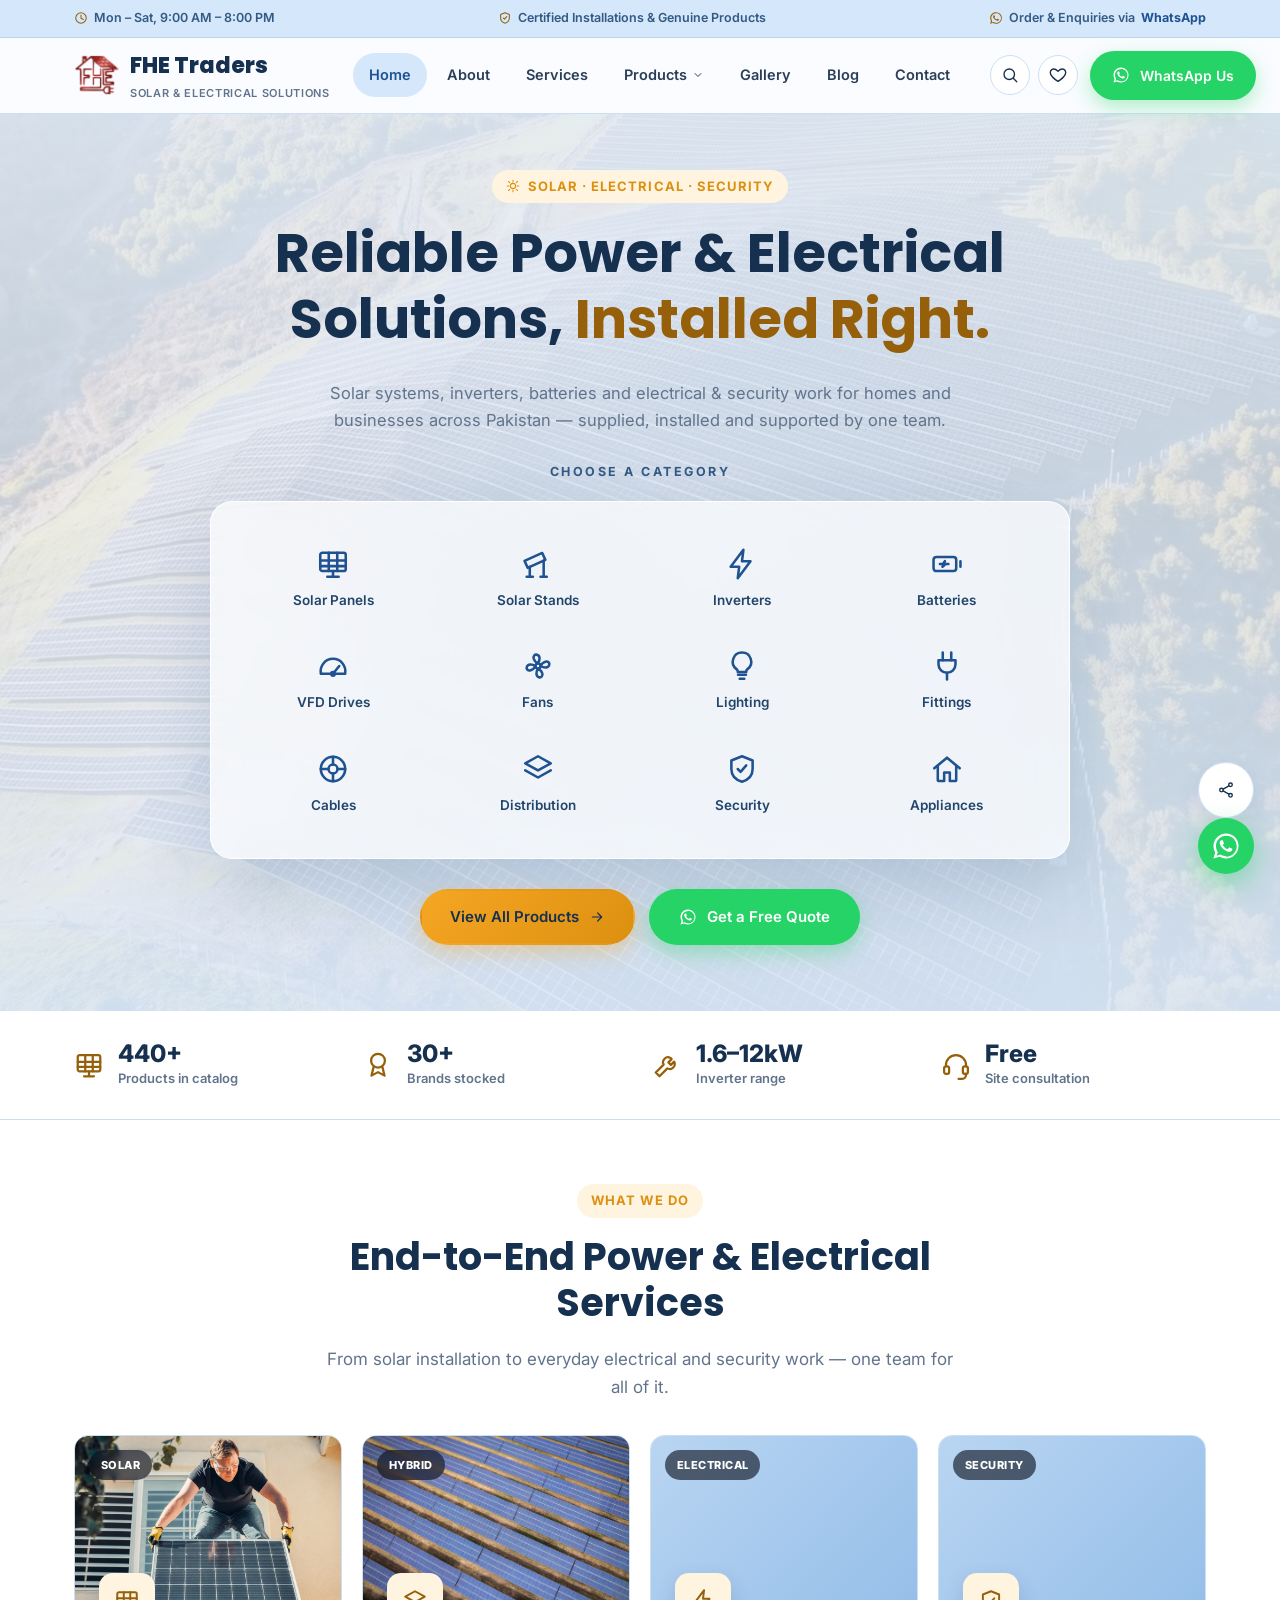
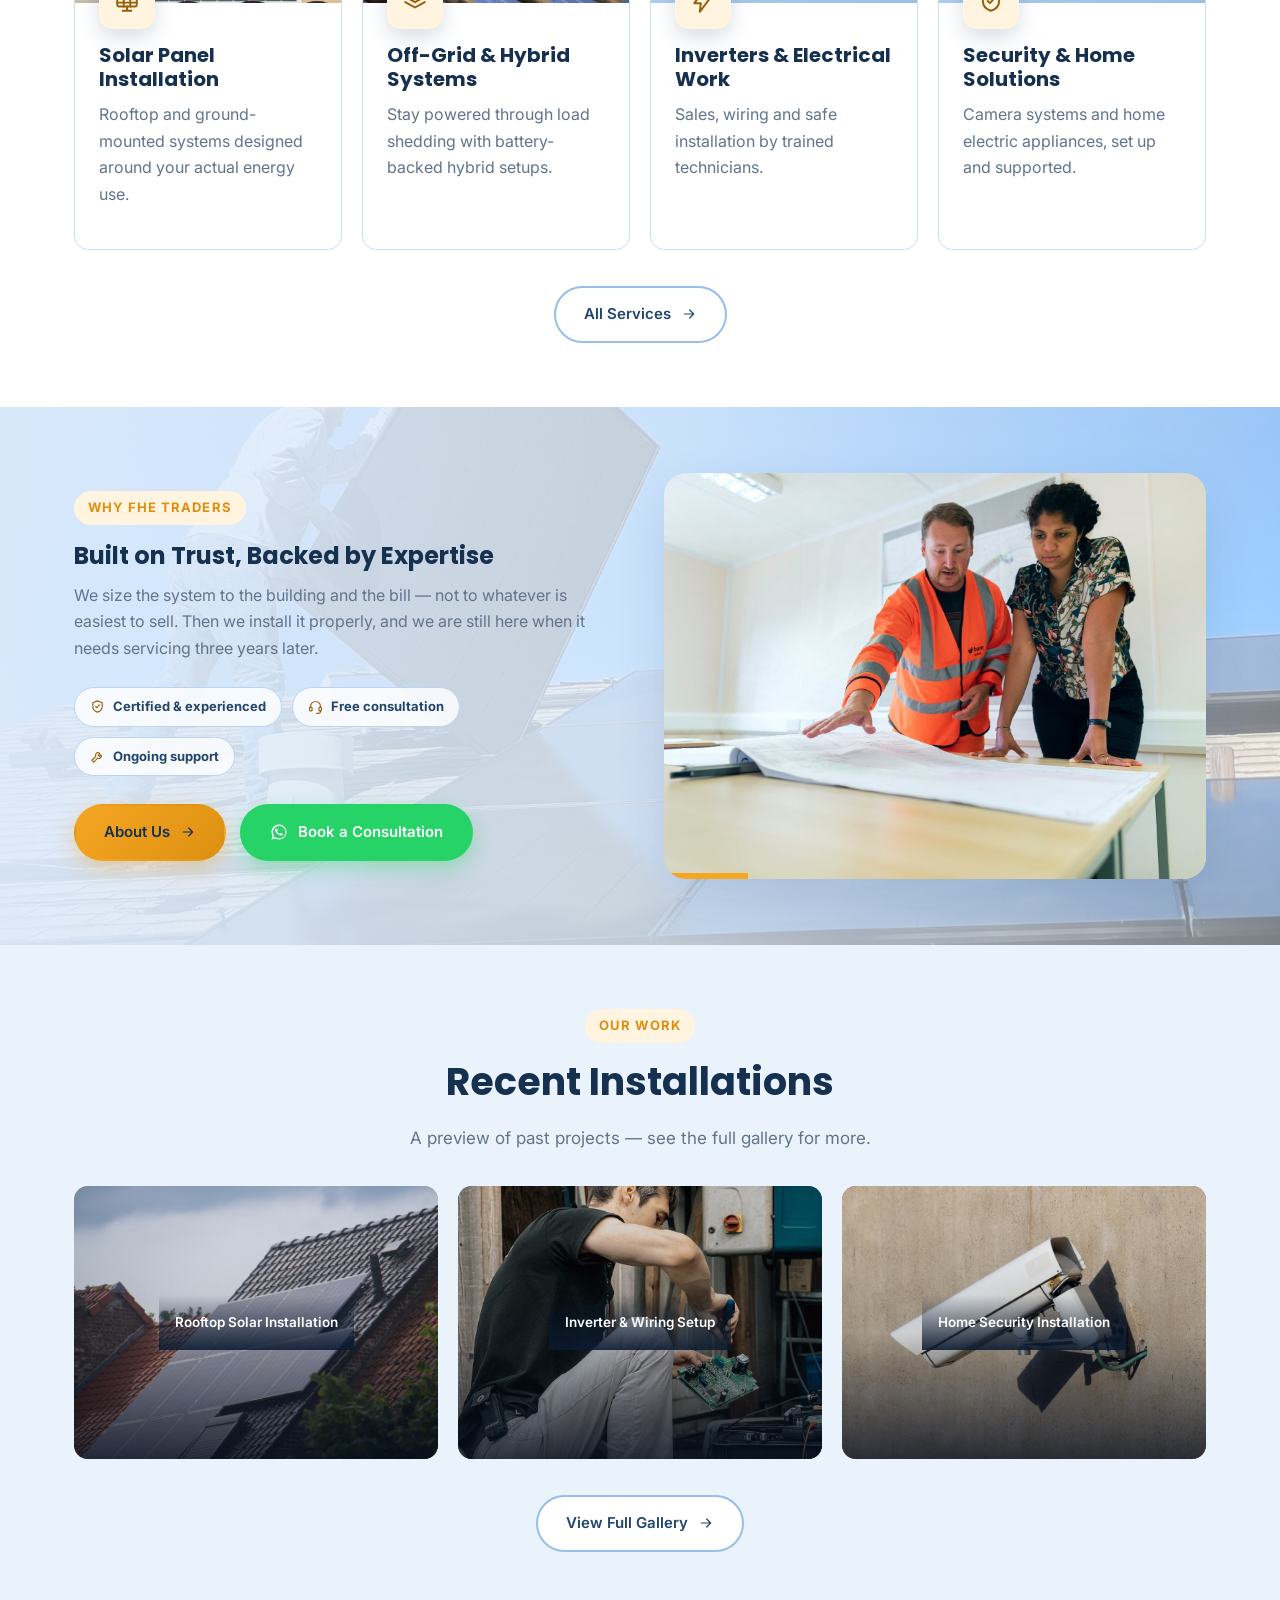
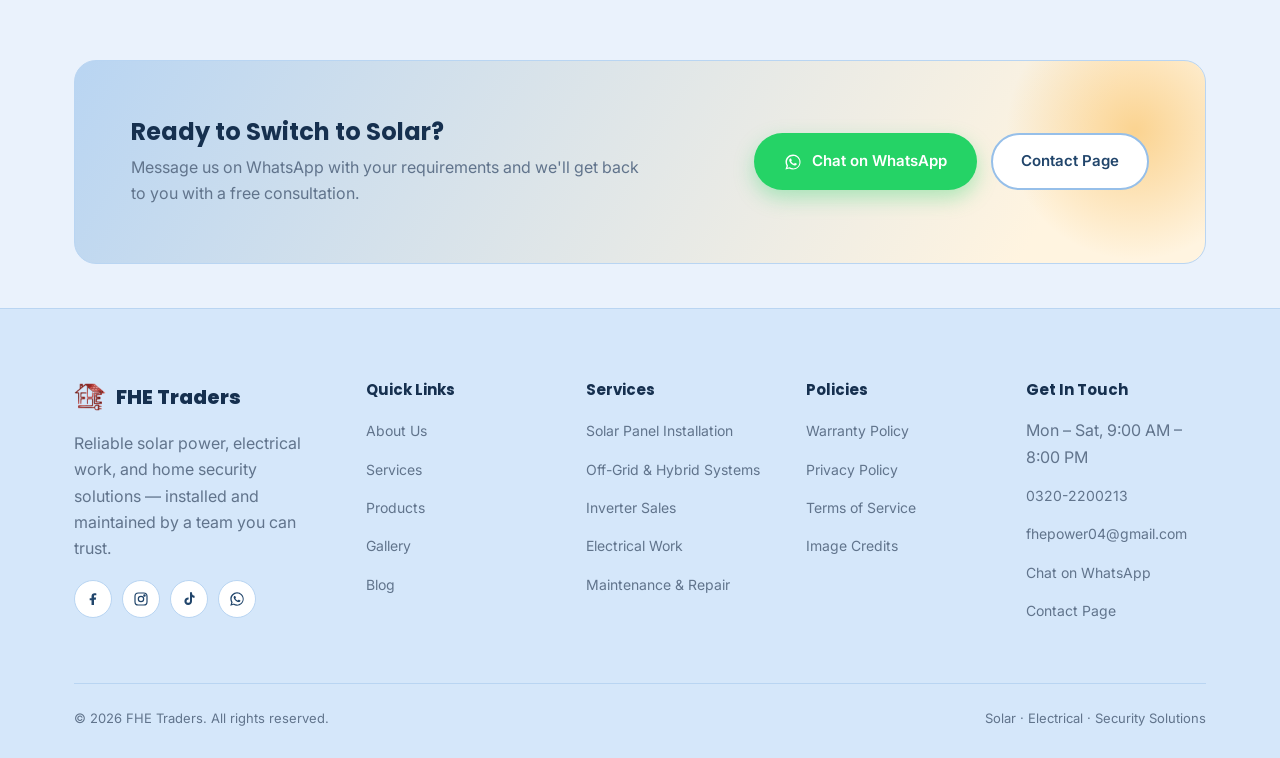
<file: index.html>
<!doctype html>
<html lang="en">
<head>
<meta charset="UTF-8">
<meta name="viewport" content="width=device-width, initial-scale=1.0">
<title>FHE Traders — Solar, Electrical & Security Solutions</title>
<meta name="description" content="FHE Traders provides solar panel installation, off-grid & hybrid systems, inverters, electrical work, and home security solutions. Chat with us on WhatsApp for a quote.">
<link rel="icon" type="image/png" href="images/site/favicon-32.png">
<link rel="preconnect" href="https://fonts.googleapis.com">
<link rel="preconnect" href="https://fonts.gstatic.com" crossorigin>
<link href="https://fonts.googleapis.com/css2?family=Inter:wght@400;500;600;700&family=Poppins:wght@600;700;800&display=swap" rel="stylesheet">
<link rel="stylesheet" href="css/style.css?v=20260926-photos">
<!-- Without JS the intro can never run, so undo the state it starts in. -->
<noscript><style>
.brand-intro { display: none; }
body.intro-pending { overflow: auto; }
body.intro-pending .logo .logo-mark img,
body.intro-pending .hero-inner > * { opacity: 1; transform: none; }
</style></noscript>
</head>
<body class="intro-pending">

<!-- Brand intro: the logo lands centre-screen, then flies to its slot in the
     header while the hero copy fades up behind it. js/intro.js drives it and
     removes .intro-pending if anything goes wrong, so the page can never be
     left hidden. -->
<div class="brand-intro" id="brand-intro" aria-hidden="true">
  <div class="brand-intro-stage" id="brand-intro-stage">
    <!-- Outline traced from the logo artwork; each path draws itself via
         stroke-dashoffset (pathLength="1" normalises the lengths), then the
         finished PNG cross-fades in over it. -->
    <svg class="brand-intro-draw" viewBox="0 0 512 512" fill="none" stroke="currentColor"
         stroke-width="2.6" stroke-linecap="round" stroke-linejoin="round">
        <path pathLength="1" d="M93.0 48.0L92.0 120.0L21.0 180.0L15.0 187.0L17.0 194.0L27.0 197.0L63.0 197.0L65.0 199.0L66.0 362.0L69.0 366.0L73.0 367.0L79.0 364.0L83.0 360.0L84.0 353.0L83.0 200.0L81.0 190.0L76.0 184.0L51.0 183.0L50.0 181.0L96.0 142.0L100.0 137.0L187.0 66.0L190.0 66.0L208.0 84.0L209.0 91.0L209.0 257.0L211.0 261.0L217.0 265.0L230.0 265.0L236.0 267.0L287.0 267.0L298.0 263.0L302.0 258.0L302.0 188.0L298.0 183.0L293.0 183.0L288.0 188.0L288.0 245.0L285.0 251.0L225.0 252.0L223.0 250.0L223.0 129.0L225.0 119.0L224.0 109.0L229.0 106.0L298.0 170.0L386.0 171.0L396.0 175.0L402.0 180.0L401.0 182.0L324.0 183.0L314.0 194.0L313.0 203.0L316.0 212.0L315.0 225.0L317.0 228.0L318.0 360.0L323.0 367.0L414.0 368.0L427.0 366.0L443.0 366.0L445.0 364.0L446.0 333.0L439.0 327.0L382.0 327.0L366.0 326.0L364.0 324.0L364.0 299.0L367.0 295.0L387.0 292.0L419.0 290.0L422.0 287.0L421.0 255.0L418.0 252.0L414.0 251.0L365.0 251.0L365.0 229.0L367.0 227.0L370.0 229.0L374.0 226.0L382.0 227.0L384.0 225.0L392.0 224.0L427.0 224.0L440.0 222.0L445.0 218.0L446.0 200.0L448.0 198.0L478.0 197.0L482.0 195.0L494.0 194.0L495.0 187.0L396.0 101.0L378.0 87.0L375.0 88.0L373.0 86.0L373.0 82.0L370.0 81.0L331.0 44.0L189.0 43.0L182.0 45.0L148.0 74.0L143.0 71.0L143.0 51.0L140.0 50.0L141.0 48.0L139.0 46.0L103.0 45.0L95.0 46.0Z"/>
        <path pathLength="1" d="M66.0 395.0L66.0 427.0L70.0 431.0L323.0 432.0L331.0 448.0L341.0 459.0L351.0 465.0L362.0 468.0L400.0 468.0L404.0 465.0L404.0 454.0L406.0 451.0L436.0 451.0L442.0 448.0L442.0 443.0L432.0 435.0L413.0 434.0L405.0 432.0L405.0 416.0L408.0 413.0L422.0 411.0L440.0 411.0L442.0 409.0L442.0 403.0L440.0 403.0L437.0 399.0L407.0 395.0L405.0 393.0L404.0 385.0L395.0 378.0L362.0 378.0L350.0 381.0L338.0 388.0L331.0 395.0L324.0 408.0L324.0 411.0L321.0 414.0L316.0 415.0L90.0 414.0L87.0 412.0L88.0 409.0L95.0 409.0L104.0 405.0L121.0 404.0L153.0 405.0L171.0 403.0L294.0 403.0L299.0 401.0L302.0 397.0L302.0 284.0L296.0 278.0L215.0 278.0L210.0 282.0L209.0 287.0L210.0 363.0L213.0 366.0L219.0 366.0L222.0 363.0L223.0 299.0L226.0 292.0L285.0 291.0L288.0 294.0L288.0 382.0L285.0 386.0L264.0 386.0L247.0 388.0L217.0 388.0L204.0 386.0L172.0 388.0L116.0 388.0L107.0 386.0L88.0 386.0L74.0 388.0Z"/>
        <path pathLength="1" d="M192.0 183.0L108.0 183.0L103.0 187.0L103.0 260.0L107.0 264.0L114.0 265.0L115.0 267.0L136.0 270.0L139.0 273.0L145.0 275.0L144.0 277.0L107.0 278.0L103.0 282.0L102.0 360.0L105.0 366.0L111.0 367.0L117.0 360.0L116.0 342.0L117.0 336.0L119.0 334.0L120.0 295.0L123.0 292.0L171.0 291.0L176.0 284.0L176.0 256.0L174.0 253.0L163.0 251.0L121.0 251.0L118.0 249.0L117.0 245.0L119.0 240.0L121.0 200.0L125.0 198.0L193.0 198.0L197.0 196.0L198.0 188.0Z"/>
        <path pathLength="1" d="M416.0 196.0L419.0 199.0L420.0 205.0L424.0 206.0L420.0 209.0L357.0 209.0L351.0 212.0L346.0 217.0L344.0 223.0L347.0 261.0L350.0 264.0L354.0 265.0L357.0 269.0L376.0 271.0L382.0 275.0L381.0 277.0L354.0 277.0L348.0 281.0L347.0 314.0L345.0 328.0L349.0 339.0L351.0 339.0L352.0 342.0L358.0 341.0L360.0 343.0L395.0 342.0L407.0 346.0L408.0 349.0L406.0 351.0L336.0 352.0L333.0 349.0L334.0 203.0L338.0 199.0L345.0 202.0L352.0 200.0L361.0 200.0L375.0 203.0L394.0 202.0L407.0 199.0L410.0 196.0Z"/>
        <path pathLength="1" d="M384.0 396.0L387.0 399.0L386.0 406.0L384.0 406.0L385.0 412.0L382.0 415.0L381.0 419.0L382.0 423.0L380.0 444.0L382.0 448.0L378.0 450.0L362.0 451.0L356.0 450.0L346.0 445.0L341.0 440.0L337.0 429.0L338.0 416.0L341.0 410.0L351.0 400.0L360.0 396.0Z"/>
        <path pathLength="1" d="M115.0 76.0L119.0 81.0L122.0 94.0L113.0 103.0L110.0 104.0L109.0 79.0L111.0 76.0Z"/>
        <path pathLength="1" d="M411.0 156.0L441.0 156.0Z"/>
    </svg>
    <img id="brand-intro-logo" class="brand-intro-logo" src="images/site/logo.png" alt="">
  </div>
</div>

<svg style="display:none" aria-hidden="true">
  <symbol id="icon-sun" viewBox="0 0 24 24" fill="none" stroke="currentColor" stroke-width="1.8" stroke-linecap="round" stroke-linejoin="round"><circle cx="12" cy="12" r="4.5"/><path d="M12 2v3M12 19v3M4.2 4.2l2.1 2.1M17.7 17.7l2.1 2.1M2 12h3M19 12h3M4.2 19.8l2.1-2.1M17.7 6.3l2.1-2.1"/></symbol>
  <symbol id="icon-panel" viewBox="0 0 24 24" fill="none" stroke="currentColor" stroke-width="1.8" stroke-linecap="round" stroke-linejoin="round"><rect x="3" y="4" width="18" height="13" rx="1.5"/><path d="M3 9.5h18M3 13.5h18M9 4v13M15 4v13"/><path d="M8 21h8M12 17v4"/></symbol>
  <symbol id="icon-battery" viewBox="0 0 24 24" fill="none" stroke="currentColor" stroke-width="1.8" stroke-linecap="round" stroke-linejoin="round"><rect x="2.5" y="7" width="16" height="10" rx="2"/><path d="M21.5 10v4"/><path d="M7 12h2.2L10.5 10 8.8 14 11 12H13"/></symbol>
  <symbol id="icon-zap" viewBox="0 0 24 24" fill="none" stroke="currentColor" stroke-width="1.8" stroke-linecap="round" stroke-linejoin="round"><path d="M13 2 4 14h6l-1 8 9-12h-6l1-8Z"/></symbol>
  <symbol id="icon-wrench" viewBox="0 0 24 24" fill="none" stroke="currentColor" stroke-width="1.8" stroke-linecap="round" stroke-linejoin="round"><path d="M14.7 6.3a4 4 0 0 0-5.4 5.4L3 18l3 3 6.3-6.3a4 4 0 0 0 5.4-5.4l-2.6 2.6-2-2 2.6-2.6Z"/></symbol>
  <symbol id="icon-shield" viewBox="0 0 24 24" fill="none" stroke="currentColor" stroke-width="1.8" stroke-linecap="round" stroke-linejoin="round"><path d="M12 3 4.5 6v6c0 4.5 3.2 7.7 7.5 9 4.3-1.3 7.5-4.5 7.5-9V6L12 3Z"/><path d="M9 12l2 2 4-4.5"/></symbol>
  <symbol id="icon-home" viewBox="0 0 24 24" fill="none" stroke="currentColor" stroke-width="1.8" stroke-linecap="round" stroke-linejoin="round"><path d="M3 11.5 12 4l9 7.5"/><path d="M5.5 10v9.5a1 1 0 0 0 1 1H10v-6h4v6h3.5a1 1 0 0 0 1-1V10"/></symbol>
  <symbol id="icon-headset" viewBox="0 0 24 24" fill="none" stroke="currentColor" stroke-width="1.8" stroke-linecap="round" stroke-linejoin="round"><path d="M4 13v-1a8 8 0 0 1 16 0v1"/><rect x="2.5" y="13" width="4" height="6" rx="1.5"/><rect x="17.5" y="13" width="4" height="6" rx="1.5"/><path d="M20 19v1a3 3 0 0 1-3 3h-3"/></symbol>
  <symbol id="icon-layers" viewBox="0 0 24 24" fill="none" stroke="currentColor" stroke-width="1.8" stroke-linecap="round" stroke-linejoin="round"><path d="m12 3 9 5-9 5-9-5 9-5Z"/><path d="m3 13 9 5 9-5"/></symbol>
  <symbol id="icon-clock" viewBox="0 0 24 24" fill="none" stroke="currentColor" stroke-width="1.8" stroke-linecap="round" stroke-linejoin="round"><circle cx="12" cy="12" r="9"/><path d="M12 7v5.5l4 2"/></symbol>
  <symbol id="icon-phone" viewBox="0 0 24 24" fill="none" stroke="currentColor" stroke-width="1.8" stroke-linecap="round" stroke-linejoin="round"><path d="M6 3h3l1.5 5-2.3 1.7a12.5 12.5 0 0 0 6.1 6.1L16 13.5l5 1.5v3a2 2 0 0 1-2.2 2A17 17 0 0 1 4 5.2 2 2 0 0 1 6 3Z"/></symbol>
  <symbol id="icon-mail" viewBox="0 0 24 24" fill="none" stroke="currentColor" stroke-width="1.8" stroke-linecap="round" stroke-linejoin="round"><rect x="2.5" y="5" width="19" height="14" rx="2"/><path d="m3 6.5 9 6.5 9-6.5"/></symbol>
  <symbol id="icon-whatsapp" viewBox="0 0 32 32" fill="currentColor"><path d="M16.02 2.67C8.65 2.67 2.67 8.65 2.67 16.02c0 2.5.68 4.85 1.86 6.87L2.5 29.33l6.6-1.98a13.3 13.3 0 0 0 6.92 1.9h.01c7.37 0 13.35-5.98 13.35-13.35 0-3.57-1.39-6.92-3.91-9.44a13.26 13.26 0 0 0-9.45-3.79Zm0 24.3h-.01a11.06 11.06 0 0 1-5.64-1.55l-.4-.24-3.92 1.18 1.19-3.82-.26-.4a11.06 11.06 0 0 1-1.7-5.92c0-6.12 4.98-11.1 11.11-11.1 2.97 0 5.76 1.16 7.85 3.26a11.02 11.02 0 0 1 3.25 7.85c0 6.13-4.98 11.11-11.1 11.11h.01v.01Zm6.08-8.32c-.33-.17-1.97-.97-2.28-1.08-.31-.11-.53-.17-.75.17-.22.33-.86 1.08-1.05 1.3-.19.22-.39.25-.72.08-.33-.17-1.4-.52-2.66-1.65-.98-.88-1.65-1.96-1.84-2.29-.19-.33-.02-.5.15-.67.15-.15.33-.39.5-.58.17-.19.22-.33.33-.55.11-.22.06-.42-.03-.58-.08-.17-.75-1.81-1.03-2.48-.27-.65-.55-.56-.75-.57h-.64c-.22 0-.58.08-.88.42-.3.33-1.16 1.13-1.16 2.76 0 1.63 1.19 3.2 1.36 3.42.17.22 2.34 3.57 5.67 5.01.79.34 1.41.55 1.89.7.79.25 1.51.21 2.08.13.63-.09 1.97-.8 2.24-1.58.28-.77.28-1.44.19-1.58-.08-.14-.3-.22-.63-.39Z"/></symbol>
  <symbol id="icon-facebook" viewBox="0 0 24 24" fill="currentColor"><path d="M13.5 21v-8h2.7l.4-3.1h-3.1V8c0-.9.25-1.5 1.55-1.5H17V3.7C16.6 3.65 15.5 3.5 14.2 3.5c-2.6 0-4.4 1.6-4.4 4.5v2.9H7v3.1h2.8V21h3.7Z"/></symbol>
  <symbol id="icon-tiktok" viewBox="0 0 24 24" fill="currentColor"><path d="M16.5 2h-3v13.2a2.6 2.6 0 1 1-2.1-2.55V9.6a5.7 5.7 0 1 0 5.1 5.67V8.9a6.5 6.5 0 0 0 3.9 1.28V7.1a3.6 3.6 0 0 1-3.9-3.6V2Z"/></symbol>
  <symbol id="icon-instagram" viewBox="0 0 24 24" fill="none" stroke="currentColor" stroke-width="1.8" stroke-linecap="round" stroke-linejoin="round"><rect x="3" y="3" width="18" height="18" rx="5"/><circle cx="12" cy="12" r="4"/><circle cx="17.2" cy="6.8" r="1"/></symbol>
  <symbol id="icon-arrow-right" viewBox="0 0 24 24" fill="none" stroke="currentColor" stroke-width="1.8" stroke-linecap="round" stroke-linejoin="round"><path d="M5 12h14M13 6l6 6-6 6"/></symbol>
  <symbol id="icon-check" viewBox="0 0 24 24" fill="none" stroke="currentColor" stroke-width="2" stroke-linecap="round" stroke-linejoin="round"><path d="M20 6 9 17l-5-5"/></symbol>
  <symbol id="icon-image" viewBox="0 0 24 24" fill="none" stroke="currentColor" stroke-width="1.8" stroke-linecap="round" stroke-linejoin="round"><rect x="3" y="4" width="18" height="16" rx="2"/><circle cx="8.5" cy="9.5" r="1.7"/><path d="m21 16-5.5-5.5L4 21"/></symbol>
  <symbol id="icon-award" viewBox="0 0 24 24" fill="none" stroke="currentColor" stroke-width="1.8" stroke-linecap="round" stroke-linejoin="round"><circle cx="12" cy="8.5" r="5.5"/><path d="m8.5 13.5-1.7 7 5.2-2.8 5.2 2.8-1.7-7"/></symbol>
  <symbol id="icon-tool-alt" viewBox="0 0 24 24" fill="none" stroke="currentColor" stroke-width="1.8" stroke-linecap="round" stroke-linejoin="round"><path d="M11 4a3 3 0 0 1 3.9 2.9c0 .4-.07.77-.2 1.1l6 6a2.1 2.1 0 0 1-3 3l-6-6a3 3 0 0 1-4-3.6L9.5 9.2 7.3 7 8 4.3 10 4Z"/></symbol>
  <symbol id="icon-search" viewBox="0 0 24 24" fill="none" stroke="currentColor" stroke-width="1.8" stroke-linecap="round" stroke-linejoin="round"><circle cx="11" cy="11" r="7"/><path d="m21 21-4.3-4.3"/></symbol>
  <symbol id="icon-heart" viewBox="0 0 24 24" fill="none" stroke="currentColor" stroke-width="1.8" stroke-linecap="round" stroke-linejoin="round"><path d="M12 20.5s-7.5-4.6-9.7-9.3C.8 7.8 2.4 4.5 5.8 4c2.1-.3 3.9.8 6.2 3 2.3-2.2 4.1-3.3 6.2-3 3.4.5 5 3.8 3.5 7.2C19.5 15.9 12 20.5 12 20.5Z"/></symbol>
  <symbol id="icon-chevron-down" viewBox="0 0 24 24" fill="none" stroke="currentColor" stroke-width="2" stroke-linecap="round" stroke-linejoin="round"><path d="m6 9 6 6 6-6"/></symbol>
  <symbol id="icon-x" viewBox="0 0 24 24" fill="none" stroke="currentColor" stroke-width="2" stroke-linecap="round" stroke-linejoin="round"><path d="M18 6 6 18M6 6l12 12"/></symbol>
  <symbol id="icon-arrow-up" viewBox="0 0 24 24" fill="none" stroke="currentColor" stroke-width="2" stroke-linecap="round" stroke-linejoin="round"><path d="M12 19V5M6 11l6-6 6 6"/></symbol>
  <symbol id="icon-plug" viewBox="0 0 24 24" fill="none" stroke="currentColor" stroke-width="1.8" stroke-linecap="round" stroke-linejoin="round"><path d="M9 2.5v5.5M15 2.5v5.5"/><path d="M6 8h12v2.8a6 6 0 0 1-12 0V8Z"/><path d="M12 16.8V21.5"/></symbol>
  <symbol id="icon-stand" viewBox="0 0 24 24" fill="none" stroke="currentColor" stroke-width="1.8" stroke-linecap="round" stroke-linejoin="round"><path d="M2.5 9.8 15 4.2l2.2 4.9L4.7 14.7 2.5 9.8Z"/><path d="M6.2 14V21M16 9.6V21M4 21h4.4M13.8 21h4.4"/></symbol>
  <symbol id="icon-gauge" viewBox="0 0 24 24" fill="none" stroke="currentColor" stroke-width="1.8" stroke-linecap="round" stroke-linejoin="round"><path d="M3.5 17.5a8.7 8.7 0 1 1 17 0"/><path d="M12 17.5 16.4 12"/><circle cx="12" cy="17.5" r="1.3"/><path d="M3.5 17.5h17"/></symbol>
  <symbol id="icon-fan" viewBox="0 0 24 24" fill="none" stroke="currentColor" stroke-width="1.8" stroke-linecap="round" stroke-linejoin="round"><circle cx="12" cy="12" r="1.8"/><path d="M12 10.2c1.6-2.6 1.5-5.4-.6-6.1-1.7-.6-3 .9-2.4 2.8.4 1.4 1.6 2.6 3 3.3Z"/><path d="M13.8 12c2.6 1.6 5.4 1.5 6.1-.6.6-1.7-.9-3-2.8-2.4-1.4.4-2.6 1.6-3.3 3Z"/><path d="M12 13.8c-1.6 2.6-1.5 5.4.6 6.1 1.7.6 3-.9 2.4-2.8-.4-1.4-1.6-2.6-3-3.3Z"/><path d="M10.2 12c-2.6-1.6-5.4-1.5-6.1.6-.6 1.7.9 3 2.8 2.4 1.4-.4 2.6-1.6 3.3-3Z"/></symbol>
  <symbol id="icon-cable" viewBox="0 0 24 24" fill="none" stroke="currentColor" stroke-width="1.8" stroke-linecap="round" stroke-linejoin="round"><circle cx="12" cy="12" r="8.6"/><circle cx="12" cy="12" r="3.2"/><path d="M12 3.4v5.4M12 15.2v5.4M3.4 12h5.4M15.2 12h5.4"/></symbol>
  <symbol id="icon-bulb" viewBox="0 0 24 24" fill="none" stroke="currentColor" stroke-width="1.8" stroke-linecap="round" stroke-linejoin="round"><path d="M9.2 18.2h5.6M10.4 21h3.2"/><path d="M12 2.5a6.5 6.5 0 0 0-3.9 11.7c.5.4.9 1 .9 1.7v.3h6v-.3c0-.7.4-1.3.9-1.7A6.5 6.5 0 0 0 12 2.5Z"/></symbol>
  <symbol id="icon-share" viewBox="0 0 24 24" fill="none" stroke="currentColor" stroke-width="1.8" stroke-linecap="round" stroke-linejoin="round"><circle cx="18" cy="5" r="2.4"/><circle cx="6" cy="12" r="2.4"/><circle cx="18" cy="19" r="2.4"/><path d="m8.2 10.8 7.6-4.4M8.2 13.2l7.6 4.4"/></symbol>
</svg>

<div class="utility-bar">
  <div class="container">
    <div class="utility-item"><svg width="14" height="14"><use href="#icon-clock"/></svg> Mon &ndash; Sat, 9:00 AM &ndash; 8:00 PM</div>
    <div class="utility-item"><svg width="14" height="14"><use href="#icon-shield"/></svg> Certified Installations &amp; Genuine Products</div>
    <div class="utility-item"><svg width="14" height="14"><use href="#icon-whatsapp"/></svg> Order &amp; Enquiries via <a href="#" data-whatsapp data-msg="Hi FHE Traders, I'd like to get in touch.">WhatsApp</a></div>
  </div>
</div>

<header class="site-header">
  <div class="container">
    <a href="index.html" class="logo">
      <span class="logo-mark"><img src="images/site/logo-mark.png" alt="" width="46" height="46" decoding="async"></span>
      <span>FHE Traders<small>Solar &amp; Electrical Solutions</small></span>
    </a>
    <nav class="main-nav">
      <a href="index.html">Home</a>
      <a href="about.html">About</a>
      <a href="services.html">Services</a>
      <div class="nav-dropdown" id="categories-dropdown">
        <a href="products.html">Products <span class="chev-btn" aria-hidden="true"><svg class="chev" width="12" height="12"><use href="#icon-chevron-down"/></svg></span></a>
        <div class="nav-dropdown-panel">
          <a href="products.html#solar-panels" class="nav-dropdown-item cat-solar"><svg><use href="#icon-panel"/></svg> Solar Panels</a>
          <a href="products.html#solar-stands" class="nav-dropdown-item cat-stands"><svg><use href="#icon-stand"/></svg> Solar Stands</a>
          <a href="products.html#inverters" class="nav-dropdown-item cat-inverter"><svg><use href="#icon-zap"/></svg> Inverters</a>
          <a href="products.html#batteries" class="nav-dropdown-item cat-battery"><svg><use href="#icon-battery"/></svg> Lithium Batteries</a>
          <a href="products.html#vfd" class="nav-dropdown-item cat-vfd"><svg><use href="#icon-gauge"/></svg> VFD Drives</a>
          <a href="products.html#fans" class="nav-dropdown-item cat-fans"><svg><use href="#icon-fan"/></svg> Fans</a>
          <a href="products.html#lighting" class="nav-dropdown-item cat-lighting"><svg><use href="#icon-bulb"/></svg> Lighting</a>
          <a href="products.html#fittings" class="nav-dropdown-item cat-fittings"><svg><use href="#icon-plug"/></svg> Electrical Fittings</a>
          <a href="products.html#wiring" class="nav-dropdown-item cat-wiring"><svg><use href="#icon-cable"/></svg> Wiring &amp; Cables</a>
          <a href="products.html#distribution" class="nav-dropdown-item cat-distribution"><svg><use href="#icon-layers"/></svg> Distribution &amp; Breakers</a>
          <a href="products.html#security" class="nav-dropdown-item cat-security"><svg><use href="#icon-shield"/></svg> Security Systems</a>
          <a href="products.html#appliances" class="nav-dropdown-item cat-appliances"><svg><use href="#icon-home"/></svg> Home Appliances</a>
          <a href="products.html" class="nav-dropdown-item view-all">View All Products <svg width="14" height="14"><use href="#icon-arrow-right"/></svg></a>

        </div>
      </div>
      <a href="gallery.html">Gallery</a>
      <a href="blog.html">Blog</a>
      <a href="contact.html">Contact</a>
    </nav>
    <div class="header-actions">
      <button class="icon-btn" id="search-toggle-btn" aria-label="Search products"><svg width="18" height="18"><use href="#icon-search"/></svg></button>
      <a href="wishlist.html" class="icon-btn" id="wishlist-header-btn" aria-label="Wishlist">
        <svg width="18" height="18"><use href="#icon-heart"/></svg>
        <span class="icon-badge-count" id="wishlist-count" hidden>0</span>
      </a>
      <a href="#" class="btn btn-whatsapp btn-sm" data-whatsapp data-msg="Hi FHE Traders, I'd like to get a quote.">
        <svg width="18" height="18"><use href="#icon-whatsapp"/></svg><span class="label">WhatsApp Us</span>
      </a>
      <button class="nav-toggle" aria-label="Toggle menu"><span></span><span></span><span></span></button>
    </div>
  </div>
  <div class="search-panel" id="search-panel">
    <div class="container">
      <div class="search-input-wrap">
        <svg class="search-icon" width="18" height="18"><use href="#icon-search"/></svg>
        <input type="text" id="search-input" placeholder="Search products (e.g. inverter, battery, solar panel)..." autocomplete="off">
      </div>
      <div class="search-results" id="search-results"></div>
    </div>
  </div>
</header>



<main>

  <section class="hero hero-media-on">
    <div class="hero-media">
      <!-- Poster shows first and stays put for reduced-motion viewers -->
      <img class="hero-fallback" src="images/site/hero-poster.jpg" alt="" aria-hidden="true">
      <video autoplay muted loop playsinline preload="metadata"
             poster="images/site/hero-poster.jpg" aria-hidden="true"
             onerror="this.remove()">
        <source src="images/site/hero.mp4" type="video/mp4">
      </video>
    </div>
    <div class="hero-scrim"></div>
    <div class="container">
      <div class="hero-inner">
        <div class="eyebrow"><svg width="14" height="14"><use href="#icon-sun"/></svg> Solar &middot; Electrical &middot; Security</div>
        <h1>Reliable Power &amp; Electrical Solutions, <span class="accent">Installed Right.</span></h1>
        <p class="lead">Solar systems, inverters, batteries and electrical &amp; security work for homes and businesses across Pakistan &mdash; supplied, installed and supported by one team.</p>

        <!-- Category chooser: every tile deep-links to the filtered products page -->
        <span class="choose-label">Choose a Category</span>
        <nav class="cat-chooser" aria-label="Product categories">
          <div class="cat-chooser-grid">
            <a class="cat-tile" href="products.html#solar-panels"><svg><use href="#icon-panel"/></svg><span>Solar Panels</span></a>
            <a class="cat-tile" href="products.html#solar-stands"><svg><use href="#icon-stand"/></svg><span>Solar Stands</span></a>
            <a class="cat-tile" href="products.html#inverters"><svg><use href="#icon-zap"/></svg><span>Inverters</span></a>
            <a class="cat-tile" href="products.html#batteries"><svg><use href="#icon-battery"/></svg><span>Batteries</span></a>
            <a class="cat-tile" href="products.html#vfd"><svg><use href="#icon-gauge"/></svg><span>VFD Drives</span></a>
            <a class="cat-tile" href="products.html#fans"><svg><use href="#icon-fan"/></svg><span>Fans</span></a>
            <a class="cat-tile" href="products.html#lighting"><svg><use href="#icon-bulb"/></svg><span>Lighting</span></a>
            <a class="cat-tile" href="products.html#fittings"><svg><use href="#icon-plug"/></svg><span>Fittings</span></a>
            <a class="cat-tile" href="products.html#wiring"><svg><use href="#icon-cable"/></svg><span>Cables</span></a>
            <a class="cat-tile" href="products.html#distribution"><svg><use href="#icon-layers"/></svg><span>Distribution</span></a>
            <a class="cat-tile" href="products.html#security"><svg><use href="#icon-shield"/></svg><span>Security</span></a>
            <a class="cat-tile" href="products.html#appliances"><svg><use href="#icon-home"/></svg><span>Appliances</span></a>
          </div>
        </nav>

        <div class="hero-actions">
          <a href="products.html" class="btn btn-primary">View All Products <svg width="16" height="16"><use href="#icon-arrow-right"/></svg></a>
          <a href="#" class="btn btn-whatsapp" data-whatsapp data-msg="Hi FHE Traders, I'd like a free consultation.">
            <svg width="18" height="18"><use href="#icon-whatsapp"/></svg> Get a Free Quote
          </a>
        </div>
      </div>
    </div>
  </section>

  <section class="stat-strip">
    <div class="container">
      <div class="stat-item">
        <svg width="30" height="30"><use href="#icon-panel"/></svg>
        <div><div class="stat-num">440+</div><div class="stat-label">Products in catalog</div></div>
      </div>
      <div class="stat-item">
        <svg width="30" height="30"><use href="#icon-award"/></svg>
        <div><div class="stat-num">30+</div><div class="stat-label">Brands stocked</div></div>
      </div>
      <div class="stat-item">
        <svg width="30" height="30"><use href="#icon-wrench"/></svg>
        <div><div class="stat-num">1.6&ndash;12kW</div><div class="stat-label">Inverter range</div></div>
      </div>
      <div class="stat-item">
        <svg width="30" height="30"><use href="#icon-headset"/></svg>
        <div><div class="stat-num">Free</div><div class="stat-label">Site consultation</div></div>
      </div>
    </div>
  </section>

  <section class="section section-alt">
    <div class="container">
      <div class="section-head">
        <span class="eyebrow">What We Do</span>
        <h2>End-to-End Power &amp; Electrical Services</h2>
        <p>From solar installation to everyday electrical and security work &mdash; one team for all of it.</p>
      </div>
      <div class="grid grid-4">
        <div class="card service-card has-media">
          <div class="media-top">
            <span class="media-tag">Solar</span>
            <img src="images/site/svc-solar-install.jpg" alt="Solar Panel Installation" loading="lazy" decoding="async"
                 onerror="this.closest('.media-top').remove()">
          </div>
          <div class="service-body">
            <div class="icon-badge"><svg width="26" height="26"><use href="#icon-panel"/></svg></div>
            <h3>Solar Panel Installation</h3>
            <p>Rooftop and ground-mounted systems designed around your actual energy use.</p>
          </div>
        </div>
        <div class="card service-card has-media">
          <div class="media-top">
            <span class="media-tag">Hybrid</span>
            <img src="images/site/svc-offgrid.jpg" alt="Off-Grid and Hybrid Systems" loading="lazy" decoding="async"
                 onerror="this.closest('.media-top').remove()">
          </div>
          <div class="service-body">
            <div class="icon-badge"><svg width="26" height="26"><use href="#icon-layers"/></svg></div>
            <h3>Off-Grid &amp; Hybrid Systems</h3>
            <p>Stay powered through load shedding with battery-backed hybrid setups.</p>
          </div>
        </div>
        <div class="card service-card has-media">
          <div class="media-top">
            <span class="media-tag">Electrical</span>
            <img src="images/site/svc-electrical.jpg" alt="Inverters and Electrical Work" loading="lazy" decoding="async"
                 onerror="this.closest('.media-top').remove()">
          </div>
          <div class="service-body">
            <div class="icon-badge"><svg width="26" height="26"><use href="#icon-zap"/></svg></div>
            <h3>Inverters &amp; Electrical Work</h3>
            <p>Sales, wiring and safe installation by trained technicians.</p>
          </div>
        </div>
        <div class="card service-card has-media">
          <div class="media-top">
            <span class="media-tag">Security</span>
            <img src="images/site/svc-security.jpg" alt="Security and Home Solutions" loading="lazy" decoding="async"
                 onerror="this.closest('.media-top').remove()">
          </div>
          <div class="service-body">
            <div class="icon-badge"><svg width="26" height="26"><use href="#icon-shield"/></svg></div>
            <h3>Security &amp; Home Solutions</h3>
            <p>Camera systems and home electric appliances, set up and supported.</p>
          </div>
        </div>
      </div>
      <div class="text-center" style="margin-top:36px;">
        <a href="services.html" class="btn btn-outline-dark">All Services <svg width="16" height="16"><use href="#icon-arrow-right"/></svg></a>
      </div>
    </div>
  </section>


  <section class="photo-band">
    <img src="images/site/about-work.jpg" alt="Technician installing solar panels on a rooftop" loading="lazy" decoding="async">
    <div class="container">
      <div class="split">
        <div>
          <span class="eyebrow">Why FHE Traders</span>
          <h2>Built on Trust, Backed by Expertise</h2>
          <p>We size the system to the building and the bill &mdash; not to whatever is easiest to sell. Then we install it properly, and we are still here when it needs servicing three years later.</p>
          <div class="hero-badges" style="margin-top:26px;">
            <span class="hero-badge"><svg width="15" height="15"><use href="#icon-shield"/></svg> Certified &amp; experienced</span>
            <span class="hero-badge"><svg width="15" height="15"><use href="#icon-headset"/></svg> Free consultation</span>
            <span class="hero-badge"><svg width="15" height="15"><use href="#icon-wrench"/></svg> Ongoing support</span>
          </div>
          <div class="hero-actions" style="margin-top:28px;">
            <a href="about.html" class="btn btn-primary">About Us <svg width="16" height="16"><use href="#icon-arrow-right"/></svg></a>
            <a href="#" class="btn btn-whatsapp" data-whatsapp data-msg="Hi FHE Traders, I'd like to book a free site consultation.">
              <svg width="18" height="18"><use href="#icon-whatsapp"/></svg> Book a Consultation
            </a>
          </div>
        </div>
        <div class="split-media">
          <img src="images/site/svc-consultation.jpg" alt="FHE Traders reviewing a system plan with a customer" loading="lazy" decoding="async">
        </div>
      </div>
    </div>
  </section>

  <section class="section">
    <div class="container">
      <div class="section-head">
        <span class="eyebrow">Our Work</span>
        <h2>Recent Installations</h2>
        <p>A preview of past projects — see the full gallery for more.</p>
      </div>
      <div class="gallery-grid">
        <a href="gallery.html" class="gallery-item has-photo" data-category="solar-panels">
          <img src="images/site/gal-rooftop-solar.jpg" alt="Rooftop Solar Installation" loading="lazy" decoding="async"
               onerror="this.parentNode.classList.remove('has-photo');this.remove()">
          <svg><use href="#icon-panel"/></svg>
          <span class="gallery-caption">Rooftop Solar Installation</span>
        </a>
        <a href="gallery.html" class="gallery-item has-photo" data-category="inverters">
          <img src="images/site/gal-inverter.jpg" alt="Inverter and Wiring Setup" loading="lazy" decoding="async"
               onerror="this.parentNode.classList.remove('has-photo');this.remove()">
          <svg><use href="#icon-zap"/></svg>
          <span class="gallery-caption">Inverter &amp; Wiring Setup</span>
        </a>
        <a href="gallery.html" class="gallery-item has-photo" data-category="security">
          <img src="images/site/gal-security.jpg" alt="Home Security Installation" loading="lazy" decoding="async"
               onerror="this.parentNode.classList.remove('has-photo');this.remove()">
          <svg><use href="#icon-shield"/></svg>
          <span class="gallery-caption">Home Security Installation</span>
        </a>
      </div>
      <div class="text-center" style="margin-top:36px;">
        <a href="gallery.html" class="btn btn-outline-dark">View Full Gallery <svg width="16" height="16"><use href="#icon-arrow-right"/></svg></a>
      </div>
    </div>
  </section>

  <section class="section-tight">
    <div class="container">
      <div class="cta-banner">
        <div class="cta-text">
          <h2>Ready to Switch to Solar?</h2>
          <p>Message us on WhatsApp with your requirements and we'll get back to you with a free consultation.</p>
        </div>
        <div class="cta-actions">
          <a href="#" class="btn btn-whatsapp" data-whatsapp data-msg="Hi FHE Traders, I'd like a free consultation for solar installation.">
            <svg width="18" height="18"><use href="#icon-whatsapp"/></svg> Chat on WhatsApp
          </a>
          <a href="contact.html" class="btn btn-outline">Contact Page</a>
        </div>
      </div>
    </div>
  </section>

</main>

<footer class="site-footer">
  <div class="container">
    <div class="footer-grid">
      <div>
        <div class="footer-logo"><img src="images/site/logo-mark.png" alt="" width="32" height="32" loading="lazy" decoding="async"> FHE Traders</div>
        <p>Reliable solar power, electrical work, and home security solutions — installed and maintained by a team you can trust.</p>
        <div class="footer-social">
          <a href="#" aria-label="Facebook"><svg width="16" height="16"><use href="#icon-facebook"/></svg></a>
          <a href="https://www.instagram.com/futurehomeelect24/" target="_blank" rel="noopener" aria-label="Instagram"><svg width="16" height="16"><use href="#icon-instagram"/></svg></a>
          <a href="https://www.tiktok.com/@fhesolar24" target="_blank" rel="noopener" aria-label="TikTok"><svg width="16" height="16"><use href="#icon-tiktok"/></svg></a>
          <a href="#" data-whatsapp data-msg="Hi FHE Traders, I'd like to know more." aria-label="WhatsApp"><svg width="16" height="16"><use href="#icon-whatsapp"/></svg></a>
        </div>
      </div>
      <div class="footer-col">
        <h4>Quick Links</h4>
        <ul>
          <li><a href="about.html">About Us</a></li>
          <li><a href="services.html">Services</a></li>
          <li><a href="products.html">Products</a></li>
          <li><a href="gallery.html">Gallery</a></li>
          <li><a href="blog.html">Blog</a></li>
        </ul>
      </div>
      <div class="footer-col">
        <h4>Services</h4>
        <ul>
          <li><a href="services.html">Solar Panel Installation</a></li>
          <li><a href="services.html">Off-Grid &amp; Hybrid Systems</a></li>
          <li><a href="services.html">Inverter Sales</a></li>
          <li><a href="services.html">Electrical Work</a></li>
          <li><a href="services.html">Maintenance &amp; Repair</a></li>
        </ul>
      </div>
      <div class="footer-col">
        <h4>Policies</h4>
        <ul>
          <li><a href="warranty-policy.html">Warranty Policy</a></li>
          <li><a href="privacy-policy.html">Privacy Policy</a></li>
          <li><a href="terms-of-service.html">Terms of Service</a></li>
          <li><a href="image-credits.html">Image Credits</a></li>
        </ul>
      </div>
      <div class="footer-col">
        <h4>Get In Touch</h4>
        <ul>
          <li>Mon – Sat, 9:00 AM – 8:00 PM</li>
          <li><a href="tel:+923202200213">0320-2200213</a></li>
          <li><a href="mailto:fhepower04@gmail.com">fhepower04@gmail.com</a></li>
          <li><a href="#" data-whatsapp data-msg="Hi FHE Traders, I'd like to get in touch.">Chat on WhatsApp</a></li>
          <li><a href="contact.html">Contact Page</a></li>
        </ul>
      </div>
    </div>
    <div class="footer-bottom">
      <span>© <span data-year></span> FHE Traders. All rights reserved.</span>
      <span>Solar · Electrical · Security Solutions</span>
    </div>
  </div>
</footer>

<div class="side-toolbar">
  <button data-share aria-label="Share this page"><svg width="18" height="18"><use href="#icon-share"/></svg></button>
  <button data-scroll-top aria-label="Scroll to top"><svg width="18" height="18"><use href="#icon-arrow-up"/></svg></button>
</div>

<a href="#" class="wa-float" data-whatsapp data-msg="Hi FHE Traders, I'd like to enquire." aria-label="Chat on WhatsApp"><svg><use href="#icon-whatsapp"/></svg></a>

<script src="js/products-data.js?v=20260926-photos"></script>
<script src="js/wishlist.js?v=20260926-photos"></script>
<script src="js/search.js?v=20260926-photos"></script>
<script src="js/config.js?v=20260926-photos"></script>
<script src="js/main.js?v=20260926-photos"></script>
<script src="js/intro.js?v=20260926-photos"></script>
</body>
</html>
</file>
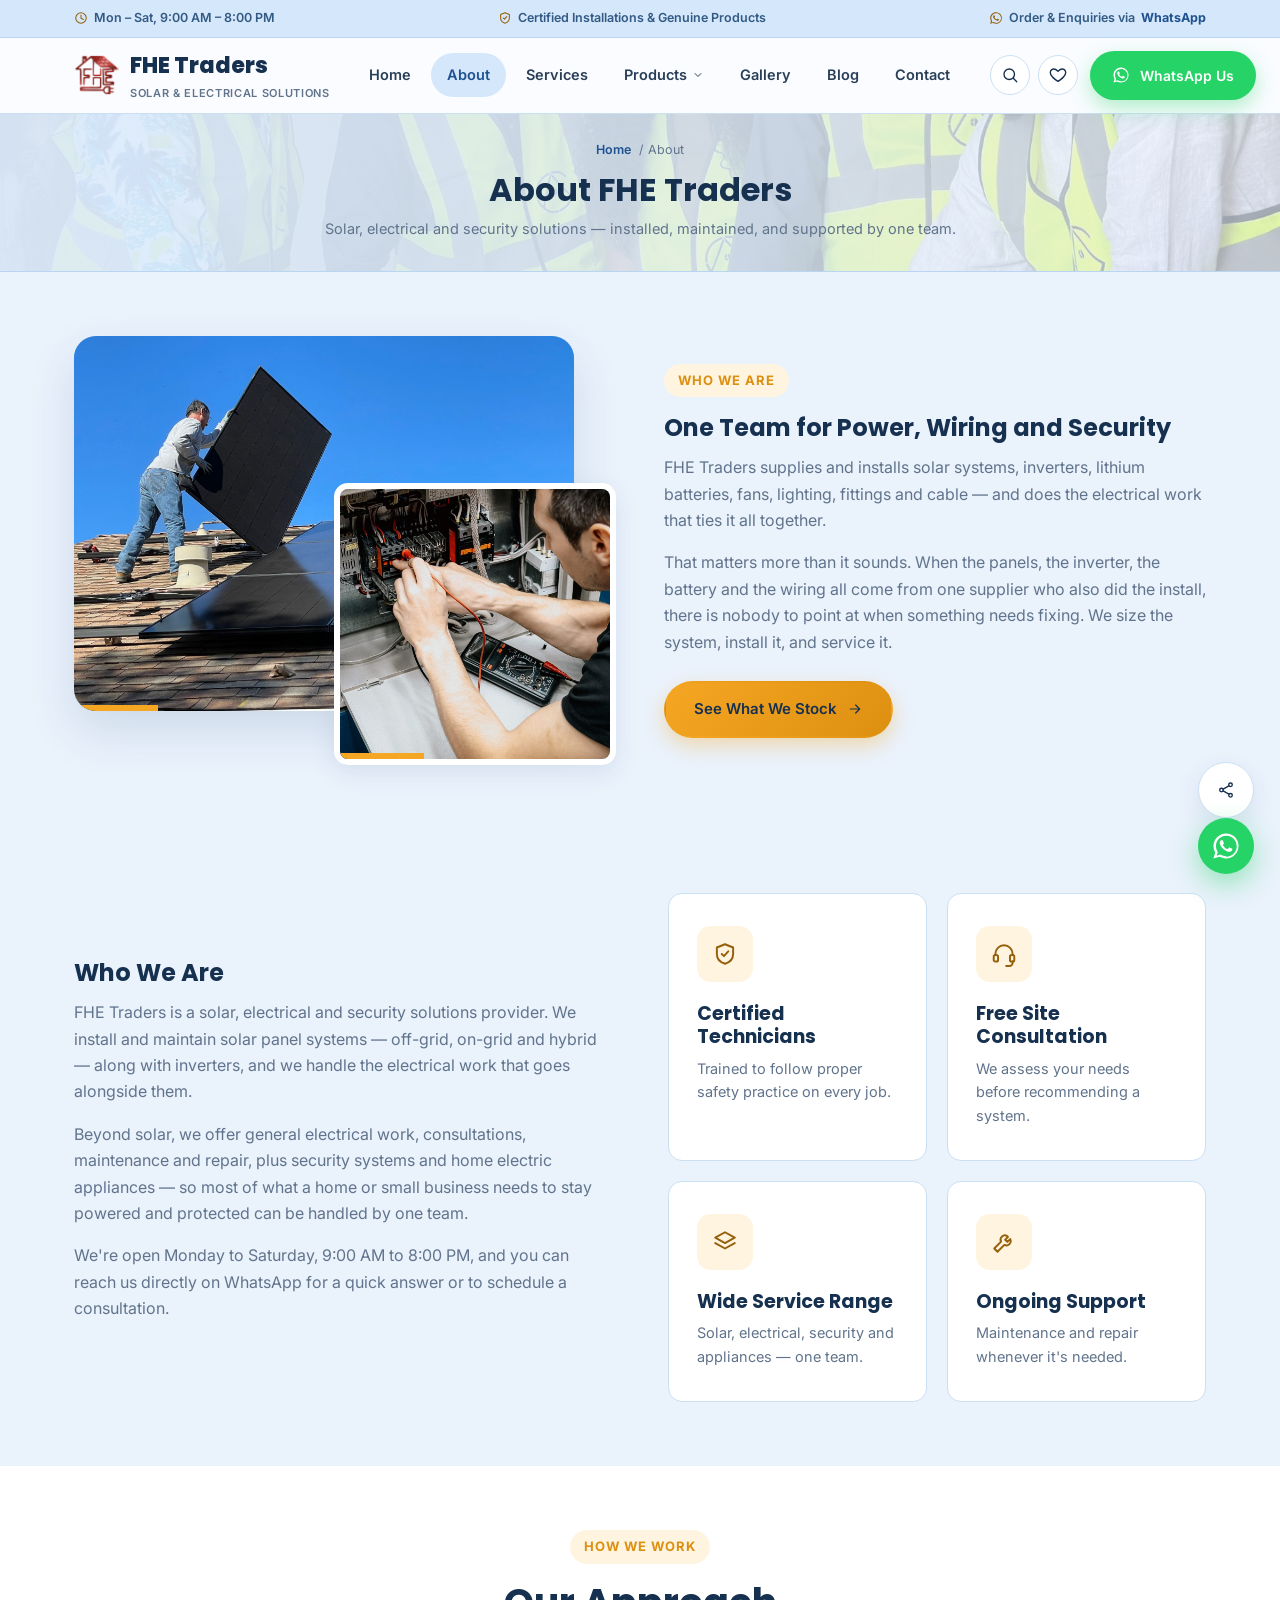
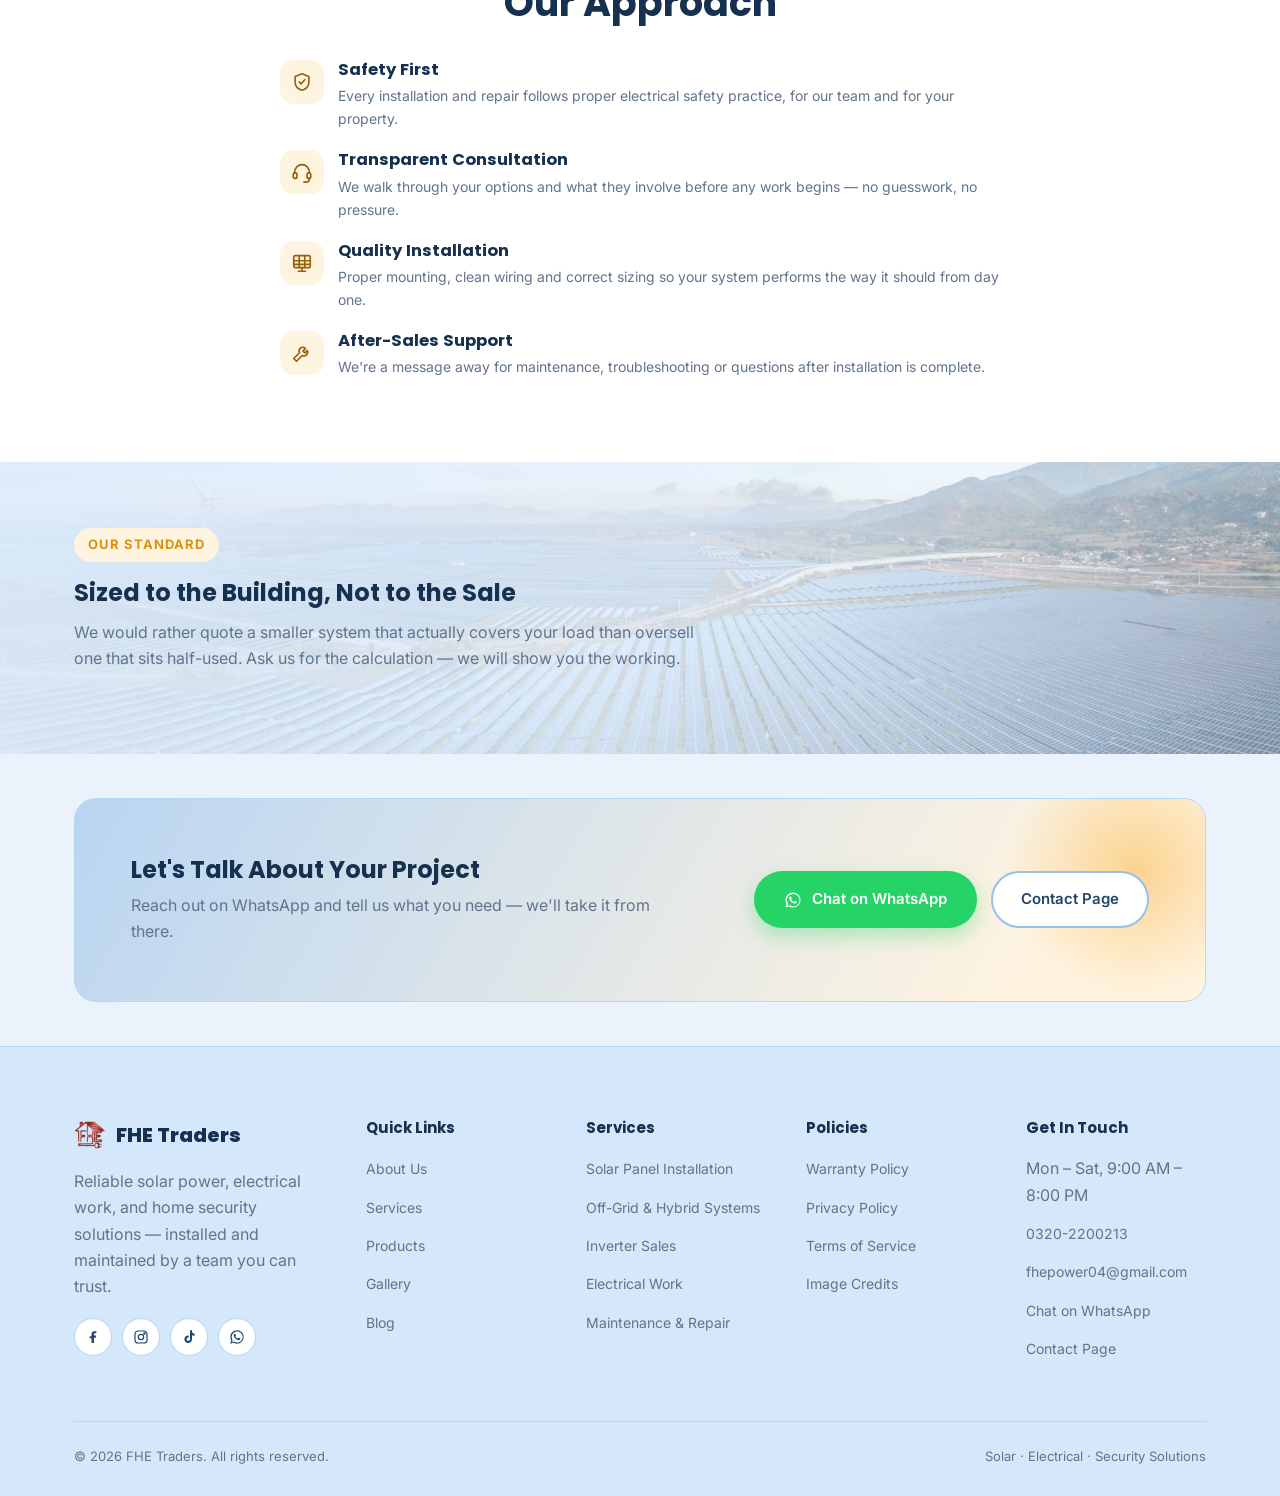
<file: about.html>
<!doctype html>
<html lang="en">
<head>
<meta charset="UTF-8">
<meta name="viewport" content="width=device-width, initial-scale=1.0">
<title>About Us — FHE Traders</title>
<meta name="description" content="FHE Traders is a solar, electrical and security solutions provider. Learn about our approach to installation, consultation and after-sales support.">
<link rel="icon" type="image/png" href="images/site/favicon-32.png">
<link rel="preconnect" href="https://fonts.googleapis.com">
<link rel="preconnect" href="https://fonts.gstatic.com" crossorigin>
<link href="https://fonts.googleapis.com/css2?family=Inter:wght@400;500;600;700&family=Poppins:wght@600;700;800&display=swap" rel="stylesheet">
<link rel="stylesheet" href="css/style.css?v=20260926-photos">
</head>
<body>

<svg style="display:none" aria-hidden="true">
  <symbol id="icon-sun" viewBox="0 0 24 24" fill="none" stroke="currentColor" stroke-width="1.8" stroke-linecap="round" stroke-linejoin="round"><circle cx="12" cy="12" r="4.5"/><path d="M12 2v3M12 19v3M4.2 4.2l2.1 2.1M17.7 17.7l2.1 2.1M2 12h3M19 12h3M4.2 19.8l2.1-2.1M17.7 6.3l2.1-2.1"/></symbol>
  <symbol id="icon-panel" viewBox="0 0 24 24" fill="none" stroke="currentColor" stroke-width="1.8" stroke-linecap="round" stroke-linejoin="round"><rect x="3" y="4" width="18" height="13" rx="1.5"/><path d="M3 9.5h18M3 13.5h18M9 4v13M15 4v13"/><path d="M8 21h8M12 17v4"/></symbol>
  <symbol id="icon-battery" viewBox="0 0 24 24" fill="none" stroke="currentColor" stroke-width="1.8" stroke-linecap="round" stroke-linejoin="round"><rect x="2.5" y="7" width="16" height="10" rx="2"/><path d="M21.5 10v4"/><path d="M7 12h2.2L10.5 10 8.8 14 11 12H13"/></symbol>
  <symbol id="icon-zap" viewBox="0 0 24 24" fill="none" stroke="currentColor" stroke-width="1.8" stroke-linecap="round" stroke-linejoin="round"><path d="M13 2 4 14h6l-1 8 9-12h-6l1-8Z"/></symbol>
  <symbol id="icon-wrench" viewBox="0 0 24 24" fill="none" stroke="currentColor" stroke-width="1.8" stroke-linecap="round" stroke-linejoin="round"><path d="M14.7 6.3a4 4 0 0 0-5.4 5.4L3 18l3 3 6.3-6.3a4 4 0 0 0 5.4-5.4l-2.6 2.6-2-2 2.6-2.6Z"/></symbol>
  <symbol id="icon-shield" viewBox="0 0 24 24" fill="none" stroke="currentColor" stroke-width="1.8" stroke-linecap="round" stroke-linejoin="round"><path d="M12 3 4.5 6v6c0 4.5 3.2 7.7 7.5 9 4.3-1.3 7.5-4.5 7.5-9V6L12 3Z"/><path d="M9 12l2 2 4-4.5"/></symbol>
  <symbol id="icon-home" viewBox="0 0 24 24" fill="none" stroke="currentColor" stroke-width="1.8" stroke-linecap="round" stroke-linejoin="round"><path d="M3 11.5 12 4l9 7.5"/><path d="M5.5 10v9.5a1 1 0 0 0 1 1H10v-6h4v6h3.5a1 1 0 0 0 1-1V10"/></symbol>
  <symbol id="icon-headset" viewBox="0 0 24 24" fill="none" stroke="currentColor" stroke-width="1.8" stroke-linecap="round" stroke-linejoin="round"><path d="M4 13v-1a8 8 0 0 1 16 0v1"/><rect x="2.5" y="13" width="4" height="6" rx="1.5"/><rect x="17.5" y="13" width="4" height="6" rx="1.5"/><path d="M20 19v1a3 3 0 0 1-3 3h-3"/></symbol>
  <symbol id="icon-layers" viewBox="0 0 24 24" fill="none" stroke="currentColor" stroke-width="1.8" stroke-linecap="round" stroke-linejoin="round"><path d="m12 3 9 5-9 5-9-5 9-5Z"/><path d="m3 13 9 5 9-5"/></symbol>
  <symbol id="icon-clock" viewBox="0 0 24 24" fill="none" stroke="currentColor" stroke-width="1.8" stroke-linecap="round" stroke-linejoin="round"><circle cx="12" cy="12" r="9"/><path d="M12 7v5.5l4 2"/></symbol>
  <symbol id="icon-phone" viewBox="0 0 24 24" fill="none" stroke="currentColor" stroke-width="1.8" stroke-linecap="round" stroke-linejoin="round"><path d="M6 3h3l1.5 5-2.3 1.7a12.5 12.5 0 0 0 6.1 6.1L16 13.5l5 1.5v3a2 2 0 0 1-2.2 2A17 17 0 0 1 4 5.2 2 2 0 0 1 6 3Z"/></symbol>
  <symbol id="icon-mail" viewBox="0 0 24 24" fill="none" stroke="currentColor" stroke-width="1.8" stroke-linecap="round" stroke-linejoin="round"><rect x="2.5" y="5" width="19" height="14" rx="2"/><path d="m3 6.5 9 6.5 9-6.5"/></symbol>
  <symbol id="icon-whatsapp" viewBox="0 0 32 32" fill="currentColor"><path d="M16.02 2.67C8.65 2.67 2.67 8.65 2.67 16.02c0 2.5.68 4.85 1.86 6.87L2.5 29.33l6.6-1.98a13.3 13.3 0 0 0 6.92 1.9h.01c7.37 0 13.35-5.98 13.35-13.35 0-3.57-1.39-6.92-3.91-9.44a13.26 13.26 0 0 0-9.45-3.79Zm0 24.3h-.01a11.06 11.06 0 0 1-5.64-1.55l-.4-.24-3.92 1.18 1.19-3.82-.26-.4a11.06 11.06 0 0 1-1.7-5.92c0-6.12 4.98-11.1 11.11-11.1 2.97 0 5.76 1.16 7.85 3.26a11.02 11.02 0 0 1 3.25 7.85c0 6.13-4.98 11.11-11.1 11.11h.01v.01Zm6.08-8.32c-.33-.17-1.97-.97-2.28-1.08-.31-.11-.53-.17-.75.17-.22.33-.86 1.08-1.05 1.3-.19.22-.39.25-.72.08-.33-.17-1.4-.52-2.66-1.65-.98-.88-1.65-1.96-1.84-2.29-.19-.33-.02-.5.15-.67.15-.15.33-.39.5-.58.17-.19.22-.33.33-.55.11-.22.06-.42-.03-.58-.08-.17-.75-1.81-1.03-2.48-.27-.65-.55-.56-.75-.57h-.64c-.22 0-.58.08-.88.42-.3.33-1.16 1.13-1.16 2.76 0 1.63 1.19 3.2 1.36 3.42.17.22 2.34 3.57 5.67 5.01.79.34 1.41.55 1.89.7.79.25 1.51.21 2.08.13.63-.09 1.97-.8 2.24-1.58.28-.77.28-1.44.19-1.58-.08-.14-.3-.22-.63-.39Z"/></symbol>
  <symbol id="icon-facebook" viewBox="0 0 24 24" fill="currentColor"><path d="M13.5 21v-8h2.7l.4-3.1h-3.1V8c0-.9.25-1.5 1.55-1.5H17V3.7C16.6 3.65 15.5 3.5 14.2 3.5c-2.6 0-4.4 1.6-4.4 4.5v2.9H7v3.1h2.8V21h3.7Z"/></symbol>
  <symbol id="icon-tiktok" viewBox="0 0 24 24" fill="currentColor"><path d="M16.5 2h-3v13.2a2.6 2.6 0 1 1-2.1-2.55V9.6a5.7 5.7 0 1 0 5.1 5.67V8.9a6.5 6.5 0 0 0 3.9 1.28V7.1a3.6 3.6 0 0 1-3.9-3.6V2Z"/></symbol>
  <symbol id="icon-instagram" viewBox="0 0 24 24" fill="none" stroke="currentColor" stroke-width="1.8" stroke-linecap="round" stroke-linejoin="round"><rect x="3" y="3" width="18" height="18" rx="5"/><circle cx="12" cy="12" r="4"/><circle cx="17.2" cy="6.8" r="1"/></symbol>
  <symbol id="icon-arrow-right" viewBox="0 0 24 24" fill="none" stroke="currentColor" stroke-width="1.8" stroke-linecap="round" stroke-linejoin="round"><path d="M5 12h14M13 6l6 6-6 6"/></symbol>
  <symbol id="icon-check" viewBox="0 0 24 24" fill="none" stroke="currentColor" stroke-width="2" stroke-linecap="round" stroke-linejoin="round"><path d="M20 6 9 17l-5-5"/></symbol>
  <symbol id="icon-image" viewBox="0 0 24 24" fill="none" stroke="currentColor" stroke-width="1.8" stroke-linecap="round" stroke-linejoin="round"><rect x="3" y="4" width="18" height="16" rx="2"/><circle cx="8.5" cy="9.5" r="1.7"/><path d="m21 16-5.5-5.5L4 21"/></symbol>
  <symbol id="icon-award" viewBox="0 0 24 24" fill="none" stroke="currentColor" stroke-width="1.8" stroke-linecap="round" stroke-linejoin="round"><circle cx="12" cy="8.5" r="5.5"/><path d="m8.5 13.5-1.7 7 5.2-2.8 5.2 2.8-1.7-7"/></symbol>
  <symbol id="icon-tool-alt" viewBox="0 0 24 24" fill="none" stroke="currentColor" stroke-width="1.8" stroke-linecap="round" stroke-linejoin="round"><path d="M11 4a3 3 0 0 1 3.9 2.9c0 .4-.07.77-.2 1.1l6 6a2.1 2.1 0 0 1-3 3l-6-6a3 3 0 0 1-4-3.6L9.5 9.2 7.3 7 8 4.3 10 4Z"/></symbol>
  <symbol id="icon-search" viewBox="0 0 24 24" fill="none" stroke="currentColor" stroke-width="1.8" stroke-linecap="round" stroke-linejoin="round"><circle cx="11" cy="11" r="7"/><path d="m21 21-4.3-4.3"/></symbol>
  <symbol id="icon-heart" viewBox="0 0 24 24" fill="none" stroke="currentColor" stroke-width="1.8" stroke-linecap="round" stroke-linejoin="round"><path d="M12 20.5s-7.5-4.6-9.7-9.3C.8 7.8 2.4 4.5 5.8 4c2.1-.3 3.9.8 6.2 3 2.3-2.2 4.1-3.3 6.2-3 3.4.5 5 3.8 3.5 7.2C19.5 15.9 12 20.5 12 20.5Z"/></symbol>
  <symbol id="icon-chevron-down" viewBox="0 0 24 24" fill="none" stroke="currentColor" stroke-width="2" stroke-linecap="round" stroke-linejoin="round"><path d="m6 9 6 6 6-6"/></symbol>
  <symbol id="icon-x" viewBox="0 0 24 24" fill="none" stroke="currentColor" stroke-width="2" stroke-linecap="round" stroke-linejoin="round"><path d="M18 6 6 18M6 6l12 12"/></symbol>
  <symbol id="icon-arrow-up" viewBox="0 0 24 24" fill="none" stroke="currentColor" stroke-width="2" stroke-linecap="round" stroke-linejoin="round"><path d="M12 19V5M6 11l6-6 6 6"/></symbol>
  <symbol id="icon-plug" viewBox="0 0 24 24" fill="none" stroke="currentColor" stroke-width="1.8" stroke-linecap="round" stroke-linejoin="round"><path d="M9 2.5v5.5M15 2.5v5.5"/><path d="M6 8h12v2.8a6 6 0 0 1-12 0V8Z"/><path d="M12 16.8V21.5"/></symbol>
  <symbol id="icon-stand" viewBox="0 0 24 24" fill="none" stroke="currentColor" stroke-width="1.8" stroke-linecap="round" stroke-linejoin="round"><path d="M2.5 9.8 15 4.2l2.2 4.9L4.7 14.7 2.5 9.8Z"/><path d="M6.2 14V21M16 9.6V21M4 21h4.4M13.8 21h4.4"/></symbol>
  <symbol id="icon-gauge" viewBox="0 0 24 24" fill="none" stroke="currentColor" stroke-width="1.8" stroke-linecap="round" stroke-linejoin="round"><path d="M3.5 17.5a8.7 8.7 0 1 1 17 0"/><path d="M12 17.5 16.4 12"/><circle cx="12" cy="17.5" r="1.3"/><path d="M3.5 17.5h17"/></symbol>
  <symbol id="icon-fan" viewBox="0 0 24 24" fill="none" stroke="currentColor" stroke-width="1.8" stroke-linecap="round" stroke-linejoin="round"><circle cx="12" cy="12" r="1.8"/><path d="M12 10.2c1.6-2.6 1.5-5.4-.6-6.1-1.7-.6-3 .9-2.4 2.8.4 1.4 1.6 2.6 3 3.3Z"/><path d="M13.8 12c2.6 1.6 5.4 1.5 6.1-.6.6-1.7-.9-3-2.8-2.4-1.4.4-2.6 1.6-3.3 3Z"/><path d="M12 13.8c-1.6 2.6-1.5 5.4.6 6.1 1.7.6 3-.9 2.4-2.8-.4-1.4-1.6-2.6-3-3.3Z"/><path d="M10.2 12c-2.6-1.6-5.4-1.5-6.1.6-.6 1.7.9 3 2.8 2.4 1.4-.4 2.6-1.6 3.3-3Z"/></symbol>
  <symbol id="icon-cable" viewBox="0 0 24 24" fill="none" stroke="currentColor" stroke-width="1.8" stroke-linecap="round" stroke-linejoin="round"><circle cx="12" cy="12" r="8.6"/><circle cx="12" cy="12" r="3.2"/><path d="M12 3.4v5.4M12 15.2v5.4M3.4 12h5.4M15.2 12h5.4"/></symbol>
  <symbol id="icon-bulb" viewBox="0 0 24 24" fill="none" stroke="currentColor" stroke-width="1.8" stroke-linecap="round" stroke-linejoin="round"><path d="M9.2 18.2h5.6M10.4 21h3.2"/><path d="M12 2.5a6.5 6.5 0 0 0-3.9 11.7c.5.4.9 1 .9 1.7v.3h6v-.3c0-.7.4-1.3.9-1.7A6.5 6.5 0 0 0 12 2.5Z"/></symbol>
  <symbol id="icon-share" viewBox="0 0 24 24" fill="none" stroke="currentColor" stroke-width="1.8" stroke-linecap="round" stroke-linejoin="round"><circle cx="18" cy="5" r="2.4"/><circle cx="6" cy="12" r="2.4"/><circle cx="18" cy="19" r="2.4"/><path d="m8.2 10.8 7.6-4.4M8.2 13.2l7.6 4.4"/></symbol>
</svg>

<div class="utility-bar">
  <div class="container">
    <div class="utility-item"><svg width="14" height="14"><use href="#icon-clock"/></svg> Mon &ndash; Sat, 9:00 AM &ndash; 8:00 PM</div>
    <div class="utility-item"><svg width="14" height="14"><use href="#icon-shield"/></svg> Certified Installations &amp; Genuine Products</div>
    <div class="utility-item"><svg width="14" height="14"><use href="#icon-whatsapp"/></svg> Order &amp; Enquiries via <a href="#" data-whatsapp data-msg="Hi FHE Traders, I'd like to get in touch.">WhatsApp</a></div>
  </div>
</div>

<header class="site-header">
  <div class="container">
    <a href="index.html" class="logo">
      <span class="logo-mark"><img src="images/site/logo-mark.png" alt="" width="46" height="46" decoding="async"></span>
      <span>FHE Traders<small>Solar &amp; Electrical Solutions</small></span>
    </a>
    <nav class="main-nav">
      <a href="index.html">Home</a>
      <a href="about.html">About</a>
      <a href="services.html">Services</a>
      <div class="nav-dropdown" id="categories-dropdown">
        <a href="products.html">Products <span class="chev-btn" aria-hidden="true"><svg class="chev" width="12" height="12"><use href="#icon-chevron-down"/></svg></span></a>
        <div class="nav-dropdown-panel">
          <a href="products.html#solar-panels" class="nav-dropdown-item cat-solar"><svg><use href="#icon-panel"/></svg> Solar Panels</a>
          <a href="products.html#solar-stands" class="nav-dropdown-item cat-stands"><svg><use href="#icon-stand"/></svg> Solar Stands</a>
          <a href="products.html#inverters" class="nav-dropdown-item cat-inverter"><svg><use href="#icon-zap"/></svg> Inverters</a>
          <a href="products.html#batteries" class="nav-dropdown-item cat-battery"><svg><use href="#icon-battery"/></svg> Lithium Batteries</a>
          <a href="products.html#vfd" class="nav-dropdown-item cat-vfd"><svg><use href="#icon-gauge"/></svg> VFD Drives</a>
          <a href="products.html#fans" class="nav-dropdown-item cat-fans"><svg><use href="#icon-fan"/></svg> Fans</a>
          <a href="products.html#lighting" class="nav-dropdown-item cat-lighting"><svg><use href="#icon-bulb"/></svg> Lighting</a>
          <a href="products.html#fittings" class="nav-dropdown-item cat-fittings"><svg><use href="#icon-plug"/></svg> Electrical Fittings</a>
          <a href="products.html#wiring" class="nav-dropdown-item cat-wiring"><svg><use href="#icon-cable"/></svg> Wiring &amp; Cables</a>
          <a href="products.html#distribution" class="nav-dropdown-item cat-distribution"><svg><use href="#icon-layers"/></svg> Distribution &amp; Breakers</a>
          <a href="products.html#security" class="nav-dropdown-item cat-security"><svg><use href="#icon-shield"/></svg> Security Systems</a>
          <a href="products.html#appliances" class="nav-dropdown-item cat-appliances"><svg><use href="#icon-home"/></svg> Home Appliances</a>
          <a href="products.html" class="nav-dropdown-item view-all">View All Products <svg width="14" height="14"><use href="#icon-arrow-right"/></svg></a>

        </div>
      </div>
      <a href="gallery.html">Gallery</a>
      <a href="blog.html">Blog</a>
      <a href="contact.html">Contact</a>
    </nav>
    <div class="header-actions">
      <button class="icon-btn" id="search-toggle-btn" aria-label="Search products"><svg width="18" height="18"><use href="#icon-search"/></svg></button>
      <a href="wishlist.html" class="icon-btn" id="wishlist-header-btn" aria-label="Wishlist">
        <svg width="18" height="18"><use href="#icon-heart"/></svg>
        <span class="icon-badge-count" id="wishlist-count" hidden>0</span>
      </a>
      <a href="#" class="btn btn-whatsapp btn-sm" data-whatsapp data-msg="Hi FHE Traders, I'd like to get a quote.">
        <svg width="18" height="18"><use href="#icon-whatsapp"/></svg><span class="label">WhatsApp Us</span>
      </a>
      <button class="nav-toggle" aria-label="Toggle menu"><span></span><span></span><span></span></button>
    </div>
  </div>
  <div class="search-panel" id="search-panel">
    <div class="container">
      <div class="search-input-wrap">
        <svg class="search-icon" width="18" height="18"><use href="#icon-search"/></svg>
        <input type="text" id="search-input" placeholder="Search products (e.g. inverter, battery, solar panel)..." autocomplete="off">
      </div>
      <div class="search-results" id="search-results"></div>
    </div>
  </div>
</header>

<main>

  <section class="page-hero has-photo">
    <img src="images/site/about-team.jpg" alt="" aria-hidden="true" onerror="this.parentNode.classList.remove('has-photo');this.remove()">
    <div class="container">
      <div class="breadcrumb"><a href="index.html">Home</a> / About</div>
      <h1>About FHE Traders</h1>
      <p>Solar, electrical and security solutions — installed, maintained, and supported by one team.</p>
    </div>
  </section>

  <section class="section">
    <div class="container">
      <div class="split">
        <div class="media-duo">
          <div class="split-media">
            <img src="images/site/about-work.jpg" alt="FHE Traders technician installing solar panels on a rooftop" loading="lazy" decoding="async">
          </div>
          <div class="split-media">
            <img src="images/site/gal-commissioning.jpg" alt="Technician testing an electrical installation" loading="lazy" decoding="async">
          </div>
        </div>
        <div>
          <span class="eyebrow">Who We Are</span>
          <h2>One Team for Power, Wiring and Security</h2>
          <p>FHE Traders supplies and installs solar systems, inverters, lithium batteries, fans, lighting, fittings and cable &mdash; and does the electrical work that ties it all together.</p>
          <p>That matters more than it sounds. When the panels, the inverter, the battery and the wiring all come from one supplier who also did the install, there is nobody to point at when something needs fixing. We size the system, install it, and service it.</p>
          <div class="hero-actions" style="margin-top:26px;">
            <a href="products.html" class="btn btn-primary">See What We Stock <svg width="16" height="16"><use href="#icon-arrow-right"/></svg></a>
          </div>
        </div>
      </div>
    </div>
  </section>

  <section class="section">
    <div class="container about-hero">
      <div>
        <h2>Who We Are</h2>
        <p>FHE Traders is a solar, electrical and security solutions provider. We install and maintain solar panel systems — off-grid, on-grid and hybrid — along with inverters, and we handle the electrical work that goes alongside them.</p>
        <p>Beyond solar, we offer general electrical work, consultations, maintenance and repair, plus security systems and home electric appliances — so most of what a home or small business needs to stay powered and protected can be handled by one team.</p>
        <p>We're open Monday to Saturday, 9:00 AM to 8:00 PM, and you can reach us directly on WhatsApp for a quick answer or to schedule a consultation.</p>
      </div>
      <div class="grid grid-2">
        <div class="card feature-card">
          <div class="icon-badge"><svg width="26" height="26"><use href="#icon-shield"/></svg></div>
          <h3>Certified Technicians</h3>
          <p>Trained to follow proper safety practice on every job.</p>
        </div>
        <div class="card feature-card">
          <div class="icon-badge"><svg width="26" height="26"><use href="#icon-headset"/></svg></div>
          <h3>Free Site Consultation</h3>
          <p>We assess your needs before recommending a system.</p>
        </div>
        <div class="card feature-card">
          <div class="icon-badge"><svg width="26" height="26"><use href="#icon-layers"/></svg></div>
          <h3>Wide Service Range</h3>
          <p>Solar, electrical, security and appliances — one team.</p>
        </div>
        <div class="card feature-card">
          <div class="icon-badge"><svg width="26" height="26"><use href="#icon-wrench"/></svg></div>
          <h3>Ongoing Support</h3>
          <p>Maintenance and repair whenever it's needed.</p>
        </div>
      </div>
    </div>
  </section>

  <section class="section section-alt">
    <div class="container">
      <div class="section-head">
        <span class="eyebrow">How We Work</span>
        <h2>Our Approach</h2>
      </div>
      <ul class="value-list" style="max-width:720px; margin:0 auto;">
        <li>
          <div class="icon-badge"><svg width="22" height="22"><use href="#icon-shield"/></svg></div>
          <div>
            <h4>Safety First</h4>
            <p>Every installation and repair follows proper electrical safety practice, for our team and for your property.</p>
          </div>
        </li>
        <li>
          <div class="icon-badge"><svg width="22" height="22"><use href="#icon-headset"/></svg></div>
          <div>
            <h4>Transparent Consultation</h4>
            <p>We walk through your options and what they involve before any work begins — no guesswork, no pressure.</p>
          </div>
        </li>
        <li>
          <div class="icon-badge"><svg width="22" height="22"><use href="#icon-panel"/></svg></div>
          <div>
            <h4>Quality Installation</h4>
            <p>Proper mounting, clean wiring and correct sizing so your system performs the way it should from day one.</p>
          </div>
        </li>
        <li>
          <div class="icon-badge"><svg width="22" height="22"><use href="#icon-wrench"/></svg></div>
          <div>
            <h4>After-Sales Support</h4>
            <p>We're a message away for maintenance, troubleshooting or questions after installation is complete.</p>
          </div>
        </li>
      </ul>
    </div>
  </section>

  <section class="photo-band">
    <img src="images/site/hero-farm.jpg" alt="Large solar installation at sunrise" loading="lazy" decoding="async">
    <div class="container">
      <div style="max-width:620px;">
        <span class="eyebrow">Our Standard</span>
        <h2>Sized to the Building, Not to the Sale</h2>
        <p>We would rather quote a smaller system that actually covers your load than oversell one that sits half-used. Ask us for the calculation &mdash; we will show you the working.</p>
      </div>
    </div>
  </section>

  <section class="section-tight">
    <div class="container">
      <div class="cta-banner">
        <div class="cta-text">
          <h2>Let's Talk About Your Project</h2>
          <p>Reach out on WhatsApp and tell us what you need — we'll take it from there.</p>
        </div>
        <div class="cta-actions">
          <a href="#" class="btn btn-whatsapp" data-whatsapp data-msg="Hi FHE Traders, I'd like to discuss a project with you.">
            <svg width="18" height="18"><use href="#icon-whatsapp"/></svg> Chat on WhatsApp
          </a>
          <a href="contact.html" class="btn btn-outline">Contact Page</a>
        </div>
      </div>
    </div>
  </section>

</main>

<footer class="site-footer">
  <div class="container">
    <div class="footer-grid">
      <div>
        <div class="footer-logo"><img src="images/site/logo-mark.png" alt="" width="32" height="32" loading="lazy" decoding="async"> FHE Traders</div>
        <p>Reliable solar power, electrical work, and home security solutions — installed and maintained by a team you can trust.</p>
        <div class="footer-social">
          <a href="#" aria-label="Facebook"><svg width="16" height="16"><use href="#icon-facebook"/></svg></a>
          <a href="https://www.instagram.com/futurehomeelect24/" target="_blank" rel="noopener" aria-label="Instagram"><svg width="16" height="16"><use href="#icon-instagram"/></svg></a>
          <a href="https://www.tiktok.com/@fhesolar24" target="_blank" rel="noopener" aria-label="TikTok"><svg width="16" height="16"><use href="#icon-tiktok"/></svg></a>
          <a href="#" data-whatsapp data-msg="Hi FHE Traders, I'd like to know more." aria-label="WhatsApp"><svg width="16" height="16"><use href="#icon-whatsapp"/></svg></a>
        </div>
      </div>
      <div class="footer-col">
        <h4>Quick Links</h4>
        <ul>
          <li><a href="about.html">About Us</a></li>
          <li><a href="services.html">Services</a></li>
          <li><a href="products.html">Products</a></li>
          <li><a href="gallery.html">Gallery</a></li>
          <li><a href="blog.html">Blog</a></li>
        </ul>
      </div>
      <div class="footer-col">
        <h4>Services</h4>
        <ul>
          <li><a href="services.html">Solar Panel Installation</a></li>
          <li><a href="services.html">Off-Grid &amp; Hybrid Systems</a></li>
          <li><a href="services.html">Inverter Sales</a></li>
          <li><a href="services.html">Electrical Work</a></li>
          <li><a href="services.html">Maintenance &amp; Repair</a></li>
        </ul>
      </div>
      <div class="footer-col">
        <h4>Policies</h4>
        <ul>
          <li><a href="warranty-policy.html">Warranty Policy</a></li>
          <li><a href="privacy-policy.html">Privacy Policy</a></li>
          <li><a href="terms-of-service.html">Terms of Service</a></li>
          <li><a href="image-credits.html">Image Credits</a></li>
        </ul>
      </div>
      <div class="footer-col">
        <h4>Get In Touch</h4>
        <ul>
          <li>Mon – Sat, 9:00 AM – 8:00 PM</li>
          <li><a href="tel:+923202200213">0320-2200213</a></li>
          <li><a href="mailto:fhepower04@gmail.com">fhepower04@gmail.com</a></li>
          <li><a href="#" data-whatsapp data-msg="Hi FHE Traders, I'd like to get in touch.">Chat on WhatsApp</a></li>
          <li><a href="contact.html">Contact Page</a></li>
        </ul>
      </div>
    </div>
    <div class="footer-bottom">
      <span>© <span data-year></span> FHE Traders. All rights reserved.</span>
      <span>Solar · Electrical · Security Solutions</span>
    </div>
  </div>
</footer>

<div class="side-toolbar">
  <button data-share aria-label="Share this page"><svg width="18" height="18"><use href="#icon-share"/></svg></button>
  <button data-scroll-top aria-label="Scroll to top"><svg width="18" height="18"><use href="#icon-arrow-up"/></svg></button>
</div>

<a href="#" class="wa-float" data-whatsapp data-msg="Hi FHE Traders, I'd like to enquire." aria-label="Chat on WhatsApp"><svg><use href="#icon-whatsapp"/></svg></a>

<script src="js/products-data.js?v=20260926-photos"></script>
<script src="js/wishlist.js?v=20260926-photos"></script>
<script src="js/search.js?v=20260926-photos"></script>
<script src="js/config.js?v=20260926-photos"></script>
<script src="js/main.js?v=20260926-photos"></script>
</body>
</html>
</file>
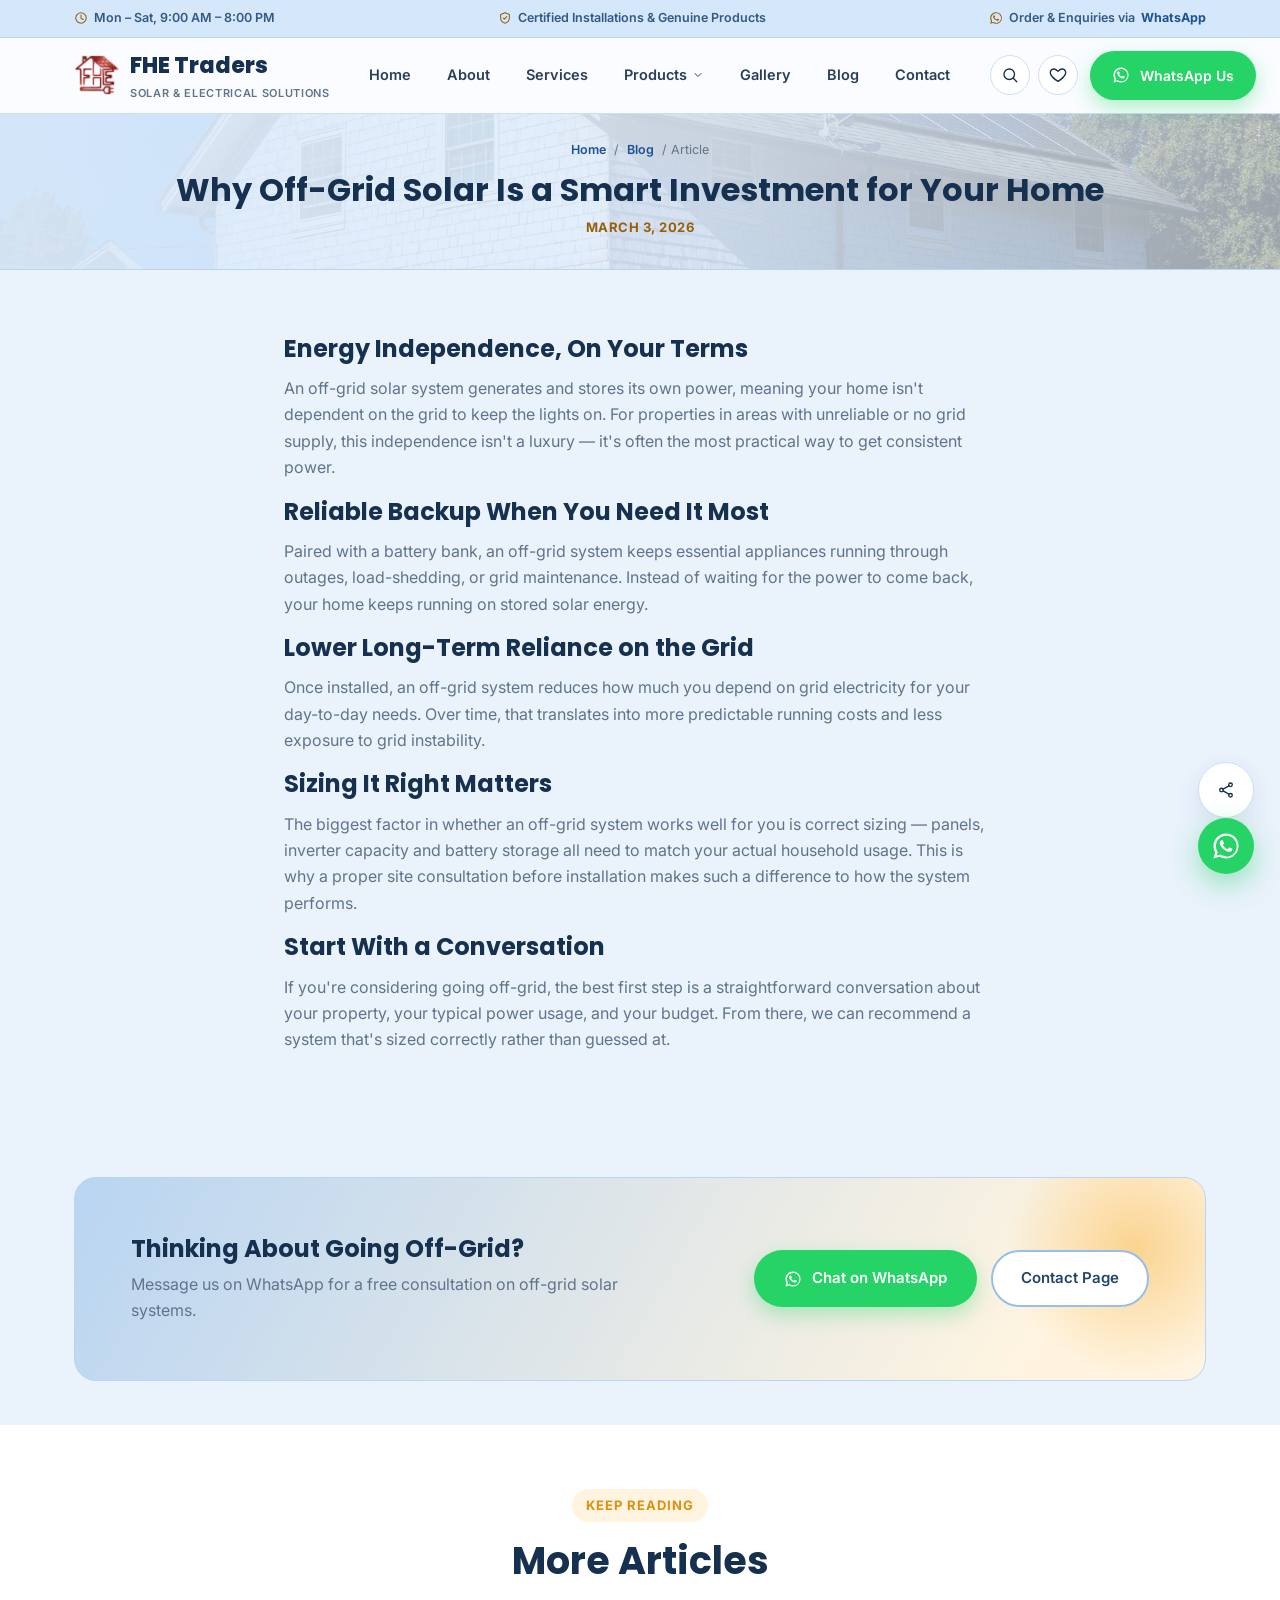
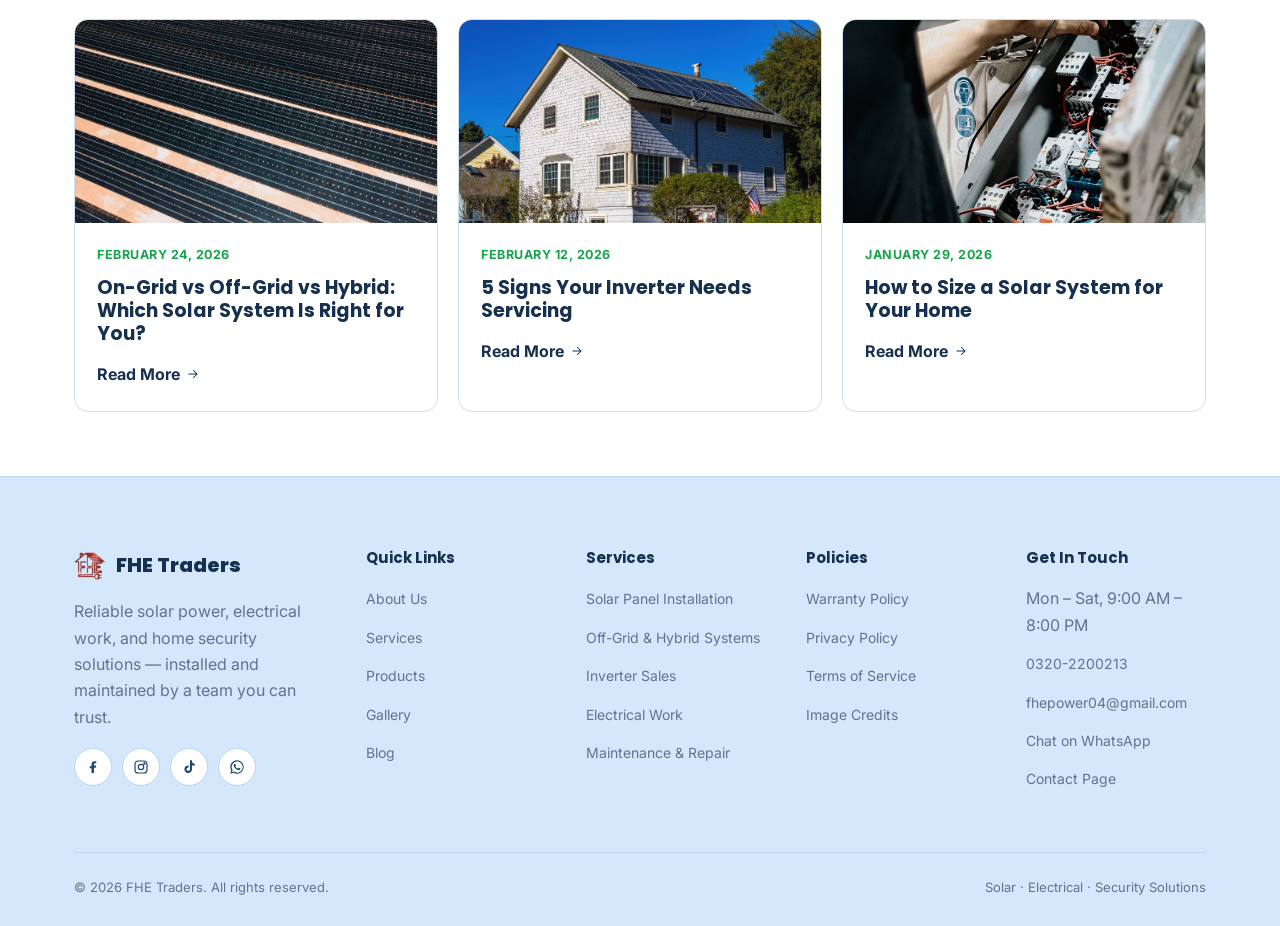
<file: blog-single.html>
<!doctype html>
<html lang="en">
<head>
<meta charset="UTF-8">
<meta name="viewport" content="width=device-width, initial-scale=1.0">
<title>Why Off-Grid Solar Is a Smart Investment for Your Home — FHE Traders</title>
<meta name="description" content="Why an off-grid solar system can be a smart investment for energy independence and reliable backup power.">
<link rel="icon" type="image/png" href="images/site/favicon-32.png">
<link rel="preconnect" href="https://fonts.googleapis.com">
<link rel="preconnect" href="https://fonts.gstatic.com" crossorigin>
<link href="https://fonts.googleapis.com/css2?family=Inter:wght@400;500;600;700&family=Poppins:wght@600;700;800&display=swap" rel="stylesheet">
<link rel="stylesheet" href="css/style.css?v=20260926-photos">
</head>
<body>

<svg style="display:none" aria-hidden="true">
  <symbol id="icon-sun" viewBox="0 0 24 24" fill="none" stroke="currentColor" stroke-width="1.8" stroke-linecap="round" stroke-linejoin="round"><circle cx="12" cy="12" r="4.5"/><path d="M12 2v3M12 19v3M4.2 4.2l2.1 2.1M17.7 17.7l2.1 2.1M2 12h3M19 12h3M4.2 19.8l2.1-2.1M17.7 6.3l2.1-2.1"/></symbol>
  <symbol id="icon-panel" viewBox="0 0 24 24" fill="none" stroke="currentColor" stroke-width="1.8" stroke-linecap="round" stroke-linejoin="round"><rect x="3" y="4" width="18" height="13" rx="1.5"/><path d="M3 9.5h18M3 13.5h18M9 4v13M15 4v13"/><path d="M8 21h8M12 17v4"/></symbol>
  <symbol id="icon-battery" viewBox="0 0 24 24" fill="none" stroke="currentColor" stroke-width="1.8" stroke-linecap="round" stroke-linejoin="round"><rect x="2.5" y="7" width="16" height="10" rx="2"/><path d="M21.5 10v4"/><path d="M7 12h2.2L10.5 10 8.8 14 11 12H13"/></symbol>
  <symbol id="icon-zap" viewBox="0 0 24 24" fill="none" stroke="currentColor" stroke-width="1.8" stroke-linecap="round" stroke-linejoin="round"><path d="M13 2 4 14h6l-1 8 9-12h-6l1-8Z"/></symbol>
  <symbol id="icon-wrench" viewBox="0 0 24 24" fill="none" stroke="currentColor" stroke-width="1.8" stroke-linecap="round" stroke-linejoin="round"><path d="M14.7 6.3a4 4 0 0 0-5.4 5.4L3 18l3 3 6.3-6.3a4 4 0 0 0 5.4-5.4l-2.6 2.6-2-2 2.6-2.6Z"/></symbol>
  <symbol id="icon-shield" viewBox="0 0 24 24" fill="none" stroke="currentColor" stroke-width="1.8" stroke-linecap="round" stroke-linejoin="round"><path d="M12 3 4.5 6v6c0 4.5 3.2 7.7 7.5 9 4.3-1.3 7.5-4.5 7.5-9V6L12 3Z"/><path d="M9 12l2 2 4-4.5"/></symbol>
  <symbol id="icon-home" viewBox="0 0 24 24" fill="none" stroke="currentColor" stroke-width="1.8" stroke-linecap="round" stroke-linejoin="round"><path d="M3 11.5 12 4l9 7.5"/><path d="M5.5 10v9.5a1 1 0 0 0 1 1H10v-6h4v6h3.5a1 1 0 0 0 1-1V10"/></symbol>
  <symbol id="icon-headset" viewBox="0 0 24 24" fill="none" stroke="currentColor" stroke-width="1.8" stroke-linecap="round" stroke-linejoin="round"><path d="M4 13v-1a8 8 0 0 1 16 0v1"/><rect x="2.5" y="13" width="4" height="6" rx="1.5"/><rect x="17.5" y="13" width="4" height="6" rx="1.5"/><path d="M20 19v1a3 3 0 0 1-3 3h-3"/></symbol>
  <symbol id="icon-layers" viewBox="0 0 24 24" fill="none" stroke="currentColor" stroke-width="1.8" stroke-linecap="round" stroke-linejoin="round"><path d="m12 3 9 5-9 5-9-5 9-5Z"/><path d="m3 13 9 5 9-5"/></symbol>
  <symbol id="icon-clock" viewBox="0 0 24 24" fill="none" stroke="currentColor" stroke-width="1.8" stroke-linecap="round" stroke-linejoin="round"><circle cx="12" cy="12" r="9"/><path d="M12 7v5.5l4 2"/></symbol>
  <symbol id="icon-phone" viewBox="0 0 24 24" fill="none" stroke="currentColor" stroke-width="1.8" stroke-linecap="round" stroke-linejoin="round"><path d="M6 3h3l1.5 5-2.3 1.7a12.5 12.5 0 0 0 6.1 6.1L16 13.5l5 1.5v3a2 2 0 0 1-2.2 2A17 17 0 0 1 4 5.2 2 2 0 0 1 6 3Z"/></symbol>
  <symbol id="icon-mail" viewBox="0 0 24 24" fill="none" stroke="currentColor" stroke-width="1.8" stroke-linecap="round" stroke-linejoin="round"><rect x="2.5" y="5" width="19" height="14" rx="2"/><path d="m3 6.5 9 6.5 9-6.5"/></symbol>
  <symbol id="icon-whatsapp" viewBox="0 0 32 32" fill="currentColor"><path d="M16.02 2.67C8.65 2.67 2.67 8.65 2.67 16.02c0 2.5.68 4.85 1.86 6.87L2.5 29.33l6.6-1.98a13.3 13.3 0 0 0 6.92 1.9h.01c7.37 0 13.35-5.98 13.35-13.35 0-3.57-1.39-6.92-3.91-9.44a13.26 13.26 0 0 0-9.45-3.79Zm0 24.3h-.01a11.06 11.06 0 0 1-5.64-1.55l-.4-.24-3.92 1.18 1.19-3.82-.26-.4a11.06 11.06 0 0 1-1.7-5.92c0-6.12 4.98-11.1 11.11-11.1 2.97 0 5.76 1.16 7.85 3.26a11.02 11.02 0 0 1 3.25 7.85c0 6.13-4.98 11.11-11.1 11.11h.01v.01Zm6.08-8.32c-.33-.17-1.97-.97-2.28-1.08-.31-.11-.53-.17-.75.17-.22.33-.86 1.08-1.05 1.3-.19.22-.39.25-.72.08-.33-.17-1.4-.52-2.66-1.65-.98-.88-1.65-1.96-1.84-2.29-.19-.33-.02-.5.15-.67.15-.15.33-.39.5-.58.17-.19.22-.33.33-.55.11-.22.06-.42-.03-.58-.08-.17-.75-1.81-1.03-2.48-.27-.65-.55-.56-.75-.57h-.64c-.22 0-.58.08-.88.42-.3.33-1.16 1.13-1.16 2.76 0 1.63 1.19 3.2 1.36 3.42.17.22 2.34 3.57 5.67 5.01.79.34 1.41.55 1.89.7.79.25 1.51.21 2.08.13.63-.09 1.97-.8 2.24-1.58.28-.77.28-1.44.19-1.58-.08-.14-.3-.22-.63-.39Z"/></symbol>
  <symbol id="icon-facebook" viewBox="0 0 24 24" fill="currentColor"><path d="M13.5 21v-8h2.7l.4-3.1h-3.1V8c0-.9.25-1.5 1.55-1.5H17V3.7C16.6 3.65 15.5 3.5 14.2 3.5c-2.6 0-4.4 1.6-4.4 4.5v2.9H7v3.1h2.8V21h3.7Z"/></symbol>
  <symbol id="icon-tiktok" viewBox="0 0 24 24" fill="currentColor"><path d="M16.5 2h-3v13.2a2.6 2.6 0 1 1-2.1-2.55V9.6a5.7 5.7 0 1 0 5.1 5.67V8.9a6.5 6.5 0 0 0 3.9 1.28V7.1a3.6 3.6 0 0 1-3.9-3.6V2Z"/></symbol>
  <symbol id="icon-instagram" viewBox="0 0 24 24" fill="none" stroke="currentColor" stroke-width="1.8" stroke-linecap="round" stroke-linejoin="round"><rect x="3" y="3" width="18" height="18" rx="5"/><circle cx="12" cy="12" r="4"/><circle cx="17.2" cy="6.8" r="1"/></symbol>
  <symbol id="icon-arrow-right" viewBox="0 0 24 24" fill="none" stroke="currentColor" stroke-width="1.8" stroke-linecap="round" stroke-linejoin="round"><path d="M5 12h14M13 6l6 6-6 6"/></symbol>
  <symbol id="icon-check" viewBox="0 0 24 24" fill="none" stroke="currentColor" stroke-width="2" stroke-linecap="round" stroke-linejoin="round"><path d="M20 6 9 17l-5-5"/></symbol>
  <symbol id="icon-image" viewBox="0 0 24 24" fill="none" stroke="currentColor" stroke-width="1.8" stroke-linecap="round" stroke-linejoin="round"><rect x="3" y="4" width="18" height="16" rx="2"/><circle cx="8.5" cy="9.5" r="1.7"/><path d="m21 16-5.5-5.5L4 21"/></symbol>
  <symbol id="icon-award" viewBox="0 0 24 24" fill="none" stroke="currentColor" stroke-width="1.8" stroke-linecap="round" stroke-linejoin="round"><circle cx="12" cy="8.5" r="5.5"/><path d="m8.5 13.5-1.7 7 5.2-2.8 5.2 2.8-1.7-7"/></symbol>
  <symbol id="icon-tool-alt" viewBox="0 0 24 24" fill="none" stroke="currentColor" stroke-width="1.8" stroke-linecap="round" stroke-linejoin="round"><path d="M11 4a3 3 0 0 1 3.9 2.9c0 .4-.07.77-.2 1.1l6 6a2.1 2.1 0 0 1-3 3l-6-6a3 3 0 0 1-4-3.6L9.5 9.2 7.3 7 8 4.3 10 4Z"/></symbol>
  <symbol id="icon-search" viewBox="0 0 24 24" fill="none" stroke="currentColor" stroke-width="1.8" stroke-linecap="round" stroke-linejoin="round"><circle cx="11" cy="11" r="7"/><path d="m21 21-4.3-4.3"/></symbol>
  <symbol id="icon-heart" viewBox="0 0 24 24" fill="none" stroke="currentColor" stroke-width="1.8" stroke-linecap="round" stroke-linejoin="round"><path d="M12 20.5s-7.5-4.6-9.7-9.3C.8 7.8 2.4 4.5 5.8 4c2.1-.3 3.9.8 6.2 3 2.3-2.2 4.1-3.3 6.2-3 3.4.5 5 3.8 3.5 7.2C19.5 15.9 12 20.5 12 20.5Z"/></symbol>
  <symbol id="icon-chevron-down" viewBox="0 0 24 24" fill="none" stroke="currentColor" stroke-width="2" stroke-linecap="round" stroke-linejoin="round"><path d="m6 9 6 6 6-6"/></symbol>
  <symbol id="icon-x" viewBox="0 0 24 24" fill="none" stroke="currentColor" stroke-width="2" stroke-linecap="round" stroke-linejoin="round"><path d="M18 6 6 18M6 6l12 12"/></symbol>
  <symbol id="icon-arrow-up" viewBox="0 0 24 24" fill="none" stroke="currentColor" stroke-width="2" stroke-linecap="round" stroke-linejoin="round"><path d="M12 19V5M6 11l6-6 6 6"/></symbol>
  <symbol id="icon-plug" viewBox="0 0 24 24" fill="none" stroke="currentColor" stroke-width="1.8" stroke-linecap="round" stroke-linejoin="round"><path d="M9 2.5v5.5M15 2.5v5.5"/><path d="M6 8h12v2.8a6 6 0 0 1-12 0V8Z"/><path d="M12 16.8V21.5"/></symbol>
  <symbol id="icon-stand" viewBox="0 0 24 24" fill="none" stroke="currentColor" stroke-width="1.8" stroke-linecap="round" stroke-linejoin="round"><path d="M2.5 9.8 15 4.2l2.2 4.9L4.7 14.7 2.5 9.8Z"/><path d="M6.2 14V21M16 9.6V21M4 21h4.4M13.8 21h4.4"/></symbol>
  <symbol id="icon-gauge" viewBox="0 0 24 24" fill="none" stroke="currentColor" stroke-width="1.8" stroke-linecap="round" stroke-linejoin="round"><path d="M3.5 17.5a8.7 8.7 0 1 1 17 0"/><path d="M12 17.5 16.4 12"/><circle cx="12" cy="17.5" r="1.3"/><path d="M3.5 17.5h17"/></symbol>
  <symbol id="icon-fan" viewBox="0 0 24 24" fill="none" stroke="currentColor" stroke-width="1.8" stroke-linecap="round" stroke-linejoin="round"><circle cx="12" cy="12" r="1.8"/><path d="M12 10.2c1.6-2.6 1.5-5.4-.6-6.1-1.7-.6-3 .9-2.4 2.8.4 1.4 1.6 2.6 3 3.3Z"/><path d="M13.8 12c2.6 1.6 5.4 1.5 6.1-.6.6-1.7-.9-3-2.8-2.4-1.4.4-2.6 1.6-3.3 3Z"/><path d="M12 13.8c-1.6 2.6-1.5 5.4.6 6.1 1.7.6 3-.9 2.4-2.8-.4-1.4-1.6-2.6-3-3.3Z"/><path d="M10.2 12c-2.6-1.6-5.4-1.5-6.1.6-.6 1.7.9 3 2.8 2.4 1.4-.4 2.6-1.6 3.3-3Z"/></symbol>
  <symbol id="icon-cable" viewBox="0 0 24 24" fill="none" stroke="currentColor" stroke-width="1.8" stroke-linecap="round" stroke-linejoin="round"><circle cx="12" cy="12" r="8.6"/><circle cx="12" cy="12" r="3.2"/><path d="M12 3.4v5.4M12 15.2v5.4M3.4 12h5.4M15.2 12h5.4"/></symbol>
  <symbol id="icon-bulb" viewBox="0 0 24 24" fill="none" stroke="currentColor" stroke-width="1.8" stroke-linecap="round" stroke-linejoin="round"><path d="M9.2 18.2h5.6M10.4 21h3.2"/><path d="M12 2.5a6.5 6.5 0 0 0-3.9 11.7c.5.4.9 1 .9 1.7v.3h6v-.3c0-.7.4-1.3.9-1.7A6.5 6.5 0 0 0 12 2.5Z"/></symbol>
  <symbol id="icon-share" viewBox="0 0 24 24" fill="none" stroke="currentColor" stroke-width="1.8" stroke-linecap="round" stroke-linejoin="round"><circle cx="18" cy="5" r="2.4"/><circle cx="6" cy="12" r="2.4"/><circle cx="18" cy="19" r="2.4"/><path d="m8.2 10.8 7.6-4.4M8.2 13.2l7.6 4.4"/></symbol>
</svg>

<div class="utility-bar">
  <div class="container">
    <div class="utility-item"><svg width="14" height="14"><use href="#icon-clock"/></svg> Mon &ndash; Sat, 9:00 AM &ndash; 8:00 PM</div>
    <div class="utility-item"><svg width="14" height="14"><use href="#icon-shield"/></svg> Certified Installations &amp; Genuine Products</div>
    <div class="utility-item"><svg width="14" height="14"><use href="#icon-whatsapp"/></svg> Order &amp; Enquiries via <a href="#" data-whatsapp data-msg="Hi FHE Traders, I'd like to get in touch.">WhatsApp</a></div>
  </div>
</div>

<header class="site-header">
  <div class="container">
    <a href="index.html" class="logo">
      <span class="logo-mark"><img src="images/site/logo-mark.png" alt="" width="46" height="46" decoding="async"></span>
      <span>FHE Traders<small>Solar &amp; Electrical Solutions</small></span>
    </a>
    <nav class="main-nav">
      <a href="index.html">Home</a>
      <a href="about.html">About</a>
      <a href="services.html">Services</a>
      <div class="nav-dropdown" id="categories-dropdown">
        <a href="products.html">Products <span class="chev-btn" aria-hidden="true"><svg class="chev" width="12" height="12"><use href="#icon-chevron-down"/></svg></span></a>
        <div class="nav-dropdown-panel">
          <a href="products.html#solar-panels" class="nav-dropdown-item cat-solar"><svg><use href="#icon-panel"/></svg> Solar Panels</a>
          <a href="products.html#solar-stands" class="nav-dropdown-item cat-stands"><svg><use href="#icon-stand"/></svg> Solar Stands</a>
          <a href="products.html#inverters" class="nav-dropdown-item cat-inverter"><svg><use href="#icon-zap"/></svg> Inverters</a>
          <a href="products.html#batteries" class="nav-dropdown-item cat-battery"><svg><use href="#icon-battery"/></svg> Lithium Batteries</a>
          <a href="products.html#vfd" class="nav-dropdown-item cat-vfd"><svg><use href="#icon-gauge"/></svg> VFD Drives</a>
          <a href="products.html#fans" class="nav-dropdown-item cat-fans"><svg><use href="#icon-fan"/></svg> Fans</a>
          <a href="products.html#lighting" class="nav-dropdown-item cat-lighting"><svg><use href="#icon-bulb"/></svg> Lighting</a>
          <a href="products.html#fittings" class="nav-dropdown-item cat-fittings"><svg><use href="#icon-plug"/></svg> Electrical Fittings</a>
          <a href="products.html#wiring" class="nav-dropdown-item cat-wiring"><svg><use href="#icon-cable"/></svg> Wiring &amp; Cables</a>
          <a href="products.html#distribution" class="nav-dropdown-item cat-distribution"><svg><use href="#icon-layers"/></svg> Distribution &amp; Breakers</a>
          <a href="products.html#security" class="nav-dropdown-item cat-security"><svg><use href="#icon-shield"/></svg> Security Systems</a>
          <a href="products.html#appliances" class="nav-dropdown-item cat-appliances"><svg><use href="#icon-home"/></svg> Home Appliances</a>
          <a href="products.html" class="nav-dropdown-item view-all">View All Products <svg width="14" height="14"><use href="#icon-arrow-right"/></svg></a>

        </div>
      </div>
      <a href="gallery.html">Gallery</a>
      <a href="blog.html">Blog</a>
      <a href="contact.html">Contact</a>
    </nav>
    <div class="header-actions">
      <button class="icon-btn" id="search-toggle-btn" aria-label="Search products"><svg width="18" height="18"><use href="#icon-search"/></svg></button>
      <a href="wishlist.html" class="icon-btn" id="wishlist-header-btn" aria-label="Wishlist">
        <svg width="18" height="18"><use href="#icon-heart"/></svg>
        <span class="icon-badge-count" id="wishlist-count" hidden>0</span>
      </a>
      <a href="#" class="btn btn-whatsapp btn-sm" data-whatsapp data-msg="Hi FHE Traders, I'd like to get a quote.">
        <svg width="18" height="18"><use href="#icon-whatsapp"/></svg><span class="label">WhatsApp Us</span>
      </a>
      <button class="nav-toggle" aria-label="Toggle menu"><span></span><span></span><span></span></button>
    </div>
  </div>
  <div class="search-panel" id="search-panel">
    <div class="container">
      <div class="search-input-wrap">
        <svg class="search-icon" width="18" height="18"><use href="#icon-search"/></svg>
        <input type="text" id="search-input" placeholder="Search products (e.g. inverter, battery, solar panel)..." autocomplete="off">
      </div>
      <div class="search-results" id="search-results"></div>
    </div>
  </div>
</header>

<main>

  <section class="page-hero has-photo">
    <img src="images/site/blog-compare.jpg" alt="" aria-hidden="true" onerror="this.parentNode.classList.remove('has-photo');this.remove()">
    <div class="container">
      <div class="breadcrumb"><a href="index.html">Home</a> / <a href="blog.html">Blog</a> / Article</div>
      <h1>Why Off-Grid Solar Is a Smart Investment for Your Home</h1>
      <p style="color:var(--amber-700); font-weight:700; font-size:13px; text-transform:uppercase; letter-spacing:0.04em;">March 3, 2026</p>
    </div>
  </section>

  <section class="section">
    <div class="container" style="max-width:760px; margin:0 auto;">

      <h2>Energy Independence, On Your Terms</h2>
      <p>An off-grid solar system generates and stores its own power, meaning your home isn't dependent on the grid to keep the lights on. For properties in areas with unreliable or no grid supply, this independence isn't a luxury — it's often the most practical way to get consistent power.</p>

      <h2>Reliable Backup When You Need It Most</h2>
      <p>Paired with a battery bank, an off-grid system keeps essential appliances running through outages, load-shedding, or grid maintenance. Instead of waiting for the power to come back, your home keeps running on stored solar energy.</p>

      <h2>Lower Long-Term Reliance on the Grid</h2>
      <p>Once installed, an off-grid system reduces how much you depend on grid electricity for your day-to-day needs. Over time, that translates into more predictable running costs and less exposure to grid instability.</p>

      <h2>Sizing It Right Matters</h2>
      <p>The biggest factor in whether an off-grid system works well for you is correct sizing — panels, inverter capacity and battery storage all need to match your actual household usage. This is why a proper site consultation before installation makes such a difference to how the system performs.</p>

      <h2>Start With a Conversation</h2>
      <p>If you're considering going off-grid, the best first step is a straightforward conversation about your property, your typical power usage, and your budget. From there, we can recommend a system that's sized correctly rather than guessed at.</p>

    </div>
  </section>

  <section class="section-tight">
    <div class="container">
      <div class="cta-banner">
        <div class="cta-text">
          <h2>Thinking About Going Off-Grid?</h2>
          <p>Message us on WhatsApp for a free consultation on off-grid solar systems.</p>
        </div>
        <div class="cta-actions">
          <a href="#" class="btn btn-whatsapp" data-whatsapp data-msg="Hi FHE Traders, I'd like a free consultation about off-grid solar systems.">
            <svg width="18" height="18"><use href="#icon-whatsapp"/></svg> Chat on WhatsApp
          </a>
          <a href="contact.html" class="btn btn-outline">Contact Page</a>
        </div>
      </div>
    </div>
  </section>

  <section class="section section-alt">
    <div class="container">
      <div class="section-head">
        <span class="eyebrow">Keep Reading</span>
        <h2>More Articles</h2>
      </div>
      <div class="grid grid-3">
        <div class="blog-card card" style="padding:0;">
          <div class="blog-thumb has-photo"><img src="images/site/blog-offgrid.jpg" alt="Why Off-Grid Solar Is a Smart Investment" loading="lazy" decoding="async" onerror="this.parentNode.classList.remove('has-photo');this.remove()"><svg><use href="#icon-zap"/></svg></div>
          <div class="blog-body">
            <span class="blog-date">February 24, 2026</span>
            <h3>On-Grid vs Off-Grid vs Hybrid: Which Solar System Is Right for You?</h3>
            <a href="blog.html" class="read-more">Read More <svg width="14" height="14"><use href="#icon-arrow-right"/></svg></a>
          </div>
        </div>
        <div class="blog-card card" style="padding:0;">
          <div class="blog-thumb has-photo"><img src="images/site/blog-compare.jpg" alt="On-Grid vs Off-Grid vs Hybrid" loading="lazy" decoding="async" onerror="this.parentNode.classList.remove('has-photo');this.remove()"><svg><use href="#icon-wrench"/></svg></div>
          <div class="blog-body">
            <span class="blog-date">February 12, 2026</span>
            <h3>5 Signs Your Inverter Needs Servicing</h3>
            <a href="blog.html" class="read-more">Read More <svg width="14" height="14"><use href="#icon-arrow-right"/></svg></a>
          </div>
        </div>
        <div class="blog-card card" style="padding:0;">
          <div class="blog-thumb has-photo"><img src="images/site/blog-inverter.jpg" alt="5 Signs Your Inverter Needs Servicing" loading="lazy" decoding="async" onerror="this.parentNode.classList.remove('has-photo');this.remove()"><svg><use href="#icon-panel"/></svg></div>
          <div class="blog-body">
            <span class="blog-date">January 29, 2026</span>
            <h3>How to Size a Solar System for Your Home</h3>
            <a href="blog.html" class="read-more">Read More <svg width="14" height="14"><use href="#icon-arrow-right"/></svg></a>
          </div>
        </div>
      </div>
    </div>
  </section>

</main>

<footer class="site-footer">
  <div class="container">
    <div class="footer-grid">
      <div>
        <div class="footer-logo"><img src="images/site/logo-mark.png" alt="" width="32" height="32" loading="lazy" decoding="async"> FHE Traders</div>
        <p>Reliable solar power, electrical work, and home security solutions — installed and maintained by a team you can trust.</p>
        <div class="footer-social">
          <a href="#" aria-label="Facebook"><svg width="16" height="16"><use href="#icon-facebook"/></svg></a>
          <a href="https://www.instagram.com/futurehomeelect24/" target="_blank" rel="noopener" aria-label="Instagram"><svg width="16" height="16"><use href="#icon-instagram"/></svg></a>
          <a href="https://www.tiktok.com/@fhesolar24" target="_blank" rel="noopener" aria-label="TikTok"><svg width="16" height="16"><use href="#icon-tiktok"/></svg></a>
          <a href="#" data-whatsapp data-msg="Hi FHE Traders, I'd like to know more." aria-label="WhatsApp"><svg width="16" height="16"><use href="#icon-whatsapp"/></svg></a>
        </div>
      </div>
      <div class="footer-col">
        <h4>Quick Links</h4>
        <ul>
          <li><a href="about.html">About Us</a></li>
          <li><a href="services.html">Services</a></li>
          <li><a href="products.html">Products</a></li>
          <li><a href="gallery.html">Gallery</a></li>
          <li><a href="blog.html">Blog</a></li>
        </ul>
      </div>
      <div class="footer-col">
        <h4>Services</h4>
        <ul>
          <li><a href="services.html">Solar Panel Installation</a></li>
          <li><a href="services.html">Off-Grid &amp; Hybrid Systems</a></li>
          <li><a href="services.html">Inverter Sales</a></li>
          <li><a href="services.html">Electrical Work</a></li>
          <li><a href="services.html">Maintenance &amp; Repair</a></li>
        </ul>
      </div>
      <div class="footer-col">
        <h4>Policies</h4>
        <ul>
          <li><a href="warranty-policy.html">Warranty Policy</a></li>
          <li><a href="privacy-policy.html">Privacy Policy</a></li>
          <li><a href="terms-of-service.html">Terms of Service</a></li>
          <li><a href="image-credits.html">Image Credits</a></li>
        </ul>
      </div>
      <div class="footer-col">
        <h4>Get In Touch</h4>
        <ul>
          <li>Mon – Sat, 9:00 AM – 8:00 PM</li>
          <li><a href="tel:+923202200213">0320-2200213</a></li>
          <li><a href="mailto:fhepower04@gmail.com">fhepower04@gmail.com</a></li>
          <li><a href="#" data-whatsapp data-msg="Hi FHE Traders, I'd like to get in touch.">Chat on WhatsApp</a></li>
          <li><a href="contact.html">Contact Page</a></li>
        </ul>
      </div>
    </div>
    <div class="footer-bottom">
      <span>© <span data-year></span> FHE Traders. All rights reserved.</span>
      <span>Solar · Electrical · Security Solutions</span>
    </div>
  </div>
</footer>

<div class="side-toolbar">
  <button data-share aria-label="Share this page"><svg width="18" height="18"><use href="#icon-share"/></svg></button>
  <button data-scroll-top aria-label="Scroll to top"><svg width="18" height="18"><use href="#icon-arrow-up"/></svg></button>
</div>

<a href="#" class="wa-float" data-whatsapp data-msg="Hi FHE Traders, I'd like to enquire." aria-label="Chat on WhatsApp"><svg><use href="#icon-whatsapp"/></svg></a>

<script src="js/products-data.js?v=20260926-photos"></script>
<script src="js/wishlist.js?v=20260926-photos"></script>
<script src="js/search.js?v=20260926-photos"></script>
<script src="js/config.js?v=20260926-photos"></script>
<script src="js/main.js?v=20260926-photos"></script>
</body>
</html>
</file>
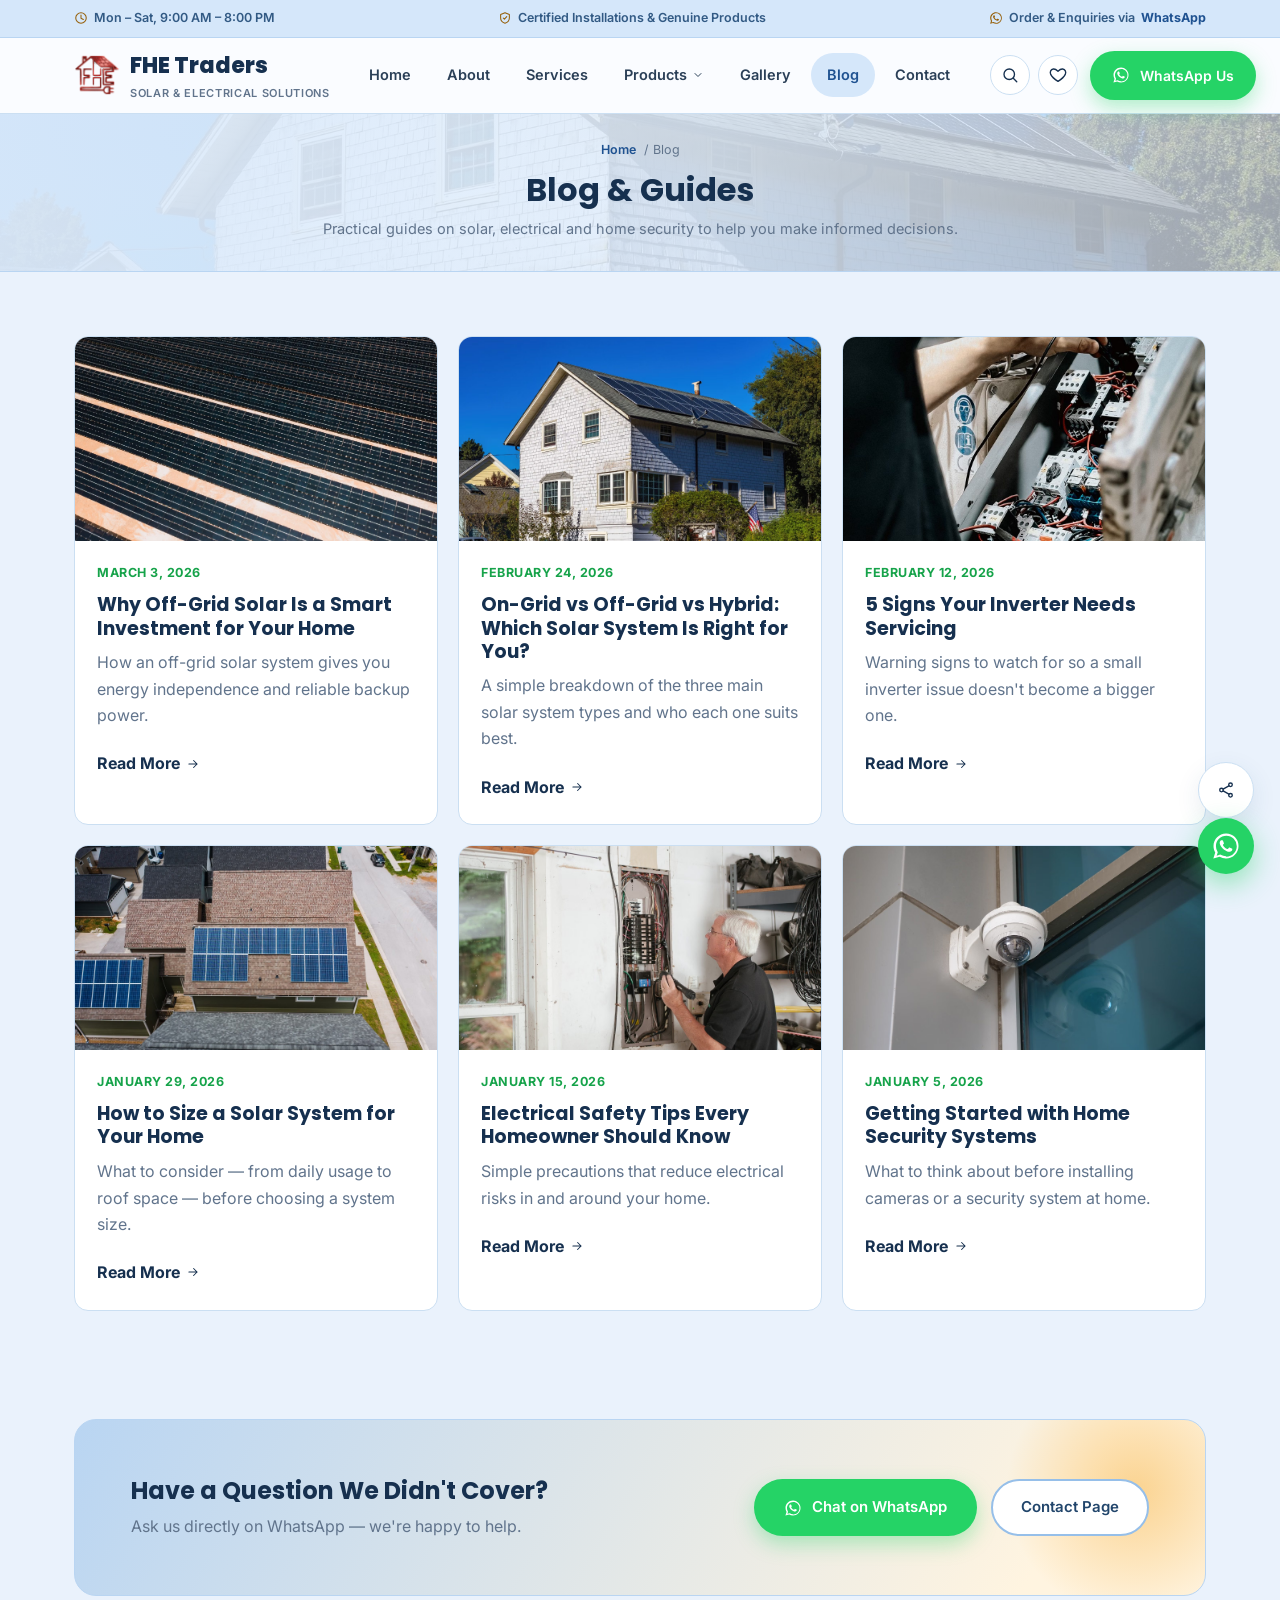
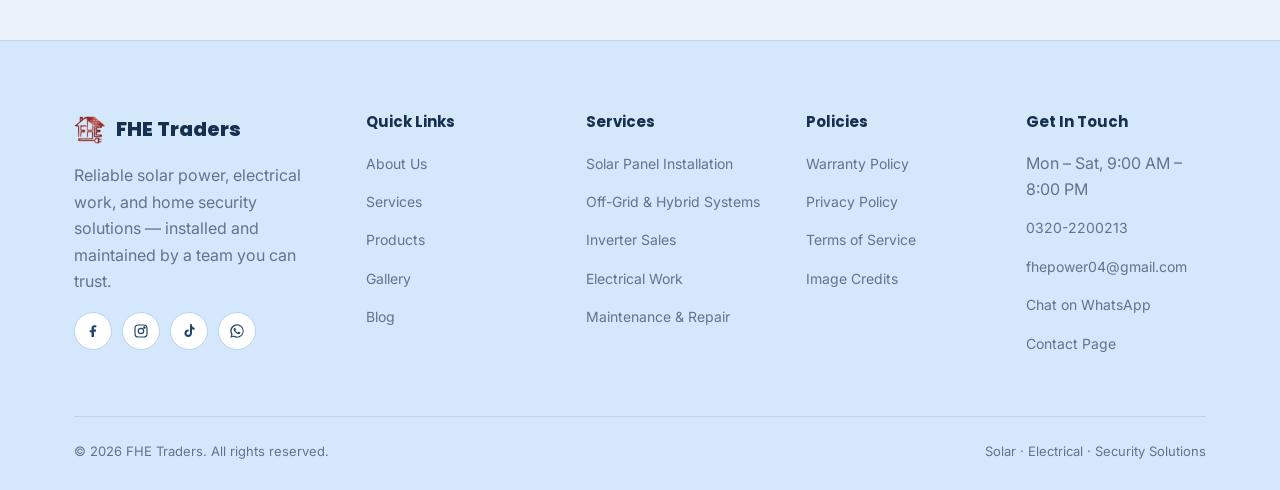
<file: blog.html>
<!-- Only one full article template exists (blog-single.html); duplicate it and link here to add more posts. -->
<!doctype html>
<html lang="en">
<head>
<meta charset="UTF-8">
<meta name="viewport" content="width=device-width, initial-scale=1.0">
<title>Blog &amp; Guides — FHE Traders</title>
<meta name="description" content="Solar, electrical and home security guides from FHE Traders.">
<link rel="icon" type="image/png" href="images/site/favicon-32.png">
<link rel="preconnect" href="https://fonts.googleapis.com">
<link rel="preconnect" href="https://fonts.gstatic.com" crossorigin>
<link href="https://fonts.googleapis.com/css2?family=Inter:wght@400;500;600;700&family=Poppins:wght@600;700;800&display=swap" rel="stylesheet">
<link rel="stylesheet" href="css/style.css?v=20260926-photos">
</head>
<body>

<svg style="display:none" aria-hidden="true">
  <symbol id="icon-sun" viewBox="0 0 24 24" fill="none" stroke="currentColor" stroke-width="1.8" stroke-linecap="round" stroke-linejoin="round"><circle cx="12" cy="12" r="4.5"/><path d="M12 2v3M12 19v3M4.2 4.2l2.1 2.1M17.7 17.7l2.1 2.1M2 12h3M19 12h3M4.2 19.8l2.1-2.1M17.7 6.3l2.1-2.1"/></symbol>
  <symbol id="icon-panel" viewBox="0 0 24 24" fill="none" stroke="currentColor" stroke-width="1.8" stroke-linecap="round" stroke-linejoin="round"><rect x="3" y="4" width="18" height="13" rx="1.5"/><path d="M3 9.5h18M3 13.5h18M9 4v13M15 4v13"/><path d="M8 21h8M12 17v4"/></symbol>
  <symbol id="icon-battery" viewBox="0 0 24 24" fill="none" stroke="currentColor" stroke-width="1.8" stroke-linecap="round" stroke-linejoin="round"><rect x="2.5" y="7" width="16" height="10" rx="2"/><path d="M21.5 10v4"/><path d="M7 12h2.2L10.5 10 8.8 14 11 12H13"/></symbol>
  <symbol id="icon-zap" viewBox="0 0 24 24" fill="none" stroke="currentColor" stroke-width="1.8" stroke-linecap="round" stroke-linejoin="round"><path d="M13 2 4 14h6l-1 8 9-12h-6l1-8Z"/></symbol>
  <symbol id="icon-wrench" viewBox="0 0 24 24" fill="none" stroke="currentColor" stroke-width="1.8" stroke-linecap="round" stroke-linejoin="round"><path d="M14.7 6.3a4 4 0 0 0-5.4 5.4L3 18l3 3 6.3-6.3a4 4 0 0 0 5.4-5.4l-2.6 2.6-2-2 2.6-2.6Z"/></symbol>
  <symbol id="icon-shield" viewBox="0 0 24 24" fill="none" stroke="currentColor" stroke-width="1.8" stroke-linecap="round" stroke-linejoin="round"><path d="M12 3 4.5 6v6c0 4.5 3.2 7.7 7.5 9 4.3-1.3 7.5-4.5 7.5-9V6L12 3Z"/><path d="M9 12l2 2 4-4.5"/></symbol>
  <symbol id="icon-home" viewBox="0 0 24 24" fill="none" stroke="currentColor" stroke-width="1.8" stroke-linecap="round" stroke-linejoin="round"><path d="M3 11.5 12 4l9 7.5"/><path d="M5.5 10v9.5a1 1 0 0 0 1 1H10v-6h4v6h3.5a1 1 0 0 0 1-1V10"/></symbol>
  <symbol id="icon-headset" viewBox="0 0 24 24" fill="none" stroke="currentColor" stroke-width="1.8" stroke-linecap="round" stroke-linejoin="round"><path d="M4 13v-1a8 8 0 0 1 16 0v1"/><rect x="2.5" y="13" width="4" height="6" rx="1.5"/><rect x="17.5" y="13" width="4" height="6" rx="1.5"/><path d="M20 19v1a3 3 0 0 1-3 3h-3"/></symbol>
  <symbol id="icon-layers" viewBox="0 0 24 24" fill="none" stroke="currentColor" stroke-width="1.8" stroke-linecap="round" stroke-linejoin="round"><path d="m12 3 9 5-9 5-9-5 9-5Z"/><path d="m3 13 9 5 9-5"/></symbol>
  <symbol id="icon-clock" viewBox="0 0 24 24" fill="none" stroke="currentColor" stroke-width="1.8" stroke-linecap="round" stroke-linejoin="round"><circle cx="12" cy="12" r="9"/><path d="M12 7v5.5l4 2"/></symbol>
  <symbol id="icon-phone" viewBox="0 0 24 24" fill="none" stroke="currentColor" stroke-width="1.8" stroke-linecap="round" stroke-linejoin="round"><path d="M6 3h3l1.5 5-2.3 1.7a12.5 12.5 0 0 0 6.1 6.1L16 13.5l5 1.5v3a2 2 0 0 1-2.2 2A17 17 0 0 1 4 5.2 2 2 0 0 1 6 3Z"/></symbol>
  <symbol id="icon-mail" viewBox="0 0 24 24" fill="none" stroke="currentColor" stroke-width="1.8" stroke-linecap="round" stroke-linejoin="round"><rect x="2.5" y="5" width="19" height="14" rx="2"/><path d="m3 6.5 9 6.5 9-6.5"/></symbol>
  <symbol id="icon-whatsapp" viewBox="0 0 32 32" fill="currentColor"><path d="M16.02 2.67C8.65 2.67 2.67 8.65 2.67 16.02c0 2.5.68 4.85 1.86 6.87L2.5 29.33l6.6-1.98a13.3 13.3 0 0 0 6.92 1.9h.01c7.37 0 13.35-5.98 13.35-13.35 0-3.57-1.39-6.92-3.91-9.44a13.26 13.26 0 0 0-9.45-3.79Zm0 24.3h-.01a11.06 11.06 0 0 1-5.64-1.55l-.4-.24-3.92 1.18 1.19-3.82-.26-.4a11.06 11.06 0 0 1-1.7-5.92c0-6.12 4.98-11.1 11.11-11.1 2.97 0 5.76 1.16 7.85 3.26a11.02 11.02 0 0 1 3.25 7.85c0 6.13-4.98 11.11-11.1 11.11h.01v.01Zm6.08-8.32c-.33-.17-1.97-.97-2.28-1.08-.31-.11-.53-.17-.75.17-.22.33-.86 1.08-1.05 1.3-.19.22-.39.25-.72.08-.33-.17-1.4-.52-2.66-1.65-.98-.88-1.65-1.96-1.84-2.29-.19-.33-.02-.5.15-.67.15-.15.33-.39.5-.58.17-.19.22-.33.33-.55.11-.22.06-.42-.03-.58-.08-.17-.75-1.81-1.03-2.48-.27-.65-.55-.56-.75-.57h-.64c-.22 0-.58.08-.88.42-.3.33-1.16 1.13-1.16 2.76 0 1.63 1.19 3.2 1.36 3.42.17.22 2.34 3.57 5.67 5.01.79.34 1.41.55 1.89.7.79.25 1.51.21 2.08.13.63-.09 1.97-.8 2.24-1.58.28-.77.28-1.44.19-1.58-.08-.14-.3-.22-.63-.39Z"/></symbol>
  <symbol id="icon-facebook" viewBox="0 0 24 24" fill="currentColor"><path d="M13.5 21v-8h2.7l.4-3.1h-3.1V8c0-.9.25-1.5 1.55-1.5H17V3.7C16.6 3.65 15.5 3.5 14.2 3.5c-2.6 0-4.4 1.6-4.4 4.5v2.9H7v3.1h2.8V21h3.7Z"/></symbol>
  <symbol id="icon-tiktok" viewBox="0 0 24 24" fill="currentColor"><path d="M16.5 2h-3v13.2a2.6 2.6 0 1 1-2.1-2.55V9.6a5.7 5.7 0 1 0 5.1 5.67V8.9a6.5 6.5 0 0 0 3.9 1.28V7.1a3.6 3.6 0 0 1-3.9-3.6V2Z"/></symbol>
  <symbol id="icon-instagram" viewBox="0 0 24 24" fill="none" stroke="currentColor" stroke-width="1.8" stroke-linecap="round" stroke-linejoin="round"><rect x="3" y="3" width="18" height="18" rx="5"/><circle cx="12" cy="12" r="4"/><circle cx="17.2" cy="6.8" r="1"/></symbol>
  <symbol id="icon-arrow-right" viewBox="0 0 24 24" fill="none" stroke="currentColor" stroke-width="1.8" stroke-linecap="round" stroke-linejoin="round"><path d="M5 12h14M13 6l6 6-6 6"/></symbol>
  <symbol id="icon-check" viewBox="0 0 24 24" fill="none" stroke="currentColor" stroke-width="2" stroke-linecap="round" stroke-linejoin="round"><path d="M20 6 9 17l-5-5"/></symbol>
  <symbol id="icon-image" viewBox="0 0 24 24" fill="none" stroke="currentColor" stroke-width="1.8" stroke-linecap="round" stroke-linejoin="round"><rect x="3" y="4" width="18" height="16" rx="2"/><circle cx="8.5" cy="9.5" r="1.7"/><path d="m21 16-5.5-5.5L4 21"/></symbol>
  <symbol id="icon-award" viewBox="0 0 24 24" fill="none" stroke="currentColor" stroke-width="1.8" stroke-linecap="round" stroke-linejoin="round"><circle cx="12" cy="8.5" r="5.5"/><path d="m8.5 13.5-1.7 7 5.2-2.8 5.2 2.8-1.7-7"/></symbol>
  <symbol id="icon-tool-alt" viewBox="0 0 24 24" fill="none" stroke="currentColor" stroke-width="1.8" stroke-linecap="round" stroke-linejoin="round"><path d="M11 4a3 3 0 0 1 3.9 2.9c0 .4-.07.77-.2 1.1l6 6a2.1 2.1 0 0 1-3 3l-6-6a3 3 0 0 1-4-3.6L9.5 9.2 7.3 7 8 4.3 10 4Z"/></symbol>
  <symbol id="icon-search" viewBox="0 0 24 24" fill="none" stroke="currentColor" stroke-width="1.8" stroke-linecap="round" stroke-linejoin="round"><circle cx="11" cy="11" r="7"/><path d="m21 21-4.3-4.3"/></symbol>
  <symbol id="icon-heart" viewBox="0 0 24 24" fill="none" stroke="currentColor" stroke-width="1.8" stroke-linecap="round" stroke-linejoin="round"><path d="M12 20.5s-7.5-4.6-9.7-9.3C.8 7.8 2.4 4.5 5.8 4c2.1-.3 3.9.8 6.2 3 2.3-2.2 4.1-3.3 6.2-3 3.4.5 5 3.8 3.5 7.2C19.5 15.9 12 20.5 12 20.5Z"/></symbol>
  <symbol id="icon-chevron-down" viewBox="0 0 24 24" fill="none" stroke="currentColor" stroke-width="2" stroke-linecap="round" stroke-linejoin="round"><path d="m6 9 6 6 6-6"/></symbol>
  <symbol id="icon-x" viewBox="0 0 24 24" fill="none" stroke="currentColor" stroke-width="2" stroke-linecap="round" stroke-linejoin="round"><path d="M18 6 6 18M6 6l12 12"/></symbol>
  <symbol id="icon-arrow-up" viewBox="0 0 24 24" fill="none" stroke="currentColor" stroke-width="2" stroke-linecap="round" stroke-linejoin="round"><path d="M12 19V5M6 11l6-6 6 6"/></symbol>
  <symbol id="icon-plug" viewBox="0 0 24 24" fill="none" stroke="currentColor" stroke-width="1.8" stroke-linecap="round" stroke-linejoin="round"><path d="M9 2.5v5.5M15 2.5v5.5"/><path d="M6 8h12v2.8a6 6 0 0 1-12 0V8Z"/><path d="M12 16.8V21.5"/></symbol>
  <symbol id="icon-stand" viewBox="0 0 24 24" fill="none" stroke="currentColor" stroke-width="1.8" stroke-linecap="round" stroke-linejoin="round"><path d="M2.5 9.8 15 4.2l2.2 4.9L4.7 14.7 2.5 9.8Z"/><path d="M6.2 14V21M16 9.6V21M4 21h4.4M13.8 21h4.4"/></symbol>
  <symbol id="icon-gauge" viewBox="0 0 24 24" fill="none" stroke="currentColor" stroke-width="1.8" stroke-linecap="round" stroke-linejoin="round"><path d="M3.5 17.5a8.7 8.7 0 1 1 17 0"/><path d="M12 17.5 16.4 12"/><circle cx="12" cy="17.5" r="1.3"/><path d="M3.5 17.5h17"/></symbol>
  <symbol id="icon-fan" viewBox="0 0 24 24" fill="none" stroke="currentColor" stroke-width="1.8" stroke-linecap="round" stroke-linejoin="round"><circle cx="12" cy="12" r="1.8"/><path d="M12 10.2c1.6-2.6 1.5-5.4-.6-6.1-1.7-.6-3 .9-2.4 2.8.4 1.4 1.6 2.6 3 3.3Z"/><path d="M13.8 12c2.6 1.6 5.4 1.5 6.1-.6.6-1.7-.9-3-2.8-2.4-1.4.4-2.6 1.6-3.3 3Z"/><path d="M12 13.8c-1.6 2.6-1.5 5.4.6 6.1 1.7.6 3-.9 2.4-2.8-.4-1.4-1.6-2.6-3-3.3Z"/><path d="M10.2 12c-2.6-1.6-5.4-1.5-6.1.6-.6 1.7.9 3 2.8 2.4 1.4-.4 2.6-1.6 3.3-3Z"/></symbol>
  <symbol id="icon-cable" viewBox="0 0 24 24" fill="none" stroke="currentColor" stroke-width="1.8" stroke-linecap="round" stroke-linejoin="round"><circle cx="12" cy="12" r="8.6"/><circle cx="12" cy="12" r="3.2"/><path d="M12 3.4v5.4M12 15.2v5.4M3.4 12h5.4M15.2 12h5.4"/></symbol>
  <symbol id="icon-bulb" viewBox="0 0 24 24" fill="none" stroke="currentColor" stroke-width="1.8" stroke-linecap="round" stroke-linejoin="round"><path d="M9.2 18.2h5.6M10.4 21h3.2"/><path d="M12 2.5a6.5 6.5 0 0 0-3.9 11.7c.5.4.9 1 .9 1.7v.3h6v-.3c0-.7.4-1.3.9-1.7A6.5 6.5 0 0 0 12 2.5Z"/></symbol>
  <symbol id="icon-share" viewBox="0 0 24 24" fill="none" stroke="currentColor" stroke-width="1.8" stroke-linecap="round" stroke-linejoin="round"><circle cx="18" cy="5" r="2.4"/><circle cx="6" cy="12" r="2.4"/><circle cx="18" cy="19" r="2.4"/><path d="m8.2 10.8 7.6-4.4M8.2 13.2l7.6 4.4"/></symbol>
</svg>

<div class="utility-bar">
  <div class="container">
    <div class="utility-item"><svg width="14" height="14"><use href="#icon-clock"/></svg> Mon &ndash; Sat, 9:00 AM &ndash; 8:00 PM</div>
    <div class="utility-item"><svg width="14" height="14"><use href="#icon-shield"/></svg> Certified Installations &amp; Genuine Products</div>
    <div class="utility-item"><svg width="14" height="14"><use href="#icon-whatsapp"/></svg> Order &amp; Enquiries via <a href="#" data-whatsapp data-msg="Hi FHE Traders, I'd like to get in touch.">WhatsApp</a></div>
  </div>
</div>

<header class="site-header">
  <div class="container">
    <a href="index.html" class="logo">
      <span class="logo-mark"><img src="images/site/logo-mark.png" alt="" width="46" height="46" decoding="async"></span>
      <span>FHE Traders<small>Solar &amp; Electrical Solutions</small></span>
    </a>
    <nav class="main-nav">
      <a href="index.html">Home</a>
      <a href="about.html">About</a>
      <a href="services.html">Services</a>
      <div class="nav-dropdown" id="categories-dropdown">
        <a href="products.html">Products <span class="chev-btn" aria-hidden="true"><svg class="chev" width="12" height="12"><use href="#icon-chevron-down"/></svg></span></a>
        <div class="nav-dropdown-panel">
          <a href="products.html#solar-panels" class="nav-dropdown-item cat-solar"><svg><use href="#icon-panel"/></svg> Solar Panels</a>
          <a href="products.html#solar-stands" class="nav-dropdown-item cat-stands"><svg><use href="#icon-stand"/></svg> Solar Stands</a>
          <a href="products.html#inverters" class="nav-dropdown-item cat-inverter"><svg><use href="#icon-zap"/></svg> Inverters</a>
          <a href="products.html#batteries" class="nav-dropdown-item cat-battery"><svg><use href="#icon-battery"/></svg> Lithium Batteries</a>
          <a href="products.html#vfd" class="nav-dropdown-item cat-vfd"><svg><use href="#icon-gauge"/></svg> VFD Drives</a>
          <a href="products.html#fans" class="nav-dropdown-item cat-fans"><svg><use href="#icon-fan"/></svg> Fans</a>
          <a href="products.html#lighting" class="nav-dropdown-item cat-lighting"><svg><use href="#icon-bulb"/></svg> Lighting</a>
          <a href="products.html#fittings" class="nav-dropdown-item cat-fittings"><svg><use href="#icon-plug"/></svg> Electrical Fittings</a>
          <a href="products.html#wiring" class="nav-dropdown-item cat-wiring"><svg><use href="#icon-cable"/></svg> Wiring &amp; Cables</a>
          <a href="products.html#distribution" class="nav-dropdown-item cat-distribution"><svg><use href="#icon-layers"/></svg> Distribution &amp; Breakers</a>
          <a href="products.html#security" class="nav-dropdown-item cat-security"><svg><use href="#icon-shield"/></svg> Security Systems</a>
          <a href="products.html#appliances" class="nav-dropdown-item cat-appliances"><svg><use href="#icon-home"/></svg> Home Appliances</a>
          <a href="products.html" class="nav-dropdown-item view-all">View All Products <svg width="14" height="14"><use href="#icon-arrow-right"/></svg></a>

        </div>
      </div>
      <a href="gallery.html">Gallery</a>
      <a href="blog.html">Blog</a>
      <a href="contact.html">Contact</a>
    </nav>
    <div class="header-actions">
      <button class="icon-btn" id="search-toggle-btn" aria-label="Search products"><svg width="18" height="18"><use href="#icon-search"/></svg></button>
      <a href="wishlist.html" class="icon-btn" id="wishlist-header-btn" aria-label="Wishlist">
        <svg width="18" height="18"><use href="#icon-heart"/></svg>
        <span class="icon-badge-count" id="wishlist-count" hidden>0</span>
      </a>
      <a href="#" class="btn btn-whatsapp btn-sm" data-whatsapp data-msg="Hi FHE Traders, I'd like to get a quote.">
        <svg width="18" height="18"><use href="#icon-whatsapp"/></svg><span class="label">WhatsApp Us</span>
      </a>
      <button class="nav-toggle" aria-label="Toggle menu"><span></span><span></span><span></span></button>
    </div>
  </div>
  <div class="search-panel" id="search-panel">
    <div class="container">
      <div class="search-input-wrap">
        <svg class="search-icon" width="18" height="18"><use href="#icon-search"/></svg>
        <input type="text" id="search-input" placeholder="Search products (e.g. inverter, battery, solar panel)..." autocomplete="off">
      </div>
      <div class="search-results" id="search-results"></div>
    </div>
  </div>
</header>

<main>

  <section class="page-hero has-photo">
    <img src="images/site/blog-compare.jpg" alt="" aria-hidden="true" onerror="this.parentNode.classList.remove('has-photo');this.remove()">
    <div class="container">
      <div class="breadcrumb"><a href="index.html">Home</a> / Blog</div>
      <h1>Blog &amp; Guides</h1>
      <p>Practical guides on solar, electrical and home security to help you make informed decisions.</p>
    </div>
  </section>

  <section class="section">
    <div class="container">
      <div class="grid grid-3">

        <div class="blog-card card" style="padding:0;">
          <div class="blog-thumb has-photo"><img src="images/site/blog-offgrid.jpg" alt="Why Off-Grid Solar Is a Smart Investment" loading="lazy" decoding="async" onerror="this.parentNode.classList.remove('has-photo');this.remove()"><svg><use href="#icon-layers"/></svg></div>
          <div class="blog-body">
            <span class="blog-date">March 3, 2026</span>
            <h3>Why Off-Grid Solar Is a Smart Investment for Your Home</h3>
            <p>How an off-grid solar system gives you energy independence and reliable backup power.</p>
            <a href="blog-single.html" class="read-more">Read More <svg width="14" height="14"><use href="#icon-arrow-right"/></svg></a>
          </div>
        </div>

        <div class="blog-card card" style="padding:0;">
          <div class="blog-thumb has-photo"><img src="images/site/blog-compare.jpg" alt="On-Grid vs Off-Grid vs Hybrid" loading="lazy" decoding="async" onerror="this.parentNode.classList.remove('has-photo');this.remove()"><svg><use href="#icon-zap"/></svg></div>
          <div class="blog-body">
            <span class="blog-date">February 24, 2026</span>
            <h3>On-Grid vs Off-Grid vs Hybrid: Which Solar System Is Right for You?</h3>
            <p>A simple breakdown of the three main solar system types and who each one suits best.</p>
            <a href="blog-single.html" class="read-more">Read More <svg width="14" height="14"><use href="#icon-arrow-right"/></svg></a>
          </div>
        </div>

        <div class="blog-card card" style="padding:0;">
          <div class="blog-thumb has-photo"><img src="images/site/blog-inverter.jpg" alt="5 Signs Your Inverter Needs Servicing" loading="lazy" decoding="async" onerror="this.parentNode.classList.remove('has-photo');this.remove()"><svg><use href="#icon-wrench"/></svg></div>
          <div class="blog-body">
            <span class="blog-date">February 12, 2026</span>
            <h3>5 Signs Your Inverter Needs Servicing</h3>
            <p>Warning signs to watch for so a small inverter issue doesn't become a bigger one.</p>
            <a href="blog-single.html" class="read-more">Read More <svg width="14" height="14"><use href="#icon-arrow-right"/></svg></a>
          </div>
        </div>

        <div class="blog-card card" style="padding:0;">
          <div class="blog-thumb has-photo"><img src="images/site/blog-sizing.jpg" alt="How to Size a Solar System" loading="lazy" decoding="async" onerror="this.parentNode.classList.remove('has-photo');this.remove()"><svg><use href="#icon-panel"/></svg></div>
          <div class="blog-body">
            <span class="blog-date">January 29, 2026</span>
            <h3>How to Size a Solar System for Your Home</h3>
            <p>What to consider — from daily usage to roof space — before choosing a system size.</p>
            <a href="blog-single.html" class="read-more">Read More <svg width="14" height="14"><use href="#icon-arrow-right"/></svg></a>
          </div>
        </div>

        <div class="blog-card card" style="padding:0;">
          <div class="blog-thumb has-photo"><img src="images/site/blog-safety.jpg" alt="Electrical Safety Tips" loading="lazy" decoding="async" onerror="this.parentNode.classList.remove('has-photo');this.remove()"><svg><use href="#icon-tool-alt"/></svg></div>
          <div class="blog-body">
            <span class="blog-date">January 15, 2026</span>
            <h3>Electrical Safety Tips Every Homeowner Should Know</h3>
            <p>Simple precautions that reduce electrical risks in and around your home.</p>
            <a href="blog-single.html" class="read-more">Read More <svg width="14" height="14"><use href="#icon-arrow-right"/></svg></a>
          </div>
        </div>

        <div class="blog-card card" style="padding:0;">
          <div class="blog-thumb has-photo"><img src="images/site/blog-security.jpg" alt="Getting Started with Home Security" loading="lazy" decoding="async" onerror="this.parentNode.classList.remove('has-photo');this.remove()"><svg><use href="#icon-shield"/></svg></div>
          <div class="blog-body">
            <span class="blog-date">January 5, 2026</span>
            <h3>Getting Started with Home Security Systems</h3>
            <p>What to think about before installing cameras or a security system at home.</p>
            <a href="blog-single.html" class="read-more">Read More <svg width="14" height="14"><use href="#icon-arrow-right"/></svg></a>
          </div>
        </div>

      </div>
    </div>
  </section>

  <section class="section-tight">
    <div class="container">
      <div class="cta-banner">
        <div class="cta-text">
          <h2>Have a Question We Didn't Cover?</h2>
          <p>Ask us directly on WhatsApp — we're happy to help.</p>
        </div>
        <div class="cta-actions">
          <a href="#" class="btn btn-whatsapp" data-whatsapp data-msg="Hi FHE Traders, I have a question that wasn't covered in your blog.">
            <svg width="18" height="18"><use href="#icon-whatsapp"/></svg> Chat on WhatsApp
          </a>
          <a href="contact.html" class="btn btn-outline">Contact Page</a>
        </div>
      </div>
    </div>
  </section>

</main>

<footer class="site-footer">
  <div class="container">
    <div class="footer-grid">
      <div>
        <div class="footer-logo"><img src="images/site/logo-mark.png" alt="" width="32" height="32" loading="lazy" decoding="async"> FHE Traders</div>
        <p>Reliable solar power, electrical work, and home security solutions — installed and maintained by a team you can trust.</p>
        <div class="footer-social">
          <a href="#" aria-label="Facebook"><svg width="16" height="16"><use href="#icon-facebook"/></svg></a>
          <a href="https://www.instagram.com/futurehomeelect24/" target="_blank" rel="noopener" aria-label="Instagram"><svg width="16" height="16"><use href="#icon-instagram"/></svg></a>
          <a href="https://www.tiktok.com/@fhesolar24" target="_blank" rel="noopener" aria-label="TikTok"><svg width="16" height="16"><use href="#icon-tiktok"/></svg></a>
          <a href="#" data-whatsapp data-msg="Hi FHE Traders, I'd like to know more." aria-label="WhatsApp"><svg width="16" height="16"><use href="#icon-whatsapp"/></svg></a>
        </div>
      </div>
      <div class="footer-col">
        <h4>Quick Links</h4>
        <ul>
          <li><a href="about.html">About Us</a></li>
          <li><a href="services.html">Services</a></li>
          <li><a href="products.html">Products</a></li>
          <li><a href="gallery.html">Gallery</a></li>
          <li><a href="blog.html">Blog</a></li>
        </ul>
      </div>
      <div class="footer-col">
        <h4>Services</h4>
        <ul>
          <li><a href="services.html">Solar Panel Installation</a></li>
          <li><a href="services.html">Off-Grid &amp; Hybrid Systems</a></li>
          <li><a href="services.html">Inverter Sales</a></li>
          <li><a href="services.html">Electrical Work</a></li>
          <li><a href="services.html">Maintenance &amp; Repair</a></li>
        </ul>
      </div>
      <div class="footer-col">
        <h4>Policies</h4>
        <ul>
          <li><a href="warranty-policy.html">Warranty Policy</a></li>
          <li><a href="privacy-policy.html">Privacy Policy</a></li>
          <li><a href="terms-of-service.html">Terms of Service</a></li>
          <li><a href="image-credits.html">Image Credits</a></li>
        </ul>
      </div>
      <div class="footer-col">
        <h4>Get In Touch</h4>
        <ul>
          <li>Mon – Sat, 9:00 AM – 8:00 PM</li>
          <li><a href="tel:+923202200213">0320-2200213</a></li>
          <li><a href="mailto:fhepower04@gmail.com">fhepower04@gmail.com</a></li>
          <li><a href="#" data-whatsapp data-msg="Hi FHE Traders, I'd like to get in touch.">Chat on WhatsApp</a></li>
          <li><a href="contact.html">Contact Page</a></li>
        </ul>
      </div>
    </div>
    <div class="footer-bottom">
      <span>© <span data-year></span> FHE Traders. All rights reserved.</span>
      <span>Solar · Electrical · Security Solutions</span>
    </div>
  </div>
</footer>

<div class="side-toolbar">
  <button data-share aria-label="Share this page"><svg width="18" height="18"><use href="#icon-share"/></svg></button>
  <button data-scroll-top aria-label="Scroll to top"><svg width="18" height="18"><use href="#icon-arrow-up"/></svg></button>
</div>

<a href="#" class="wa-float" data-whatsapp data-msg="Hi FHE Traders, I'd like to enquire." aria-label="Chat on WhatsApp"><svg><use href="#icon-whatsapp"/></svg></a>

<script src="js/products-data.js?v=20260926-photos"></script>
<script src="js/wishlist.js?v=20260926-photos"></script>
<script src="js/search.js?v=20260926-photos"></script>
<script src="js/config.js?v=20260926-photos"></script>
<script src="js/main.js?v=20260926-photos"></script>
</body>
</html>
</file>
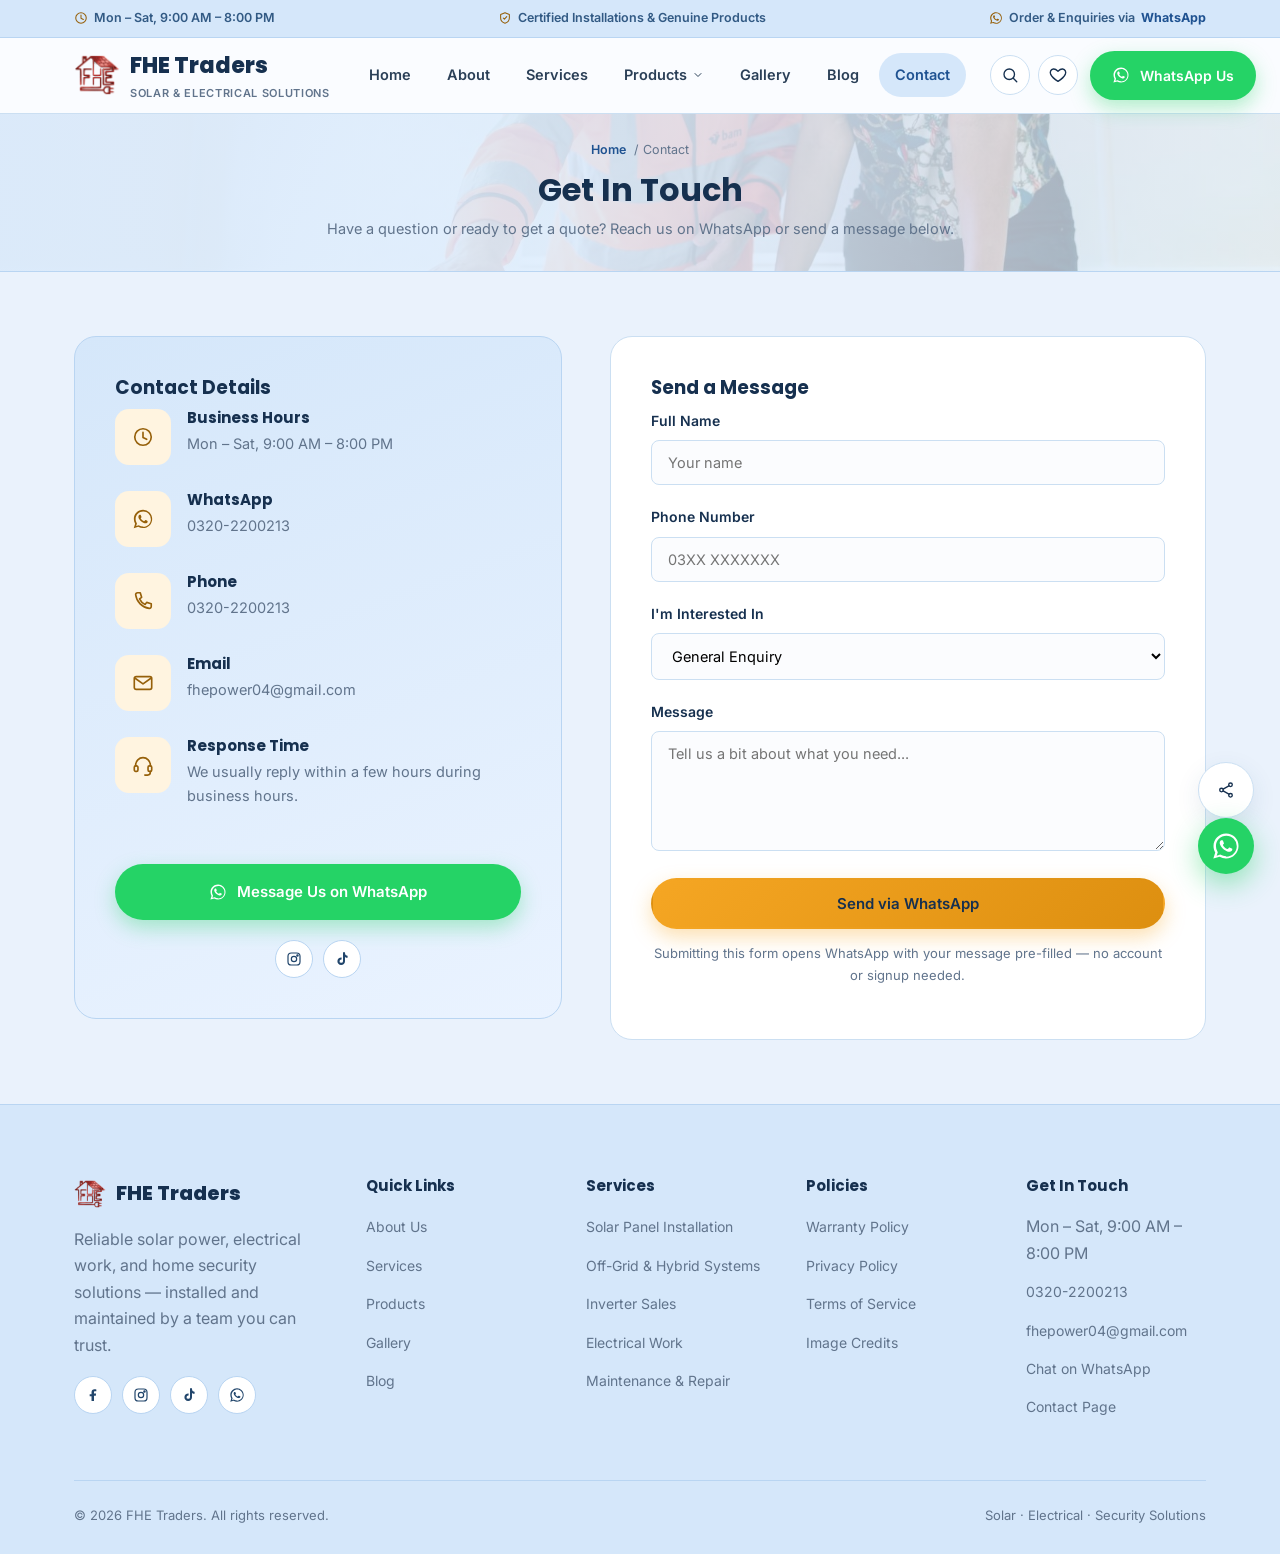
<file: contact.html>
<!doctype html>
<html lang="en">
<head>
<meta charset="UTF-8">
<meta name="viewport" content="width=device-width, initial-scale=1.0">
<title>Contact — FHE Traders</title>
<meta name="description" content="Get in touch with FHE Traders on WhatsApp or send us a message. Mon – Sat, 9:00 AM – 8:00 PM.">
<link rel="icon" type="image/png" href="images/site/favicon-32.png">
<link rel="preconnect" href="https://fonts.googleapis.com">
<link rel="preconnect" href="https://fonts.gstatic.com" crossorigin>
<link href="https://fonts.googleapis.com/css2?family=Inter:wght@400;500;600;700&family=Poppins:wght@600;700;800&display=swap" rel="stylesheet">
<link rel="stylesheet" href="css/style.css?v=20260926-photos">
</head>
<body>

<svg style="display:none" aria-hidden="true">
  <symbol id="icon-sun" viewBox="0 0 24 24" fill="none" stroke="currentColor" stroke-width="1.8" stroke-linecap="round" stroke-linejoin="round"><circle cx="12" cy="12" r="4.5"/><path d="M12 2v3M12 19v3M4.2 4.2l2.1 2.1M17.7 17.7l2.1 2.1M2 12h3M19 12h3M4.2 19.8l2.1-2.1M17.7 6.3l2.1-2.1"/></symbol>
  <symbol id="icon-panel" viewBox="0 0 24 24" fill="none" stroke="currentColor" stroke-width="1.8" stroke-linecap="round" stroke-linejoin="round"><rect x="3" y="4" width="18" height="13" rx="1.5"/><path d="M3 9.5h18M3 13.5h18M9 4v13M15 4v13"/><path d="M8 21h8M12 17v4"/></symbol>
  <symbol id="icon-battery" viewBox="0 0 24 24" fill="none" stroke="currentColor" stroke-width="1.8" stroke-linecap="round" stroke-linejoin="round"><rect x="2.5" y="7" width="16" height="10" rx="2"/><path d="M21.5 10v4"/><path d="M7 12h2.2L10.5 10 8.8 14 11 12H13"/></symbol>
  <symbol id="icon-zap" viewBox="0 0 24 24" fill="none" stroke="currentColor" stroke-width="1.8" stroke-linecap="round" stroke-linejoin="round"><path d="M13 2 4 14h6l-1 8 9-12h-6l1-8Z"/></symbol>
  <symbol id="icon-wrench" viewBox="0 0 24 24" fill="none" stroke="currentColor" stroke-width="1.8" stroke-linecap="round" stroke-linejoin="round"><path d="M14.7 6.3a4 4 0 0 0-5.4 5.4L3 18l3 3 6.3-6.3a4 4 0 0 0 5.4-5.4l-2.6 2.6-2-2 2.6-2.6Z"/></symbol>
  <symbol id="icon-shield" viewBox="0 0 24 24" fill="none" stroke="currentColor" stroke-width="1.8" stroke-linecap="round" stroke-linejoin="round"><path d="M12 3 4.5 6v6c0 4.5 3.2 7.7 7.5 9 4.3-1.3 7.5-4.5 7.5-9V6L12 3Z"/><path d="M9 12l2 2 4-4.5"/></symbol>
  <symbol id="icon-home" viewBox="0 0 24 24" fill="none" stroke="currentColor" stroke-width="1.8" stroke-linecap="round" stroke-linejoin="round"><path d="M3 11.5 12 4l9 7.5"/><path d="M5.5 10v9.5a1 1 0 0 0 1 1H10v-6h4v6h3.5a1 1 0 0 0 1-1V10"/></symbol>
  <symbol id="icon-headset" viewBox="0 0 24 24" fill="none" stroke="currentColor" stroke-width="1.8" stroke-linecap="round" stroke-linejoin="round"><path d="M4 13v-1a8 8 0 0 1 16 0v1"/><rect x="2.5" y="13" width="4" height="6" rx="1.5"/><rect x="17.5" y="13" width="4" height="6" rx="1.5"/><path d="M20 19v1a3 3 0 0 1-3 3h-3"/></symbol>
  <symbol id="icon-layers" viewBox="0 0 24 24" fill="none" stroke="currentColor" stroke-width="1.8" stroke-linecap="round" stroke-linejoin="round"><path d="m12 3 9 5-9 5-9-5 9-5Z"/><path d="m3 13 9 5 9-5"/></symbol>
  <symbol id="icon-clock" viewBox="0 0 24 24" fill="none" stroke="currentColor" stroke-width="1.8" stroke-linecap="round" stroke-linejoin="round"><circle cx="12" cy="12" r="9"/><path d="M12 7v5.5l4 2"/></symbol>
  <symbol id="icon-phone" viewBox="0 0 24 24" fill="none" stroke="currentColor" stroke-width="1.8" stroke-linecap="round" stroke-linejoin="round"><path d="M6 3h3l1.5 5-2.3 1.7a12.5 12.5 0 0 0 6.1 6.1L16 13.5l5 1.5v3a2 2 0 0 1-2.2 2A17 17 0 0 1 4 5.2 2 2 0 0 1 6 3Z"/></symbol>
  <symbol id="icon-mail" viewBox="0 0 24 24" fill="none" stroke="currentColor" stroke-width="1.8" stroke-linecap="round" stroke-linejoin="round"><rect x="2.5" y="5" width="19" height="14" rx="2"/><path d="m3 6.5 9 6.5 9-6.5"/></symbol>
  <symbol id="icon-whatsapp" viewBox="0 0 32 32" fill="currentColor"><path d="M16.02 2.67C8.65 2.67 2.67 8.65 2.67 16.02c0 2.5.68 4.85 1.86 6.87L2.5 29.33l6.6-1.98a13.3 13.3 0 0 0 6.92 1.9h.01c7.37 0 13.35-5.98 13.35-13.35 0-3.57-1.39-6.92-3.91-9.44a13.26 13.26 0 0 0-9.45-3.79Zm0 24.3h-.01a11.06 11.06 0 0 1-5.64-1.55l-.4-.24-3.92 1.18 1.19-3.82-.26-.4a11.06 11.06 0 0 1-1.7-5.92c0-6.12 4.98-11.1 11.11-11.1 2.97 0 5.76 1.16 7.85 3.26a11.02 11.02 0 0 1 3.25 7.85c0 6.13-4.98 11.11-11.1 11.11h.01v.01Zm6.08-8.32c-.33-.17-1.97-.97-2.28-1.08-.31-.11-.53-.17-.75.17-.22.33-.86 1.08-1.05 1.3-.19.22-.39.25-.72.08-.33-.17-1.4-.52-2.66-1.65-.98-.88-1.65-1.96-1.84-2.29-.19-.33-.02-.5.15-.67.15-.15.33-.39.5-.58.17-.19.22-.33.33-.55.11-.22.06-.42-.03-.58-.08-.17-.75-1.81-1.03-2.48-.27-.65-.55-.56-.75-.57h-.64c-.22 0-.58.08-.88.42-.3.33-1.16 1.13-1.16 2.76 0 1.63 1.19 3.2 1.36 3.42.17.22 2.34 3.57 5.67 5.01.79.34 1.41.55 1.89.7.79.25 1.51.21 2.08.13.63-.09 1.97-.8 2.24-1.58.28-.77.28-1.44.19-1.58-.08-.14-.3-.22-.63-.39Z"/></symbol>
  <symbol id="icon-facebook" viewBox="0 0 24 24" fill="currentColor"><path d="M13.5 21v-8h2.7l.4-3.1h-3.1V8c0-.9.25-1.5 1.55-1.5H17V3.7C16.6 3.65 15.5 3.5 14.2 3.5c-2.6 0-4.4 1.6-4.4 4.5v2.9H7v3.1h2.8V21h3.7Z"/></symbol>
  <symbol id="icon-tiktok" viewBox="0 0 24 24" fill="currentColor"><path d="M16.5 2h-3v13.2a2.6 2.6 0 1 1-2.1-2.55V9.6a5.7 5.7 0 1 0 5.1 5.67V8.9a6.5 6.5 0 0 0 3.9 1.28V7.1a3.6 3.6 0 0 1-3.9-3.6V2Z"/></symbol>
  <symbol id="icon-instagram" viewBox="0 0 24 24" fill="none" stroke="currentColor" stroke-width="1.8" stroke-linecap="round" stroke-linejoin="round"><rect x="3" y="3" width="18" height="18" rx="5"/><circle cx="12" cy="12" r="4"/><circle cx="17.2" cy="6.8" r="1"/></symbol>
  <symbol id="icon-arrow-right" viewBox="0 0 24 24" fill="none" stroke="currentColor" stroke-width="1.8" stroke-linecap="round" stroke-linejoin="round"><path d="M5 12h14M13 6l6 6-6 6"/></symbol>
  <symbol id="icon-check" viewBox="0 0 24 24" fill="none" stroke="currentColor" stroke-width="2" stroke-linecap="round" stroke-linejoin="round"><path d="M20 6 9 17l-5-5"/></symbol>
  <symbol id="icon-image" viewBox="0 0 24 24" fill="none" stroke="currentColor" stroke-width="1.8" stroke-linecap="round" stroke-linejoin="round"><rect x="3" y="4" width="18" height="16" rx="2"/><circle cx="8.5" cy="9.5" r="1.7"/><path d="m21 16-5.5-5.5L4 21"/></symbol>
  <symbol id="icon-award" viewBox="0 0 24 24" fill="none" stroke="currentColor" stroke-width="1.8" stroke-linecap="round" stroke-linejoin="round"><circle cx="12" cy="8.5" r="5.5"/><path d="m8.5 13.5-1.7 7 5.2-2.8 5.2 2.8-1.7-7"/></symbol>
  <symbol id="icon-tool-alt" viewBox="0 0 24 24" fill="none" stroke="currentColor" stroke-width="1.8" stroke-linecap="round" stroke-linejoin="round"><path d="M11 4a3 3 0 0 1 3.9 2.9c0 .4-.07.77-.2 1.1l6 6a2.1 2.1 0 0 1-3 3l-6-6a3 3 0 0 1-4-3.6L9.5 9.2 7.3 7 8 4.3 10 4Z"/></symbol>
  <symbol id="icon-search" viewBox="0 0 24 24" fill="none" stroke="currentColor" stroke-width="1.8" stroke-linecap="round" stroke-linejoin="round"><circle cx="11" cy="11" r="7"/><path d="m21 21-4.3-4.3"/></symbol>
  <symbol id="icon-heart" viewBox="0 0 24 24" fill="none" stroke="currentColor" stroke-width="1.8" stroke-linecap="round" stroke-linejoin="round"><path d="M12 20.5s-7.5-4.6-9.7-9.3C.8 7.8 2.4 4.5 5.8 4c2.1-.3 3.9.8 6.2 3 2.3-2.2 4.1-3.3 6.2-3 3.4.5 5 3.8 3.5 7.2C19.5 15.9 12 20.5 12 20.5Z"/></symbol>
  <symbol id="icon-chevron-down" viewBox="0 0 24 24" fill="none" stroke="currentColor" stroke-width="2" stroke-linecap="round" stroke-linejoin="round"><path d="m6 9 6 6 6-6"/></symbol>
  <symbol id="icon-x" viewBox="0 0 24 24" fill="none" stroke="currentColor" stroke-width="2" stroke-linecap="round" stroke-linejoin="round"><path d="M18 6 6 18M6 6l12 12"/></symbol>
  <symbol id="icon-arrow-up" viewBox="0 0 24 24" fill="none" stroke="currentColor" stroke-width="2" stroke-linecap="round" stroke-linejoin="round"><path d="M12 19V5M6 11l6-6 6 6"/></symbol>
  <symbol id="icon-plug" viewBox="0 0 24 24" fill="none" stroke="currentColor" stroke-width="1.8" stroke-linecap="round" stroke-linejoin="round"><path d="M9 2.5v5.5M15 2.5v5.5"/><path d="M6 8h12v2.8a6 6 0 0 1-12 0V8Z"/><path d="M12 16.8V21.5"/></symbol>
  <symbol id="icon-stand" viewBox="0 0 24 24" fill="none" stroke="currentColor" stroke-width="1.8" stroke-linecap="round" stroke-linejoin="round"><path d="M2.5 9.8 15 4.2l2.2 4.9L4.7 14.7 2.5 9.8Z"/><path d="M6.2 14V21M16 9.6V21M4 21h4.4M13.8 21h4.4"/></symbol>
  <symbol id="icon-gauge" viewBox="0 0 24 24" fill="none" stroke="currentColor" stroke-width="1.8" stroke-linecap="round" stroke-linejoin="round"><path d="M3.5 17.5a8.7 8.7 0 1 1 17 0"/><path d="M12 17.5 16.4 12"/><circle cx="12" cy="17.5" r="1.3"/><path d="M3.5 17.5h17"/></symbol>
  <symbol id="icon-fan" viewBox="0 0 24 24" fill="none" stroke="currentColor" stroke-width="1.8" stroke-linecap="round" stroke-linejoin="round"><circle cx="12" cy="12" r="1.8"/><path d="M12 10.2c1.6-2.6 1.5-5.4-.6-6.1-1.7-.6-3 .9-2.4 2.8.4 1.4 1.6 2.6 3 3.3Z"/><path d="M13.8 12c2.6 1.6 5.4 1.5 6.1-.6.6-1.7-.9-3-2.8-2.4-1.4.4-2.6 1.6-3.3 3Z"/><path d="M12 13.8c-1.6 2.6-1.5 5.4.6 6.1 1.7.6 3-.9 2.4-2.8-.4-1.4-1.6-2.6-3-3.3Z"/><path d="M10.2 12c-2.6-1.6-5.4-1.5-6.1.6-.6 1.7.9 3 2.8 2.4 1.4-.4 2.6-1.6 3.3-3Z"/></symbol>
  <symbol id="icon-cable" viewBox="0 0 24 24" fill="none" stroke="currentColor" stroke-width="1.8" stroke-linecap="round" stroke-linejoin="round"><circle cx="12" cy="12" r="8.6"/><circle cx="12" cy="12" r="3.2"/><path d="M12 3.4v5.4M12 15.2v5.4M3.4 12h5.4M15.2 12h5.4"/></symbol>
  <symbol id="icon-bulb" viewBox="0 0 24 24" fill="none" stroke="currentColor" stroke-width="1.8" stroke-linecap="round" stroke-linejoin="round"><path d="M9.2 18.2h5.6M10.4 21h3.2"/><path d="M12 2.5a6.5 6.5 0 0 0-3.9 11.7c.5.4.9 1 .9 1.7v.3h6v-.3c0-.7.4-1.3.9-1.7A6.5 6.5 0 0 0 12 2.5Z"/></symbol>
  <symbol id="icon-share" viewBox="0 0 24 24" fill="none" stroke="currentColor" stroke-width="1.8" stroke-linecap="round" stroke-linejoin="round"><circle cx="18" cy="5" r="2.4"/><circle cx="6" cy="12" r="2.4"/><circle cx="18" cy="19" r="2.4"/><path d="m8.2 10.8 7.6-4.4M8.2 13.2l7.6 4.4"/></symbol>
</svg>

<div class="utility-bar">
  <div class="container">
    <div class="utility-item"><svg width="14" height="14"><use href="#icon-clock"/></svg> Mon &ndash; Sat, 9:00 AM &ndash; 8:00 PM</div>
    <div class="utility-item"><svg width="14" height="14"><use href="#icon-shield"/></svg> Certified Installations &amp; Genuine Products</div>
    <div class="utility-item"><svg width="14" height="14"><use href="#icon-whatsapp"/></svg> Order &amp; Enquiries via <a href="#" data-whatsapp data-msg="Hi FHE Traders, I'd like to get in touch.">WhatsApp</a></div>
  </div>
</div>

<header class="site-header">
  <div class="container">
    <a href="index.html" class="logo">
      <span class="logo-mark"><img src="images/site/logo-mark.png" alt="" width="46" height="46" decoding="async"></span>
      <span>FHE Traders<small>Solar &amp; Electrical Solutions</small></span>
    </a>
    <nav class="main-nav">
      <a href="index.html">Home</a>
      <a href="about.html">About</a>
      <a href="services.html">Services</a>
      <div class="nav-dropdown" id="categories-dropdown">
        <a href="products.html">Products <span class="chev-btn" aria-hidden="true"><svg class="chev" width="12" height="12"><use href="#icon-chevron-down"/></svg></span></a>
        <div class="nav-dropdown-panel">
          <a href="products.html#solar-panels" class="nav-dropdown-item cat-solar"><svg><use href="#icon-panel"/></svg> Solar Panels</a>
          <a href="products.html#solar-stands" class="nav-dropdown-item cat-stands"><svg><use href="#icon-stand"/></svg> Solar Stands</a>
          <a href="products.html#inverters" class="nav-dropdown-item cat-inverter"><svg><use href="#icon-zap"/></svg> Inverters</a>
          <a href="products.html#batteries" class="nav-dropdown-item cat-battery"><svg><use href="#icon-battery"/></svg> Lithium Batteries</a>
          <a href="products.html#vfd" class="nav-dropdown-item cat-vfd"><svg><use href="#icon-gauge"/></svg> VFD Drives</a>
          <a href="products.html#fans" class="nav-dropdown-item cat-fans"><svg><use href="#icon-fan"/></svg> Fans</a>
          <a href="products.html#lighting" class="nav-dropdown-item cat-lighting"><svg><use href="#icon-bulb"/></svg> Lighting</a>
          <a href="products.html#fittings" class="nav-dropdown-item cat-fittings"><svg><use href="#icon-plug"/></svg> Electrical Fittings</a>
          <a href="products.html#wiring" class="nav-dropdown-item cat-wiring"><svg><use href="#icon-cable"/></svg> Wiring &amp; Cables</a>
          <a href="products.html#distribution" class="nav-dropdown-item cat-distribution"><svg><use href="#icon-layers"/></svg> Distribution &amp; Breakers</a>
          <a href="products.html#security" class="nav-dropdown-item cat-security"><svg><use href="#icon-shield"/></svg> Security Systems</a>
          <a href="products.html#appliances" class="nav-dropdown-item cat-appliances"><svg><use href="#icon-home"/></svg> Home Appliances</a>
          <a href="products.html" class="nav-dropdown-item view-all">View All Products <svg width="14" height="14"><use href="#icon-arrow-right"/></svg></a>

        </div>
      </div>
      <a href="gallery.html">Gallery</a>
      <a href="blog.html">Blog</a>
      <a href="contact.html">Contact</a>
    </nav>
    <div class="header-actions">
      <button class="icon-btn" id="search-toggle-btn" aria-label="Search products"><svg width="18" height="18"><use href="#icon-search"/></svg></button>
      <a href="wishlist.html" class="icon-btn" id="wishlist-header-btn" aria-label="Wishlist">
        <svg width="18" height="18"><use href="#icon-heart"/></svg>
        <span class="icon-badge-count" id="wishlist-count" hidden>0</span>
      </a>
      <a href="#" class="btn btn-whatsapp btn-sm" data-whatsapp data-msg="Hi FHE Traders, I'd like to get a quote.">
        <svg width="18" height="18"><use href="#icon-whatsapp"/></svg><span class="label">WhatsApp Us</span>
      </a>
      <button class="nav-toggle" aria-label="Toggle menu"><span></span><span></span><span></span></button>
    </div>
  </div>
  <div class="search-panel" id="search-panel">
    <div class="container">
      <div class="search-input-wrap">
        <svg class="search-icon" width="18" height="18"><use href="#icon-search"/></svg>
        <input type="text" id="search-input" placeholder="Search products (e.g. inverter, battery, solar panel)..." autocomplete="off">
      </div>
      <div class="search-results" id="search-results"></div>
    </div>
  </div>
</header>

<main>

  <section class="page-hero has-photo">
    <img src="images/site/svc-consultation.jpg" alt="" aria-hidden="true" onerror="this.parentNode.classList.remove('has-photo');this.remove()">
    <div class="container">
      <div class="breadcrumb"><a href="index.html">Home</a> / Contact</div>
      <h1>Get In Touch</h1>
      <p>Have a question or ready to get a quote? Reach us on WhatsApp or send a message below.</p>
    </div>
  </section>

  <section class="section">
    <div class="container contact-grid">

      <div class="contact-info-card">
        <h3>Contact Details</h3>
        <div class="contact-info-row">
          <div class="icon-badge"><svg width="22" height="22"><use href="#icon-clock"/></svg></div>
          <div>
            <h4>Business Hours</h4>
            <p>Mon – Sat, 9:00 AM – 8:00 PM</p>
          </div>
        </div>
        <div class="contact-info-row">
          <div class="icon-badge"><svg width="22" height="22"><use href="#icon-whatsapp"/></svg></div>
          <div>
            <h4>WhatsApp</h4>
            <p><a href="#" data-whatsapp data-msg="Hi FHE Traders, I'd like to get in touch.">0320-2200213</a></p>
          </div>
        </div>
        <div class="contact-info-row">
          <div class="icon-badge"><svg width="22" height="22"><use href="#icon-phone"/></svg></div>
          <div>
            <h4>Phone</h4>
            <p><a href="tel:+923202200213">0320-2200213</a></p>
          </div>
        </div>
        <div class="contact-info-row">
          <div class="icon-badge"><svg width="22" height="22"><use href="#icon-mail"/></svg></div>
          <div>
            <h4>Email</h4>
            <p><a href="mailto:fhepower04@gmail.com">fhepower04@gmail.com</a></p>
          </div>
        </div>
        <div class="contact-info-row">
          <div class="icon-badge"><svg width="22" height="22"><use href="#icon-headset"/></svg></div>
          <div>
            <h4>Response Time</h4>
            <p>We usually reply within a few hours during business hours.</p>
          </div>
        </div>
        <a href="#" class="btn btn-whatsapp btn-block" data-whatsapp data-msg="Hi FHE Traders, I'd like to get in touch." style="margin-top:30px;">
          <svg width="18" height="18"><use href="#icon-whatsapp"/></svg> Message Us on WhatsApp
        </a>
        <div class="footer-social contact-social">
          <a href="https://www.instagram.com/futurehomeelect24/" target="_blank" rel="noopener" aria-label="Instagram on futurehomeelect24"><svg width="16" height="16"><use href="#icon-instagram"/></svg></a>
          <a href="https://www.tiktok.com/@fhesolar24" target="_blank" rel="noopener" aria-label="TikTok on fhesolar24"><svg width="16" height="16"><use href="#icon-tiktok"/></svg></a>
        </div>
      </div>

      <div class="form-card">
        <h3>Send a Message</h3>
        <form id="contact-form">
          <div class="form-row">
            <label for="name">Full Name</label>
            <input type="text" id="name" name="name" required placeholder="Your name">
          </div>
          <div class="form-row">
            <label for="phone">Phone Number</label>
            <input type="tel" id="phone" name="phone" required placeholder="03XX XXXXXXX">
          </div>
          <div class="form-row">
            <label for="service">I'm Interested In</label>
            <select id="service" name="service">
              <option value="General Enquiry">General Enquiry</option>
              <option value="Solar Panel Installation">Solar Panel Installation</option>
              <option value="Off-Grid/Hybrid Systems">Off-Grid/Hybrid Systems</option>
              <option value="Inverter Sales">Inverter Sales</option>
              <option value="Electrical Work">Electrical Work</option>
              <option value="Security Systems">Security Systems</option>
              <option value="Maintenance & Repair">Maintenance &amp; Repair</option>
            </select>
          </div>
          <div class="form-row">
            <label for="message">Message</label>
            <textarea id="message" name="message" placeholder="Tell us a bit about what you need..."></textarea>
          </div>
          <button type="submit" class="btn btn-primary btn-block">Send via WhatsApp</button>
        </form>
        <p class="form-note">Submitting this form opens WhatsApp with your message pre-filled — no account or signup needed.</p>
      </div>

    </div>
  </section>

</main>

<footer class="site-footer">
  <div class="container">
    <div class="footer-grid">
      <div>
        <div class="footer-logo"><img src="images/site/logo-mark.png" alt="" width="32" height="32" loading="lazy" decoding="async"> FHE Traders</div>
        <p>Reliable solar power, electrical work, and home security solutions — installed and maintained by a team you can trust.</p>
        <div class="footer-social">
          <a href="#" aria-label="Facebook"><svg width="16" height="16"><use href="#icon-facebook"/></svg></a>
          <a href="https://www.instagram.com/futurehomeelect24/" target="_blank" rel="noopener" aria-label="Instagram"><svg width="16" height="16"><use href="#icon-instagram"/></svg></a>
          <a href="https://www.tiktok.com/@fhesolar24" target="_blank" rel="noopener" aria-label="TikTok"><svg width="16" height="16"><use href="#icon-tiktok"/></svg></a>
          <a href="#" data-whatsapp data-msg="Hi FHE Traders, I'd like to know more." aria-label="WhatsApp"><svg width="16" height="16"><use href="#icon-whatsapp"/></svg></a>
        </div>
      </div>
      <div class="footer-col">
        <h4>Quick Links</h4>
        <ul>
          <li><a href="about.html">About Us</a></li>
          <li><a href="services.html">Services</a></li>
          <li><a href="products.html">Products</a></li>
          <li><a href="gallery.html">Gallery</a></li>
          <li><a href="blog.html">Blog</a></li>
        </ul>
      </div>
      <div class="footer-col">
        <h4>Services</h4>
        <ul>
          <li><a href="services.html">Solar Panel Installation</a></li>
          <li><a href="services.html">Off-Grid &amp; Hybrid Systems</a></li>
          <li><a href="services.html">Inverter Sales</a></li>
          <li><a href="services.html">Electrical Work</a></li>
          <li><a href="services.html">Maintenance &amp; Repair</a></li>
        </ul>
      </div>
      <div class="footer-col">
        <h4>Policies</h4>
        <ul>
          <li><a href="warranty-policy.html">Warranty Policy</a></li>
          <li><a href="privacy-policy.html">Privacy Policy</a></li>
          <li><a href="terms-of-service.html">Terms of Service</a></li>
          <li><a href="image-credits.html">Image Credits</a></li>
        </ul>
      </div>
      <div class="footer-col">
        <h4>Get In Touch</h4>
        <ul>
          <li>Mon – Sat, 9:00 AM – 8:00 PM</li>
          <li><a href="tel:+923202200213">0320-2200213</a></li>
          <li><a href="mailto:fhepower04@gmail.com">fhepower04@gmail.com</a></li>
          <li><a href="#" data-whatsapp data-msg="Hi FHE Traders, I'd like to get in touch.">Chat on WhatsApp</a></li>
          <li><a href="contact.html">Contact Page</a></li>
        </ul>
      </div>
    </div>
    <div class="footer-bottom">
      <span>© <span data-year></span> FHE Traders. All rights reserved.</span>
      <span>Solar · Electrical · Security Solutions</span>
    </div>
  </div>
</footer>

<div class="side-toolbar">
  <button data-share aria-label="Share this page"><svg width="18" height="18"><use href="#icon-share"/></svg></button>
  <button data-scroll-top aria-label="Scroll to top"><svg width="18" height="18"><use href="#icon-arrow-up"/></svg></button>
</div>

<a href="#" class="wa-float" data-whatsapp data-msg="Hi FHE Traders, I'd like to enquire." aria-label="Chat on WhatsApp"><svg><use href="#icon-whatsapp"/></svg></a>

<script src="js/products-data.js?v=20260926-photos"></script>
<script src="js/wishlist.js?v=20260926-photos"></script>
<script src="js/search.js?v=20260926-photos"></script>
<script src="js/config.js?v=20260926-photos"></script>
<script src="js/main.js?v=20260926-photos"></script>
</body>
</html>
</file>
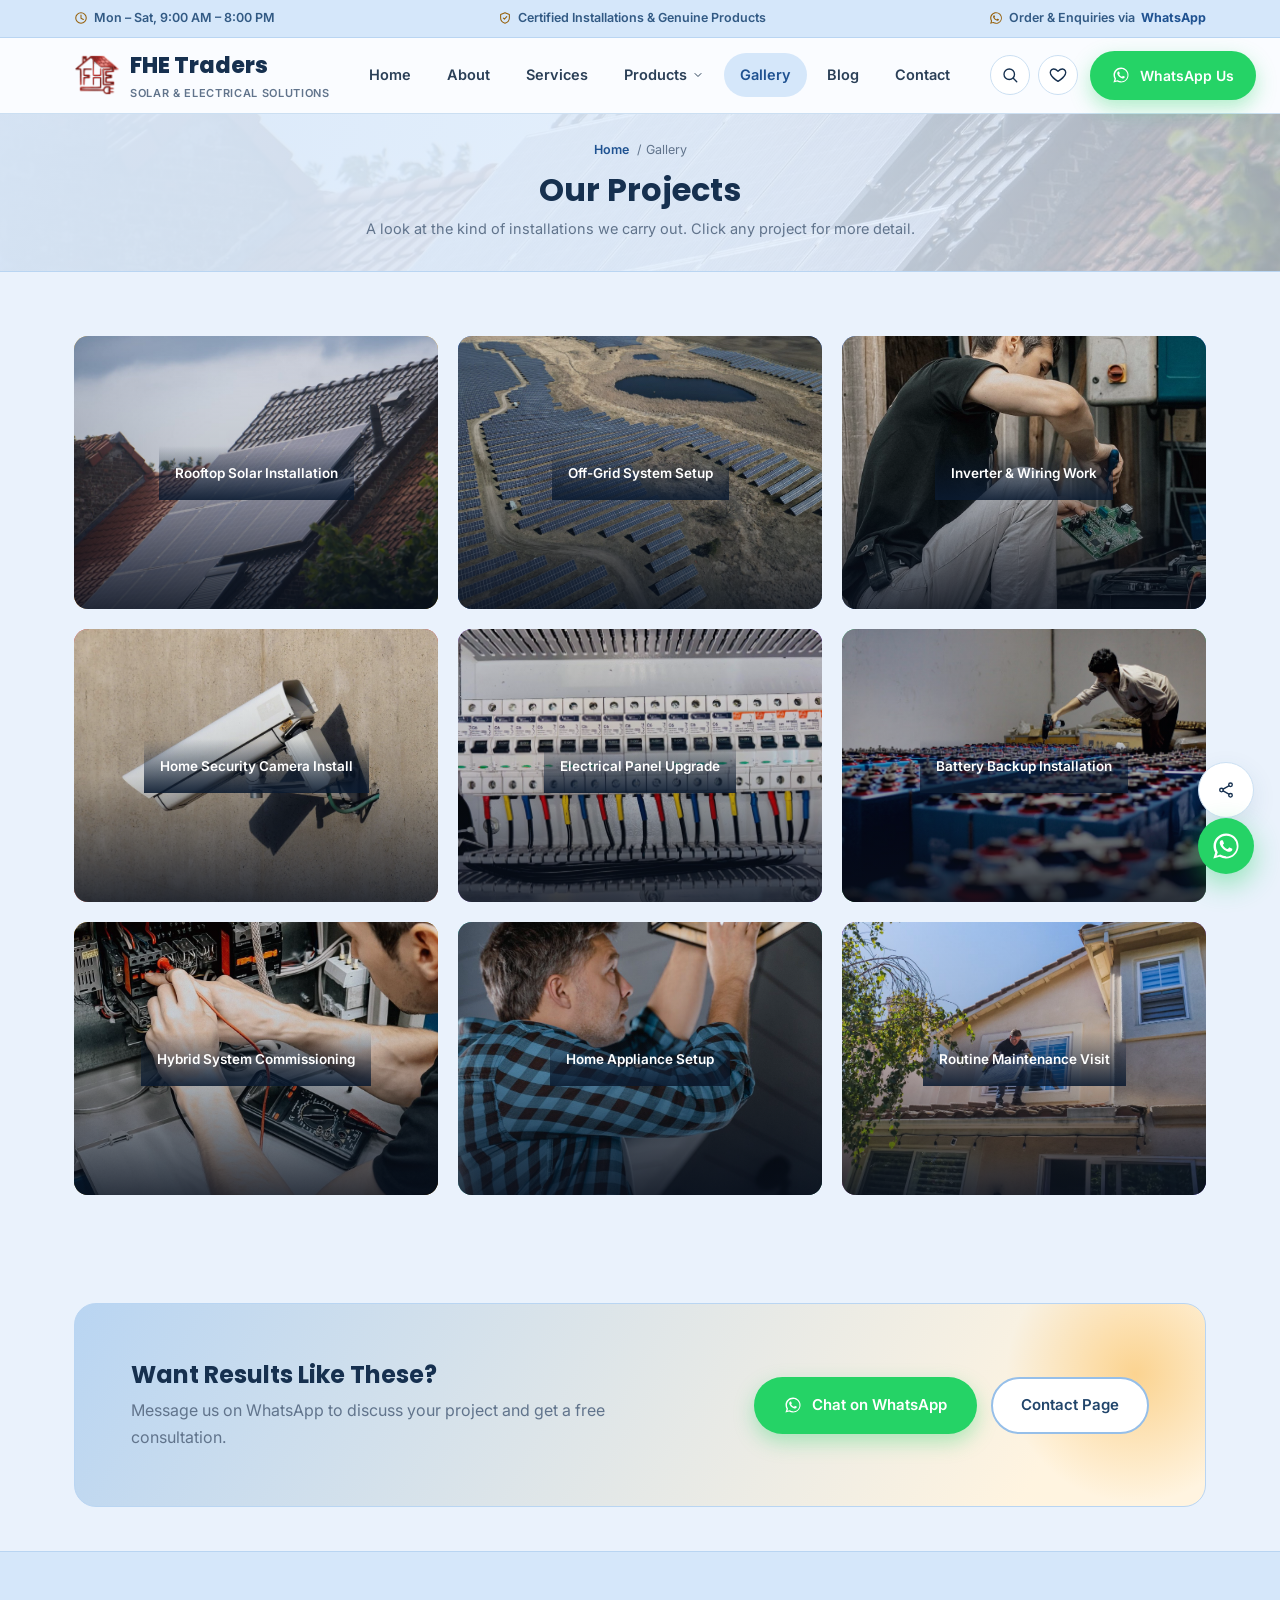
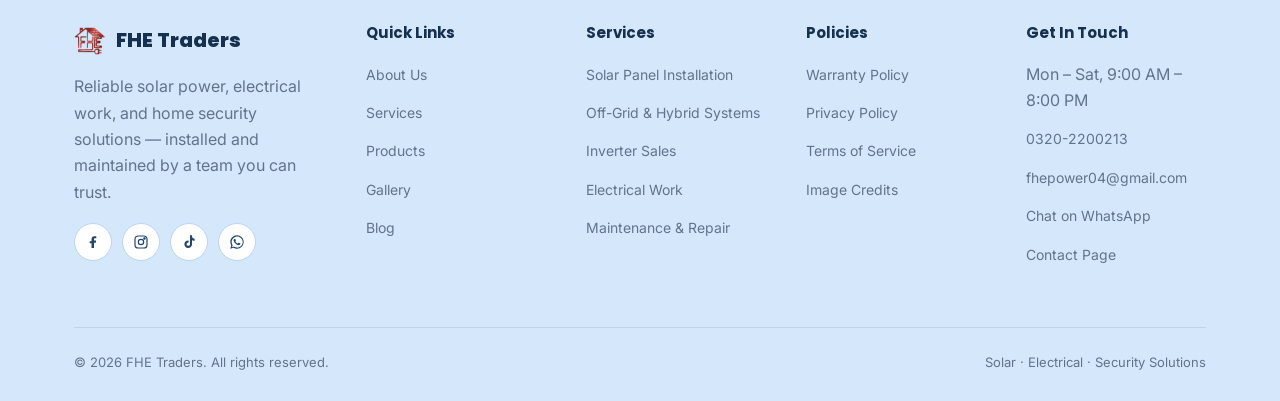
<file: gallery.html>
<!doctype html>
<html lang="en">
<head>
<meta charset="UTF-8">
<meta name="viewport" content="width=device-width, initial-scale=1.0">
<title>Gallery — FHE Traders</title>
<meta name="description" content="A look at FHE Traders' past solar, electrical and security installation projects.">
<link rel="icon" type="image/png" href="images/site/favicon-32.png">
<link rel="preconnect" href="https://fonts.googleapis.com">
<link rel="preconnect" href="https://fonts.gstatic.com" crossorigin>
<link href="https://fonts.googleapis.com/css2?family=Inter:wght@400;500;600;700&family=Poppins:wght@600;700;800&display=swap" rel="stylesheet">
<link rel="stylesheet" href="css/style.css?v=20260926-photos">
</head>
<body>

<svg style="display:none" aria-hidden="true">
  <symbol id="icon-sun" viewBox="0 0 24 24" fill="none" stroke="currentColor" stroke-width="1.8" stroke-linecap="round" stroke-linejoin="round"><circle cx="12" cy="12" r="4.5"/><path d="M12 2v3M12 19v3M4.2 4.2l2.1 2.1M17.7 17.7l2.1 2.1M2 12h3M19 12h3M4.2 19.8l2.1-2.1M17.7 6.3l2.1-2.1"/></symbol>
  <symbol id="icon-panel" viewBox="0 0 24 24" fill="none" stroke="currentColor" stroke-width="1.8" stroke-linecap="round" stroke-linejoin="round"><rect x="3" y="4" width="18" height="13" rx="1.5"/><path d="M3 9.5h18M3 13.5h18M9 4v13M15 4v13"/><path d="M8 21h8M12 17v4"/></symbol>
  <symbol id="icon-battery" viewBox="0 0 24 24" fill="none" stroke="currentColor" stroke-width="1.8" stroke-linecap="round" stroke-linejoin="round"><rect x="2.5" y="7" width="16" height="10" rx="2"/><path d="M21.5 10v4"/><path d="M7 12h2.2L10.5 10 8.8 14 11 12H13"/></symbol>
  <symbol id="icon-zap" viewBox="0 0 24 24" fill="none" stroke="currentColor" stroke-width="1.8" stroke-linecap="round" stroke-linejoin="round"><path d="M13 2 4 14h6l-1 8 9-12h-6l1-8Z"/></symbol>
  <symbol id="icon-wrench" viewBox="0 0 24 24" fill="none" stroke="currentColor" stroke-width="1.8" stroke-linecap="round" stroke-linejoin="round"><path d="M14.7 6.3a4 4 0 0 0-5.4 5.4L3 18l3 3 6.3-6.3a4 4 0 0 0 5.4-5.4l-2.6 2.6-2-2 2.6-2.6Z"/></symbol>
  <symbol id="icon-shield" viewBox="0 0 24 24" fill="none" stroke="currentColor" stroke-width="1.8" stroke-linecap="round" stroke-linejoin="round"><path d="M12 3 4.5 6v6c0 4.5 3.2 7.7 7.5 9 4.3-1.3 7.5-4.5 7.5-9V6L12 3Z"/><path d="M9 12l2 2 4-4.5"/></symbol>
  <symbol id="icon-home" viewBox="0 0 24 24" fill="none" stroke="currentColor" stroke-width="1.8" stroke-linecap="round" stroke-linejoin="round"><path d="M3 11.5 12 4l9 7.5"/><path d="M5.5 10v9.5a1 1 0 0 0 1 1H10v-6h4v6h3.5a1 1 0 0 0 1-1V10"/></symbol>
  <symbol id="icon-headset" viewBox="0 0 24 24" fill="none" stroke="currentColor" stroke-width="1.8" stroke-linecap="round" stroke-linejoin="round"><path d="M4 13v-1a8 8 0 0 1 16 0v1"/><rect x="2.5" y="13" width="4" height="6" rx="1.5"/><rect x="17.5" y="13" width="4" height="6" rx="1.5"/><path d="M20 19v1a3 3 0 0 1-3 3h-3"/></symbol>
  <symbol id="icon-layers" viewBox="0 0 24 24" fill="none" stroke="currentColor" stroke-width="1.8" stroke-linecap="round" stroke-linejoin="round"><path d="m12 3 9 5-9 5-9-5 9-5Z"/><path d="m3 13 9 5 9-5"/></symbol>
  <symbol id="icon-clock" viewBox="0 0 24 24" fill="none" stroke="currentColor" stroke-width="1.8" stroke-linecap="round" stroke-linejoin="round"><circle cx="12" cy="12" r="9"/><path d="M12 7v5.5l4 2"/></symbol>
  <symbol id="icon-phone" viewBox="0 0 24 24" fill="none" stroke="currentColor" stroke-width="1.8" stroke-linecap="round" stroke-linejoin="round"><path d="M6 3h3l1.5 5-2.3 1.7a12.5 12.5 0 0 0 6.1 6.1L16 13.5l5 1.5v3a2 2 0 0 1-2.2 2A17 17 0 0 1 4 5.2 2 2 0 0 1 6 3Z"/></symbol>
  <symbol id="icon-mail" viewBox="0 0 24 24" fill="none" stroke="currentColor" stroke-width="1.8" stroke-linecap="round" stroke-linejoin="round"><rect x="2.5" y="5" width="19" height="14" rx="2"/><path d="m3 6.5 9 6.5 9-6.5"/></symbol>
  <symbol id="icon-whatsapp" viewBox="0 0 32 32" fill="currentColor"><path d="M16.02 2.67C8.65 2.67 2.67 8.65 2.67 16.02c0 2.5.68 4.85 1.86 6.87L2.5 29.33l6.6-1.98a13.3 13.3 0 0 0 6.92 1.9h.01c7.37 0 13.35-5.98 13.35-13.35 0-3.57-1.39-6.92-3.91-9.44a13.26 13.26 0 0 0-9.45-3.79Zm0 24.3h-.01a11.06 11.06 0 0 1-5.64-1.55l-.4-.24-3.92 1.18 1.19-3.82-.26-.4a11.06 11.06 0 0 1-1.7-5.92c0-6.12 4.98-11.1 11.11-11.1 2.97 0 5.76 1.16 7.85 3.26a11.02 11.02 0 0 1 3.25 7.85c0 6.13-4.98 11.11-11.1 11.11h.01v.01Zm6.08-8.32c-.33-.17-1.97-.97-2.28-1.08-.31-.11-.53-.17-.75.17-.22.33-.86 1.08-1.05 1.3-.19.22-.39.25-.72.08-.33-.17-1.4-.52-2.66-1.65-.98-.88-1.65-1.96-1.84-2.29-.19-.33-.02-.5.15-.67.15-.15.33-.39.5-.58.17-.19.22-.33.33-.55.11-.22.06-.42-.03-.58-.08-.17-.75-1.81-1.03-2.48-.27-.65-.55-.56-.75-.57h-.64c-.22 0-.58.08-.88.42-.3.33-1.16 1.13-1.16 2.76 0 1.63 1.19 3.2 1.36 3.42.17.22 2.34 3.57 5.67 5.01.79.34 1.41.55 1.89.7.79.25 1.51.21 2.08.13.63-.09 1.97-.8 2.24-1.58.28-.77.28-1.44.19-1.58-.08-.14-.3-.22-.63-.39Z"/></symbol>
  <symbol id="icon-facebook" viewBox="0 0 24 24" fill="currentColor"><path d="M13.5 21v-8h2.7l.4-3.1h-3.1V8c0-.9.25-1.5 1.55-1.5H17V3.7C16.6 3.65 15.5 3.5 14.2 3.5c-2.6 0-4.4 1.6-4.4 4.5v2.9H7v3.1h2.8V21h3.7Z"/></symbol>
  <symbol id="icon-tiktok" viewBox="0 0 24 24" fill="currentColor"><path d="M16.5 2h-3v13.2a2.6 2.6 0 1 1-2.1-2.55V9.6a5.7 5.7 0 1 0 5.1 5.67V8.9a6.5 6.5 0 0 0 3.9 1.28V7.1a3.6 3.6 0 0 1-3.9-3.6V2Z"/></symbol>
  <symbol id="icon-instagram" viewBox="0 0 24 24" fill="none" stroke="currentColor" stroke-width="1.8" stroke-linecap="round" stroke-linejoin="round"><rect x="3" y="3" width="18" height="18" rx="5"/><circle cx="12" cy="12" r="4"/><circle cx="17.2" cy="6.8" r="1"/></symbol>
  <symbol id="icon-arrow-right" viewBox="0 0 24 24" fill="none" stroke="currentColor" stroke-width="1.8" stroke-linecap="round" stroke-linejoin="round"><path d="M5 12h14M13 6l6 6-6 6"/></symbol>
  <symbol id="icon-check" viewBox="0 0 24 24" fill="none" stroke="currentColor" stroke-width="2" stroke-linecap="round" stroke-linejoin="round"><path d="M20 6 9 17l-5-5"/></symbol>
  <symbol id="icon-image" viewBox="0 0 24 24" fill="none" stroke="currentColor" stroke-width="1.8" stroke-linecap="round" stroke-linejoin="round"><rect x="3" y="4" width="18" height="16" rx="2"/><circle cx="8.5" cy="9.5" r="1.7"/><path d="m21 16-5.5-5.5L4 21"/></symbol>
  <symbol id="icon-award" viewBox="0 0 24 24" fill="none" stroke="currentColor" stroke-width="1.8" stroke-linecap="round" stroke-linejoin="round"><circle cx="12" cy="8.5" r="5.5"/><path d="m8.5 13.5-1.7 7 5.2-2.8 5.2 2.8-1.7-7"/></symbol>
  <symbol id="icon-tool-alt" viewBox="0 0 24 24" fill="none" stroke="currentColor" stroke-width="1.8" stroke-linecap="round" stroke-linejoin="round"><path d="M11 4a3 3 0 0 1 3.9 2.9c0 .4-.07.77-.2 1.1l6 6a2.1 2.1 0 0 1-3 3l-6-6a3 3 0 0 1-4-3.6L9.5 9.2 7.3 7 8 4.3 10 4Z"/></symbol>
  <symbol id="icon-search" viewBox="0 0 24 24" fill="none" stroke="currentColor" stroke-width="1.8" stroke-linecap="round" stroke-linejoin="round"><circle cx="11" cy="11" r="7"/><path d="m21 21-4.3-4.3"/></symbol>
  <symbol id="icon-heart" viewBox="0 0 24 24" fill="none" stroke="currentColor" stroke-width="1.8" stroke-linecap="round" stroke-linejoin="round"><path d="M12 20.5s-7.5-4.6-9.7-9.3C.8 7.8 2.4 4.5 5.8 4c2.1-.3 3.9.8 6.2 3 2.3-2.2 4.1-3.3 6.2-3 3.4.5 5 3.8 3.5 7.2C19.5 15.9 12 20.5 12 20.5Z"/></symbol>
  <symbol id="icon-chevron-down" viewBox="0 0 24 24" fill="none" stroke="currentColor" stroke-width="2" stroke-linecap="round" stroke-linejoin="round"><path d="m6 9 6 6 6-6"/></symbol>
  <symbol id="icon-x" viewBox="0 0 24 24" fill="none" stroke="currentColor" stroke-width="2" stroke-linecap="round" stroke-linejoin="round"><path d="M18 6 6 18M6 6l12 12"/></symbol>
  <symbol id="icon-arrow-up" viewBox="0 0 24 24" fill="none" stroke="currentColor" stroke-width="2" stroke-linecap="round" stroke-linejoin="round"><path d="M12 19V5M6 11l6-6 6 6"/></symbol>
  <symbol id="icon-plug" viewBox="0 0 24 24" fill="none" stroke="currentColor" stroke-width="1.8" stroke-linecap="round" stroke-linejoin="round"><path d="M9 2.5v5.5M15 2.5v5.5"/><path d="M6 8h12v2.8a6 6 0 0 1-12 0V8Z"/><path d="M12 16.8V21.5"/></symbol>
  <symbol id="icon-stand" viewBox="0 0 24 24" fill="none" stroke="currentColor" stroke-width="1.8" stroke-linecap="round" stroke-linejoin="round"><path d="M2.5 9.8 15 4.2l2.2 4.9L4.7 14.7 2.5 9.8Z"/><path d="M6.2 14V21M16 9.6V21M4 21h4.4M13.8 21h4.4"/></symbol>
  <symbol id="icon-gauge" viewBox="0 0 24 24" fill="none" stroke="currentColor" stroke-width="1.8" stroke-linecap="round" stroke-linejoin="round"><path d="M3.5 17.5a8.7 8.7 0 1 1 17 0"/><path d="M12 17.5 16.4 12"/><circle cx="12" cy="17.5" r="1.3"/><path d="M3.5 17.5h17"/></symbol>
  <symbol id="icon-fan" viewBox="0 0 24 24" fill="none" stroke="currentColor" stroke-width="1.8" stroke-linecap="round" stroke-linejoin="round"><circle cx="12" cy="12" r="1.8"/><path d="M12 10.2c1.6-2.6 1.5-5.4-.6-6.1-1.7-.6-3 .9-2.4 2.8.4 1.4 1.6 2.6 3 3.3Z"/><path d="M13.8 12c2.6 1.6 5.4 1.5 6.1-.6.6-1.7-.9-3-2.8-2.4-1.4.4-2.6 1.6-3.3 3Z"/><path d="M12 13.8c-1.6 2.6-1.5 5.4.6 6.1 1.7.6 3-.9 2.4-2.8-.4-1.4-1.6-2.6-3-3.3Z"/><path d="M10.2 12c-2.6-1.6-5.4-1.5-6.1.6-.6 1.7.9 3 2.8 2.4 1.4-.4 2.6-1.6 3.3-3Z"/></symbol>
  <symbol id="icon-cable" viewBox="0 0 24 24" fill="none" stroke="currentColor" stroke-width="1.8" stroke-linecap="round" stroke-linejoin="round"><circle cx="12" cy="12" r="8.6"/><circle cx="12" cy="12" r="3.2"/><path d="M12 3.4v5.4M12 15.2v5.4M3.4 12h5.4M15.2 12h5.4"/></symbol>
  <symbol id="icon-bulb" viewBox="0 0 24 24" fill="none" stroke="currentColor" stroke-width="1.8" stroke-linecap="round" stroke-linejoin="round"><path d="M9.2 18.2h5.6M10.4 21h3.2"/><path d="M12 2.5a6.5 6.5 0 0 0-3.9 11.7c.5.4.9 1 .9 1.7v.3h6v-.3c0-.7.4-1.3.9-1.7A6.5 6.5 0 0 0 12 2.5Z"/></symbol>
  <symbol id="icon-share" viewBox="0 0 24 24" fill="none" stroke="currentColor" stroke-width="1.8" stroke-linecap="round" stroke-linejoin="round"><circle cx="18" cy="5" r="2.4"/><circle cx="6" cy="12" r="2.4"/><circle cx="18" cy="19" r="2.4"/><path d="m8.2 10.8 7.6-4.4M8.2 13.2l7.6 4.4"/></symbol>
</svg>

<div class="utility-bar">
  <div class="container">
    <div class="utility-item"><svg width="14" height="14"><use href="#icon-clock"/></svg> Mon &ndash; Sat, 9:00 AM &ndash; 8:00 PM</div>
    <div class="utility-item"><svg width="14" height="14"><use href="#icon-shield"/></svg> Certified Installations &amp; Genuine Products</div>
    <div class="utility-item"><svg width="14" height="14"><use href="#icon-whatsapp"/></svg> Order &amp; Enquiries via <a href="#" data-whatsapp data-msg="Hi FHE Traders, I'd like to get in touch.">WhatsApp</a></div>
  </div>
</div>

<header class="site-header">
  <div class="container">
    <a href="index.html" class="logo">
      <span class="logo-mark"><img src="images/site/logo-mark.png" alt="" width="46" height="46" decoding="async"></span>
      <span>FHE Traders<small>Solar &amp; Electrical Solutions</small></span>
    </a>
    <nav class="main-nav">
      <a href="index.html">Home</a>
      <a href="about.html">About</a>
      <a href="services.html">Services</a>
      <div class="nav-dropdown" id="categories-dropdown">
        <a href="products.html">Products <span class="chev-btn" aria-hidden="true"><svg class="chev" width="12" height="12"><use href="#icon-chevron-down"/></svg></span></a>
        <div class="nav-dropdown-panel">
          <a href="products.html#solar-panels" class="nav-dropdown-item cat-solar"><svg><use href="#icon-panel"/></svg> Solar Panels</a>
          <a href="products.html#solar-stands" class="nav-dropdown-item cat-stands"><svg><use href="#icon-stand"/></svg> Solar Stands</a>
          <a href="products.html#inverters" class="nav-dropdown-item cat-inverter"><svg><use href="#icon-zap"/></svg> Inverters</a>
          <a href="products.html#batteries" class="nav-dropdown-item cat-battery"><svg><use href="#icon-battery"/></svg> Lithium Batteries</a>
          <a href="products.html#vfd" class="nav-dropdown-item cat-vfd"><svg><use href="#icon-gauge"/></svg> VFD Drives</a>
          <a href="products.html#fans" class="nav-dropdown-item cat-fans"><svg><use href="#icon-fan"/></svg> Fans</a>
          <a href="products.html#lighting" class="nav-dropdown-item cat-lighting"><svg><use href="#icon-bulb"/></svg> Lighting</a>
          <a href="products.html#fittings" class="nav-dropdown-item cat-fittings"><svg><use href="#icon-plug"/></svg> Electrical Fittings</a>
          <a href="products.html#wiring" class="nav-dropdown-item cat-wiring"><svg><use href="#icon-cable"/></svg> Wiring &amp; Cables</a>
          <a href="products.html#distribution" class="nav-dropdown-item cat-distribution"><svg><use href="#icon-layers"/></svg> Distribution &amp; Breakers</a>
          <a href="products.html#security" class="nav-dropdown-item cat-security"><svg><use href="#icon-shield"/></svg> Security Systems</a>
          <a href="products.html#appliances" class="nav-dropdown-item cat-appliances"><svg><use href="#icon-home"/></svg> Home Appliances</a>
          <a href="products.html" class="nav-dropdown-item view-all">View All Products <svg width="14" height="14"><use href="#icon-arrow-right"/></svg></a>

        </div>
      </div>
      <a href="gallery.html">Gallery</a>
      <a href="blog.html">Blog</a>
      <a href="contact.html">Contact</a>
    </nav>
    <div class="header-actions">
      <button class="icon-btn" id="search-toggle-btn" aria-label="Search products"><svg width="18" height="18"><use href="#icon-search"/></svg></button>
      <a href="wishlist.html" class="icon-btn" id="wishlist-header-btn" aria-label="Wishlist">
        <svg width="18" height="18"><use href="#icon-heart"/></svg>
        <span class="icon-badge-count" id="wishlist-count" hidden>0</span>
      </a>
      <a href="#" class="btn btn-whatsapp btn-sm" data-whatsapp data-msg="Hi FHE Traders, I'd like to get a quote.">
        <svg width="18" height="18"><use href="#icon-whatsapp"/></svg><span class="label">WhatsApp Us</span>
      </a>
      <button class="nav-toggle" aria-label="Toggle menu"><span></span><span></span><span></span></button>
    </div>
  </div>
  <div class="search-panel" id="search-panel">
    <div class="container">
      <div class="search-input-wrap">
        <svg class="search-icon" width="18" height="18"><use href="#icon-search"/></svg>
        <input type="text" id="search-input" placeholder="Search products (e.g. inverter, battery, solar panel)..." autocomplete="off">
      </div>
      <div class="search-results" id="search-results"></div>
    </div>
  </div>
</header>

<main>

  <section class="page-hero has-photo">
    <img src="images/site/gal-rooftop-solar.jpg" alt="" aria-hidden="true" onerror="this.parentNode.classList.remove('has-photo');this.remove()">
    <div class="container">
      <div class="breadcrumb"><a href="index.html">Home</a> / Gallery</div>
      <h1>Our Projects</h1>
      <p>A look at the kind of installations we carry out. Click any project for more detail.</p>
    </div>
  </section>

  <section class="section">
    <div class="container">
      <div class="gallery-grid">

        <div class="gallery-item has-photo" data-category="solar-panels" data-title="Rooftop Solar Installation" data-desc="A residential rooftop solar panel installation, wired and mounted for long-term performance.">
          <img src="images/site/gal-rooftop-solar.jpg" alt="Rooftop Solar Installation" loading="lazy" decoding="async" onerror="this.parentNode.classList.remove('has-photo');this.remove()">
          <svg><use href="#icon-panel"/></svg><span class="gallery-caption">Rooftop Solar Installation</span>
        </div>

        <div class="gallery-item has-photo" data-category="inverters" data-title="Off-Grid System Setup" data-desc="A complete off-grid solar and battery setup for a location without reliable grid access.">
          <img src="images/site/gal-offgrid.jpg" alt="Off-Grid System Setup" loading="lazy" decoding="async" onerror="this.parentNode.classList.remove('has-photo');this.remove()">
          <svg><use href="#icon-layers"/></svg><span class="gallery-caption">Off-Grid System Setup</span>
        </div>

        <div class="gallery-item has-photo" data-category="inverters" data-title="Inverter & Wiring Work" data-desc="Hybrid inverter installation with clean, code-compliant wiring.">
          <img src="images/site/gal-inverter.jpg" alt="Inverter & Wiring Work" loading="lazy" decoding="async" onerror="this.parentNode.classList.remove('has-photo');this.remove()">
          <svg><use href="#icon-zap"/></svg><span class="gallery-caption">Inverter &amp; Wiring Work</span>
        </div>

        <div class="gallery-item has-photo" data-category="security" data-title="Home Security Camera Install" data-desc="Multi-camera security setup with remote monitoring configured for the homeowner.">
          <img src="images/site/gal-security.jpg" alt="Home Security Camera Install" loading="lazy" decoding="async" onerror="this.parentNode.classList.remove('has-photo');this.remove()">
          <svg><use href="#icon-shield"/></svg><span class="gallery-caption">Home Security Camera Install</span>
        </div>

        <div class="gallery-item has-photo" data-category="distribution" data-title="Electrical Panel Upgrade" data-desc="Distribution board and breaker upgrade for improved safety and capacity.">
          <img src="images/site/gal-panel-upgrade.jpg" alt="Electrical Panel Upgrade" loading="lazy" decoding="async" onerror="this.parentNode.classList.remove('has-photo');this.remove()">
          <svg><use href="#icon-tool-alt"/></svg><span class="gallery-caption">Electrical Panel Upgrade</span>
        </div>

        <div class="gallery-item has-photo" data-category="batteries" data-title="Battery Backup Installation" data-desc="Lithium battery bank installed alongside an existing solar system for extended backup.">
          <img src="images/site/gal-battery.jpg" alt="Battery Backup Installation" loading="lazy" decoding="async" onerror="this.parentNode.classList.remove('has-photo');this.remove()">
          <svg><use href="#icon-battery"/></svg><span class="gallery-caption">Battery Backup Installation</span>
        </div>

        <div class="gallery-item has-photo" data-category="solar-panels" data-title="Hybrid System Commissioning" data-desc="Final commissioning and testing of a hybrid on-grid/off-grid solar system.">
          <img src="images/site/gal-commissioning.jpg" alt="Hybrid System Commissioning" loading="lazy" decoding="async" onerror="this.parentNode.classList.remove('has-photo');this.remove()">
          <svg><use href="#icon-sun"/></svg><span class="gallery-caption">Hybrid System Commissioning</span>
        </div>

        <div class="gallery-item has-photo" data-category="appliances" data-title="Home Appliance Setup" data-desc="Electric appliance installation configured to run efficiently on the home's power setup.">
          <img src="images/site/gal-appliance.jpg" alt="Home Appliance Setup" loading="lazy" decoding="async" onerror="this.parentNode.classList.remove('has-photo');this.remove()">
          <svg><use href="#icon-home"/></svg><span class="gallery-caption">Home Appliance Setup</span>
        </div>

        <div class="gallery-item has-photo" data-category="distribution" data-title="Routine Maintenance Visit" data-desc="Scheduled maintenance and inspection to keep an existing solar system performing well.">
          <img src="images/site/gal-maintenance.jpg" alt="Routine Maintenance Visit" loading="lazy" decoding="async" onerror="this.parentNode.classList.remove('has-photo');this.remove()">
          <svg><use href="#icon-wrench"/></svg><span class="gallery-caption">Routine Maintenance Visit</span>
        </div>

      </div>
    </div>
  </section>

  <section class="section-tight">
    <div class="container">
      <div class="cta-banner">
        <div class="cta-text">
          <h2>Want Results Like These?</h2>
          <p>Message us on WhatsApp to discuss your project and get a free consultation.</p>
        </div>
        <div class="cta-actions">
          <a href="#" class="btn btn-whatsapp" data-whatsapp data-msg="Hi FHE Traders, I saw your gallery and I'd like a similar installation.">
            <svg width="18" height="18"><use href="#icon-whatsapp"/></svg> Chat on WhatsApp
          </a>
          <a href="contact.html" class="btn btn-outline">Contact Page</a>
        </div>
      </div>
    </div>
  </section>

</main>

<div class="lightbox">
  <div class="lightbox-inner">
    <button class="lightbox-close" aria-label="Close">&times;</button>
    <img data-lightbox-img alt="" hidden>
    <svg data-lightbox-icon><use href="#icon-image"/></svg>
    <h3 data-lightbox-title></h3>
    <p data-lightbox-desc></p>
  </div>
</div>

<footer class="site-footer">
  <div class="container">
    <div class="footer-grid">
      <div>
        <div class="footer-logo"><img src="images/site/logo-mark.png" alt="" width="32" height="32" loading="lazy" decoding="async"> FHE Traders</div>
        <p>Reliable solar power, electrical work, and home security solutions — installed and maintained by a team you can trust.</p>
        <div class="footer-social">
          <a href="#" aria-label="Facebook"><svg width="16" height="16"><use href="#icon-facebook"/></svg></a>
          <a href="https://www.instagram.com/futurehomeelect24/" target="_blank" rel="noopener" aria-label="Instagram"><svg width="16" height="16"><use href="#icon-instagram"/></svg></a>
          <a href="https://www.tiktok.com/@fhesolar24" target="_blank" rel="noopener" aria-label="TikTok"><svg width="16" height="16"><use href="#icon-tiktok"/></svg></a>
          <a href="#" data-whatsapp data-msg="Hi FHE Traders, I'd like to know more." aria-label="WhatsApp"><svg width="16" height="16"><use href="#icon-whatsapp"/></svg></a>
        </div>
      </div>
      <div class="footer-col">
        <h4>Quick Links</h4>
        <ul>
          <li><a href="about.html">About Us</a></li>
          <li><a href="services.html">Services</a></li>
          <li><a href="products.html">Products</a></li>
          <li><a href="gallery.html">Gallery</a></li>
          <li><a href="blog.html">Blog</a></li>
        </ul>
      </div>
      <div class="footer-col">
        <h4>Services</h4>
        <ul>
          <li><a href="services.html">Solar Panel Installation</a></li>
          <li><a href="services.html">Off-Grid &amp; Hybrid Systems</a></li>
          <li><a href="services.html">Inverter Sales</a></li>
          <li><a href="services.html">Electrical Work</a></li>
          <li><a href="services.html">Maintenance &amp; Repair</a></li>
        </ul>
      </div>
      <div class="footer-col">
        <h4>Policies</h4>
        <ul>
          <li><a href="warranty-policy.html">Warranty Policy</a></li>
          <li><a href="privacy-policy.html">Privacy Policy</a></li>
          <li><a href="terms-of-service.html">Terms of Service</a></li>
          <li><a href="image-credits.html">Image Credits</a></li>
        </ul>
      </div>
      <div class="footer-col">
        <h4>Get In Touch</h4>
        <ul>
          <li>Mon – Sat, 9:00 AM – 8:00 PM</li>
          <li><a href="tel:+923202200213">0320-2200213</a></li>
          <li><a href="mailto:fhepower04@gmail.com">fhepower04@gmail.com</a></li>
          <li><a href="#" data-whatsapp data-msg="Hi FHE Traders, I'd like to get in touch.">Chat on WhatsApp</a></li>
          <li><a href="contact.html">Contact Page</a></li>
        </ul>
      </div>
    </div>
    <div class="footer-bottom">
      <span>© <span data-year></span> FHE Traders. All rights reserved.</span>
      <span>Solar · Electrical · Security Solutions</span>
    </div>
  </div>
</footer>

<div class="side-toolbar">
  <button data-share aria-label="Share this page"><svg width="18" height="18"><use href="#icon-share"/></svg></button>
  <button data-scroll-top aria-label="Scroll to top"><svg width="18" height="18"><use href="#icon-arrow-up"/></svg></button>
</div>

<a href="#" class="wa-float" data-whatsapp data-msg="Hi FHE Traders, I'd like to enquire." aria-label="Chat on WhatsApp"><svg><use href="#icon-whatsapp"/></svg></a>

<script src="js/products-data.js?v=20260926-photos"></script>
<script src="js/wishlist.js?v=20260926-photos"></script>
<script src="js/search.js?v=20260926-photos"></script>
<script src="js/config.js?v=20260926-photos"></script>
<script src="js/main.js?v=20260926-photos"></script>
</body>
</html>
</file>
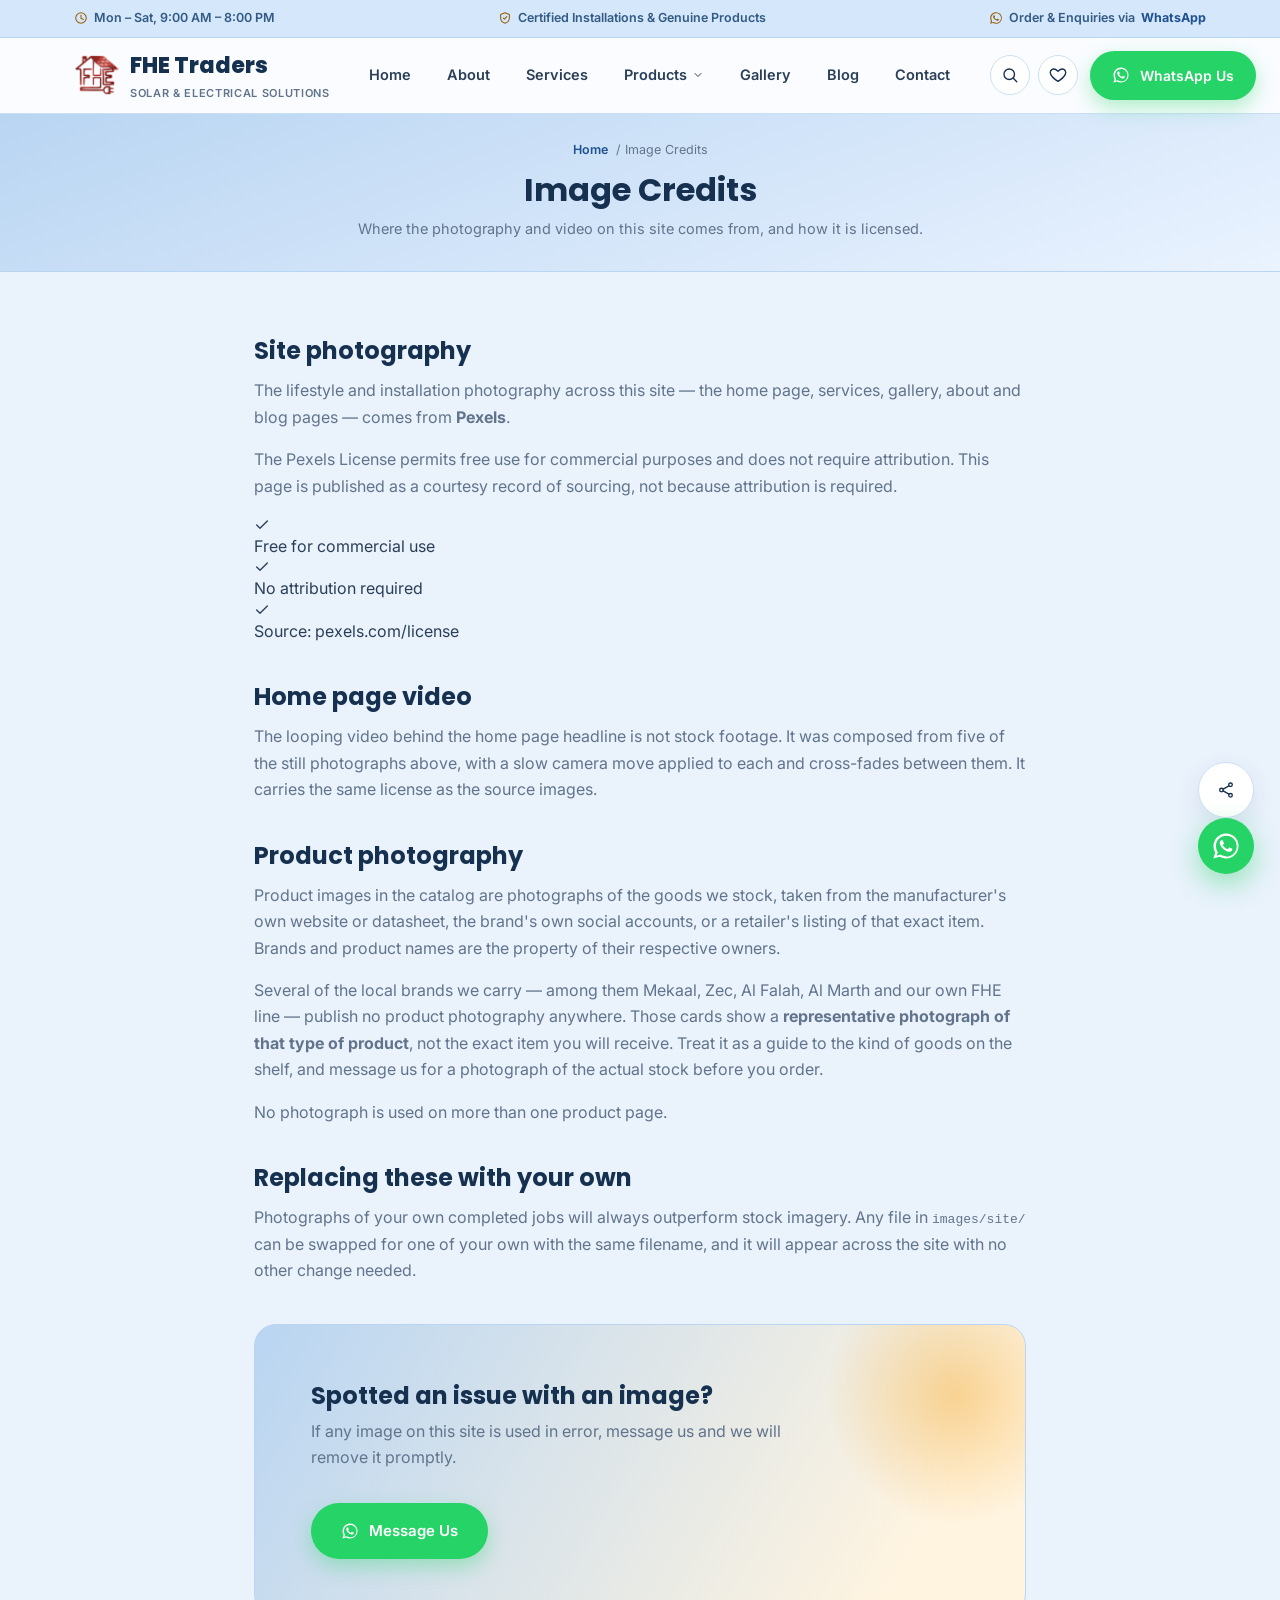
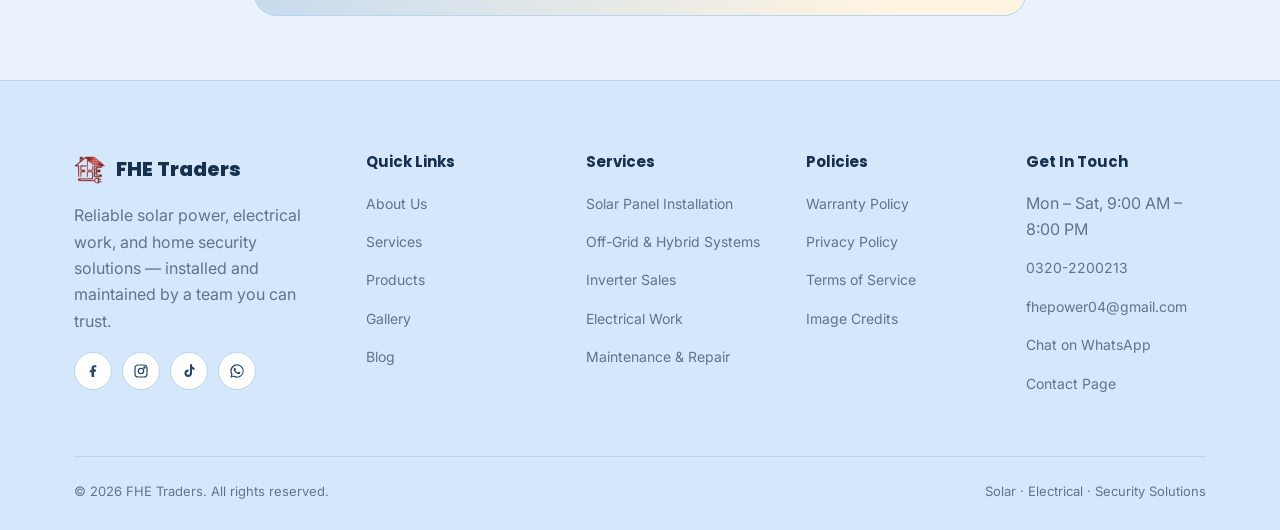
<file: image-credits.html>
<!doctype html>
<html lang="en">
<head>
<meta charset="UTF-8">
<meta name="viewport" content="width=device-width, initial-scale=1.0">
<title>Image Credits — FHE Traders</title>
<meta name="description" content="Photography and media credits for the FHE Traders website.">
<link rel="icon" type="image/png" href="images/site/favicon-32.png">
<link rel="preconnect" href="https://fonts.googleapis.com">
<link rel="preconnect" href="https://fonts.gstatic.com" crossorigin>
<link href="https://fonts.googleapis.com/css2?family=Inter:wght@400;500;600;700&family=Poppins:wght@600;700;800&display=swap" rel="stylesheet">
<link rel="stylesheet" href="css/style.css?v=20260926-photos">
</head>
<body>
<!-- Template legal content — have this reviewed by a qualified professional before relying on it. Not legal advice. -->

<svg style="display:none" aria-hidden="true">
  <symbol id="icon-sun" viewBox="0 0 24 24" fill="none" stroke="currentColor" stroke-width="1.8" stroke-linecap="round" stroke-linejoin="round"><circle cx="12" cy="12" r="4.5"/><path d="M12 2v3M12 19v3M4.2 4.2l2.1 2.1M17.7 17.7l2.1 2.1M2 12h3M19 12h3M4.2 19.8l2.1-2.1M17.7 6.3l2.1-2.1"/></symbol>
  <symbol id="icon-panel" viewBox="0 0 24 24" fill="none" stroke="currentColor" stroke-width="1.8" stroke-linecap="round" stroke-linejoin="round"><rect x="3" y="4" width="18" height="13" rx="1.5"/><path d="M3 9.5h18M3 13.5h18M9 4v13M15 4v13"/><path d="M8 21h8M12 17v4"/></symbol>
  <symbol id="icon-battery" viewBox="0 0 24 24" fill="none" stroke="currentColor" stroke-width="1.8" stroke-linecap="round" stroke-linejoin="round"><rect x="2.5" y="7" width="16" height="10" rx="2"/><path d="M21.5 10v4"/><path d="M7 12h2.2L10.5 10 8.8 14 11 12H13"/></symbol>
  <symbol id="icon-zap" viewBox="0 0 24 24" fill="none" stroke="currentColor" stroke-width="1.8" stroke-linecap="round" stroke-linejoin="round"><path d="M13 2 4 14h6l-1 8 9-12h-6l1-8Z"/></symbol>
  <symbol id="icon-wrench" viewBox="0 0 24 24" fill="none" stroke="currentColor" stroke-width="1.8" stroke-linecap="round" stroke-linejoin="round"><path d="M14.7 6.3a4 4 0 0 0-5.4 5.4L3 18l3 3 6.3-6.3a4 4 0 0 0 5.4-5.4l-2.6 2.6-2-2 2.6-2.6Z"/></symbol>
  <symbol id="icon-shield" viewBox="0 0 24 24" fill="none" stroke="currentColor" stroke-width="1.8" stroke-linecap="round" stroke-linejoin="round"><path d="M12 3 4.5 6v6c0 4.5 3.2 7.7 7.5 9 4.3-1.3 7.5-4.5 7.5-9V6L12 3Z"/><path d="M9 12l2 2 4-4.5"/></symbol>
  <symbol id="icon-home" viewBox="0 0 24 24" fill="none" stroke="currentColor" stroke-width="1.8" stroke-linecap="round" stroke-linejoin="round"><path d="M3 11.5 12 4l9 7.5"/><path d="M5.5 10v9.5a1 1 0 0 0 1 1H10v-6h4v6h3.5a1 1 0 0 0 1-1V10"/></symbol>
  <symbol id="icon-headset" viewBox="0 0 24 24" fill="none" stroke="currentColor" stroke-width="1.8" stroke-linecap="round" stroke-linejoin="round"><path d="M4 13v-1a8 8 0 0 1 16 0v1"/><rect x="2.5" y="13" width="4" height="6" rx="1.5"/><rect x="17.5" y="13" width="4" height="6" rx="1.5"/><path d="M20 19v1a3 3 0 0 1-3 3h-3"/></symbol>
  <symbol id="icon-layers" viewBox="0 0 24 24" fill="none" stroke="currentColor" stroke-width="1.8" stroke-linecap="round" stroke-linejoin="round"><path d="m12 3 9 5-9 5-9-5 9-5Z"/><path d="m3 13 9 5 9-5"/></symbol>
  <symbol id="icon-clock" viewBox="0 0 24 24" fill="none" stroke="currentColor" stroke-width="1.8" stroke-linecap="round" stroke-linejoin="round"><circle cx="12" cy="12" r="9"/><path d="M12 7v5.5l4 2"/></symbol>
  <symbol id="icon-phone" viewBox="0 0 24 24" fill="none" stroke="currentColor" stroke-width="1.8" stroke-linecap="round" stroke-linejoin="round"><path d="M6 3h3l1.5 5-2.3 1.7a12.5 12.5 0 0 0 6.1 6.1L16 13.5l5 1.5v3a2 2 0 0 1-2.2 2A17 17 0 0 1 4 5.2 2 2 0 0 1 6 3Z"/></symbol>
  <symbol id="icon-mail" viewBox="0 0 24 24" fill="none" stroke="currentColor" stroke-width="1.8" stroke-linecap="round" stroke-linejoin="round"><rect x="2.5" y="5" width="19" height="14" rx="2"/><path d="m3 6.5 9 6.5 9-6.5"/></symbol>
  <symbol id="icon-whatsapp" viewBox="0 0 32 32" fill="currentColor"><path d="M16.02 2.67C8.65 2.67 2.67 8.65 2.67 16.02c0 2.5.68 4.85 1.86 6.87L2.5 29.33l6.6-1.98a13.3 13.3 0 0 0 6.92 1.9h.01c7.37 0 13.35-5.98 13.35-13.35 0-3.57-1.39-6.92-3.91-9.44a13.26 13.26 0 0 0-9.45-3.79Zm0 24.3h-.01a11.06 11.06 0 0 1-5.64-1.55l-.4-.24-3.92 1.18 1.19-3.82-.26-.4a11.06 11.06 0 0 1-1.7-5.92c0-6.12 4.98-11.1 11.11-11.1 2.97 0 5.76 1.16 7.85 3.26a11.02 11.02 0 0 1 3.25 7.85c0 6.13-4.98 11.11-11.1 11.11h.01v.01Zm6.08-8.32c-.33-.17-1.97-.97-2.28-1.08-.31-.11-.53-.17-.75.17-.22.33-.86 1.08-1.05 1.3-.19.22-.39.25-.72.08-.33-.17-1.4-.52-2.66-1.65-.98-.88-1.65-1.96-1.84-2.29-.19-.33-.02-.5.15-.67.15-.15.33-.39.5-.58.17-.19.22-.33.33-.55.11-.22.06-.42-.03-.58-.08-.17-.75-1.81-1.03-2.48-.27-.65-.55-.56-.75-.57h-.64c-.22 0-.58.08-.88.42-.3.33-1.16 1.13-1.16 2.76 0 1.63 1.19 3.2 1.36 3.42.17.22 2.34 3.57 5.67 5.01.79.34 1.41.55 1.89.7.79.25 1.51.21 2.08.13.63-.09 1.97-.8 2.24-1.58.28-.77.28-1.44.19-1.58-.08-.14-.3-.22-.63-.39Z"/></symbol>
  <symbol id="icon-facebook" viewBox="0 0 24 24" fill="currentColor"><path d="M13.5 21v-8h2.7l.4-3.1h-3.1V8c0-.9.25-1.5 1.55-1.5H17V3.7C16.6 3.65 15.5 3.5 14.2 3.5c-2.6 0-4.4 1.6-4.4 4.5v2.9H7v3.1h2.8V21h3.7Z"/></symbol>
  <symbol id="icon-tiktok" viewBox="0 0 24 24" fill="currentColor"><path d="M16.5 2h-3v13.2a2.6 2.6 0 1 1-2.1-2.55V9.6a5.7 5.7 0 1 0 5.1 5.67V8.9a6.5 6.5 0 0 0 3.9 1.28V7.1a3.6 3.6 0 0 1-3.9-3.6V2Z"/></symbol>
  <symbol id="icon-instagram" viewBox="0 0 24 24" fill="none" stroke="currentColor" stroke-width="1.8" stroke-linecap="round" stroke-linejoin="round"><rect x="3" y="3" width="18" height="18" rx="5"/><circle cx="12" cy="12" r="4"/><circle cx="17.2" cy="6.8" r="1"/></symbol>
  <symbol id="icon-arrow-right" viewBox="0 0 24 24" fill="none" stroke="currentColor" stroke-width="1.8" stroke-linecap="round" stroke-linejoin="round"><path d="M5 12h14M13 6l6 6-6 6"/></symbol>
  <symbol id="icon-check" viewBox="0 0 24 24" fill="none" stroke="currentColor" stroke-width="2" stroke-linecap="round" stroke-linejoin="round"><path d="M20 6 9 17l-5-5"/></symbol>
  <symbol id="icon-image" viewBox="0 0 24 24" fill="none" stroke="currentColor" stroke-width="1.8" stroke-linecap="round" stroke-linejoin="round"><rect x="3" y="4" width="18" height="16" rx="2"/><circle cx="8.5" cy="9.5" r="1.7"/><path d="m21 16-5.5-5.5L4 21"/></symbol>
  <symbol id="icon-award" viewBox="0 0 24 24" fill="none" stroke="currentColor" stroke-width="1.8" stroke-linecap="round" stroke-linejoin="round"><circle cx="12" cy="8.5" r="5.5"/><path d="m8.5 13.5-1.7 7 5.2-2.8 5.2 2.8-1.7-7"/></symbol>
  <symbol id="icon-tool-alt" viewBox="0 0 24 24" fill="none" stroke="currentColor" stroke-width="1.8" stroke-linecap="round" stroke-linejoin="round"><path d="M11 4a3 3 0 0 1 3.9 2.9c0 .4-.07.77-.2 1.1l6 6a2.1 2.1 0 0 1-3 3l-6-6a3 3 0 0 1-4-3.6L9.5 9.2 7.3 7 8 4.3 10 4Z"/></symbol>
  <symbol id="icon-search" viewBox="0 0 24 24" fill="none" stroke="currentColor" stroke-width="1.8" stroke-linecap="round" stroke-linejoin="round"><circle cx="11" cy="11" r="7"/><path d="m21 21-4.3-4.3"/></symbol>
  <symbol id="icon-heart" viewBox="0 0 24 24" fill="none" stroke="currentColor" stroke-width="1.8" stroke-linecap="round" stroke-linejoin="round"><path d="M12 20.5s-7.5-4.6-9.7-9.3C.8 7.8 2.4 4.5 5.8 4c2.1-.3 3.9.8 6.2 3 2.3-2.2 4.1-3.3 6.2-3 3.4.5 5 3.8 3.5 7.2C19.5 15.9 12 20.5 12 20.5Z"/></symbol>
  <symbol id="icon-chevron-down" viewBox="0 0 24 24" fill="none" stroke="currentColor" stroke-width="2" stroke-linecap="round" stroke-linejoin="round"><path d="m6 9 6 6 6-6"/></symbol>
  <symbol id="icon-x" viewBox="0 0 24 24" fill="none" stroke="currentColor" stroke-width="2" stroke-linecap="round" stroke-linejoin="round"><path d="M18 6 6 18M6 6l12 12"/></symbol>
  <symbol id="icon-arrow-up" viewBox="0 0 24 24" fill="none" stroke="currentColor" stroke-width="2" stroke-linecap="round" stroke-linejoin="round"><path d="M12 19V5M6 11l6-6 6 6"/></symbol>
  <symbol id="icon-plug" viewBox="0 0 24 24" fill="none" stroke="currentColor" stroke-width="1.8" stroke-linecap="round" stroke-linejoin="round"><path d="M9 2.5v5.5M15 2.5v5.5"/><path d="M6 8h12v2.8a6 6 0 0 1-12 0V8Z"/><path d="M12 16.8V21.5"/></symbol>
  <symbol id="icon-stand" viewBox="0 0 24 24" fill="none" stroke="currentColor" stroke-width="1.8" stroke-linecap="round" stroke-linejoin="round"><path d="M2.5 9.8 15 4.2l2.2 4.9L4.7 14.7 2.5 9.8Z"/><path d="M6.2 14V21M16 9.6V21M4 21h4.4M13.8 21h4.4"/></symbol>
  <symbol id="icon-gauge" viewBox="0 0 24 24" fill="none" stroke="currentColor" stroke-width="1.8" stroke-linecap="round" stroke-linejoin="round"><path d="M3.5 17.5a8.7 8.7 0 1 1 17 0"/><path d="M12 17.5 16.4 12"/><circle cx="12" cy="17.5" r="1.3"/><path d="M3.5 17.5h17"/></symbol>
  <symbol id="icon-fan" viewBox="0 0 24 24" fill="none" stroke="currentColor" stroke-width="1.8" stroke-linecap="round" stroke-linejoin="round"><circle cx="12" cy="12" r="1.8"/><path d="M12 10.2c1.6-2.6 1.5-5.4-.6-6.1-1.7-.6-3 .9-2.4 2.8.4 1.4 1.6 2.6 3 3.3Z"/><path d="M13.8 12c2.6 1.6 5.4 1.5 6.1-.6.6-1.7-.9-3-2.8-2.4-1.4.4-2.6 1.6-3.3 3Z"/><path d="M12 13.8c-1.6 2.6-1.5 5.4.6 6.1 1.7.6 3-.9 2.4-2.8-.4-1.4-1.6-2.6-3-3.3Z"/><path d="M10.2 12c-2.6-1.6-5.4-1.5-6.1.6-.6 1.7.9 3 2.8 2.4 1.4-.4 2.6-1.6 3.3-3Z"/></symbol>
  <symbol id="icon-cable" viewBox="0 0 24 24" fill="none" stroke="currentColor" stroke-width="1.8" stroke-linecap="round" stroke-linejoin="round"><circle cx="12" cy="12" r="8.6"/><circle cx="12" cy="12" r="3.2"/><path d="M12 3.4v5.4M12 15.2v5.4M3.4 12h5.4M15.2 12h5.4"/></symbol>
  <symbol id="icon-bulb" viewBox="0 0 24 24" fill="none" stroke="currentColor" stroke-width="1.8" stroke-linecap="round" stroke-linejoin="round"><path d="M9.2 18.2h5.6M10.4 21h3.2"/><path d="M12 2.5a6.5 6.5 0 0 0-3.9 11.7c.5.4.9 1 .9 1.7v.3h6v-.3c0-.7.4-1.3.9-1.7A6.5 6.5 0 0 0 12 2.5Z"/></symbol>
  <symbol id="icon-share" viewBox="0 0 24 24" fill="none" stroke="currentColor" stroke-width="1.8" stroke-linecap="round" stroke-linejoin="round"><circle cx="18" cy="5" r="2.4"/><circle cx="6" cy="12" r="2.4"/><circle cx="18" cy="19" r="2.4"/><path d="m8.2 10.8 7.6-4.4M8.2 13.2l7.6 4.4"/></symbol>
</svg>

<div class="utility-bar">
  <div class="container">
    <div class="utility-item"><svg width="14" height="14"><use href="#icon-clock"/></svg> Mon &ndash; Sat, 9:00 AM &ndash; 8:00 PM</div>
    <div class="utility-item"><svg width="14" height="14"><use href="#icon-shield"/></svg> Certified Installations &amp; Genuine Products</div>
    <div class="utility-item"><svg width="14" height="14"><use href="#icon-whatsapp"/></svg> Order &amp; Enquiries via <a href="#" data-whatsapp data-msg="Hi FHE Traders, I'd like to get in touch.">WhatsApp</a></div>
  </div>
</div>

<header class="site-header">
  <div class="container">
    <a href="index.html" class="logo">
      <span class="logo-mark"><img src="images/site/logo-mark.png" alt="" width="46" height="46" decoding="async"></span>
      <span>FHE Traders<small>Solar &amp; Electrical Solutions</small></span>
    </a>
    <nav class="main-nav">
      <a href="index.html">Home</a>
      <a href="about.html">About</a>
      <a href="services.html">Services</a>
      <div class="nav-dropdown" id="categories-dropdown">
        <a href="products.html">Products <span class="chev-btn" aria-hidden="true"><svg class="chev" width="12" height="12"><use href="#icon-chevron-down"/></svg></span></a>
        <div class="nav-dropdown-panel">
          <a href="products.html#solar-panels" class="nav-dropdown-item cat-solar"><svg><use href="#icon-panel"/></svg> Solar Panels</a>
          <a href="products.html#solar-stands" class="nav-dropdown-item cat-stands"><svg><use href="#icon-stand"/></svg> Solar Stands</a>
          <a href="products.html#inverters" class="nav-dropdown-item cat-inverter"><svg><use href="#icon-zap"/></svg> Inverters</a>
          <a href="products.html#batteries" class="nav-dropdown-item cat-battery"><svg><use href="#icon-battery"/></svg> Lithium Batteries</a>
          <a href="products.html#vfd" class="nav-dropdown-item cat-vfd"><svg><use href="#icon-gauge"/></svg> VFD Drives</a>
          <a href="products.html#fans" class="nav-dropdown-item cat-fans"><svg><use href="#icon-fan"/></svg> Fans</a>
          <a href="products.html#lighting" class="nav-dropdown-item cat-lighting"><svg><use href="#icon-bulb"/></svg> Lighting</a>
          <a href="products.html#fittings" class="nav-dropdown-item cat-fittings"><svg><use href="#icon-plug"/></svg> Electrical Fittings</a>
          <a href="products.html#wiring" class="nav-dropdown-item cat-wiring"><svg><use href="#icon-cable"/></svg> Wiring &amp; Cables</a>
          <a href="products.html#distribution" class="nav-dropdown-item cat-distribution"><svg><use href="#icon-layers"/></svg> Distribution &amp; Breakers</a>
          <a href="products.html#security" class="nav-dropdown-item cat-security"><svg><use href="#icon-shield"/></svg> Security Systems</a>
          <a href="products.html#appliances" class="nav-dropdown-item cat-appliances"><svg><use href="#icon-home"/></svg> Home Appliances</a>
          <a href="products.html" class="nav-dropdown-item view-all">View All Products <svg width="14" height="14"><use href="#icon-arrow-right"/></svg></a>

        </div>
      </div>
      <a href="gallery.html">Gallery</a>
      <a href="blog.html">Blog</a>
      <a href="contact.html">Contact</a>
    </nav>
    <div class="header-actions">
      <button class="icon-btn" id="search-toggle-btn" aria-label="Search products"><svg width="18" height="18"><use href="#icon-search"/></svg></button>
      <a href="wishlist.html" class="icon-btn" id="wishlist-header-btn" aria-label="Wishlist">
        <svg width="18" height="18"><use href="#icon-heart"/></svg>
        <span class="icon-badge-count" id="wishlist-count" hidden>0</span>
      </a>
      <a href="#" class="btn btn-whatsapp btn-sm" data-whatsapp data-msg="Hi FHE Traders, I'd like to get a quote.">
        <svg width="18" height="18"><use href="#icon-whatsapp"/></svg><span class="label">WhatsApp Us</span>
      </a>
      <button class="nav-toggle" aria-label="Toggle menu"><span></span><span></span><span></span></button>
    </div>
  </div>
  <div class="search-panel" id="search-panel">
    <div class="container">
      <div class="search-input-wrap">
        <svg class="search-icon" width="18" height="18"><use href="#icon-search"/></svg>
        <input type="text" id="search-input" placeholder="Search products (e.g. inverter, battery, solar panel)..." autocomplete="off">
      </div>
      <div class="search-results" id="search-results"></div>
    </div>
  </div>
</header>

<main>

  <section class="page-hero">
    <div class="container">
      <div class="breadcrumb"><a href="index.html">Home</a> / Image Credits</div>
      <h1>Image Credits</h1>
      <p>Where the photography and video on this site comes from, and how it is licensed.</p>
    </div>
  </section>

  <section class="section">
    <div class="container" style="max-width:820px;">
      <h2>Site photography</h2>
      <p>The lifestyle and installation photography across this site &mdash; the home page, services,
         gallery, about and blog pages &mdash; comes from <strong>Pexels</strong>.</p>
      <p>The Pexels License permits free use for commercial purposes and does not require
         attribution. This page is published as a courtesy record of sourcing, not because
         attribution is required.</p>
      <ul class="pdp-specs" style="margin-top:18px;">
        <li><svg width="16" height="16"><use href="#icon-check"/></svg><span>Free for commercial use</span></li>
        <li><svg width="16" height="16"><use href="#icon-check"/></svg><span>No attribution required</span></li>
        <li><svg width="16" height="16"><use href="#icon-check"/></svg><span>Source: <a href="https://www.pexels.com/license/" target="_blank" rel="noopener">pexels.com/license</a></span></li>
      </ul>

      <h2 style="margin-top:38px;">Home page video</h2>
      <p>The looping video behind the home page headline is not stock footage. It was composed
         from five of the still photographs above, with a slow camera move applied to each and
         cross-fades between them. It carries the same license as the source images.</p>

      <h2 style="margin-top:38px;">Product photography</h2>
      <p>Product images in the catalog are photographs of the goods we stock, taken from the
         manufacturer's own website or datasheet, the brand's own social accounts, or a
         retailer's listing of that exact item. Brands and product names are the property of
         their respective owners.</p>
      <p>Several of the local brands we carry &mdash; among them Mekaal, Zec, Al Falah, Al Marth
         and our own FHE line &mdash; publish no product photography anywhere. Those cards show a
         <strong>representative photograph of that type of product</strong>, not the exact item
         you will receive. Treat it as a guide to the kind of goods on the shelf, and message us
         for a photograph of the actual stock before you order.</p>
      <p>No photograph is used on more than one product page.</p>

      <h2 style="margin-top:38px;">Replacing these with your own</h2>
      <p>Photographs of your own completed jobs will always outperform stock imagery. Any file in
         <code>images/site/</code> can be swapped for one of your own with the same filename, and
         it will appear across the site with no other change needed.</p>

      <div class="cta-banner" style="margin-top:40px;">
        <div class="cta-text">
          <h2>Spotted an issue with an image?</h2>
          <p>If any image on this site is used in error, message us and we will remove it promptly.</p>
        </div>
        <div class="cta-actions">
          <a href="#" class="btn btn-whatsapp" data-whatsapp data-msg="Hi FHE Traders, I'd like to report an issue with an image on your website.">
            <svg width="18" height="18"><use href="#icon-whatsapp"/></svg> Message Us
          </a>
        </div>
      </div>
    </div>
  </section>

</main>

<footer class="site-footer">
  <div class="container">
    <div class="footer-grid">
      <div>
        <div class="footer-logo"><img src="images/site/logo-mark.png" alt="" width="32" height="32" loading="lazy" decoding="async"> FHE Traders</div>
        <p>Reliable solar power, electrical work, and home security solutions — installed and maintained by a team you can trust.</p>
        <div class="footer-social">
          <a href="#" aria-label="Facebook"><svg width="16" height="16"><use href="#icon-facebook"/></svg></a>
          <a href="https://www.instagram.com/futurehomeelect24/" target="_blank" rel="noopener" aria-label="Instagram"><svg width="16" height="16"><use href="#icon-instagram"/></svg></a>
          <a href="https://www.tiktok.com/@fhesolar24" target="_blank" rel="noopener" aria-label="TikTok"><svg width="16" height="16"><use href="#icon-tiktok"/></svg></a>
          <a href="#" data-whatsapp data-msg="Hi FHE Traders, I'd like to know more." aria-label="WhatsApp"><svg width="16" height="16"><use href="#icon-whatsapp"/></svg></a>
        </div>
      </div>
      <div class="footer-col">
        <h4>Quick Links</h4>
        <ul>
          <li><a href="about.html">About Us</a></li>
          <li><a href="services.html">Services</a></li>
          <li><a href="products.html">Products</a></li>
          <li><a href="gallery.html">Gallery</a></li>
          <li><a href="blog.html">Blog</a></li>
        </ul>
      </div>
      <div class="footer-col">
        <h4>Services</h4>
        <ul>
          <li><a href="services.html">Solar Panel Installation</a></li>
          <li><a href="services.html">Off-Grid &amp; Hybrid Systems</a></li>
          <li><a href="services.html">Inverter Sales</a></li>
          <li><a href="services.html">Electrical Work</a></li>
          <li><a href="services.html">Maintenance &amp; Repair</a></li>
        </ul>
      </div>
      <div class="footer-col">
        <h4>Policies</h4>
        <ul>
          <li><a href="warranty-policy.html">Warranty Policy</a></li>
          <li><a href="privacy-policy.html">Privacy Policy</a></li>
          <li><a href="terms-of-service.html">Terms of Service</a></li>
          <li><a href="image-credits.html">Image Credits</a></li>
        </ul>
      </div>
      <div class="footer-col">
        <h4>Get In Touch</h4>
        <ul>
          <li>Mon – Sat, 9:00 AM – 8:00 PM</li>
          <li><a href="tel:+923202200213">0320-2200213</a></li>
          <li><a href="mailto:fhepower04@gmail.com">fhepower04@gmail.com</a></li>
          <li><a href="#" data-whatsapp data-msg="Hi FHE Traders, I'd like to get in touch.">Chat on WhatsApp</a></li>
          <li><a href="contact.html">Contact Page</a></li>
        </ul>
      </div>
    </div>
    <div class="footer-bottom">
      <span>© <span data-year></span> FHE Traders. All rights reserved.</span>
      <span>Solar · Electrical · Security Solutions</span>
    </div>
  </div>
</footer>

<div class="side-toolbar">
  <button data-share aria-label="Share this page"><svg width="18" height="18"><use href="#icon-share"/></svg></button>
  <button data-scroll-top aria-label="Scroll to top"><svg width="18" height="18"><use href="#icon-arrow-up"/></svg></button>
</div>

<a href="#" class="wa-float" data-whatsapp data-msg="Hi FHE Traders, I'd like to enquire." aria-label="Chat on WhatsApp"><svg><use href="#icon-whatsapp"/></svg></a>

<script src="js/products-data.js?v=20260926-photos"></script>
<script src="js/wishlist.js?v=20260926-photos"></script>
<script src="js/search.js?v=20260926-photos"></script>
<script src="js/config.js?v=20260926-photos"></script>
<script src="js/main.js?v=20260926-photos"></script>
</body>
</html>
</file>
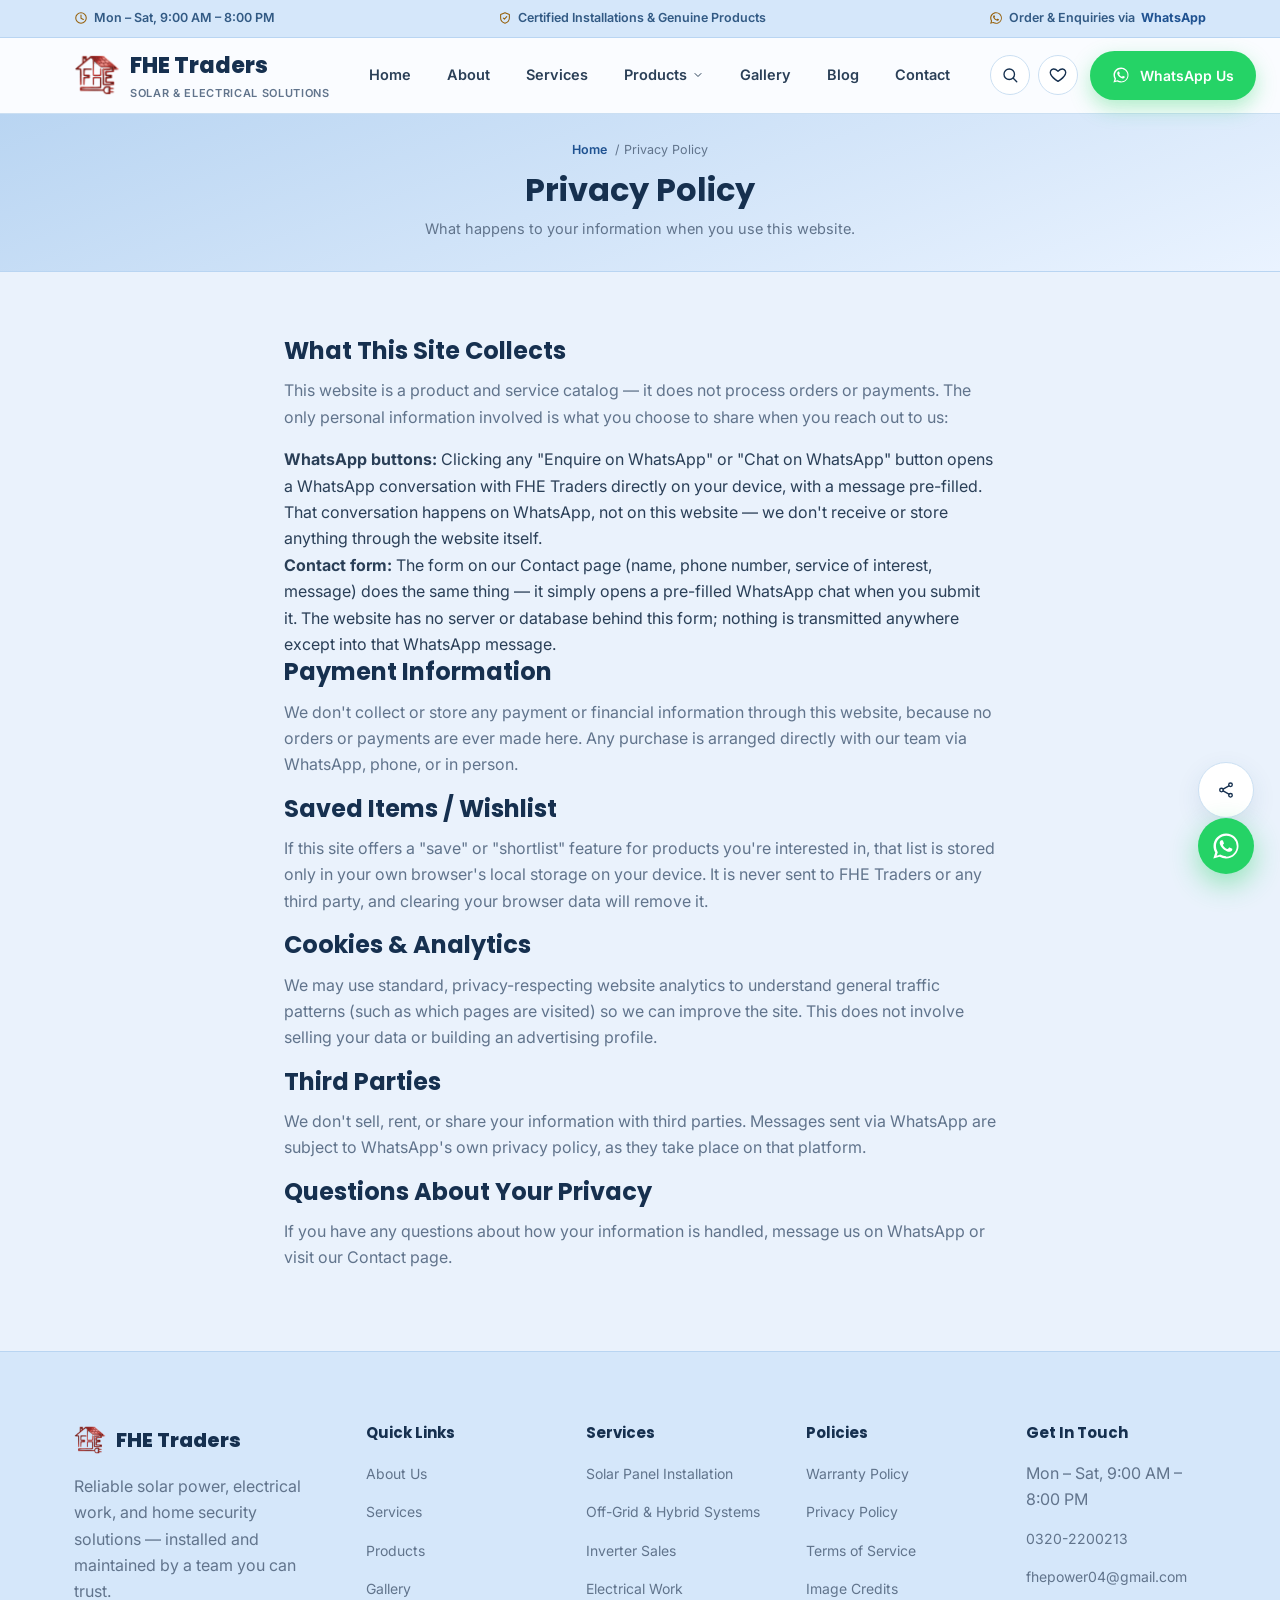
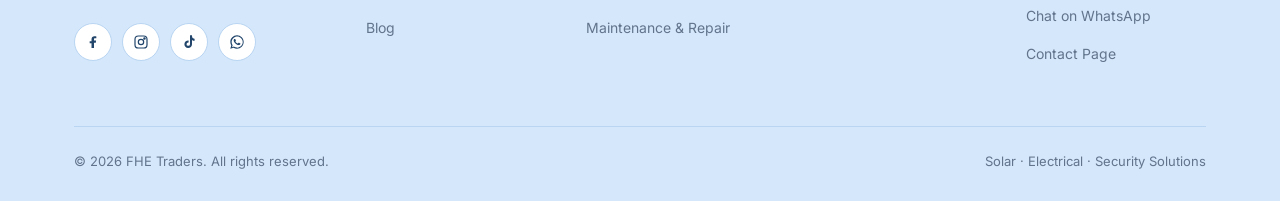
<file: privacy-policy.html>
<!doctype html>
<html lang="en">
<head>
<meta charset="UTF-8">
<meta name="viewport" content="width=device-width, initial-scale=1.0">
<title>Privacy Policy — FHE Traders</title>
<meta name="description" content="How FHE Traders' website handles the limited information involved when you get in touch.">
<link rel="icon" type="image/png" href="images/site/favicon-32.png">
<link rel="preconnect" href="https://fonts.googleapis.com">
<link rel="preconnect" href="https://fonts.gstatic.com" crossorigin>
<link href="https://fonts.googleapis.com/css2?family=Inter:wght@400;500;600;700&family=Poppins:wght@600;700;800&display=swap" rel="stylesheet">
<link rel="stylesheet" href="css/style.css?v=20260926-photos">
</head>
<body>
<!-- Template legal content — have this reviewed by a qualified professional before relying on it. Not legal advice. -->

<svg style="display:none" aria-hidden="true">
  <symbol id="icon-sun" viewBox="0 0 24 24" fill="none" stroke="currentColor" stroke-width="1.8" stroke-linecap="round" stroke-linejoin="round"><circle cx="12" cy="12" r="4.5"/><path d="M12 2v3M12 19v3M4.2 4.2l2.1 2.1M17.7 17.7l2.1 2.1M2 12h3M19 12h3M4.2 19.8l2.1-2.1M17.7 6.3l2.1-2.1"/></symbol>
  <symbol id="icon-panel" viewBox="0 0 24 24" fill="none" stroke="currentColor" stroke-width="1.8" stroke-linecap="round" stroke-linejoin="round"><rect x="3" y="4" width="18" height="13" rx="1.5"/><path d="M3 9.5h18M3 13.5h18M9 4v13M15 4v13"/><path d="M8 21h8M12 17v4"/></symbol>
  <symbol id="icon-battery" viewBox="0 0 24 24" fill="none" stroke="currentColor" stroke-width="1.8" stroke-linecap="round" stroke-linejoin="round"><rect x="2.5" y="7" width="16" height="10" rx="2"/><path d="M21.5 10v4"/><path d="M7 12h2.2L10.5 10 8.8 14 11 12H13"/></symbol>
  <symbol id="icon-zap" viewBox="0 0 24 24" fill="none" stroke="currentColor" stroke-width="1.8" stroke-linecap="round" stroke-linejoin="round"><path d="M13 2 4 14h6l-1 8 9-12h-6l1-8Z"/></symbol>
  <symbol id="icon-wrench" viewBox="0 0 24 24" fill="none" stroke="currentColor" stroke-width="1.8" stroke-linecap="round" stroke-linejoin="round"><path d="M14.7 6.3a4 4 0 0 0-5.4 5.4L3 18l3 3 6.3-6.3a4 4 0 0 0 5.4-5.4l-2.6 2.6-2-2 2.6-2.6Z"/></symbol>
  <symbol id="icon-shield" viewBox="0 0 24 24" fill="none" stroke="currentColor" stroke-width="1.8" stroke-linecap="round" stroke-linejoin="round"><path d="M12 3 4.5 6v6c0 4.5 3.2 7.7 7.5 9 4.3-1.3 7.5-4.5 7.5-9V6L12 3Z"/><path d="M9 12l2 2 4-4.5"/></symbol>
  <symbol id="icon-home" viewBox="0 0 24 24" fill="none" stroke="currentColor" stroke-width="1.8" stroke-linecap="round" stroke-linejoin="round"><path d="M3 11.5 12 4l9 7.5"/><path d="M5.5 10v9.5a1 1 0 0 0 1 1H10v-6h4v6h3.5a1 1 0 0 0 1-1V10"/></symbol>
  <symbol id="icon-headset" viewBox="0 0 24 24" fill="none" stroke="currentColor" stroke-width="1.8" stroke-linecap="round" stroke-linejoin="round"><path d="M4 13v-1a8 8 0 0 1 16 0v1"/><rect x="2.5" y="13" width="4" height="6" rx="1.5"/><rect x="17.5" y="13" width="4" height="6" rx="1.5"/><path d="M20 19v1a3 3 0 0 1-3 3h-3"/></symbol>
  <symbol id="icon-layers" viewBox="0 0 24 24" fill="none" stroke="currentColor" stroke-width="1.8" stroke-linecap="round" stroke-linejoin="round"><path d="m12 3 9 5-9 5-9-5 9-5Z"/><path d="m3 13 9 5 9-5"/></symbol>
  <symbol id="icon-clock" viewBox="0 0 24 24" fill="none" stroke="currentColor" stroke-width="1.8" stroke-linecap="round" stroke-linejoin="round"><circle cx="12" cy="12" r="9"/><path d="M12 7v5.5l4 2"/></symbol>
  <symbol id="icon-phone" viewBox="0 0 24 24" fill="none" stroke="currentColor" stroke-width="1.8" stroke-linecap="round" stroke-linejoin="round"><path d="M6 3h3l1.5 5-2.3 1.7a12.5 12.5 0 0 0 6.1 6.1L16 13.5l5 1.5v3a2 2 0 0 1-2.2 2A17 17 0 0 1 4 5.2 2 2 0 0 1 6 3Z"/></symbol>
  <symbol id="icon-mail" viewBox="0 0 24 24" fill="none" stroke="currentColor" stroke-width="1.8" stroke-linecap="round" stroke-linejoin="round"><rect x="2.5" y="5" width="19" height="14" rx="2"/><path d="m3 6.5 9 6.5 9-6.5"/></symbol>
  <symbol id="icon-whatsapp" viewBox="0 0 32 32" fill="currentColor"><path d="M16.02 2.67C8.65 2.67 2.67 8.65 2.67 16.02c0 2.5.68 4.85 1.86 6.87L2.5 29.33l6.6-1.98a13.3 13.3 0 0 0 6.92 1.9h.01c7.37 0 13.35-5.98 13.35-13.35 0-3.57-1.39-6.92-3.91-9.44a13.26 13.26 0 0 0-9.45-3.79Zm0 24.3h-.01a11.06 11.06 0 0 1-5.64-1.55l-.4-.24-3.92 1.18 1.19-3.82-.26-.4a11.06 11.06 0 0 1-1.7-5.92c0-6.12 4.98-11.1 11.11-11.1 2.97 0 5.76 1.16 7.85 3.26a11.02 11.02 0 0 1 3.25 7.85c0 6.13-4.98 11.11-11.1 11.11h.01v.01Zm6.08-8.32c-.33-.17-1.97-.97-2.28-1.08-.31-.11-.53-.17-.75.17-.22.33-.86 1.08-1.05 1.3-.19.22-.39.25-.72.08-.33-.17-1.4-.52-2.66-1.65-.98-.88-1.65-1.96-1.84-2.29-.19-.33-.02-.5.15-.67.15-.15.33-.39.5-.58.17-.19.22-.33.33-.55.11-.22.06-.42-.03-.58-.08-.17-.75-1.81-1.03-2.48-.27-.65-.55-.56-.75-.57h-.64c-.22 0-.58.08-.88.42-.3.33-1.16 1.13-1.16 2.76 0 1.63 1.19 3.2 1.36 3.42.17.22 2.34 3.57 5.67 5.01.79.34 1.41.55 1.89.7.79.25 1.51.21 2.08.13.63-.09 1.97-.8 2.24-1.58.28-.77.28-1.44.19-1.58-.08-.14-.3-.22-.63-.39Z"/></symbol>
  <symbol id="icon-facebook" viewBox="0 0 24 24" fill="currentColor"><path d="M13.5 21v-8h2.7l.4-3.1h-3.1V8c0-.9.25-1.5 1.55-1.5H17V3.7C16.6 3.65 15.5 3.5 14.2 3.5c-2.6 0-4.4 1.6-4.4 4.5v2.9H7v3.1h2.8V21h3.7Z"/></symbol>
  <symbol id="icon-tiktok" viewBox="0 0 24 24" fill="currentColor"><path d="M16.5 2h-3v13.2a2.6 2.6 0 1 1-2.1-2.55V9.6a5.7 5.7 0 1 0 5.1 5.67V8.9a6.5 6.5 0 0 0 3.9 1.28V7.1a3.6 3.6 0 0 1-3.9-3.6V2Z"/></symbol>
  <symbol id="icon-instagram" viewBox="0 0 24 24" fill="none" stroke="currentColor" stroke-width="1.8" stroke-linecap="round" stroke-linejoin="round"><rect x="3" y="3" width="18" height="18" rx="5"/><circle cx="12" cy="12" r="4"/><circle cx="17.2" cy="6.8" r="1"/></symbol>
  <symbol id="icon-arrow-right" viewBox="0 0 24 24" fill="none" stroke="currentColor" stroke-width="1.8" stroke-linecap="round" stroke-linejoin="round"><path d="M5 12h14M13 6l6 6-6 6"/></symbol>
  <symbol id="icon-check" viewBox="0 0 24 24" fill="none" stroke="currentColor" stroke-width="2" stroke-linecap="round" stroke-linejoin="round"><path d="M20 6 9 17l-5-5"/></symbol>
  <symbol id="icon-image" viewBox="0 0 24 24" fill="none" stroke="currentColor" stroke-width="1.8" stroke-linecap="round" stroke-linejoin="round"><rect x="3" y="4" width="18" height="16" rx="2"/><circle cx="8.5" cy="9.5" r="1.7"/><path d="m21 16-5.5-5.5L4 21"/></symbol>
  <symbol id="icon-award" viewBox="0 0 24 24" fill="none" stroke="currentColor" stroke-width="1.8" stroke-linecap="round" stroke-linejoin="round"><circle cx="12" cy="8.5" r="5.5"/><path d="m8.5 13.5-1.7 7 5.2-2.8 5.2 2.8-1.7-7"/></symbol>
  <symbol id="icon-tool-alt" viewBox="0 0 24 24" fill="none" stroke="currentColor" stroke-width="1.8" stroke-linecap="round" stroke-linejoin="round"><path d="M11 4a3 3 0 0 1 3.9 2.9c0 .4-.07.77-.2 1.1l6 6a2.1 2.1 0 0 1-3 3l-6-6a3 3 0 0 1-4-3.6L9.5 9.2 7.3 7 8 4.3 10 4Z"/></symbol>
  <symbol id="icon-search" viewBox="0 0 24 24" fill="none" stroke="currentColor" stroke-width="1.8" stroke-linecap="round" stroke-linejoin="round"><circle cx="11" cy="11" r="7"/><path d="m21 21-4.3-4.3"/></symbol>
  <symbol id="icon-heart" viewBox="0 0 24 24" fill="none" stroke="currentColor" stroke-width="1.8" stroke-linecap="round" stroke-linejoin="round"><path d="M12 20.5s-7.5-4.6-9.7-9.3C.8 7.8 2.4 4.5 5.8 4c2.1-.3 3.9.8 6.2 3 2.3-2.2 4.1-3.3 6.2-3 3.4.5 5 3.8 3.5 7.2C19.5 15.9 12 20.5 12 20.5Z"/></symbol>
  <symbol id="icon-chevron-down" viewBox="0 0 24 24" fill="none" stroke="currentColor" stroke-width="2" stroke-linecap="round" stroke-linejoin="round"><path d="m6 9 6 6 6-6"/></symbol>
  <symbol id="icon-x" viewBox="0 0 24 24" fill="none" stroke="currentColor" stroke-width="2" stroke-linecap="round" stroke-linejoin="round"><path d="M18 6 6 18M6 6l12 12"/></symbol>
  <symbol id="icon-arrow-up" viewBox="0 0 24 24" fill="none" stroke="currentColor" stroke-width="2" stroke-linecap="round" stroke-linejoin="round"><path d="M12 19V5M6 11l6-6 6 6"/></symbol>
  <symbol id="icon-plug" viewBox="0 0 24 24" fill="none" stroke="currentColor" stroke-width="1.8" stroke-linecap="round" stroke-linejoin="round"><path d="M9 2.5v5.5M15 2.5v5.5"/><path d="M6 8h12v2.8a6 6 0 0 1-12 0V8Z"/><path d="M12 16.8V21.5"/></symbol>
  <symbol id="icon-stand" viewBox="0 0 24 24" fill="none" stroke="currentColor" stroke-width="1.8" stroke-linecap="round" stroke-linejoin="round"><path d="M2.5 9.8 15 4.2l2.2 4.9L4.7 14.7 2.5 9.8Z"/><path d="M6.2 14V21M16 9.6V21M4 21h4.4M13.8 21h4.4"/></symbol>
  <symbol id="icon-gauge" viewBox="0 0 24 24" fill="none" stroke="currentColor" stroke-width="1.8" stroke-linecap="round" stroke-linejoin="round"><path d="M3.5 17.5a8.7 8.7 0 1 1 17 0"/><path d="M12 17.5 16.4 12"/><circle cx="12" cy="17.5" r="1.3"/><path d="M3.5 17.5h17"/></symbol>
  <symbol id="icon-fan" viewBox="0 0 24 24" fill="none" stroke="currentColor" stroke-width="1.8" stroke-linecap="round" stroke-linejoin="round"><circle cx="12" cy="12" r="1.8"/><path d="M12 10.2c1.6-2.6 1.5-5.4-.6-6.1-1.7-.6-3 .9-2.4 2.8.4 1.4 1.6 2.6 3 3.3Z"/><path d="M13.8 12c2.6 1.6 5.4 1.5 6.1-.6.6-1.7-.9-3-2.8-2.4-1.4.4-2.6 1.6-3.3 3Z"/><path d="M12 13.8c-1.6 2.6-1.5 5.4.6 6.1 1.7.6 3-.9 2.4-2.8-.4-1.4-1.6-2.6-3-3.3Z"/><path d="M10.2 12c-2.6-1.6-5.4-1.5-6.1.6-.6 1.7.9 3 2.8 2.4 1.4-.4 2.6-1.6 3.3-3Z"/></symbol>
  <symbol id="icon-cable" viewBox="0 0 24 24" fill="none" stroke="currentColor" stroke-width="1.8" stroke-linecap="round" stroke-linejoin="round"><circle cx="12" cy="12" r="8.6"/><circle cx="12" cy="12" r="3.2"/><path d="M12 3.4v5.4M12 15.2v5.4M3.4 12h5.4M15.2 12h5.4"/></symbol>
  <symbol id="icon-bulb" viewBox="0 0 24 24" fill="none" stroke="currentColor" stroke-width="1.8" stroke-linecap="round" stroke-linejoin="round"><path d="M9.2 18.2h5.6M10.4 21h3.2"/><path d="M12 2.5a6.5 6.5 0 0 0-3.9 11.7c.5.4.9 1 .9 1.7v.3h6v-.3c0-.7.4-1.3.9-1.7A6.5 6.5 0 0 0 12 2.5Z"/></symbol>
  <symbol id="icon-share" viewBox="0 0 24 24" fill="none" stroke="currentColor" stroke-width="1.8" stroke-linecap="round" stroke-linejoin="round"><circle cx="18" cy="5" r="2.4"/><circle cx="6" cy="12" r="2.4"/><circle cx="18" cy="19" r="2.4"/><path d="m8.2 10.8 7.6-4.4M8.2 13.2l7.6 4.4"/></symbol>
</svg>

<div class="utility-bar">
  <div class="container">
    <div class="utility-item"><svg width="14" height="14"><use href="#icon-clock"/></svg> Mon &ndash; Sat, 9:00 AM &ndash; 8:00 PM</div>
    <div class="utility-item"><svg width="14" height="14"><use href="#icon-shield"/></svg> Certified Installations &amp; Genuine Products</div>
    <div class="utility-item"><svg width="14" height="14"><use href="#icon-whatsapp"/></svg> Order &amp; Enquiries via <a href="#" data-whatsapp data-msg="Hi FHE Traders, I'd like to get in touch.">WhatsApp</a></div>
  </div>
</div>

<header class="site-header">
  <div class="container">
    <a href="index.html" class="logo">
      <span class="logo-mark"><img src="images/site/logo-mark.png" alt="" width="46" height="46" decoding="async"></span>
      <span>FHE Traders<small>Solar &amp; Electrical Solutions</small></span>
    </a>
    <nav class="main-nav">
      <a href="index.html">Home</a>
      <a href="about.html">About</a>
      <a href="services.html">Services</a>
      <div class="nav-dropdown" id="categories-dropdown">
        <a href="products.html">Products <span class="chev-btn" aria-hidden="true"><svg class="chev" width="12" height="12"><use href="#icon-chevron-down"/></svg></span></a>
        <div class="nav-dropdown-panel">
          <a href="products.html#solar-panels" class="nav-dropdown-item cat-solar"><svg><use href="#icon-panel"/></svg> Solar Panels</a>
          <a href="products.html#solar-stands" class="nav-dropdown-item cat-stands"><svg><use href="#icon-stand"/></svg> Solar Stands</a>
          <a href="products.html#inverters" class="nav-dropdown-item cat-inverter"><svg><use href="#icon-zap"/></svg> Inverters</a>
          <a href="products.html#batteries" class="nav-dropdown-item cat-battery"><svg><use href="#icon-battery"/></svg> Lithium Batteries</a>
          <a href="products.html#vfd" class="nav-dropdown-item cat-vfd"><svg><use href="#icon-gauge"/></svg> VFD Drives</a>
          <a href="products.html#fans" class="nav-dropdown-item cat-fans"><svg><use href="#icon-fan"/></svg> Fans</a>
          <a href="products.html#lighting" class="nav-dropdown-item cat-lighting"><svg><use href="#icon-bulb"/></svg> Lighting</a>
          <a href="products.html#fittings" class="nav-dropdown-item cat-fittings"><svg><use href="#icon-plug"/></svg> Electrical Fittings</a>
          <a href="products.html#wiring" class="nav-dropdown-item cat-wiring"><svg><use href="#icon-cable"/></svg> Wiring &amp; Cables</a>
          <a href="products.html#distribution" class="nav-dropdown-item cat-distribution"><svg><use href="#icon-layers"/></svg> Distribution &amp; Breakers</a>
          <a href="products.html#security" class="nav-dropdown-item cat-security"><svg><use href="#icon-shield"/></svg> Security Systems</a>
          <a href="products.html#appliances" class="nav-dropdown-item cat-appliances"><svg><use href="#icon-home"/></svg> Home Appliances</a>
          <a href="products.html" class="nav-dropdown-item view-all">View All Products <svg width="14" height="14"><use href="#icon-arrow-right"/></svg></a>

        </div>
      </div>
      <a href="gallery.html">Gallery</a>
      <a href="blog.html">Blog</a>
      <a href="contact.html">Contact</a>
    </nav>
    <div class="header-actions">
      <button class="icon-btn" id="search-toggle-btn" aria-label="Search products"><svg width="18" height="18"><use href="#icon-search"/></svg></button>
      <a href="wishlist.html" class="icon-btn" id="wishlist-header-btn" aria-label="Wishlist">
        <svg width="18" height="18"><use href="#icon-heart"/></svg>
        <span class="icon-badge-count" id="wishlist-count" hidden>0</span>
      </a>
      <a href="#" class="btn btn-whatsapp btn-sm" data-whatsapp data-msg="Hi FHE Traders, I'd like to get a quote.">
        <svg width="18" height="18"><use href="#icon-whatsapp"/></svg><span class="label">WhatsApp Us</span>
      </a>
      <button class="nav-toggle" aria-label="Toggle menu"><span></span><span></span><span></span></button>
    </div>
  </div>
  <div class="search-panel" id="search-panel">
    <div class="container">
      <div class="search-input-wrap">
        <svg class="search-icon" width="18" height="18"><use href="#icon-search"/></svg>
        <input type="text" id="search-input" placeholder="Search products (e.g. inverter, battery, solar panel)..." autocomplete="off">
      </div>
      <div class="search-results" id="search-results"></div>
    </div>
  </div>
</header>

<main>

  <section class="page-hero">
    <div class="container">
      <div class="breadcrumb"><a href="index.html">Home</a> / Privacy Policy</div>
      <h1>Privacy Policy</h1>
      <p>What happens to your information when you use this website.</p>
    </div>
  </section>

  <section class="section">
    <div class="container" style="max-width:760px;margin:0 auto;">

      <h2>What This Site Collects</h2>
      <p>This website is a product and service catalog — it does not process orders or payments. The only personal information involved is what you choose to share when you reach out to us:</p>
      <ul>
        <li><strong>WhatsApp buttons:</strong> Clicking any "Enquire on WhatsApp" or "Chat on WhatsApp" button opens a WhatsApp conversation with FHE Traders directly on your device, with a message pre-filled. That conversation happens on WhatsApp, not on this website — we don't receive or store anything through the website itself.</li>
        <li><strong>Contact form:</strong> The form on our Contact page (name, phone number, service of interest, message) does the same thing — it simply opens a pre-filled WhatsApp chat when you submit it. The website has no server or database behind this form; nothing is transmitted anywhere except into that WhatsApp message.</li>
      </ul>

      <h2>Payment Information</h2>
      <p>We don't collect or store any payment or financial information through this website, because no orders or payments are ever made here. Any purchase is arranged directly with our team via WhatsApp, phone, or in person.</p>

      <h2>Saved Items / Wishlist</h2>
      <p>If this site offers a "save" or "shortlist" feature for products you're interested in, that list is stored only in your own browser's local storage on your device. It is never sent to FHE Traders or any third party, and clearing your browser data will remove it.</p>

      <h2>Cookies &amp; Analytics</h2>
      <p>We may use standard, privacy-respecting website analytics to understand general traffic patterns (such as which pages are visited) so we can improve the site. This does not involve selling your data or building an advertising profile.</p>

      <h2>Third Parties</h2>
      <p>We don't sell, rent, or share your information with third parties. Messages sent via WhatsApp are subject to WhatsApp's own privacy policy, as they take place on that platform.</p>

      <h2>Questions About Your Privacy</h2>
      <p>If you have any questions about how your information is handled, <a href="#" data-whatsapp data-msg="Hi FHE Traders, I have a question about your privacy policy.">message us on WhatsApp</a> or visit our <a href="contact.html">Contact page</a>.</p>

    </div>
  </section>

</main>

<footer class="site-footer">
  <div class="container">
    <div class="footer-grid">
      <div>
        <div class="footer-logo"><img src="images/site/logo-mark.png" alt="" width="32" height="32" loading="lazy" decoding="async"> FHE Traders</div>
        <p>Reliable solar power, electrical work, and home security solutions — installed and maintained by a team you can trust.</p>
        <div class="footer-social">
          <a href="#" aria-label="Facebook"><svg width="16" height="16"><use href="#icon-facebook"/></svg></a>
          <a href="https://www.instagram.com/futurehomeelect24/" target="_blank" rel="noopener" aria-label="Instagram"><svg width="16" height="16"><use href="#icon-instagram"/></svg></a>
          <a href="https://www.tiktok.com/@fhesolar24" target="_blank" rel="noopener" aria-label="TikTok"><svg width="16" height="16"><use href="#icon-tiktok"/></svg></a>
          <a href="#" data-whatsapp data-msg="Hi FHE Traders, I'd like to know more." aria-label="WhatsApp"><svg width="16" height="16"><use href="#icon-whatsapp"/></svg></a>
        </div>
      </div>
      <div class="footer-col">
        <h4>Quick Links</h4>
        <ul>
          <li><a href="about.html">About Us</a></li>
          <li><a href="services.html">Services</a></li>
          <li><a href="products.html">Products</a></li>
          <li><a href="gallery.html">Gallery</a></li>
          <li><a href="blog.html">Blog</a></li>
        </ul>
      </div>
      <div class="footer-col">
        <h4>Services</h4>
        <ul>
          <li><a href="services.html">Solar Panel Installation</a></li>
          <li><a href="services.html">Off-Grid &amp; Hybrid Systems</a></li>
          <li><a href="services.html">Inverter Sales</a></li>
          <li><a href="services.html">Electrical Work</a></li>
          <li><a href="services.html">Maintenance &amp; Repair</a></li>
        </ul>
      </div>
      <div class="footer-col">
        <h4>Policies</h4>
        <ul>
          <li><a href="warranty-policy.html">Warranty Policy</a></li>
          <li><a href="privacy-policy.html">Privacy Policy</a></li>
          <li><a href="terms-of-service.html">Terms of Service</a></li>
          <li><a href="image-credits.html">Image Credits</a></li>
        </ul>
      </div>
      <div class="footer-col">
        <h4>Get In Touch</h4>
        <ul>
          <li>Mon – Sat, 9:00 AM – 8:00 PM</li>
          <li><a href="tel:+923202200213">0320-2200213</a></li>
          <li><a href="mailto:fhepower04@gmail.com">fhepower04@gmail.com</a></li>
          <li><a href="#" data-whatsapp data-msg="Hi FHE Traders, I'd like to get in touch.">Chat on WhatsApp</a></li>
          <li><a href="contact.html">Contact Page</a></li>
        </ul>
      </div>
    </div>
    <div class="footer-bottom">
      <span>© <span data-year></span> FHE Traders. All rights reserved.</span>
      <span>Solar · Electrical · Security Solutions</span>
    </div>
  </div>
</footer>

<div class="side-toolbar">
  <button data-share aria-label="Share this page"><svg width="18" height="18"><use href="#icon-share"/></svg></button>
  <button data-scroll-top aria-label="Scroll to top"><svg width="18" height="18"><use href="#icon-arrow-up"/></svg></button>
</div>

<a href="#" class="wa-float" data-whatsapp data-msg="Hi FHE Traders, I'd like to enquire." aria-label="Chat on WhatsApp"><svg><use href="#icon-whatsapp"/></svg></a>

<script src="js/products-data.js?v=20260926-photos"></script>
<script src="js/wishlist.js?v=20260926-photos"></script>
<script src="js/search.js?v=20260926-photos"></script>
<script src="js/config.js?v=20260926-photos"></script>
<script src="js/main.js?v=20260926-photos"></script>
</body>
</html>
</file>
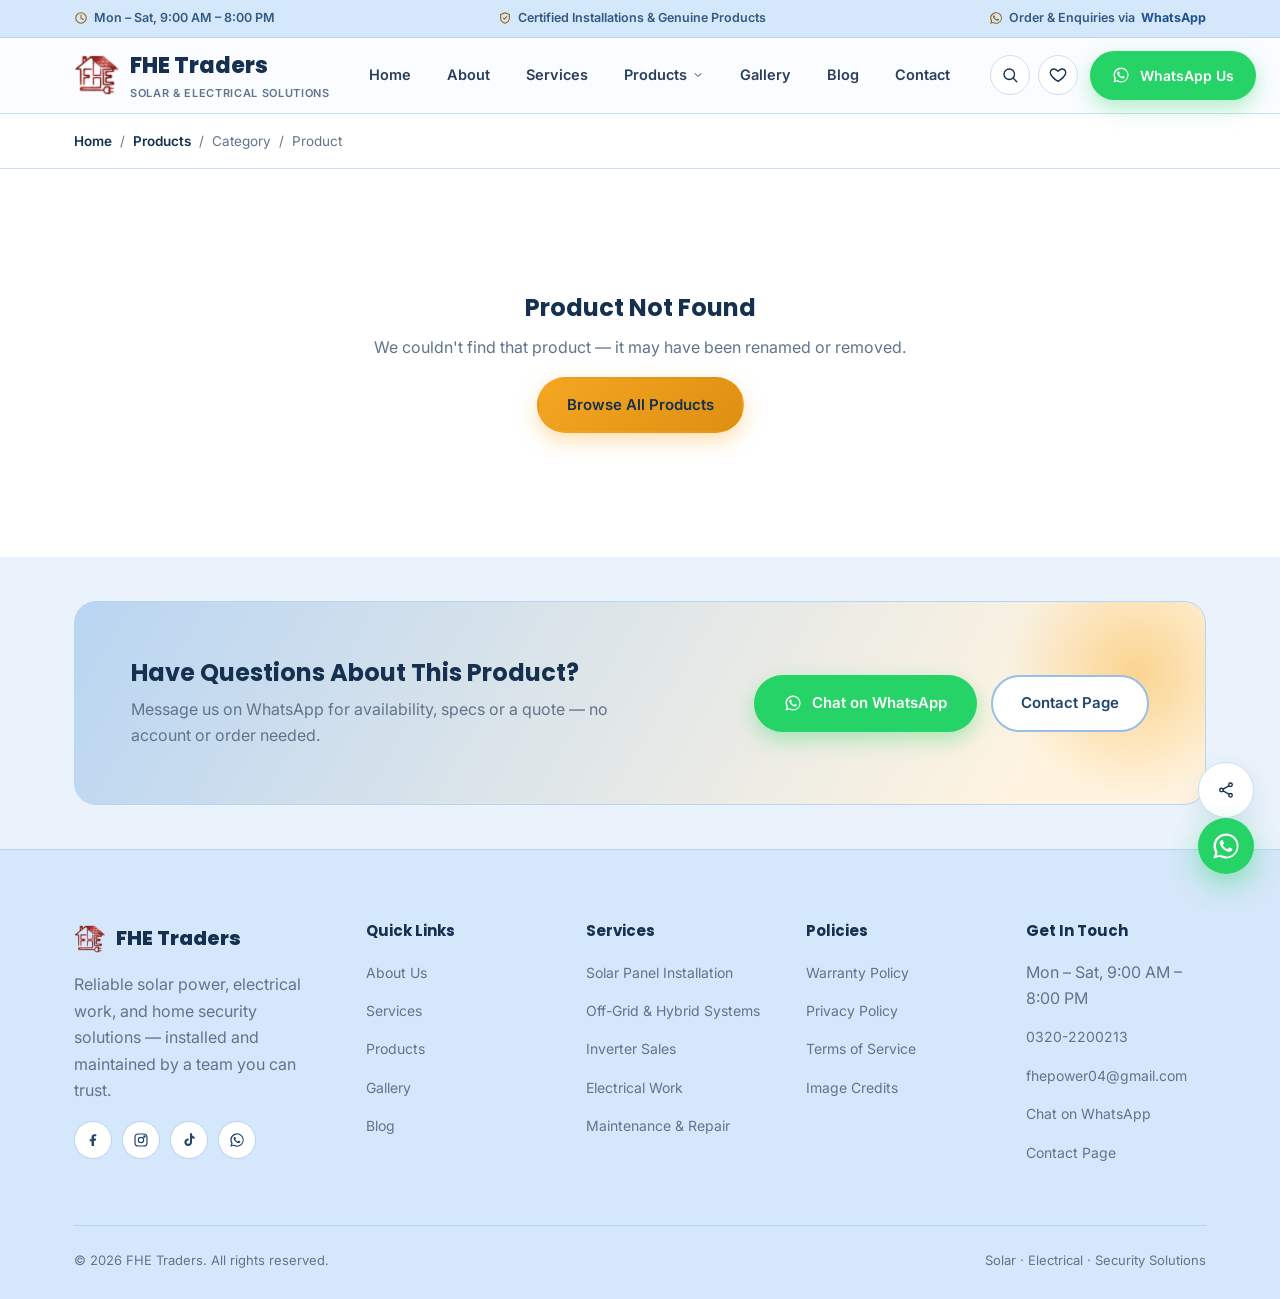
<file: product.html>
<!doctype html>
<html lang="en">
<head>
<meta charset="UTF-8">
<meta name="viewport" content="width=device-width, initial-scale=1.0">
<title id="pdp-page-title">Product — FHE Traders</title>
<meta name="description" content="Product details from FHE Traders. Enquire on WhatsApp for availability and pricing — no cart, no checkout needed.">
<link rel="icon" type="image/png" href="images/site/favicon-32.png">
<link rel="preconnect" href="https://fonts.googleapis.com">
<link rel="preconnect" href="https://fonts.gstatic.com" crossorigin>
<link href="https://fonts.googleapis.com/css2?family=Inter:wght@400;500;600;700&family=Poppins:wght@600;700;800&display=swap" rel="stylesheet">
<link rel="stylesheet" href="css/style.css?v=20260926-photos">
<style>
  .pdp-crumb-bar { border-bottom: 1px solid var(--border); background: var(--surface); }
  .pdp-crumb { display: flex; gap: 8px; font-size: 13.5px; color: var(--text-muted); flex-wrap: wrap; }
  .pdp-crumb a { color: var(--ink-900); font-weight: 600; }
  .pdp-grid { display: grid; grid-template-columns: 0.9fr 1.1fr; gap: 44px; align-items: start; }
  .pdp-visual .product-thumb { aspect-ratio: 1 / 1; border-radius: var(--radius-lg); }
  .pdp-visual .product-thumb svg { width: 38%; height: 38%; }
  .pdp-visual .product-thumb img { padding: 26px; }
  .pdp-visual .product-thumb.has-photo { border: 1px solid var(--border); }
  /* Thumbnail strip under the main photo. Stays hidden until a product has
     more than one usable image, so single-photo products look exactly as
     they did before. */
  .pdp-thumbs { display: flex; gap: 10px; margin-top: 12px; flex-wrap: wrap; }
  .pdp-thumbs[hidden] { display: none; }
  .pdp-thumb-btn {
    width: 72px; height: 72px; padding: 0; flex: 0 0 auto; cursor: pointer;
    border: 1.5px solid var(--border); border-radius: var(--radius-md);
    background: #ffffff; overflow: hidden; line-height: 0;
    transition: border-color 0.15s ease, transform 0.15s ease;
  }
  .pdp-thumb-btn img { width: 100%; height: 100%; object-fit: contain; padding: 6px; }
  .pdp-thumb-btn:hover { border-color: var(--amber-500); transform: translateY(-2px); }
  .pdp-thumb-btn.active { border-color: var(--red-600); border-width: 2px; }
  .pdp-thumb-btn:focus-visible { outline: 2px solid var(--amber-500); outline-offset: 2px; }
  .pdp-info h1 { font-size: clamp(24px, 3vw, 32px); margin-bottom: 10px; }
  .pdp-meta-row { display: flex; align-items: center; gap: 10px; margin-bottom: 18px; flex-wrap: wrap; }
  .pdp-specs { margin: 0 0 22px; }
  .pdp-specs li { display: flex; align-items: flex-start; gap: 10px; font-size: 14.5px; color: var(--text); padding: 9px 0; border-bottom: 1px dashed var(--border); }
  .pdp-specs li svg { color: var(--green-600); flex-shrink: 0; margin-top: 2px; }
  .pdp-actions { display: flex; gap: 12px; flex-wrap: wrap; margin-top: 8px; }
  .pdp-secondary-btn {
    display: inline-flex; align-items: center; gap: 8px;
    padding: 12px 20px; border-radius: 999px; font-weight: 600; font-size: 14px;
    border: 1.5px solid var(--border); background: var(--surface); color: var(--ink-900);
    transition: border-color 0.15s ease, color 0.15s ease;
  }
  .pdp-secondary-btn:hover { border-color: var(--amber-500); color: var(--amber-700); }
  .pdp-secondary-btn.active { background: var(--red-600); border-color: var(--red-600); color: #fff; }
  .pdp-section-title { display: flex; align-items: center; justify-content: space-between; margin-bottom: 22px; }
  .pdp-not-found { text-align: center; padding: 60px 20px; }
  @media (max-width: 860px) {
    .pdp-grid { grid-template-columns: 1fr; }
  }
</style>
</head>
<body>

<svg style="display:none" aria-hidden="true">
  <symbol id="icon-sun" viewBox="0 0 24 24" fill="none" stroke="currentColor" stroke-width="1.8" stroke-linecap="round" stroke-linejoin="round"><circle cx="12" cy="12" r="4.5"/><path d="M12 2v3M12 19v3M4.2 4.2l2.1 2.1M17.7 17.7l2.1 2.1M2 12h3M19 12h3M4.2 19.8l2.1-2.1M17.7 6.3l2.1-2.1"/></symbol>
  <symbol id="icon-panel" viewBox="0 0 24 24" fill="none" stroke="currentColor" stroke-width="1.8" stroke-linecap="round" stroke-linejoin="round"><rect x="3" y="4" width="18" height="13" rx="1.5"/><path d="M3 9.5h18M3 13.5h18M9 4v13M15 4v13"/><path d="M8 21h8M12 17v4"/></symbol>
  <symbol id="icon-battery" viewBox="0 0 24 24" fill="none" stroke="currentColor" stroke-width="1.8" stroke-linecap="round" stroke-linejoin="round"><rect x="2.5" y="7" width="16" height="10" rx="2"/><path d="M21.5 10v4"/><path d="M7 12h2.2L10.5 10 8.8 14 11 12H13"/></symbol>
  <symbol id="icon-zap" viewBox="0 0 24 24" fill="none" stroke="currentColor" stroke-width="1.8" stroke-linecap="round" stroke-linejoin="round"><path d="M13 2 4 14h6l-1 8 9-12h-6l1-8Z"/></symbol>
  <symbol id="icon-wrench" viewBox="0 0 24 24" fill="none" stroke="currentColor" stroke-width="1.8" stroke-linecap="round" stroke-linejoin="round"><path d="M14.7 6.3a4 4 0 0 0-5.4 5.4L3 18l3 3 6.3-6.3a4 4 0 0 0 5.4-5.4l-2.6 2.6-2-2 2.6-2.6Z"/></symbol>
  <symbol id="icon-shield" viewBox="0 0 24 24" fill="none" stroke="currentColor" stroke-width="1.8" stroke-linecap="round" stroke-linejoin="round"><path d="M12 3 4.5 6v6c0 4.5 3.2 7.7 7.5 9 4.3-1.3 7.5-4.5 7.5-9V6L12 3Z"/><path d="M9 12l2 2 4-4.5"/></symbol>
  <symbol id="icon-home" viewBox="0 0 24 24" fill="none" stroke="currentColor" stroke-width="1.8" stroke-linecap="round" stroke-linejoin="round"><path d="M3 11.5 12 4l9 7.5"/><path d="M5.5 10v9.5a1 1 0 0 0 1 1H10v-6h4v6h3.5a1 1 0 0 0 1-1V10"/></symbol>
  <symbol id="icon-headset" viewBox="0 0 24 24" fill="none" stroke="currentColor" stroke-width="1.8" stroke-linecap="round" stroke-linejoin="round"><path d="M4 13v-1a8 8 0 0 1 16 0v1"/><rect x="2.5" y="13" width="4" height="6" rx="1.5"/><rect x="17.5" y="13" width="4" height="6" rx="1.5"/><path d="M20 19v1a3 3 0 0 1-3 3h-3"/></symbol>
  <symbol id="icon-layers" viewBox="0 0 24 24" fill="none" stroke="currentColor" stroke-width="1.8" stroke-linecap="round" stroke-linejoin="round"><path d="m12 3 9 5-9 5-9-5 9-5Z"/><path d="m3 13 9 5 9-5"/></symbol>
  <symbol id="icon-clock" viewBox="0 0 24 24" fill="none" stroke="currentColor" stroke-width="1.8" stroke-linecap="round" stroke-linejoin="round"><circle cx="12" cy="12" r="9"/><path d="M12 7v5.5l4 2"/></symbol>
  <symbol id="icon-phone" viewBox="0 0 24 24" fill="none" stroke="currentColor" stroke-width="1.8" stroke-linecap="round" stroke-linejoin="round"><path d="M6 3h3l1.5 5-2.3 1.7a12.5 12.5 0 0 0 6.1 6.1L16 13.5l5 1.5v3a2 2 0 0 1-2.2 2A17 17 0 0 1 4 5.2 2 2 0 0 1 6 3Z"/></symbol>
  <symbol id="icon-mail" viewBox="0 0 24 24" fill="none" stroke="currentColor" stroke-width="1.8" stroke-linecap="round" stroke-linejoin="round"><rect x="2.5" y="5" width="19" height="14" rx="2"/><path d="m3 6.5 9 6.5 9-6.5"/></symbol>
  <symbol id="icon-whatsapp" viewBox="0 0 32 32" fill="currentColor"><path d="M16.02 2.67C8.65 2.67 2.67 8.65 2.67 16.02c0 2.5.68 4.85 1.86 6.87L2.5 29.33l6.6-1.98a13.3 13.3 0 0 0 6.92 1.9h.01c7.37 0 13.35-5.98 13.35-13.35 0-3.57-1.39-6.92-3.91-9.44a13.26 13.26 0 0 0-9.45-3.79Zm0 24.3h-.01a11.06 11.06 0 0 1-5.64-1.55l-.4-.24-3.92 1.18 1.19-3.82-.26-.4a11.06 11.06 0 0 1-1.7-5.92c0-6.12 4.98-11.1 11.11-11.1 2.97 0 5.76 1.16 7.85 3.26a11.02 11.02 0 0 1 3.25 7.85c0 6.13-4.98 11.11-11.1 11.11h.01v.01Zm6.08-8.32c-.33-.17-1.97-.97-2.28-1.08-.31-.11-.53-.17-.75.17-.22.33-.86 1.08-1.05 1.3-.19.22-.39.25-.72.08-.33-.17-1.4-.52-2.66-1.65-.98-.88-1.65-1.96-1.84-2.29-.19-.33-.02-.5.15-.67.15-.15.33-.39.5-.58.17-.19.22-.33.33-.55.11-.22.06-.42-.03-.58-.08-.17-.75-1.81-1.03-2.48-.27-.65-.55-.56-.75-.57h-.64c-.22 0-.58.08-.88.42-.3.33-1.16 1.13-1.16 2.76 0 1.63 1.19 3.2 1.36 3.42.17.22 2.34 3.57 5.67 5.01.79.34 1.41.55 1.89.7.79.25 1.51.21 2.08.13.63-.09 1.97-.8 2.24-1.58.28-.77.28-1.44.19-1.58-.08-.14-.3-.22-.63-.39Z"/></symbol>
  <symbol id="icon-facebook" viewBox="0 0 24 24" fill="currentColor"><path d="M13.5 21v-8h2.7l.4-3.1h-3.1V8c0-.9.25-1.5 1.55-1.5H17V3.7C16.6 3.65 15.5 3.5 14.2 3.5c-2.6 0-4.4 1.6-4.4 4.5v2.9H7v3.1h2.8V21h3.7Z"/></symbol>
  <symbol id="icon-tiktok" viewBox="0 0 24 24" fill="currentColor"><path d="M16.5 2h-3v13.2a2.6 2.6 0 1 1-2.1-2.55V9.6a5.7 5.7 0 1 0 5.1 5.67V8.9a6.5 6.5 0 0 0 3.9 1.28V7.1a3.6 3.6 0 0 1-3.9-3.6V2Z"/></symbol>
  <symbol id="icon-instagram" viewBox="0 0 24 24" fill="none" stroke="currentColor" stroke-width="1.8" stroke-linecap="round" stroke-linejoin="round"><rect x="3" y="3" width="18" height="18" rx="5"/><circle cx="12" cy="12" r="4"/><circle cx="17.2" cy="6.8" r="1"/></symbol>
  <symbol id="icon-arrow-right" viewBox="0 0 24 24" fill="none" stroke="currentColor" stroke-width="1.8" stroke-linecap="round" stroke-linejoin="round"><path d="M5 12h14M13 6l6 6-6 6"/></symbol>
  <symbol id="icon-check" viewBox="0 0 24 24" fill="none" stroke="currentColor" stroke-width="2" stroke-linecap="round" stroke-linejoin="round"><path d="M20 6 9 17l-5-5"/></symbol>
  <symbol id="icon-image" viewBox="0 0 24 24" fill="none" stroke="currentColor" stroke-width="1.8" stroke-linecap="round" stroke-linejoin="round"><rect x="3" y="4" width="18" height="16" rx="2"/><circle cx="8.5" cy="9.5" r="1.7"/><path d="m21 16-5.5-5.5L4 21"/></symbol>
  <symbol id="icon-award" viewBox="0 0 24 24" fill="none" stroke="currentColor" stroke-width="1.8" stroke-linecap="round" stroke-linejoin="round"><circle cx="12" cy="8.5" r="5.5"/><path d="m8.5 13.5-1.7 7 5.2-2.8 5.2 2.8-1.7-7"/></symbol>
  <symbol id="icon-tool-alt" viewBox="0 0 24 24" fill="none" stroke="currentColor" stroke-width="1.8" stroke-linecap="round" stroke-linejoin="round"><path d="M11 4a3 3 0 0 1 3.9 2.9c0 .4-.07.77-.2 1.1l6 6a2.1 2.1 0 0 1-3 3l-6-6a3 3 0 0 1-4-3.6L9.5 9.2 7.3 7 8 4.3 10 4Z"/></symbol>
  <symbol id="icon-plug" viewBox="0 0 24 24" fill="none" stroke="currentColor" stroke-width="1.8" stroke-linecap="round" stroke-linejoin="round"><path d="M9 2.5v5.5M15 2.5v5.5"/><path d="M6 8h12v2.8a6 6 0 0 1-12 0V8Z"/><path d="M12 16.8V21.5"/></symbol>
  <symbol id="icon-stand" viewBox="0 0 24 24" fill="none" stroke="currentColor" stroke-width="1.8" stroke-linecap="round" stroke-linejoin="round"><path d="M2.5 9.8 15 4.2l2.2 4.9L4.7 14.7 2.5 9.8Z"/><path d="M6.2 14V21M16 9.6V21M4 21h4.4M13.8 21h4.4"/></symbol>
  <symbol id="icon-gauge" viewBox="0 0 24 24" fill="none" stroke="currentColor" stroke-width="1.8" stroke-linecap="round" stroke-linejoin="round"><path d="M3.5 17.5a8.7 8.7 0 1 1 17 0"/><path d="M12 17.5 16.4 12"/><circle cx="12" cy="17.5" r="1.3"/><path d="M3.5 17.5h17"/></symbol>
  <symbol id="icon-fan" viewBox="0 0 24 24" fill="none" stroke="currentColor" stroke-width="1.8" stroke-linecap="round" stroke-linejoin="round"><circle cx="12" cy="12" r="1.8"/><path d="M12 10.2c1.6-2.6 1.5-5.4-.6-6.1-1.7-.6-3 .9-2.4 2.8.4 1.4 1.6 2.6 3 3.3Z"/><path d="M13.8 12c2.6 1.6 5.4 1.5 6.1-.6.6-1.7-.9-3-2.8-2.4-1.4.4-2.6 1.6-3.3 3Z"/><path d="M12 13.8c-1.6 2.6-1.5 5.4.6 6.1 1.7.6 3-.9 2.4-2.8-.4-1.4-1.6-2.6-3-3.3Z"/><path d="M10.2 12c-2.6-1.6-5.4-1.5-6.1.6-.6 1.7.9 3 2.8 2.4 1.4-.4 2.6-1.6 3.3-3Z"/></symbol>
  <symbol id="icon-cable" viewBox="0 0 24 24" fill="none" stroke="currentColor" stroke-width="1.8" stroke-linecap="round" stroke-linejoin="round"><circle cx="12" cy="12" r="8.6"/><circle cx="12" cy="12" r="3.2"/><path d="M12 3.4v5.4M12 15.2v5.4M3.4 12h5.4M15.2 12h5.4"/></symbol>
  <symbol id="icon-bulb" viewBox="0 0 24 24" fill="none" stroke="currentColor" stroke-width="1.8" stroke-linecap="round" stroke-linejoin="round"><path d="M9.2 18.2h5.6M10.4 21h3.2"/><path d="M12 2.5a6.5 6.5 0 0 0-3.9 11.7c.5.4.9 1 .9 1.7v.3h6v-.3c0-.7.4-1.3.9-1.7A6.5 6.5 0 0 0 12 2.5Z"/></symbol>
  <symbol id="icon-share" viewBox="0 0 24 24" fill="none" stroke="currentColor" stroke-width="1.8" stroke-linecap="round" stroke-linejoin="round"><circle cx="18" cy="5" r="2.4"/><circle cx="6" cy="12" r="2.4"/><circle cx="18" cy="19" r="2.4"/><path d="m8.2 10.8 7.6-4.4M8.2 13.2l7.6 4.4"/></symbol>
  <symbol id="icon-search" viewBox="0 0 24 24" fill="none" stroke="currentColor" stroke-width="1.8" stroke-linecap="round" stroke-linejoin="round"><circle cx="11" cy="11" r="7"/><path d="m21 21-4.3-4.3"/></symbol>
  <symbol id="icon-heart" viewBox="0 0 24 24" fill="none" stroke="currentColor" stroke-width="1.8" stroke-linecap="round" stroke-linejoin="round"><path d="M12 20.5s-7.5-4.6-9.7-9.3C.8 7.8 2.4 4.5 5.8 4c2.1-.3 3.9.8 6.2 3 2.3-2.2 4.1-3.3 6.2-3 3.4.5 5 3.8 3.5 7.2C19.5 15.9 12 20.5 12 20.5Z"/></symbol>
  <symbol id="icon-chevron-down" viewBox="0 0 24 24" fill="none" stroke="currentColor" stroke-width="2" stroke-linecap="round" stroke-linejoin="round"><path d="m6 9 6 6 6-6"/></symbol>
  <symbol id="icon-x" viewBox="0 0 24 24" fill="none" stroke="currentColor" stroke-width="2" stroke-linecap="round" stroke-linejoin="round"><path d="M18 6 6 18M6 6l12 12"/></symbol>
  <symbol id="icon-arrow-up" viewBox="0 0 24 24" fill="none" stroke="currentColor" stroke-width="2" stroke-linecap="round" stroke-linejoin="round"><path d="M12 19V5M6 11l6-6 6 6"/></symbol>
</svg>

<div class="utility-bar">
  <div class="container">
    <div class="utility-item"><svg width="14" height="14"><use href="#icon-clock"/></svg> Mon &ndash; Sat, 9:00 AM &ndash; 8:00 PM</div>
    <div class="utility-item"><svg width="14" height="14"><use href="#icon-shield"/></svg> Certified Installations &amp; Genuine Products</div>
    <div class="utility-item"><svg width="14" height="14"><use href="#icon-whatsapp"/></svg> Order &amp; Enquiries via <a href="#" data-whatsapp data-msg="Hi FHE Traders, I'd like to get in touch.">WhatsApp</a></div>
  </div>
</div>

<header class="site-header">
  <div class="container">
    <a href="index.html" class="logo">
      <span class="logo-mark"><img src="images/site/logo-mark.png" alt="" width="46" height="46" decoding="async"></span>
      <span>FHE Traders<small>Solar &amp; Electrical Solutions</small></span>
    </a>
    <nav class="main-nav">
      <a href="index.html">Home</a>
      <a href="about.html">About</a>
      <a href="services.html">Services</a>
      <div class="nav-dropdown" id="categories-dropdown">
        <a href="products.html">Products <span class="chev-btn" aria-hidden="true"><svg class="chev" width="12" height="12"><use href="#icon-chevron-down"/></svg></span></a>
        <div class="nav-dropdown-panel">
          <a href="products.html#solar-panels" class="nav-dropdown-item cat-solar"><svg><use href="#icon-panel"/></svg> Solar Panels</a>
          <a href="products.html#solar-stands" class="nav-dropdown-item cat-stands"><svg><use href="#icon-stand"/></svg> Solar Stands</a>
          <a href="products.html#inverters" class="nav-dropdown-item cat-inverter"><svg><use href="#icon-zap"/></svg> Inverters</a>
          <a href="products.html#batteries" class="nav-dropdown-item cat-battery"><svg><use href="#icon-battery"/></svg> Lithium Batteries</a>
          <a href="products.html#vfd" class="nav-dropdown-item cat-vfd"><svg><use href="#icon-gauge"/></svg> VFD Drives</a>
          <a href="products.html#fans" class="nav-dropdown-item cat-fans"><svg><use href="#icon-fan"/></svg> Fans</a>
          <a href="products.html#lighting" class="nav-dropdown-item cat-lighting"><svg><use href="#icon-bulb"/></svg> Lighting</a>
          <a href="products.html#fittings" class="nav-dropdown-item cat-fittings"><svg><use href="#icon-plug"/></svg> Electrical Fittings</a>
          <a href="products.html#wiring" class="nav-dropdown-item cat-wiring"><svg><use href="#icon-cable"/></svg> Wiring &amp; Cables</a>
          <a href="products.html#distribution" class="nav-dropdown-item cat-distribution"><svg><use href="#icon-layers"/></svg> Distribution &amp; Breakers</a>
          <a href="products.html#security" class="nav-dropdown-item cat-security"><svg><use href="#icon-shield"/></svg> Security Systems</a>
          <a href="products.html#appliances" class="nav-dropdown-item cat-appliances"><svg><use href="#icon-home"/></svg> Home Appliances</a>
          <a href="products.html" class="nav-dropdown-item view-all">View All Products <svg width="14" height="14"><use href="#icon-arrow-right"/></svg></a>

        </div>
      </div>
      <a href="gallery.html">Gallery</a>
      <a href="blog.html">Blog</a>
      <a href="contact.html">Contact</a>
    </nav>
    <div class="header-actions">
      <button class="icon-btn" id="search-toggle-btn" aria-label="Search products"><svg width="18" height="18"><use href="#icon-search"/></svg></button>
      <a href="wishlist.html" class="icon-btn" id="wishlist-header-btn" aria-label="Wishlist">
        <svg width="18" height="18"><use href="#icon-heart"/></svg>
        <span class="icon-badge-count" id="wishlist-count" hidden>0</span>
      </a>
      <a href="#" class="btn btn-whatsapp btn-sm" data-whatsapp data-msg="Hi FHE Traders, I'd like to get a quote.">
        <svg width="18" height="18"><use href="#icon-whatsapp"/></svg><span class="label">WhatsApp Us</span>
      </a>
      <button class="nav-toggle" aria-label="Toggle menu"><span></span><span></span><span></span></button>
    </div>
  </div>
  <div class="search-panel" id="search-panel">
    <div class="container">
      <div class="search-input-wrap">
        <svg class="search-icon" width="18" height="18"><use href="#icon-search"/></svg>
        <input type="text" id="search-input" placeholder="Search products (e.g. inverter, battery, solar panel)..." autocomplete="off">
      </div>
      <div class="search-results" id="search-results"></div>
    </div>
  </div>
</header>

<div class="pdp-crumb-bar">
  <div class="container" style="padding-top:16px; padding-bottom:16px;">
    <div class="pdp-crumb">
      <a href="index.html">Home</a> /
      <a href="products.html">Products</a> /
      <span id="pdp-category">Category</span> /
      <span id="pdp-name">Product</span>
    </div>
  </div>
</div>

<main>

  <section class="section" id="pdp-found-section">
    <div class="container">
      <div class="pdp-grid">

        <div class="pdp-visual">
          <div class="product-thumb" id="pdp-thumb">
            <span class="product-badge" id="pdp-badge" hidden></span>
            <span class="product-category-pill" id="pdp-thumb-pill"></span>
            <img id="pdp-thumb-img" alt="" hidden>
            <svg id="pdp-thumb-icon"><use href="#icon-panel"/></svg>
          </div>
          <div class="pdp-thumbs" id="pdp-thumbs" role="group" aria-label="Product photos" hidden></div>
          <p class="pdp-photo-note" id="pdp-photo-note" hidden>
            Representative photo of this type of product &mdash; this brand publishes no
            product photography. Message us for a picture of the actual stock.
          </p>
        </div>

        <div class="pdp-info">
          <div class="pdp-meta-row">
            <span class="service-tag" id="pdp-category-tag">Category</span>
          </div>
          <h1 id="pdp-title">Loading product…</h1>
          <p id="pdp-short-desc"></p>

          <div class="pdp-brands" id="pdp-brands" hidden></div>

          <div class="pdp-models" id="pdp-models" hidden>
            <h3 id="pdp-models-label">Available Models</h3>
            <div class="pdp-model-chips" id="pdp-model-chips"></div>
            <p class="pdp-model-note">Tap a model to include it in your WhatsApp enquiry. Stock moves quickly &mdash; message us to confirm current availability and pricing.</p>
          </div>

          <ul class="pdp-specs" id="pdp-specs"></ul>

          <!-- Only rendered when the maker publishes a figure for this exact
               model; absent is better than a guess on a warranty claim. -->
          <p class="pdp-warranty" id="pdp-warranty" hidden>
            <svg width="17" height="17"><use href="#icon-shield"/></svg>
            <span><strong>Manufacturer warranty:</strong> <span id="pdp-warranty-text"></span></span>
          </p>

          <p id="pdp-description"></p>

          <div class="pdp-actions">
            <a href="#" class="btn btn-whatsapp" data-whatsapp id="pdp-whatsapp-btn">
              <svg width="18" height="18"><use href="#icon-whatsapp"/></svg> Enquire on WhatsApp
            </a>
            <button type="button" class="pdp-secondary-btn" id="pdp-wishlist-btn">
              <svg width="16" height="16"><use href="#icon-heart"/></svg> Save to Wishlist
            </button>
            <button type="button" class="pdp-secondary-btn" id="pdp-share-btn">
              <svg width="16" height="16"><use href="#icon-share"/></svg> Share
            </button>
          </div>
        </div>

      </div>
    </div>
  </section>

  <section class="section section-alt" id="pdp-not-found" hidden>
    <div class="container pdp-not-found">
      <h1>Product Not Found</h1>
      <p>We couldn't find that product — it may have been renamed or removed.</p>
      <a href="products.html" class="btn btn-primary">Browse All Products</a>
    </div>
  </section>

  <section class="section section-alt" id="pdp-related-section">
    <div class="container">
      <div class="pdp-section-title">
        <h2>Related Products</h2>
      </div>
      <div class="grid grid-4" id="pdp-related"></div>
    </div>
  </section>

  <section class="section" id="pdp-recent-section" hidden>
    <div class="container">
      <div class="pdp-section-title">
        <h2>Recently Viewed</h2>
      </div>
      <div class="grid grid-4" id="pdp-recently-viewed"></div>
    </div>
  </section>

  <section class="section-tight">
    <div class="container">
      <div class="cta-banner">
        <div class="cta-text">
          <h2>Have Questions About This Product?</h2>
          <p>Message us on WhatsApp for availability, specs or a quote — no account or order needed.</p>
        </div>
        <div class="cta-actions">
          <a href="#" class="btn btn-whatsapp" data-whatsapp data-msg="Hi FHE Traders, I have a question about a product on your website.">
            <svg width="18" height="18"><use href="#icon-whatsapp"/></svg> Chat on WhatsApp
          </a>
          <a href="contact.html" class="btn btn-outline">Contact Page</a>
        </div>
      </div>
    </div>
  </section>

</main>

<footer class="site-footer">
  <div class="container">
    <div class="footer-grid">
      <div>
        <div class="footer-logo"><img src="images/site/logo-mark.png" alt="" width="32" height="32" loading="lazy" decoding="async"> FHE Traders</div>
        <p>Reliable solar power, electrical work, and home security solutions — installed and maintained by a team you can trust.</p>
        <div class="footer-social">
          <a href="#" aria-label="Facebook"><svg width="16" height="16"><use href="#icon-facebook"/></svg></a>
          <a href="https://www.instagram.com/futurehomeelect24/" target="_blank" rel="noopener" aria-label="Instagram"><svg width="16" height="16"><use href="#icon-instagram"/></svg></a>
          <a href="https://www.tiktok.com/@fhesolar24" target="_blank" rel="noopener" aria-label="TikTok"><svg width="16" height="16"><use href="#icon-tiktok"/></svg></a>
          <a href="#" data-whatsapp data-msg="Hi FHE Traders, I'd like to know more." aria-label="WhatsApp"><svg width="16" height="16"><use href="#icon-whatsapp"/></svg></a>
        </div>
      </div>
      <div class="footer-col">
        <h4>Quick Links</h4>
        <ul>
          <li><a href="about.html">About Us</a></li>
          <li><a href="services.html">Services</a></li>
          <li><a href="products.html">Products</a></li>
          <li><a href="gallery.html">Gallery</a></li>
          <li><a href="blog.html">Blog</a></li>
        </ul>
      </div>
      <div class="footer-col">
        <h4>Services</h4>
        <ul>
          <li><a href="services.html">Solar Panel Installation</a></li>
          <li><a href="services.html">Off-Grid &amp; Hybrid Systems</a></li>
          <li><a href="services.html">Inverter Sales</a></li>
          <li><a href="services.html">Electrical Work</a></li>
          <li><a href="services.html">Maintenance &amp; Repair</a></li>
        </ul>
      </div>
            <div class="footer-col">
        <h4>Policies</h4>
        <ul>
          <li><a href="warranty-policy.html">Warranty Policy</a></li>
          <li><a href="privacy-policy.html">Privacy Policy</a></li>
          <li><a href="terms-of-service.html">Terms of Service</a></li>
          <li><a href="image-credits.html">Image Credits</a></li>
        </ul>
      </div>
      <div class="footer-col">
        <h4>Get In Touch</h4>
        <ul>
          <li>Mon – Sat, 9:00 AM – 8:00 PM</li>
          <li><a href="tel:+923202200213">0320-2200213</a></li>
          <li><a href="mailto:fhepower04@gmail.com">fhepower04@gmail.com</a></li>
          <li><a href="#" data-whatsapp data-msg="Hi FHE Traders, I'd like to get in touch.">Chat on WhatsApp</a></li>
          <li><a href="contact.html">Contact Page</a></li>
        </ul>
      </div>
    </div>
    <div class="footer-bottom">
      <span>© <span data-year></span> FHE Traders. All rights reserved.</span>
      <span>Solar · Electrical · Security Solutions</span>
    </div>
  </div>
</footer>

<div class="side-toolbar">
  <button data-share aria-label="Share this page"><svg width="18" height="18"><use href="#icon-share"/></svg></button>
  <button data-scroll-top aria-label="Scroll to top"><svg width="18" height="18"><use href="#icon-arrow-up"/></svg></button>
</div>

<a href="#" class="wa-float" data-whatsapp data-msg="Hi FHE Traders, I'd like to enquire." aria-label="Chat on WhatsApp"><svg><use href="#icon-whatsapp"/></svg></a>

<script src="js/products-data.js?v=20260926-photos"></script>
<script src="js/variants.js?v=20260926-photos"></script>
<script>
  (function renderProductPage() {
    // Shared thumbnail builder for the related / recently-viewed card grids.
    // The recently-viewed grid lives in a second <script> block with its own
    // scope, so this has to be reachable from outside this function — without
    // the export below that grid throws ReferenceError and never renders.
    window.cardThumb = cardThumb;
    function cardThumb(p, badgeHtml, catLabel) {
      function esc(str) {
        return String(str).replace(/&/g, "&amp;").replace(/</g, "&lt;")
          .replace(/>/g, "&gt;").replace(/"/g, "&quot;");
      }
      var hasPhoto = !!p.image;
      var inner = hasPhoto
        ? '<img src="' + esc(p.image) + '" alt="' + esc(p.name) + '" loading="lazy" decoding="async" ' +
          'onerror="this.classList.add(\'img-failed\');this.parentNode.classList.remove(\'has-photo\');">' +
          '<svg><use href="#' + p.icon + '"/></svg>'
        : '<svg><use href="#' + p.icon + '"/></svg>';
      return '<div class="product-thumb' + (hasPhoto ? " has-photo" : "") + '">' +
        badgeHtml +
        '<span class="product-category-pill">' + esc(catLabel) + '</span>' +
        inner +
        '</div>';
    }

    var params = new URLSearchParams(window.location.search);
    var id = params.get("id");
    var product = typeof findProduct === "function" ? findProduct(id) : undefined;

    if (!product) {
      document.getElementById("pdp-found-section").hidden = true;
      document.getElementById("pdp-related-section").hidden = true;
      document.getElementById("pdp-not-found").hidden = false;
      return;
    }

    var categoryLabel = CATEGORY_LABELS[product.category] || product.category;

    document.title = product.name + " — FHE Traders";
    document.getElementById("pdp-page-title").textContent = product.name + " — FHE Traders";
    document.getElementById("pdp-category").textContent = categoryLabel;
    document.getElementById("pdp-name").textContent = product.name;
    document.getElementById("pdp-title").textContent = product.name;
    document.getElementById("pdp-short-desc").textContent = product.shortDesc || "";
    document.getElementById("pdp-description").textContent = product.description || "";
    document.getElementById("pdp-category-tag").textContent = categoryLabel;

    var thumb = document.getElementById("pdp-thumb");

    var thumbIcon = document.getElementById("pdp-thumb-icon");
    thumbIcon.innerHTML = '<use href="#' + (product.icon || "icon-panel") + '"/>';

    // Show the real product photo when we have one; if the file is missing the
    // onerror handler falls back to the category icon rather than a broken image.
    var thumbImg = document.getElementById("pdp-thumb-img");
    if (product.image) {
      thumbImg.onerror = function () {
        thumbImg.hidden = true;
        thumb.classList.remove("has-photo");
        thumbIcon.hidden = false;
      };
      thumbImg.onload = function () { thumbIcon.hidden = true; };
      thumbImg.alt = product.name;
      thumbImg.src = product.image;
      thumbImg.hidden = false;
      thumb.classList.add("has-photo");
    }

    // ---- Photo gallery --------------------------------------------------
    // `image` stays the single card photo the grid uses. `images` is the
    // optional extra set for this page. A product with only one usable file
    // shows no strip at all, so nothing changes for the ones we have not
    // photographed yet. Files are probed before they are offered, because a
    // dead path should leave the strip shorter rather than show a broken tile.
    var thumbsEl = document.getElementById("pdp-thumbs");

    function galleryCandidates(variantImage) {
      var out = [];
      function push(src) {
        if (src && out.indexOf(src) === -1) out.push(src);
      }
      push(variantImage);
      push(product.image);
      (product.images || []).forEach(push);
      return out;
    }

    function probeAll(list, done) {
      var usable = [];
      var pending = list.length;
      if (!pending) return done(usable);
      list.forEach(function (src, i) {
        var probe = new Image();
        probe.onload = function () { usable[i] = src; if (!--pending) done(usable.filter(Boolean)); };
        probe.onerror = function () { if (!--pending) done(usable.filter(Boolean)); };
        probe.src = src;
      });
    }

    function setMainImage(src) {
      if (!src || thumbImg.getAttribute("src") === src) return;
      thumbImg.src = src;
      thumbImg.hidden = false;
      thumb.classList.add("has-photo");
      thumbIcon.hidden = true;
      markActive(src);
    }

    function markActive(src) {
      Array.prototype.forEach.call(thumbsEl.children, function (btn) {
        var on = btn.getAttribute("data-src") === src;
        btn.classList.toggle("active", on);
        btn.setAttribute("aria-pressed", on ? "true" : "false");
      });
    }

    function renderThumbs(list, activeSrc) {
      thumbsEl.innerHTML = "";
      // One photo needs no picker.
      if (list.length < 2) { thumbsEl.hidden = true; return; }
      list.forEach(function (src, i) {
        var btn = document.createElement("button");
        btn.type = "button";
        btn.className = "pdp-thumb-btn";
        btn.setAttribute("data-src", src);
        btn.setAttribute("aria-label", "Photo " + (i + 1) + " of " + list.length);
        var im = document.createElement("img");
        im.src = src;
        im.alt = "";
        im.loading = "lazy";
        im.decoding = "async";
        btn.appendChild(im);
        btn.addEventListener("click", function () { setMainImage(src); });
        thumbsEl.appendChild(btn);
      });
      thumbsEl.hidden = false;
      markActive(activeSrc || list[0]);
    }

    // Rebuilt whenever the active variant changes, since a variant photo joins
    // the strip and leads it.
    function refreshGallery(variantImage) {
      var wanted = galleryCandidates(variantImage);
      probeAll(wanted, function (usable) {
        renderThumbs(usable, usable[0]);
        setMainImage(usable[0]);
      });
    }

    document.getElementById("pdp-thumb-pill").textContent = categoryLabel;

    var badgeEl = document.getElementById("pdp-badge");
    if (product.badge === "popular") {
      badgeEl.textContent = "Popular";
      badgeEl.className = "product-badge badge-popular";
      badgeEl.hidden = false;
    } else if (product.badge === "new") {
      badgeEl.textContent = "New";
      badgeEl.className = "product-badge badge-new";
      badgeEl.hidden = false;
    } else {
      badgeEl.hidden = true;
    }

    var specsList = document.getElementById("pdp-specs");
    function renderSpecs(list) {
      specsList.innerHTML = "";
      (list || []).forEach(function (spec) {
        var li = document.createElement("li");
        li.innerHTML = '<svg width="16" height="16"><use href="#icon-check"/></svg><span></span>';
        li.querySelector("span").textContent = spec;
        specsList.appendChild(li);
      });
    }
    renderSpecs(product.specs);

    // Cards filled with a stand-in photo say so, rather than letting the
    // picture imply it is the exact item on the shelf.
    if (product.photoIsRepresentative) {
      document.getElementById("pdp-photo-note").hidden = false;
    }

    if (product.warranty) {
      document.getElementById("pdp-warranty-text").textContent = product.warranty;
      document.getElementById("pdp-warranty").hidden = false;
    }

    // Brand tag under the title, for every card that names a brand
    var brandsEl = document.getElementById("pdp-brands");
    if (product.brands && product.brands.length) {
      brandsEl.innerHTML = product.brands.map(function (b) {
        var tag = document.createElement("span");
        tag.className = "pdp-brand-tag";
        tag.textContent = b;
        return tag.outerHTML;
      }).join("");
      brandsEl.hidden = false;
    }

    var waBtn = document.getElementById("pdp-whatsapp-btn");
    var selectedModel = null;

    function updateWhatsAppMessage() {
      var msg = selectedModel
        ? "Hi, I'm interested in the " + product.name + " (" + selectedModel + "). Please share price and availability."
        : "Hi, I'm interested in the " + product.name + ". Please share details.";
      waBtn.setAttribute("data-msg", msg);
      if (typeof wireWhatsAppButtons === "function") wireWhatsAppButtons();
    }
    updateWhatsAppMessage();

    // Model / capacity chips. Selecting one folds it into the WhatsApp enquiry so
    // the shop receives the exact variant rather than just the product line.
    // Selecting a model swaps in that variant's photo and description where we
    // have them, and restores the product-level ones when it is deselected.
    var baseDesc = product.description || "";
    var baseSpecs = product.specs || [];

    function applyVariant(model) {
      var info = (typeof getVariantInfo === "function")
        ? getVariantInfo(product, model)
        : { desc: null, image: null, specs: null };

      // --- specs ---
      // A model carrying its own spec list replaces the product-level one; a
      // plain label leaves the shared specs in place.
      renderSpecs((model && info.specs) ? info.specs : baseSpecs);

      // --- description ---
      var descEl = document.getElementById("pdp-description");
      descEl.textContent = (model && info.desc) ? info.desc : baseDesc;
      descEl.classList.toggle("is-variant", !!(model && info.desc));

      // --- heading under the title ---
      var shortEl = document.getElementById("pdp-short-desc");
      shortEl.textContent = model
        ? product.name + " — " + model
        : (product.shortDesc || "");

      // --- photo ---
      // The gallery probes every candidate before rendering, so a missing
      // variant photo just drops out of the strip and the product photo leads.
      refreshGallery((model && info.image) ? info.image : null);
    }

    var modelsWrap = document.getElementById("pdp-models");
    if (product.models && product.models.length) {
      document.getElementById("pdp-models-label").textContent = product.modelsLabel || "Available Models";
      var chipsEl = document.getElementById("pdp-model-chips");
      // ?model=<label> arrives from the capacity chips on the products grid, so
      // tapping "6kW" there lands here with that variant already showing.
      var wantedModel = params.get("model");
      var preselect = null;
      product.models.forEach(function (m) {
        var text = modelLabel(m);
        var chip = document.createElement("button");
        chip.type = "button";
        chip.className = "pdp-model-chip";
        chip.textContent = text;
        chip.addEventListener("click", function () {
          var alreadyOn = chip.classList.contains("selected");
          chipsEl.querySelectorAll(".pdp-model-chip").forEach(function (c) { c.classList.remove("selected"); });
          if (alreadyOn) {
            selectedModel = null;           // tapping the selected chip clears it
          } else {
            chip.classList.add("selected");
            selectedModel = text;
          }
          updateWhatsAppMessage();
          applyVariant(selectedModel);
        });
        chipsEl.appendChild(chip);
        if (wantedModel && text === wantedModel) preselect = chip;
      });
      modelsWrap.hidden = false;
      if (preselect) {
        preselect.classList.add("selected");
        selectedModel = preselect.textContent;
        updateWhatsAppMessage();
      }
    }

    // One unconditional pass, so the gallery is built whether or not this
    // product has models and whether or not a chip arrived preselected.
    applyVariant(selectedModel);

    var related = (typeof PRODUCTS !== "undefined" ? PRODUCTS : [])
      .filter(function (p) { return p.category === product.category && p.id !== product.id; })
      .slice(0, 3);

    var relatedContainer = document.getElementById("pdp-related");
    var relatedSection = document.getElementById("pdp-related-section");
    if (related.length === 0) {
      relatedSection.hidden = true;
    } else {
      relatedContainer.innerHTML = related.map(function (p) {
        var badgeHtml = "";
        if (p.badge === "popular") badgeHtml = '<span class="product-badge badge-popular">Popular</span>';
        else if (p.badge === "new") badgeHtml = '<span class="product-badge badge-new">New</span>';
        var catLabel = CATEGORY_LABELS[p.category] || p.category;
        return (
          '<div class="product-card" data-category="' + p.category + '">' +
            '<a href="product.html?id=' + encodeURIComponent(p.id) + '">' +
              cardThumb(p, badgeHtml, catLabel) +
            '</a>' +
            '<div class="product-body">' +
              '<h3><a href="product.html?id=' + encodeURIComponent(p.id) + '">' + p.name + '</a></h3>' +
              '<p>' + (p.shortDesc || "") + '</p>' +
              '<a href="#" class="btn btn-whatsapp btn-sm btn-block" data-whatsapp data-msg="Hi, I\'m interested in the ' + p.name.replace(/"/g, "&quot;") + '. Please share details.">' +
                '<svg width="16" height="16"><use href="#icon-whatsapp"/></svg> Enquire' +
              '</a>' +
            '</div>' +
          '</div>'
        );
      }).join("");
    }

    window.__pdpProduct = product;
  })();
</script>
<script src="js/wishlist.js?v=20260926-photos"></script>
<script src="js/search.js?v=20260926-photos"></script>
<script src="js/config.js?v=20260926-photos"></script>
<script src="js/main.js?v=20260926-photos"></script>
<script>
  document.addEventListener("DOMContentLoaded", () => {
    const product = window.__pdpProduct;
    if (!product) return;

    addRecentlyViewed(product.id);

    const wishlistBtn = document.getElementById("pdp-wishlist-btn");
    const setWishlistLabel = () => {
      const saved = isInWishlist(product.id);
      wishlistBtn.innerHTML = saved
        ? '<svg width="16" height="16"><use href="#icon-heart"/></svg> Saved to Wishlist'
        : '<svg width="16" height="16"><use href="#icon-heart"/></svg> Save to Wishlist';
      wishlistBtn.classList.toggle("active", saved);
    };
    setWishlistLabel();
    wishlistBtn.addEventListener("click", () => {
      toggleWishlist(product.id);
      setWishlistLabel();
    });

    document.getElementById("pdp-share-btn").addEventListener("click", () => {
      sharePage(product.name, "Check out " + product.name + " from FHE Traders");
    });

    const recentIds = getRecentlyViewed().filter((id) => id !== product.id).slice(0, 4);
    const recentProducts = recentIds.map(findProduct).filter(Boolean);
    const recentSection = document.getElementById("pdp-recent-section");
    const recentGrid = document.getElementById("pdp-recently-viewed");
    if (recentProducts.length > 0) {
      recentSection.hidden = false;
      recentGrid.innerHTML = recentProducts.map((p) => {
        const catLabel = CATEGORY_LABELS[p.category] || p.category;
        const badgeHtml = p.badge === "popular" ? '<span class="product-badge badge-popular">Popular</span>'
          : p.badge === "new" ? '<span class="product-badge badge-new">New</span>' : "";
        return `
          <div class="product-card" data-category="${p.category}">
            <a href="product.html?id=${encodeURIComponent(p.id)}">
              ${cardThumb(p, badgeHtml, catLabel)}
            </a>
            <div class="product-body">
              <h3><a href="product.html?id=${encodeURIComponent(p.id)}">${p.name}</a></h3>
              <p>${p.shortDesc || ""}</p>
              <a href="#" class="btn btn-whatsapp btn-sm btn-block" data-whatsapp data-msg="Hi, I'm interested in the ${p.name.replace(/"/g, "&quot;")}. Please share details.">
                <svg width="16" height="16"><use href="#icon-whatsapp"/></svg> Enquire
              </a>
            </div>
          </div>
        `;
      }).join("");
      wireWhatsAppButtons();
    }
  });
</script>
</body>
</html>
</file>
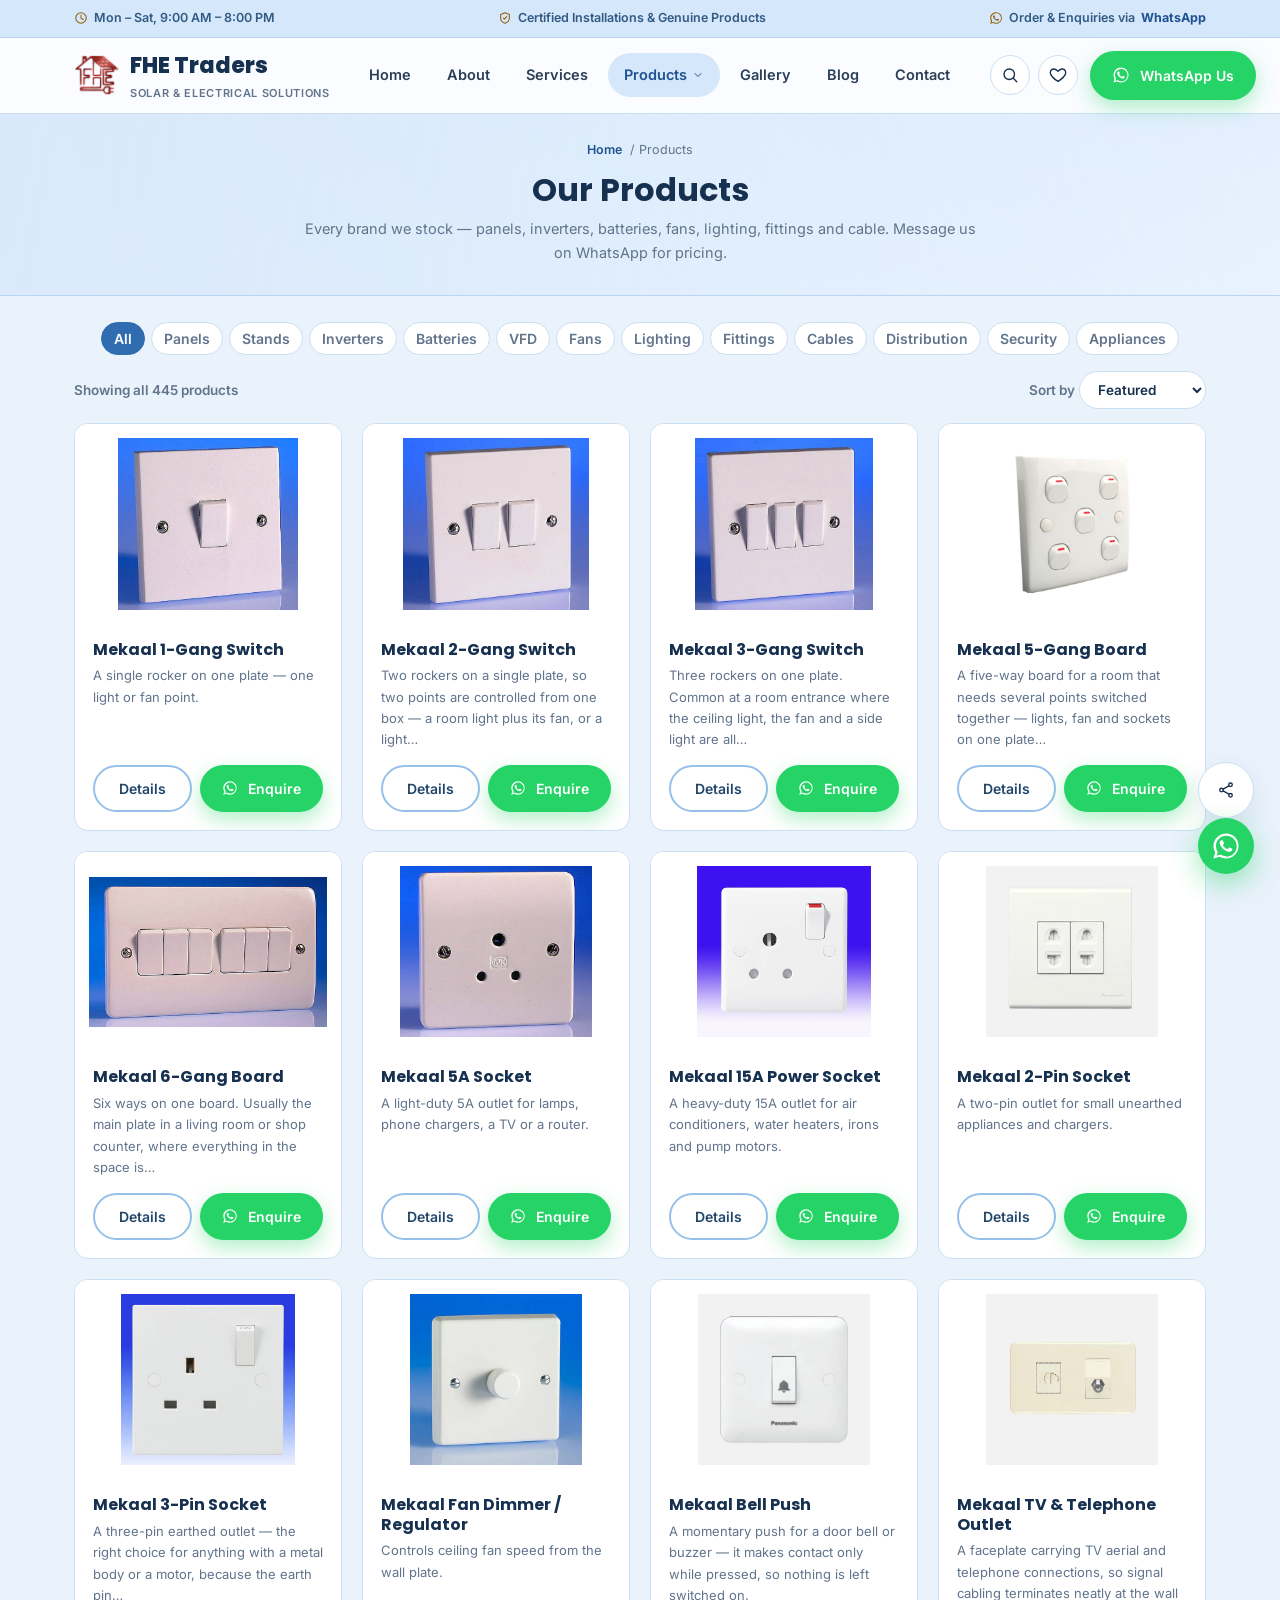
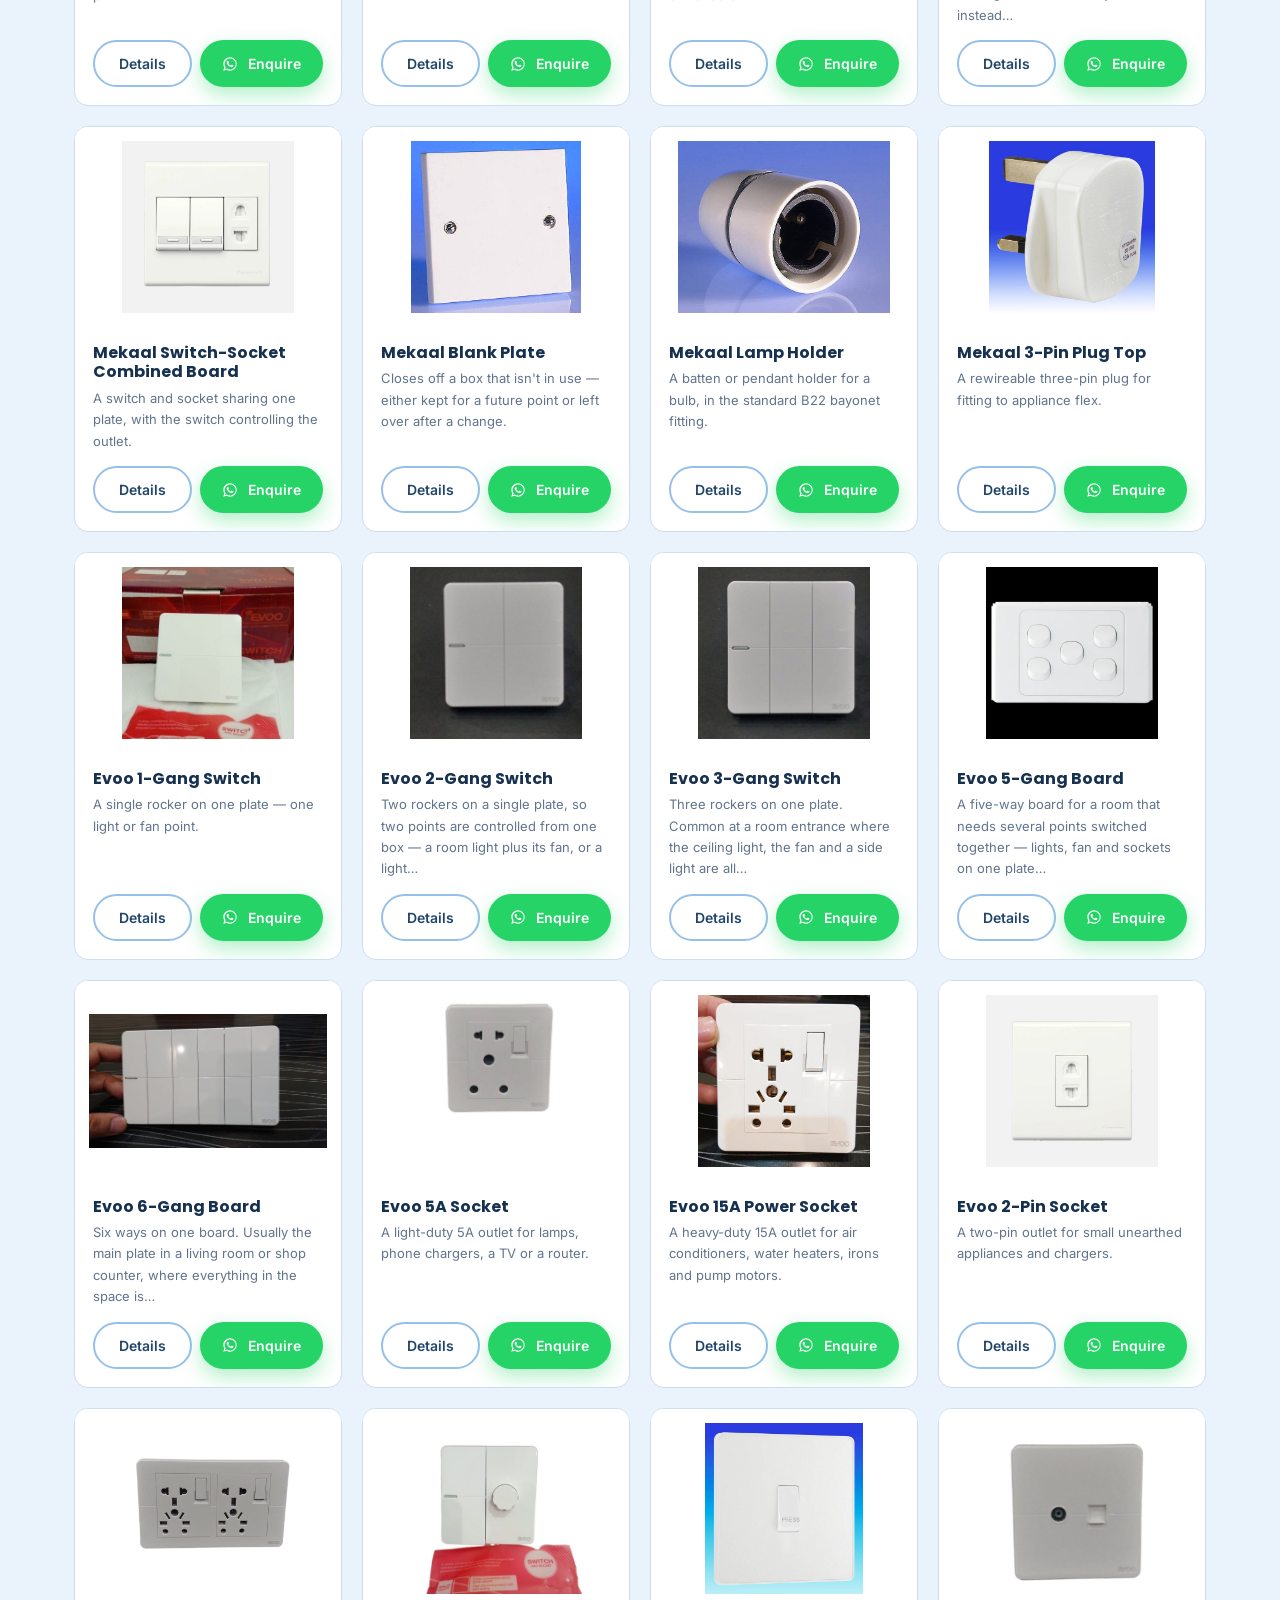
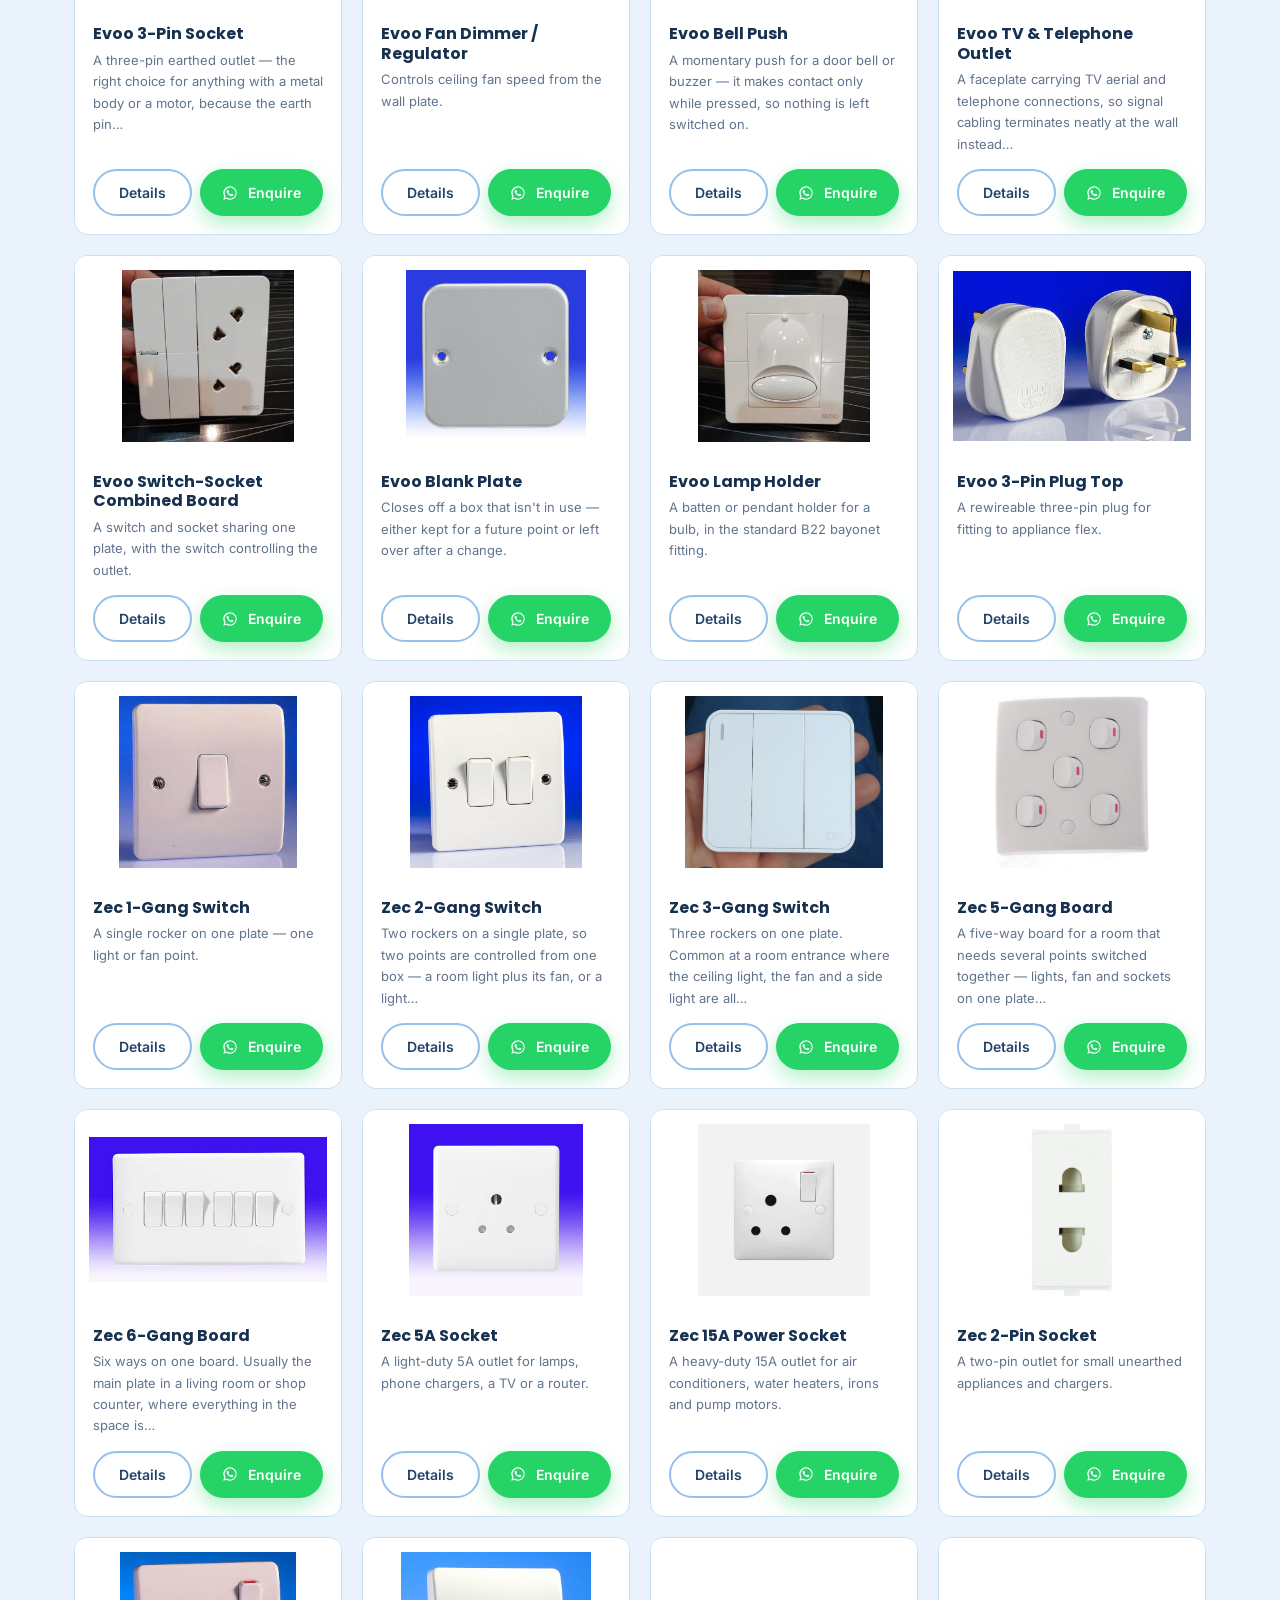
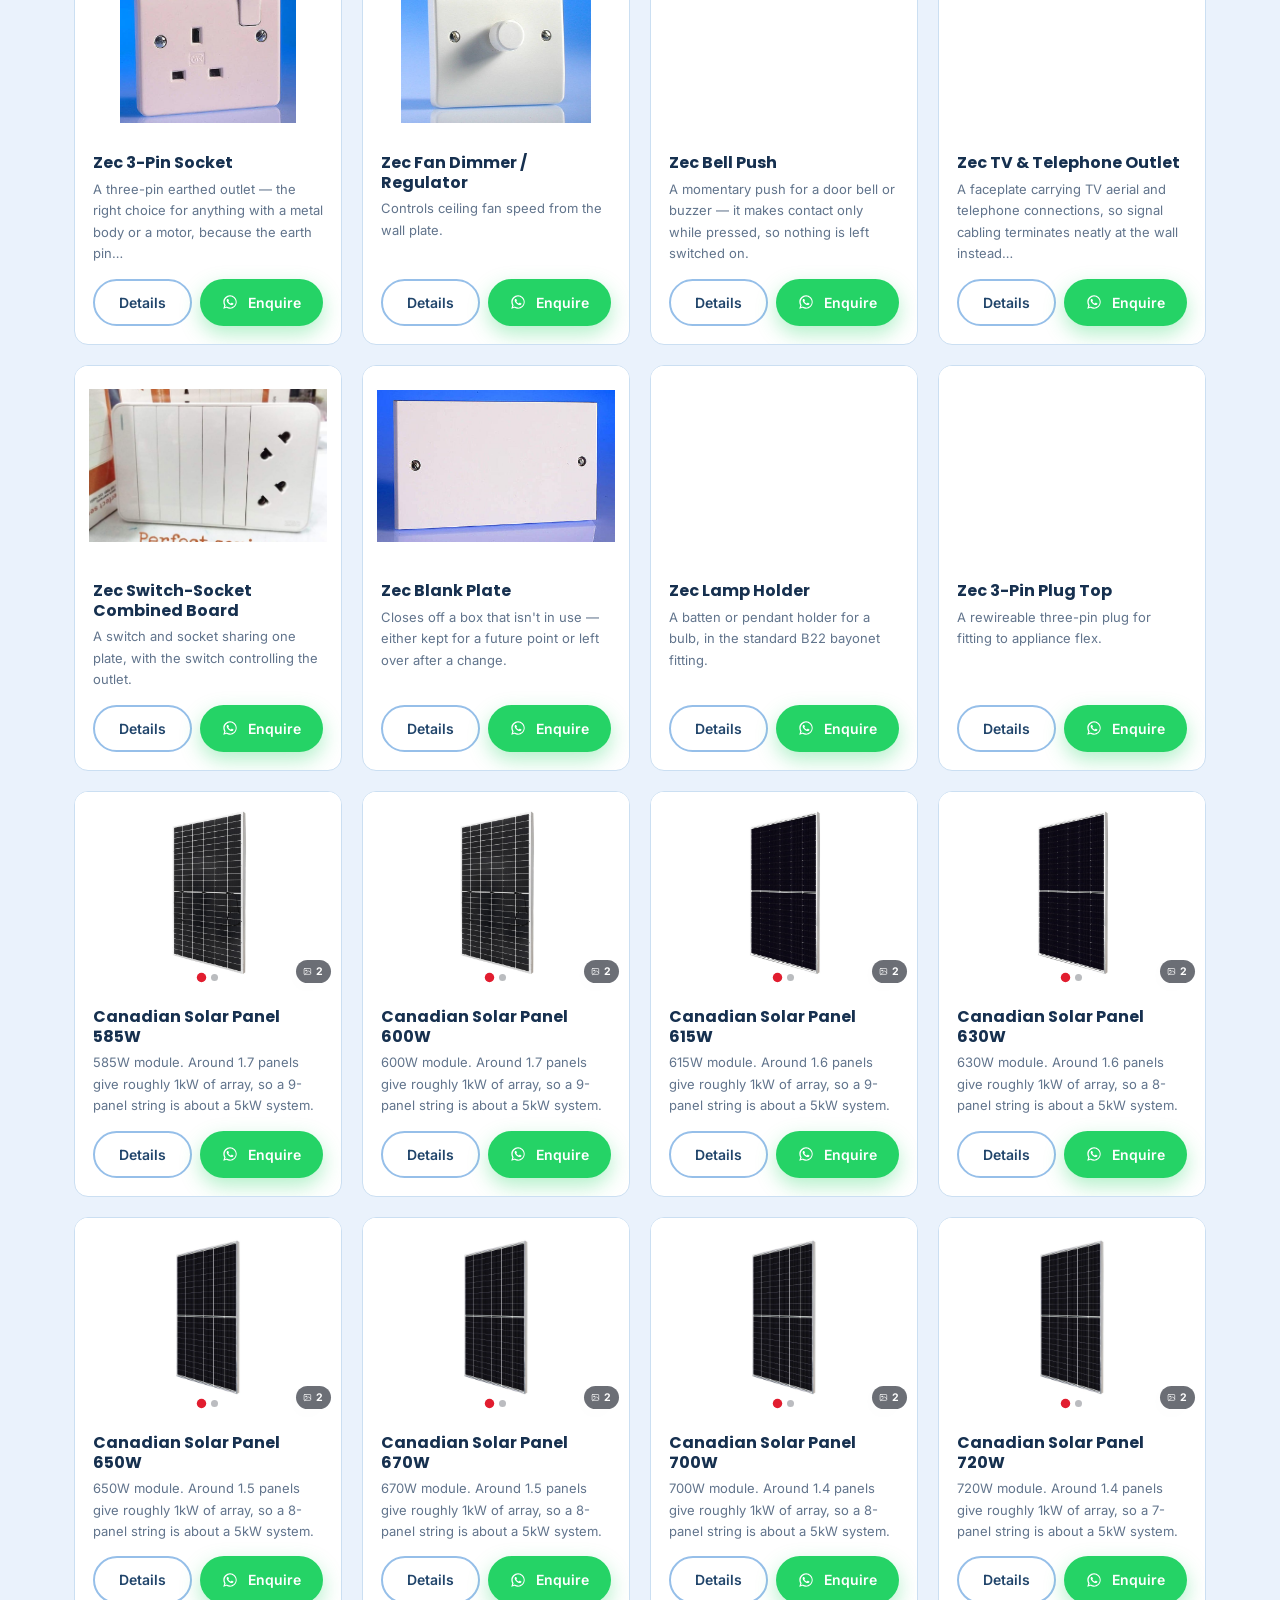
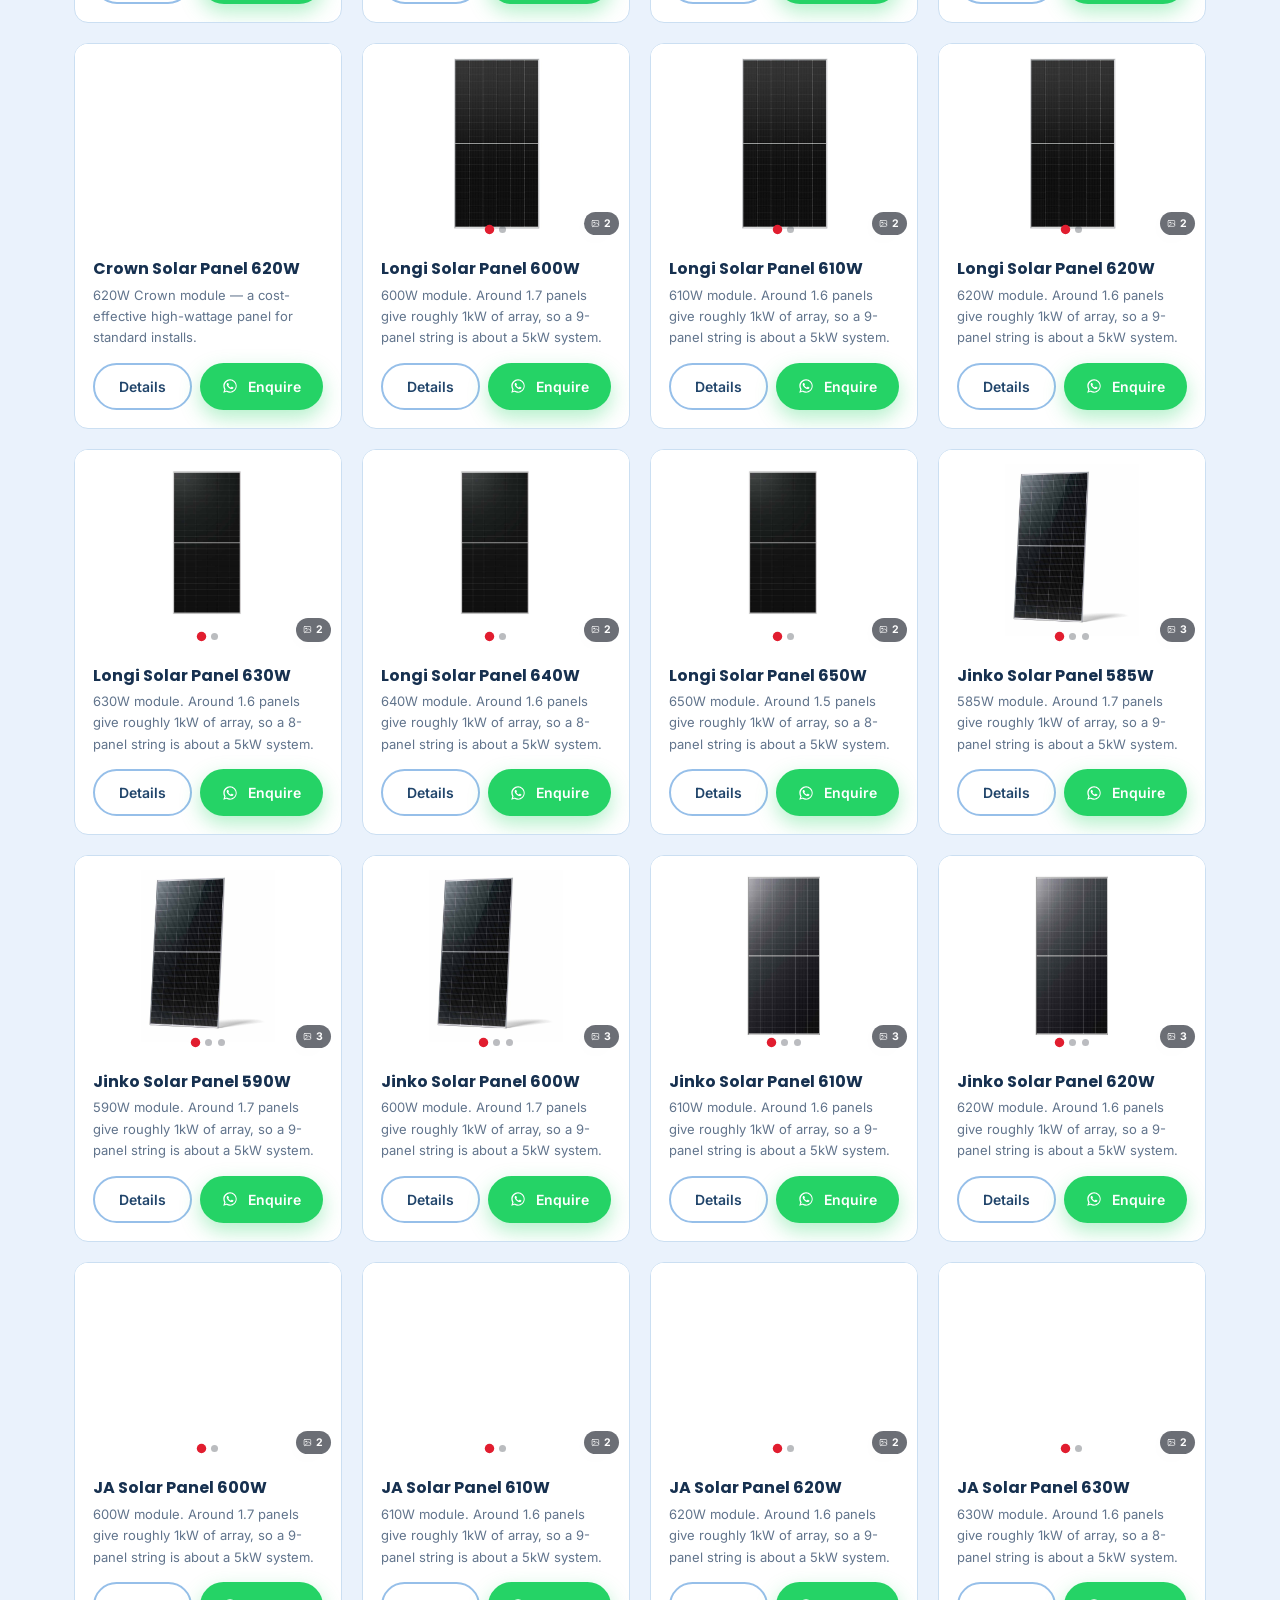
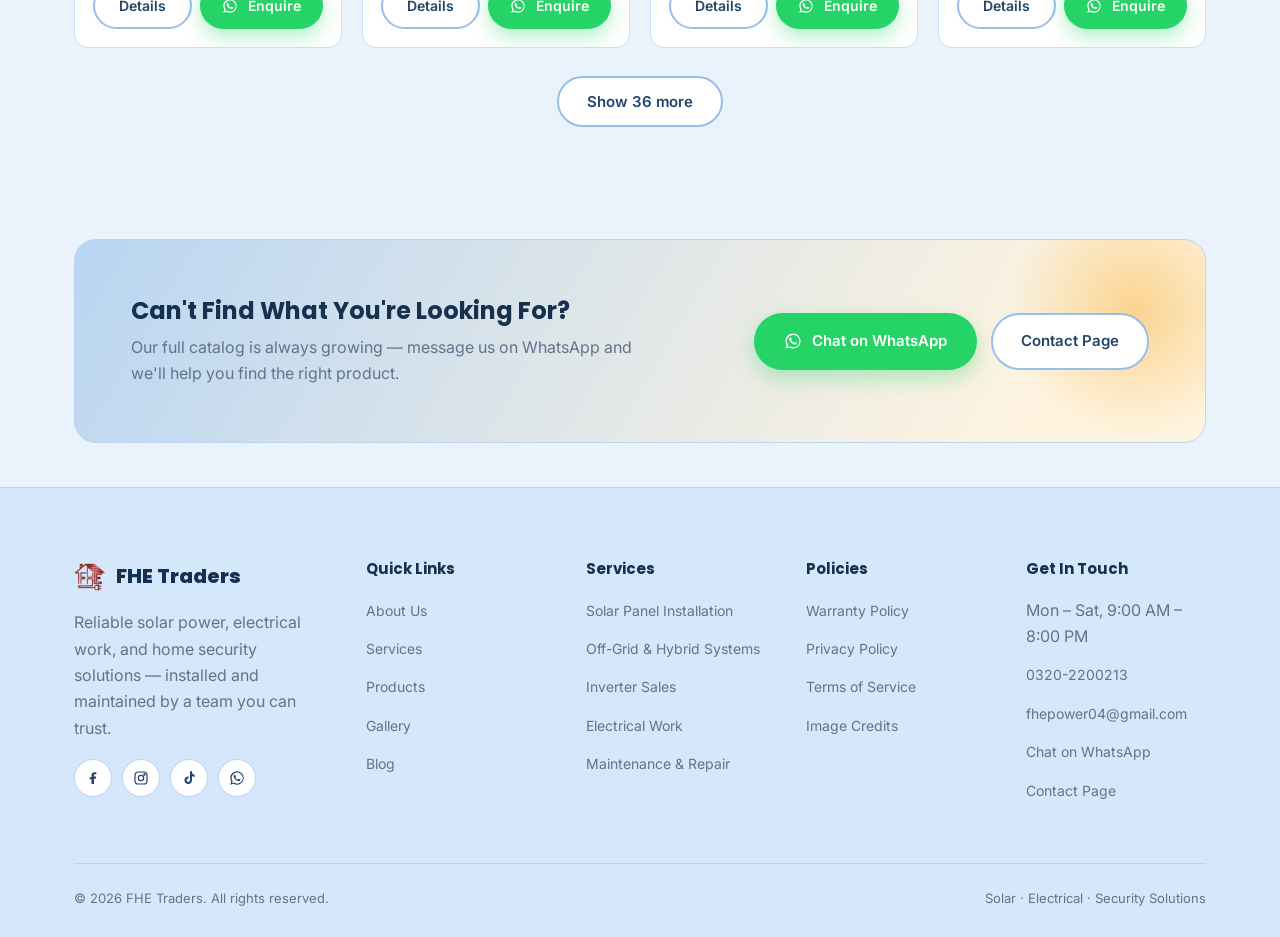
<file: products.html>
<!doctype html>
<html lang="en">
<head>
<meta charset="UTF-8">
<meta name="viewport" content="width=device-width, initial-scale=1.0">
<title>Products — FHE Traders</title>
<meta name="description" content="Browse solar panels (Canadian, Longi, Jinko, JA, TCL, Crown), galvanized steel stands in C and U channel, inverters from Inverex, Crown Micro, Crown Lifan, Itel, Maxpower, CoreTECH and Solis, lithium batteries from Huawei, Inverex, GoodWe, Crown Micro and Crown Lifan, VFD drives, fans, lighting, fittings and cable from FHE Traders. Enquire on WhatsApp.">
<link rel="icon" type="image/png" href="images/site/favicon-32.png">
<link rel="preconnect" href="https://fonts.googleapis.com">
<link rel="preconnect" href="https://fonts.gstatic.com" crossorigin>
<link href="https://fonts.googleapis.com/css2?family=Inter:wght@400;500;600;700&family=Poppins:wght@600;700;800&display=swap" rel="stylesheet">
<link rel="stylesheet" href="css/style.css?v=20260926-photos">
</head>
<body>

<svg style="display:none" aria-hidden="true">
  <symbol id="icon-sun" viewBox="0 0 24 24" fill="none" stroke="currentColor" stroke-width="1.8" stroke-linecap="round" stroke-linejoin="round"><circle cx="12" cy="12" r="4.5"/><path d="M12 2v3M12 19v3M4.2 4.2l2.1 2.1M17.7 17.7l2.1 2.1M2 12h3M19 12h3M4.2 19.8l2.1-2.1M17.7 6.3l2.1-2.1"/></symbol>
  <symbol id="icon-panel" viewBox="0 0 24 24" fill="none" stroke="currentColor" stroke-width="1.8" stroke-linecap="round" stroke-linejoin="round"><rect x="3" y="4" width="18" height="13" rx="1.5"/><path d="M3 9.5h18M3 13.5h18M9 4v13M15 4v13"/><path d="M8 21h8M12 17v4"/></symbol>
  <symbol id="icon-battery" viewBox="0 0 24 24" fill="none" stroke="currentColor" stroke-width="1.8" stroke-linecap="round" stroke-linejoin="round"><rect x="2.5" y="7" width="16" height="10" rx="2"/><path d="M21.5 10v4"/><path d="M7 12h2.2L10.5 10 8.8 14 11 12H13"/></symbol>
  <symbol id="icon-zap" viewBox="0 0 24 24" fill="none" stroke="currentColor" stroke-width="1.8" stroke-linecap="round" stroke-linejoin="round"><path d="M13 2 4 14h6l-1 8 9-12h-6l1-8Z"/></symbol>
  <symbol id="icon-wrench" viewBox="0 0 24 24" fill="none" stroke="currentColor" stroke-width="1.8" stroke-linecap="round" stroke-linejoin="round"><path d="M14.7 6.3a4 4 0 0 0-5.4 5.4L3 18l3 3 6.3-6.3a4 4 0 0 0 5.4-5.4l-2.6 2.6-2-2 2.6-2.6Z"/></symbol>
  <symbol id="icon-shield" viewBox="0 0 24 24" fill="none" stroke="currentColor" stroke-width="1.8" stroke-linecap="round" stroke-linejoin="round"><path d="M12 3 4.5 6v6c0 4.5 3.2 7.7 7.5 9 4.3-1.3 7.5-4.5 7.5-9V6L12 3Z"/><path d="M9 12l2 2 4-4.5"/></symbol>
  <symbol id="icon-home" viewBox="0 0 24 24" fill="none" stroke="currentColor" stroke-width="1.8" stroke-linecap="round" stroke-linejoin="round"><path d="M3 11.5 12 4l9 7.5"/><path d="M5.5 10v9.5a1 1 0 0 0 1 1H10v-6h4v6h3.5a1 1 0 0 0 1-1V10"/></symbol>
  <symbol id="icon-headset" viewBox="0 0 24 24" fill="none" stroke="currentColor" stroke-width="1.8" stroke-linecap="round" stroke-linejoin="round"><path d="M4 13v-1a8 8 0 0 1 16 0v1"/><rect x="2.5" y="13" width="4" height="6" rx="1.5"/><rect x="17.5" y="13" width="4" height="6" rx="1.5"/><path d="M20 19v1a3 3 0 0 1-3 3h-3"/></symbol>
  <symbol id="icon-layers" viewBox="0 0 24 24" fill="none" stroke="currentColor" stroke-width="1.8" stroke-linecap="round" stroke-linejoin="round"><path d="m12 3 9 5-9 5-9-5 9-5Z"/><path d="m3 13 9 5 9-5"/></symbol>
  <symbol id="icon-clock" viewBox="0 0 24 24" fill="none" stroke="currentColor" stroke-width="1.8" stroke-linecap="round" stroke-linejoin="round"><circle cx="12" cy="12" r="9"/><path d="M12 7v5.5l4 2"/></symbol>
  <symbol id="icon-phone" viewBox="0 0 24 24" fill="none" stroke="currentColor" stroke-width="1.8" stroke-linecap="round" stroke-linejoin="round"><path d="M6 3h3l1.5 5-2.3 1.7a12.5 12.5 0 0 0 6.1 6.1L16 13.5l5 1.5v3a2 2 0 0 1-2.2 2A17 17 0 0 1 4 5.2 2 2 0 0 1 6 3Z"/></symbol>
  <symbol id="icon-mail" viewBox="0 0 24 24" fill="none" stroke="currentColor" stroke-width="1.8" stroke-linecap="round" stroke-linejoin="round"><rect x="2.5" y="5" width="19" height="14" rx="2"/><path d="m3 6.5 9 6.5 9-6.5"/></symbol>
  <symbol id="icon-whatsapp" viewBox="0 0 32 32" fill="currentColor"><path d="M16.02 2.67C8.65 2.67 2.67 8.65 2.67 16.02c0 2.5.68 4.85 1.86 6.87L2.5 29.33l6.6-1.98a13.3 13.3 0 0 0 6.92 1.9h.01c7.37 0 13.35-5.98 13.35-13.35 0-3.57-1.39-6.92-3.91-9.44a13.26 13.26 0 0 0-9.45-3.79Zm0 24.3h-.01a11.06 11.06 0 0 1-5.64-1.55l-.4-.24-3.92 1.18 1.19-3.82-.26-.4a11.06 11.06 0 0 1-1.7-5.92c0-6.12 4.98-11.1 11.11-11.1 2.97 0 5.76 1.16 7.85 3.26a11.02 11.02 0 0 1 3.25 7.85c0 6.13-4.98 11.11-11.1 11.11h.01v.01Zm6.08-8.32c-.33-.17-1.97-.97-2.28-1.08-.31-.11-.53-.17-.75.17-.22.33-.86 1.08-1.05 1.3-.19.22-.39.25-.72.08-.33-.17-1.4-.52-2.66-1.65-.98-.88-1.65-1.96-1.84-2.29-.19-.33-.02-.5.15-.67.15-.15.33-.39.5-.58.17-.19.22-.33.33-.55.11-.22.06-.42-.03-.58-.08-.17-.75-1.81-1.03-2.48-.27-.65-.55-.56-.75-.57h-.64c-.22 0-.58.08-.88.42-.3.33-1.16 1.13-1.16 2.76 0 1.63 1.19 3.2 1.36 3.42.17.22 2.34 3.57 5.67 5.01.79.34 1.41.55 1.89.7.79.25 1.51.21 2.08.13.63-.09 1.97-.8 2.24-1.58.28-.77.28-1.44.19-1.58-.08-.14-.3-.22-.63-.39Z"/></symbol>
  <symbol id="icon-facebook" viewBox="0 0 24 24" fill="currentColor"><path d="M13.5 21v-8h2.7l.4-3.1h-3.1V8c0-.9.25-1.5 1.55-1.5H17V3.7C16.6 3.65 15.5 3.5 14.2 3.5c-2.6 0-4.4 1.6-4.4 4.5v2.9H7v3.1h2.8V21h3.7Z"/></symbol>
  <symbol id="icon-tiktok" viewBox="0 0 24 24" fill="currentColor"><path d="M16.5 2h-3v13.2a2.6 2.6 0 1 1-2.1-2.55V9.6a5.7 5.7 0 1 0 5.1 5.67V8.9a6.5 6.5 0 0 0 3.9 1.28V7.1a3.6 3.6 0 0 1-3.9-3.6V2Z"/></symbol>
  <symbol id="icon-instagram" viewBox="0 0 24 24" fill="none" stroke="currentColor" stroke-width="1.8" stroke-linecap="round" stroke-linejoin="round"><rect x="3" y="3" width="18" height="18" rx="5"/><circle cx="12" cy="12" r="4"/><circle cx="17.2" cy="6.8" r="1"/></symbol>
  <symbol id="icon-arrow-right" viewBox="0 0 24 24" fill="none" stroke="currentColor" stroke-width="1.8" stroke-linecap="round" stroke-linejoin="round"><path d="M5 12h14M13 6l6 6-6 6"/></symbol>
  <symbol id="icon-check" viewBox="0 0 24 24" fill="none" stroke="currentColor" stroke-width="2" stroke-linecap="round" stroke-linejoin="round"><path d="M20 6 9 17l-5-5"/></symbol>
  <symbol id="icon-image" viewBox="0 0 24 24" fill="none" stroke="currentColor" stroke-width="1.8" stroke-linecap="round" stroke-linejoin="round"><rect x="3" y="4" width="18" height="16" rx="2"/><circle cx="8.5" cy="9.5" r="1.7"/><path d="m21 16-5.5-5.5L4 21"/></symbol>
  <symbol id="icon-award" viewBox="0 0 24 24" fill="none" stroke="currentColor" stroke-width="1.8" stroke-linecap="round" stroke-linejoin="round"><circle cx="12" cy="8.5" r="5.5"/><path d="m8.5 13.5-1.7 7 5.2-2.8 5.2 2.8-1.7-7"/></symbol>
  <symbol id="icon-tool-alt" viewBox="0 0 24 24" fill="none" stroke="currentColor" stroke-width="1.8" stroke-linecap="round" stroke-linejoin="round"><path d="M11 4a3 3 0 0 1 3.9 2.9c0 .4-.07.77-.2 1.1l6 6a2.1 2.1 0 0 1-3 3l-6-6a3 3 0 0 1-4-3.6L9.5 9.2 7.3 7 8 4.3 10 4Z"/></symbol>
  <symbol id="icon-search" viewBox="0 0 24 24" fill="none" stroke="currentColor" stroke-width="1.8" stroke-linecap="round" stroke-linejoin="round"><circle cx="11" cy="11" r="7"/><path d="m21 21-4.3-4.3"/></symbol>
  <symbol id="icon-heart" viewBox="0 0 24 24" fill="none" stroke="currentColor" stroke-width="1.8" stroke-linecap="round" stroke-linejoin="round"><path d="M12 20.5s-7.5-4.6-9.7-9.3C.8 7.8 2.4 4.5 5.8 4c2.1-.3 3.9.8 6.2 3 2.3-2.2 4.1-3.3 6.2-3 3.4.5 5 3.8 3.5 7.2C19.5 15.9 12 20.5 12 20.5Z"/></symbol>
  <symbol id="icon-chevron-down" viewBox="0 0 24 24" fill="none" stroke="currentColor" stroke-width="2" stroke-linecap="round" stroke-linejoin="round"><path d="m6 9 6 6 6-6"/></symbol>
  <symbol id="icon-x" viewBox="0 0 24 24" fill="none" stroke="currentColor" stroke-width="2" stroke-linecap="round" stroke-linejoin="round"><path d="M18 6 6 18M6 6l12 12"/></symbol>
  <symbol id="icon-arrow-up" viewBox="0 0 24 24" fill="none" stroke="currentColor" stroke-width="2" stroke-linecap="round" stroke-linejoin="round"><path d="M12 19V5M6 11l6-6 6 6"/></symbol>
  <symbol id="icon-plug" viewBox="0 0 24 24" fill="none" stroke="currentColor" stroke-width="1.8" stroke-linecap="round" stroke-linejoin="round"><path d="M9 2.5v5.5M15 2.5v5.5"/><path d="M6 8h12v2.8a6 6 0 0 1-12 0V8Z"/><path d="M12 16.8V21.5"/></symbol>
  <symbol id="icon-stand" viewBox="0 0 24 24" fill="none" stroke="currentColor" stroke-width="1.8" stroke-linecap="round" stroke-linejoin="round"><path d="M2.5 9.8 15 4.2l2.2 4.9L4.7 14.7 2.5 9.8Z"/><path d="M6.2 14V21M16 9.6V21M4 21h4.4M13.8 21h4.4"/></symbol>
  <symbol id="icon-gauge" viewBox="0 0 24 24" fill="none" stroke="currentColor" stroke-width="1.8" stroke-linecap="round" stroke-linejoin="round"><path d="M3.5 17.5a8.7 8.7 0 1 1 17 0"/><path d="M12 17.5 16.4 12"/><circle cx="12" cy="17.5" r="1.3"/><path d="M3.5 17.5h17"/></symbol>
  <symbol id="icon-fan" viewBox="0 0 24 24" fill="none" stroke="currentColor" stroke-width="1.8" stroke-linecap="round" stroke-linejoin="round"><circle cx="12" cy="12" r="1.8"/><path d="M12 10.2c1.6-2.6 1.5-5.4-.6-6.1-1.7-.6-3 .9-2.4 2.8.4 1.4 1.6 2.6 3 3.3Z"/><path d="M13.8 12c2.6 1.6 5.4 1.5 6.1-.6.6-1.7-.9-3-2.8-2.4-1.4.4-2.6 1.6-3.3 3Z"/><path d="M12 13.8c-1.6 2.6-1.5 5.4.6 6.1 1.7.6 3-.9 2.4-2.8-.4-1.4-1.6-2.6-3-3.3Z"/><path d="M10.2 12c-2.6-1.6-5.4-1.5-6.1.6-.6 1.7.9 3 2.8 2.4 1.4-.4 2.6-1.6 3.3-3Z"/></symbol>
  <symbol id="icon-cable" viewBox="0 0 24 24" fill="none" stroke="currentColor" stroke-width="1.8" stroke-linecap="round" stroke-linejoin="round"><circle cx="12" cy="12" r="8.6"/><circle cx="12" cy="12" r="3.2"/><path d="M12 3.4v5.4M12 15.2v5.4M3.4 12h5.4M15.2 12h5.4"/></symbol>
  <symbol id="icon-bulb" viewBox="0 0 24 24" fill="none" stroke="currentColor" stroke-width="1.8" stroke-linecap="round" stroke-linejoin="round"><path d="M9.2 18.2h5.6M10.4 21h3.2"/><path d="M12 2.5a6.5 6.5 0 0 0-3.9 11.7c.5.4.9 1 .9 1.7v.3h6v-.3c0-.7.4-1.3.9-1.7A6.5 6.5 0 0 0 12 2.5Z"/></symbol>
  <symbol id="icon-share" viewBox="0 0 24 24" fill="none" stroke="currentColor" stroke-width="1.8" stroke-linecap="round" stroke-linejoin="round"><circle cx="18" cy="5" r="2.4"/><circle cx="6" cy="12" r="2.4"/><circle cx="18" cy="19" r="2.4"/><path d="m8.2 10.8 7.6-4.4M8.2 13.2l7.6 4.4"/></symbol>
</svg>

<div class="utility-bar">
  <div class="container">
    <div class="utility-item"><svg width="14" height="14"><use href="#icon-clock"/></svg> Mon &ndash; Sat, 9:00 AM &ndash; 8:00 PM</div>
    <div class="utility-item"><svg width="14" height="14"><use href="#icon-shield"/></svg> Certified Installations &amp; Genuine Products</div>
    <div class="utility-item"><svg width="14" height="14"><use href="#icon-whatsapp"/></svg> Order &amp; Enquiries via <a href="#" data-whatsapp data-msg="Hi FHE Traders, I'd like to get in touch.">WhatsApp</a></div>
  </div>
</div>

<header class="site-header">
  <div class="container">
    <a href="index.html" class="logo">
      <span class="logo-mark"><img src="images/site/logo-mark.png" alt="" width="46" height="46" decoding="async"></span>
      <span>FHE Traders<small>Solar &amp; Electrical Solutions</small></span>
    </a>
    <nav class="main-nav">
      <a href="index.html">Home</a>
      <a href="about.html">About</a>
      <a href="services.html">Services</a>
      <div class="nav-dropdown" id="categories-dropdown">
        <a href="products.html">Products <span class="chev-btn" aria-hidden="true"><svg class="chev" width="12" height="12"><use href="#icon-chevron-down"/></svg></span></a>
        <div class="nav-dropdown-panel">
          <a href="products.html#solar-panels" class="nav-dropdown-item cat-solar"><svg><use href="#icon-panel"/></svg> Solar Panels</a>
          <a href="products.html#solar-stands" class="nav-dropdown-item cat-stands"><svg><use href="#icon-stand"/></svg> Solar Stands</a>
          <a href="products.html#inverters" class="nav-dropdown-item cat-inverter"><svg><use href="#icon-zap"/></svg> Inverters</a>
          <a href="products.html#batteries" class="nav-dropdown-item cat-battery"><svg><use href="#icon-battery"/></svg> Lithium Batteries</a>
          <a href="products.html#vfd" class="nav-dropdown-item cat-vfd"><svg><use href="#icon-gauge"/></svg> VFD Drives</a>
          <a href="products.html#fans" class="nav-dropdown-item cat-fans"><svg><use href="#icon-fan"/></svg> Fans</a>
          <a href="products.html#lighting" class="nav-dropdown-item cat-lighting"><svg><use href="#icon-bulb"/></svg> Lighting</a>
          <a href="products.html#fittings" class="nav-dropdown-item cat-fittings"><svg><use href="#icon-plug"/></svg> Electrical Fittings</a>
          <a href="products.html#wiring" class="nav-dropdown-item cat-wiring"><svg><use href="#icon-cable"/></svg> Wiring &amp; Cables</a>
          <a href="products.html#distribution" class="nav-dropdown-item cat-distribution"><svg><use href="#icon-layers"/></svg> Distribution &amp; Breakers</a>
          <a href="products.html#security" class="nav-dropdown-item cat-security"><svg><use href="#icon-shield"/></svg> Security Systems</a>
          <a href="products.html#appliances" class="nav-dropdown-item cat-appliances"><svg><use href="#icon-home"/></svg> Home Appliances</a>
          <a href="products.html" class="nav-dropdown-item view-all">View All Products <svg width="14" height="14"><use href="#icon-arrow-right"/></svg></a>

        </div>
      </div>
      <a href="gallery.html">Gallery</a>
      <a href="blog.html">Blog</a>
      <a href="contact.html">Contact</a>
    </nav>
    <div class="header-actions">
      <button class="icon-btn" id="search-toggle-btn" aria-label="Search products"><svg width="18" height="18"><use href="#icon-search"/></svg></button>
      <a href="wishlist.html" class="icon-btn" id="wishlist-header-btn" aria-label="Wishlist">
        <svg width="18" height="18"><use href="#icon-heart"/></svg>
        <span class="icon-badge-count" id="wishlist-count" hidden>0</span>
      </a>
      <a href="#" class="btn btn-whatsapp btn-sm" data-whatsapp data-msg="Hi FHE Traders, I'd like to get a quote.">
        <svg width="18" height="18"><use href="#icon-whatsapp"/></svg><span class="label">WhatsApp Us</span>
      </a>
      <button class="nav-toggle" aria-label="Toggle menu"><span></span><span></span><span></span></button>
    </div>
  </div>
  <div class="search-panel" id="search-panel">
    <div class="container">
      <div class="search-input-wrap">
        <svg class="search-icon" width="18" height="18"><use href="#icon-search"/></svg>
        <input type="text" id="search-input" placeholder="Search products (e.g. inverter, battery, solar panel)..." autocomplete="off">
      </div>
      <div class="search-results" id="search-results"></div>
    </div>
  </div>
</header>



<main>

  <section class="page-hero has-photo has-slides">
    <img src="images/site/gal-rooftop-solar.jpg" alt="" aria-hidden="true" decoding="async">
    <img src="images/site/hero-house.jpg" alt="" aria-hidden="true" decoding="async" fetchpriority="low">
    <img src="images/site/hero-installer.jpg" alt="" aria-hidden="true" decoding="async" fetchpriority="low">
    <img src="images/site/gal-panel-upgrade.jpg" alt="" aria-hidden="true" decoding="async" fetchpriority="low">
    <img src="images/site/hero-aerial.jpg" alt="" aria-hidden="true" decoding="async" fetchpriority="low">
    <img src="images/site/hero-farm.jpg" alt="" aria-hidden="true" decoding="async" fetchpriority="low">
    <div class="container">
      <div class="breadcrumb"><a href="index.html">Home</a> / Products</div>
      <h1>Our Products</h1>
      <p>Every brand we stock — panels, inverters, batteries, fans, lighting, fittings and cable. Message us on WhatsApp for pricing.</p>
    </div>
  </section>

  <section class="section section-top-tight">


    <div class="container">

      <div class="filter-bar">
        <button class="filter-btn active" data-filter="all">All</button>
        <button class="filter-btn" data-filter="solar-panels">Panels</button>
        <button class="filter-btn" data-filter="solar-stands">Stands</button>
        <button class="filter-btn" data-filter="inverters">Inverters</button>
        <button class="filter-btn" data-filter="batteries">Batteries</button>
        <button class="filter-btn" data-filter="vfd">VFD</button>
        <button class="filter-btn" data-filter="fans">Fans</button>
        <button class="filter-btn" data-filter="lighting">Lighting</button>
        <button class="filter-btn" data-filter="fittings">Fittings</button>
        <button class="filter-btn" data-filter="wiring">Cables</button>
        <button class="filter-btn" data-filter="distribution">Distribution</button>
        <button class="filter-btn" data-filter="security">Security</button>
        <button class="filter-btn" data-filter="appliances">Appliances</button>
      </div>

      <!-- Where you are in category > brand > products. Hidden at the top level. -->
      <div class="catalog-trail" id="catalog-trail" hidden>
        <button type="button" class="catalog-back" id="catalog-back">
          <svg width="15" height="15" style="transform:rotate(180deg)"><use href="#icon-arrow-right"/></svg> Back
        </button>
        <nav class="catalog-crumb" id="catalog-crumb" aria-label="Catalog position"></nav>
      </div>

      <div style="display:flex; justify-content:space-between; align-items:center; gap:10px; margin-bottom:14px; flex-wrap:wrap;">
        <span id="result-count" style="font-size:13.5px; font-weight:600; color:var(--text-muted);"></span>
        <div style="display:flex; align-items:center; gap:10px;" id="sort-wrap">
        <label for="sort-select" style="font-size:13.5px; font-weight:600; color:var(--text-muted);">Sort by</label>
        <select id="sort-select" style="padding:9px 14px; border-radius:999px; border:1.5px solid var(--border); font-family:inherit; font-size:13.5px; font-weight:600; color:var(--ink-900); background:var(--surface);">
          <option value="featured">Featured</option>
          <option value="name-asc">Name (A–Z)</option>
          <option value="name-desc">Name (Z–A)</option>
          <option value="category">Category</option>
        </select>
        </div>
      </div>

      <div class="grid grid-4" id="product-grid"></div>

      <!-- Sentinel for the incremental paint; the button is the no-JS-observer
           fallback and stays useful as an explicit control either way. -->
      <div class="catalog-more" id="catalog-more" hidden>
        <button type="button" class="btn btn-outline-dark" id="catalog-more-btn">Show more</button>
      </div>

    </div>
  </section>

  <script>
    document.addEventListener("DOMContentLoaded", function renderCatalog() {
      const grid = document.getElementById("product-grid");
      const sortSelect = document.getElementById("sort-select");
      const sortWrap = document.getElementById("sort-wrap");
      const countEl = document.getElementById("result-count");
      const moreWrap = document.getElementById("catalog-more");
      const moreBtn = document.getElementById("catalog-more-btn");
      const trailEl = document.getElementById("catalog-trail");
      const crumbEl = document.getElementById("catalog-crumb");
      const backBtn = document.getElementById("catalog-back");

      // How many capacity chips fit on a card before it starts to look like a
      // spreadsheet. The rest collapse into a "+N more" chip.
      const MAX_CHIPS = 8;

      // Cards painted per batch. Comfortably more than one screenful at any
      // breakpoint, so the grid never looks short while the rest streams in.
      const BATCH = 36;

      // category: "all" or a CATEGORY_LABELS key. brand: null or a brand name.
      const state = { category: "all", brand: null };

      function esc(str) {
        return String(str).replace(/&/g, "&amp;").replace(/</g, "&lt;")
          .replace(/>/g, "&gt;").replace(/"/g, "&quot;");
      }


      // ---- Brand grouping --------------------------------------------------
      // The first entry in `brands` is the one the card is filed under. Products
      // with no brands field (stands, breakers, CCTV kits) share one bucket so
      // they are never dropped from a category.
      const UNBRANDED = "Other";
      const brandOf = (p) => (p.brands && p.brands[0]) ? p.brands[0] : UNBRANDED;

      function brandGroups(category) {
        const map = new Map();
        PRODUCTS.filter((p) => p.category === category).forEach((p) => {
          const b = brandOf(p);
          if (!map.has(b)) map.set(b, []);
          map.get(b).push(p);
        });
        return map;
      }

      // The brand step earns its place when there is a brand to name. Several
      // brands is the obvious case; a single named brand still gets a card,
      // because that name is what the customer came looking for. A lone
      // unbranded bucket (stands, breakers, CCTV) is skipped — "Other" is not
      // a choice worth a screen.
      function hasBrandStep(category) {
        if (category === "all") return false;
        const groups = brandGroups(category);
        if (groups.size >= 2) return true;
        // A lone brand card in front of a single product is two clicks to reach
        // one thing, so go straight to it.
        if (groups.size === 1) {
          const only = groups.values().next().value;
          return only.length > 1 && !groups.has(UNBRANDED);
        }
        return false;
      }

      function brandBySlug(category, wanted) {
        for (const b of brandGroups(category).keys()) {
          if (slugBrand(b) === wanted) return b;
        }
        return null;
      }

      // ---- Capacity range shown on a brand card ---------------------------
      // Longest unit first, so "5kWh" reads as kWh rather than matching kW and
      // labelling a battery bank in kilowatts.
      const UNIT_RE = /([\d.]+)\s*(kWh|kVA|kW|Wh|W|Ah|A)\b/gi;
      const UNIT_CANON = { kwh: "kWh", kva: "kVA", kw: "kW", wh: "Wh", w: "W", ah: "Ah", a: "A" };

      function capacityRange(products) {
        // Several units can appear across one brand's models; the unit that
        // shows up most often is the one the range is quoted in.
        const byUnit = new Map();
        products.forEach((p) => (p.models || []).forEach((m) => {
          // "5–7kW" only carries its unit on the upper figure, so hand the
          // scanner both ends or the range reads as 7kW at the bottom.
          const text = modelLabel(m).replace(
            /([\d.]+)\s*[–—-]\s*([\d.]+)\s*(kWh|kVA|kW|Wh|W|Ah|A)\b/gi,
            "$1$3 $2$3");
          let hit;
          UNIT_RE.lastIndex = 0;
          while ((hit = UNIT_RE.exec(text)) !== null) {
            const unit = UNIT_CANON[hit[2].toLowerCase()] || hit[2];
            if (!byUnit.has(unit)) byUnit.set(unit, []);
            byUnit.get(unit).push(parseFloat(hit[1]));
          }
        }));
        if (!byUnit.size) return "";
        let best = null;
        byUnit.forEach((vals, unit) => {
          if (!best || vals.length > best.vals.length) best = { unit: unit, vals: vals };
        });
        const lo = Math.min.apply(null, best.vals), hi = Math.max.apply(null, best.vals);
        return lo === hi ? lo + best.unit : lo + best.unit + " – " + hi + best.unit;
      }

      // ---- Thumbnails ------------------------------------------------------
      // Real photo when we have one, category-coloured SVG icon when we don't.
      // onerror strips the <img> so a missing file degrades to the icon rather
      // than leaving a broken-image box sitting in the grid.
      function thumbHtml(p, badgeHtml, catLabel) {
        const hasPhoto = !!p.image;
        // The card shows `image` first, then anything in `images`. Two or more
        // and the tile becomes a slideshow; one and it stays the plain photo
        // tile it has always been.
        const shots = hasPhoto ? [p.image].concat(p.images || []).filter((v, i, a) => a.indexOf(v) === i) : [];
        const isSlides = shots.length > 1;

        let inner;
        if (isSlides) {
          inner = shots.map((src, i) =>
            '<img class="pslide' + (i === 0 ? " is-active" : "") + '" data-idx="' + i + '" src="' + esc(src) + '" ' +
            'alt="' + esc(p.name) + (i ? " — view " + (i + 1) : "") + '" ' +
            // Only the first slide blocks paint; the rest arrive lazily.
            (i ? 'loading="lazy" ' : '') + 'decoding="async" ' +
            // A dead path drops out of the rotation instead of blanking the tile.
            'onerror="this.classList.add(\'slide-failed\');">'
          ).join("") +
          '<svg><use href="#' + p.icon + '"/></svg>' +
          '<span class="slide-count">' +
            '<svg width="10" height="10"><use href="#icon-image"/></svg>' + shots.length +
          '</span>' +
          '<div class="product-dots">' +
            shots.map((_, i) =>
              '<button type="button" data-slide="' + i + '"' + (i === 0 ? ' class="is-active"' : '') +
              ' aria-label="Photo ' + (i + 1) + '"></button>'
            ).join("") +
          '</div>';
        } else if (hasPhoto) {
          inner = '<img src="' + esc(p.image) + '" alt="' + esc(p.name) + '" loading="lazy" decoding="async" ' +
            'onerror="this.classList.add(\'img-failed\');this.parentNode.classList.remove(\'has-photo\');">' +
            '<svg><use href="#' + p.icon + '"/></svg>';
        } else {
          inner = '<svg><use href="#' + p.icon + '"/></svg>';
        }

        return '<div class="product-thumb' + (hasPhoto ? " has-photo" : "") +
            (isSlides ? " has-slides" : "") + '">' +
          badgeHtml +
          '<span class="product-category-pill">' + esc(catLabel) + '</span>' +
          inner +
          '</div>';
      }

      // ---- Capacity chips on a product card --------------------------------
      // Each chip deep-links to the detail page with that model preselected, so
      // the customer lands on the right photo and spec list in one tap.
      function wattChips(p) {
        const models = p.models || [];
        if (!models.length) return "";
        const url = "product.html?id=" + encodeURIComponent(p.id);
        const shown = models.slice(0, MAX_CHIPS);
        let html = shown.map((m) => {
          const t = modelLabel(m);
          return '<a class="card-watt" href="' + url + '&model=' + encodeURIComponent(t) + '">' + esc(t) + '</a>';
        }).join("");
        if (models.length > MAX_CHIPS) {
          html += '<a class="card-watt more" href="' + url + '">+' + (models.length - MAX_CHIPS) + ' more</a>';
        }
        return '<div class="card-watts">' + html + '</div>';
      }

      function modelHint(p) {
        if (!p.models || p.models.length < 2) return "";
        return '<p class="product-model-hint">' + p.models.length + ' options available</p>';
      }

      // Shown only where the maker publishes a figure for this exact model.
      // Nothing is rendered otherwise — a warranty is a commitment, so a blank
      // is safer than an inherited or assumed number.
      function warrantyLine(p) {
        if (!p.warranty) return "";
        // Cards get the headline term only; the detail page carries the full
        // wording, including any product/service split.
        const headline = p.warranty.split(/\s+[—+]\s+/)[0];
        return '<p class="card-warranty">' +
          '<svg width="14" height="14"><use href="#icon-shield"/></svg>' +
          'Warranty: ' + esc(headline) + '</p>';
      }

      function cardHtml(p, withChips) {
        const catLabel = CATEGORY_LABELS[p.category] || p.category;
        const badgeHtml = p.badge === "popular" ? '<span class="product-badge badge-popular">Popular</span>'
          : p.badge === "new" ? '<span class="product-badge badge-new">New</span>' : "";
        const url = "product.html?id=" + encodeURIComponent(p.id);
        return '' +
          '<div class="product-card" data-category="' + p.category + '">' +
            '<a href="' + url + '" aria-label="' + esc(p.name) + '">' + thumbHtml(p, badgeHtml, catLabel) + '</a>' +
            '<div class="product-body">' +
              '<h3><a href="' + url + '">' + esc(p.name) + '</a></h3>' +
              '<p>' + esc(p.shortDesc) + '</p>' +
              warrantyLine(p) +
              (withChips ? wattChips(p) : modelHint(p)) +
              '<div class="product-actions">' +
                '<a href="' + url + '" class="btn btn-outline-dark btn-sm" style="flex:1;">Details</a>' +
                '<a href="#" class="btn btn-whatsapp btn-sm" style="flex:1;" data-whatsapp ' +
                   'data-msg="Hi, I&#39;m interested in the ' + esc(p.name) + '. Please share details.">' +
                  '<svg width="16" height="16"><use href="#icon-whatsapp"/></svg> Enquire' +
                '</a>' +
              '</div>' +
            '</div>' +
          '</div>';
      }

      // What is distinctive about a product once the brand and the category
      // noise are stripped: "Inverex Veyron II 4.2kW Solar Inverter" becomes
      // "Veyron II 4.2kW". A brand's plain line reduces to nothing, so it gets
      // a label instead of an empty string.
      // `^` as well as `\s+`, so the last remaining generic word strips too —
      // "Itel Energy Solar Inverter" has to reduce all the way to nothing, not
      // stop at "Solar".
      const GENERIC_TAIL = /(?:^|\s+)(?:solar|hybrid|off-grid|offgrid|on-grid|ongrid|lithium|led|electrical|galvanized|power|energy|inverter|inverters|panel|panels|battery|batteries|stand|stands|fan|fans|light|lights|lighting|cable|cables|fitting|fittings|board|boards|kit|kits|drive|drives|system|systems)$/i;
      const esc_re = (t) => t.replace(/[.*+?^${}()|[\]\\]/g, "\\$&");
      function shortName(p, brand) {
        // Products are often named after the short form of a brand — "Crown
        // Xavier III 4kW" under the brand "Crown Micro" — so try the first word
        // as well as the full brand, longest first.
        const tries = [brand];
        const first = brand.split(/\s+/)[0];
        if (first !== brand) tries.push(first);
        let n = p.name.trim();
        for (const t of tries) {
          const stripped = n.replace(new RegExp("^" + esc_re(t) + "\\s*", "i"), "").trim();
          if (stripped !== n) { n = stripped; break; }
        }
        // A trailing part number in brackets — "… Hybrid Inverter (PV12000)" —
        // or a trailing rating — "… Lithium Battery — 5.12 kWh" — blocks the
        // generic-tail trim, so take those off first.
        n = n.replace(/\s*\([^()]*\)\s*$/, "").trim();
        // Spaced en/em dash only — a bare hyphen lives inside model numbers
        // like "12.8-200AH" and "CMLB-51.2-230".
        n = n.replace(/\s+[–—]\s+[\d.]+\s*(kWh|kVA|kW|Wh|W|Ah|V)\b.*$/i, "").trim();
        let prev;
        do { prev = n; n = n.replace(GENERIC_TAIL, "").trim(); } while (n !== prev);
        return n || "Standard range";
      }

      function brandCardHtml(brand, products, category) {
        // Lead with a product that actually has a photo — an icon tile tells you
        // nothing about a brand.
        const withPhoto = products.find((p) => p.image) || products[0];
        const thumbInner = withPhoto && withPhoto.image
          ? '<img src="' + esc(withPhoto.image) + '" alt="" loading="lazy" decoding="async" ' +
            'onerror="this.classList.add(\'img-failed\');">'
          : '<svg><use href="#' + (withPhoto ? withPhoto.icon : "icon-layers") + '"/></svg>';
        const names = products.map((p) => shortName(p, brand));
        const shownNames = names.slice(0, 3).join(", ") + (names.length > 3 ? " +" + (names.length - 3) + " more" : "");
        const range = capacityRange(products);
        return '' +
          '<button type="button" class="brand-card" data-brand="' + esc(brand) + '" data-category="' + category + '">' +
            '<div class="brand-card-thumb">' +
              '<span class="brand-card-count">' + products.length + (products.length === 1 ? " product" : " products") + '</span>' +
              thumbInner +
            '</div>' +
            '<div class="brand-card-body">' +
              '<h3>' + esc(brand) + '</h3>' +
              (range ? '<p class="brand-card-range">' + esc(range) + '</p>' : "") +
              '<p class="brand-card-items">' + esc(shownNames) + '</p>' +
              '<span class="brand-card-go">View range <svg width="14" height="14"><use href="#icon-arrow-right"/></svg></span>' +
            '</div>' +
          '</button>';
      }

      // ---- Sorting ---------------------------------------------------------
      function sorted(list) {
        const by = sortSelect.value;
        const out = list.slice();
        if (by === "name-asc") out.sort((a, b) => a.name.localeCompare(b.name));
        else if (by === "name-desc") out.sort((a, b) => b.name.localeCompare(a.name));
        else if (by === "category") out.sort((a, b) => a.category.localeCompare(b.category) || a.name.localeCompare(b.name));
        return out;
      }

      // ---- Trail -----------------------------------------------------------
      function renderTrail() {
        if (state.category === "all") { trailEl.hidden = true; return; }
        trailEl.hidden = false;
        const catLabel = CATEGORY_LABELS[state.category] || state.category;
        let html = '<button type="button" data-go="all">All products</button><span>/</span>';
        if (state.brand) {
          html += '<button type="button" data-go="category">' + esc(catLabel) + '</button><span>/</span>' +
                  '<span class="current">' + esc(state.brand) + '</span>';
        } else {
          html += '<span class="current">' + esc(catLabel) + '</span>';
        }
        crumbEl.innerHTML = html;
      }

      // ---- Render ----------------------------------------------------------
      function render() {
        const showingBrands = state.category !== "all" && !state.brand && hasBrandStep(state.category);
        sortWrap.style.display = showingBrands ? "none" : "";
        renderTrail();

        if (showingBrands) {
          const groups = brandGroups(state.category);
          const keys = Array.from(groups.keys()).sort((a, b) => {
            // Keep the catch-all bucket last; everything else alphabetical.
            if (a === UNBRANDED) return 1;
            if (b === UNBRANDED) return -1;
            return a.localeCompare(b);
          });
          grid.innerHTML = keys.map((b) => brandCardHtml(b, groups.get(b), state.category)).join("");
          // Brand cards are never numerous enough to batch; make sure a
          // half-finished product list is not still queued behind them.
          pending = [];
          moreWrap.hidden = true;
          countEl.textContent = keys.length + (keys.length === 1 ? " brand in " : " brands in ") +
            (CATEGORY_LABELS[state.category] || state.category);
          return;
        }

        let list = PRODUCTS.filter((p) => state.category === "all" || p.category === state.category);
        if (state.brand) list = list.filter((p) => brandOf(p) === state.brand);
        list = sorted(list);

        // Chips are the point of the brand view; at the top level they would
        // just add noise, so the option count stays instead.
        const withChips = !!state.brand || (state.category !== "all" && !hasBrandStep(state.category));
        renderBatched(list, withChips);

        countEl.textContent = state.category === "all"
          ? "Showing all " + list.length + " products"
          : "Showing " + list.length + (list.length === 1 ? " product in " : " products in ") +
            (state.brand ? state.brand : (CATEGORY_LABELS[state.category] || state.category));
      }

      // ---- Incremental grid paint -----------------------------------------
      // "All products" is 300+ cards. Building that in one innerHTML pass is a
      // visible stall on a mid-range phone, so paint a screenful and append the
      // rest as the sentinel scrolls into view. Without IntersectionObserver
      // the button below is a plain "show more".
      let pending = [];
      let pendingChips = false;

      function appendBatch() {
        if (!pending.length) { moreWrap.hidden = true; return; }
        const slice = pending.splice(0, BATCH);
        grid.insertAdjacentHTML("beforeend", slice.map((p) => cardHtml(p, pendingChips)).join(""));
        if (typeof wireWhatsAppButtons === "function") wireWhatsAppButtons();
        moreWrap.hidden = pending.length === 0;
        if (pending.length) moreBtn.textContent = "Show " + Math.min(BATCH, pending.length) + " more";
      }

      function renderBatched(list, withChips) {
        pending = list.slice();
        pendingChips = withChips;
        grid.innerHTML = "";
        appendBatch();
        // Fill the first screen immediately so short lists never need a tap.
        if (pending.length && list.length <= BATCH * 2) appendBatch();
      }

      moreBtn.addEventListener("click", appendBatch);

      // ---- Card slideshow --------------------------------------------------
      // Cards arrive in batches from insertAdjacentHTML, so this is delegated
      // off the grid rather than bound per card — nothing to re-wire when the
      // next 36 land. Only one tile ever cycles at a time: a whole grid of
      // animating thumbnails is noise, and it is the card under the pointer
      // that the customer is actually looking at.
      const CAN_HOVER = window.matchMedia("(hover: hover)").matches;
      const WANTS_MOTION = !window.matchMedia("(prefers-reduced-motion: reduce)").matches;
      const SLIDE_MS = 1400;
      let cycleTimer = null;
      let cycleThumb = null;

      function slidesOf(thumb) {
        return Array.prototype.filter.call(
          thumb.querySelectorAll("img.pslide"),
          (im) => !im.classList.contains("slide-failed")
        );
      }

      // Slides past the first are lazy, so on a cold card they are still
      // arriving when the cycle starts. Fading to one of those shows an empty
      // tile, so warm them on hover and only ever step onto a slide that has
      // actually decoded.
      function warmSlides(thumb) {
        slidesOf(thumb).forEach((im) => {
          if (im.getAttribute("loading") === "lazy") im.setAttribute("loading", "eager");
          if (!im.complete) { const w = new Image(); w.src = im.src; }
        });
      }

      function isReady(im) {
        return im.complete && im.naturalWidth > 0;
      }

      function showSlide(thumb, index) {
        const slides = slidesOf(thumb);
        if (!slides.length) return;
        const i = ((index % slides.length) + slides.length) % slides.length;
        slides.forEach((im, n) => im.classList.toggle("is-active", n === i));
        const dots = thumb.querySelectorAll(".product-dots button");
        // Dots are rendered one per source path; a failed slide leaves its dot
        // pointing at nothing, so match on the slide's own position instead.
        Array.prototype.forEach.call(dots, (d) => {
          const target = slides[i];
          d.classList.toggle("is-active", target && d.getAttribute("data-slide") === target.getAttribute("data-idx"));
        });
      }

      function stopCycle() {
        if (cycleTimer) { clearInterval(cycleTimer); cycleTimer = null; }
        if (cycleThumb) { showSlide(cycleThumb, 0); cycleThumb = null; }
      }

      function startCycle(thumb) {
        if (cycleThumb === thumb) return;
        stopCycle();
        warmSlides(thumb);
        if (!WANTS_MOTION) return;
        if (slidesOf(thumb).length < 2) return;
        cycleThumb = thumb;
        let i = 0;
        cycleTimer = setInterval(function () {
          const slides = slidesOf(thumb);
          // Step to the next slide that has decoded. If nothing else is ready
          // yet, hold this frame rather than fading to an empty tile.
          for (let step = 1; step <= slides.length; step++) {
            const n = (i + step) % slides.length;
            if (isReady(slides[n])) { i = n; showSlide(thumb, n); return; }
          }
        }, SLIDE_MS);
      }

      if (CAN_HOVER) {
        // mouseenter does not bubble, so delegate on mouseover and ignore moves
        // that stay inside the same tile.
        grid.addEventListener("mouseover", function (e) {
          const thumb = e.target.closest && e.target.closest(".product-thumb.has-slides");
          if (thumb) startCycle(thumb);
          else if (cycleThumb && !cycleThumb.contains(e.target)) stopCycle();
        });
        grid.addEventListener("mouseleave", stopCycle);
        grid.addEventListener("focusin", function (e) {
          const card = e.target.closest && e.target.closest(".product-card");
          const thumb = card && card.querySelector(".product-thumb.has-slides");
          if (thumb) startCycle(thumb);
        });
      }

      // Tapping a dot picks a photo and takes the tile off autoplay, so a phone
      // user can hold on one angle. The dots sit above the card's link, and the
      // tile is inside an <a>, so the tap must not navigate.
      grid.addEventListener("click", function (e) {
        const dot = e.target.closest && e.target.closest(".product-dots button");
        if (!dot) return;
        e.preventDefault();
        e.stopPropagation();
        const thumb = dot.closest(".product-thumb");
        stopCycle();
        const slides = slidesOf(thumb);
        const wanted = dot.getAttribute("data-slide");
        const at = slides.findIndex((im) => im.getAttribute("data-idx") === wanted);
        showSlide(thumb, at < 0 ? 0 : at);
      });

      if ("IntersectionObserver" in window) {
        new IntersectionObserver((entries) => {
          if (entries.some((e) => e.isIntersecting)) appendBatch();
        }, { rootMargin: "600px 0px" }).observe(moreWrap);
      }

      // ---- Hash sync -------------------------------------------------------
      // #inverters and #inverters/inverex, so a brand view is shareable and the
      // browser Back button walks back up the drill-down.
      let writingHash = false;
      function writeHash() {
        let h = "";
        if (state.category !== "all") {
          h = "#" + state.category + (state.brand ? "/" + slugBrand(state.brand) : "");
        }
        if (("#" + window.location.hash.replace(/^#/, "")) === h || (h === "" && !window.location.hash)) return;
        writingHash = true;
        // Clearing the hash needs replaceState, which throws on a file:// URL
        // and in some sandboxed contexts. The address bar is cosmetic here, so
        // never let it take the navigation down with it.
        try {
          if (h) window.location.hash = h;
          else history.replaceState(null, "", window.location.pathname + window.location.search);
        } catch (e) { /* leave the URL as it is */ }
        setTimeout(() => { writingHash = false; }, 0);
      }

      function readHash() {
        const raw = decodeURIComponent(window.location.hash.replace(/^#/, ""));
        if (!raw) return { category: "all", brand: null };
        const [cat, brandSlug] = raw.split("/");
        if (!CATEGORY_LABELS[cat]) return null;                 // not ours — ignore
        return { category: cat, brand: brandSlug ? brandBySlug(cat, brandSlug) : null };
      }

      function goTo(category, brand, push) {
        state.category = category;
        state.brand = brand || null;
        // Set here as well as in main.js: back, breadcrumb and hash changes
        // move the category without a filter-button click.
        document.querySelectorAll(".filter-bar .filter-btn").forEach((b) => {
          b.classList.toggle("active", b.getAttribute("data-filter") === category);
        });
        if (push !== false) writeHash();
        render();
      }

      // ---- Wiring ----------------------------------------------------------
      grid.addEventListener("click", (e) => {
        const card = e.target.closest(".brand-card");
        if (!card) return;
        goTo(card.getAttribute("data-category"), card.getAttribute("data-brand"));
        if (trailEl.scrollIntoView) trailEl.scrollIntoView({ behavior: "smooth", block: "start" });
      });

      crumbEl.addEventListener("click", (e) => {
        const btn = e.target.closest("button[data-go]");
        if (!btn) return;
        if (btn.getAttribute("data-go") === "all") goTo("all", null);
        else goTo(state.category, null);
      });

      backBtn.addEventListener("click", () => {
        if (state.brand) goTo(state.category, null);
        else goTo("all", null);
      });

      sortSelect.addEventListener("change", render);

      // main.js (wireProductFilter) owns the filter buttons and their active
      // class; it calls this after each click. Picking a category always drops
      // back to the brand step rather than keeping the previous brand.
      window.onProductFilterChange = (category) => {
        if (category === state.category && !state.brand) return;
        goTo(category, null);
      };

      window.addEventListener("hashchange", () => {
        if (writingHash) return;
        const next = readHash();
        if (next) goTo(next.category, next.brand, false);
      });

      const initial = readHash();
      if (initial) goTo(initial.category, initial.brand, false);
      else render();
    });
  </script>

  <section class="section-tight">
    <div class="container">
      <div class="cta-banner">
        <div class="cta-text">
          <h2>Can't Find What You're Looking For?</h2>
          <p>Our full catalog is always growing — message us on WhatsApp and we'll help you find the right product.</p>
        </div>
        <div class="cta-actions">
          <a href="#" class="btn btn-whatsapp" data-whatsapp data-msg="Hi FHE Traders, I'm looking for a product that isn't listed on the website.">
            <svg width="18" height="18"><use href="#icon-whatsapp"/></svg> Chat on WhatsApp
          </a>
          <a href="contact.html" class="btn btn-outline">Contact Page</a>
        </div>
      </div>
    </div>
  </section>

</main>

<footer class="site-footer">
  <div class="container">
    <div class="footer-grid">
      <div>
        <div class="footer-logo"><img src="images/site/logo-mark.png" alt="" width="32" height="32" loading="lazy" decoding="async"> FHE Traders</div>
        <p>Reliable solar power, electrical work, and home security solutions — installed and maintained by a team you can trust.</p>
        <div class="footer-social">
          <a href="#" aria-label="Facebook"><svg width="16" height="16"><use href="#icon-facebook"/></svg></a>
          <a href="https://www.instagram.com/futurehomeelect24/" target="_blank" rel="noopener" aria-label="Instagram"><svg width="16" height="16"><use href="#icon-instagram"/></svg></a>
          <a href="https://www.tiktok.com/@fhesolar24" target="_blank" rel="noopener" aria-label="TikTok"><svg width="16" height="16"><use href="#icon-tiktok"/></svg></a>
          <a href="#" data-whatsapp data-msg="Hi FHE Traders, I'd like to know more." aria-label="WhatsApp"><svg width="16" height="16"><use href="#icon-whatsapp"/></svg></a>
        </div>
      </div>
      <div class="footer-col">
        <h4>Quick Links</h4>
        <ul>
          <li><a href="about.html">About Us</a></li>
          <li><a href="services.html">Services</a></li>
          <li><a href="products.html">Products</a></li>
          <li><a href="gallery.html">Gallery</a></li>
          <li><a href="blog.html">Blog</a></li>
        </ul>
      </div>
      <div class="footer-col">
        <h4>Services</h4>
        <ul>
          <li><a href="services.html">Solar Panel Installation</a></li>
          <li><a href="services.html">Off-Grid &amp; Hybrid Systems</a></li>
          <li><a href="services.html">Inverter Sales</a></li>
          <li><a href="services.html">Electrical Work</a></li>
          <li><a href="services.html">Maintenance &amp; Repair</a></li>
        </ul>
      </div>
      <div class="footer-col">
        <h4>Policies</h4>
        <ul>
          <li><a href="warranty-policy.html">Warranty Policy</a></li>
          <li><a href="privacy-policy.html">Privacy Policy</a></li>
          <li><a href="terms-of-service.html">Terms of Service</a></li>
          <li><a href="image-credits.html">Image Credits</a></li>
        </ul>
      </div>
      <div class="footer-col">
        <h4>Get In Touch</h4>
        <ul>
          <li>Mon – Sat, 9:00 AM – 8:00 PM</li>
          <li><a href="tel:+923202200213">0320-2200213</a></li>
          <li><a href="mailto:fhepower04@gmail.com">fhepower04@gmail.com</a></li>
          <li><a href="#" data-whatsapp data-msg="Hi FHE Traders, I'd like to get in touch.">Chat on WhatsApp</a></li>
          <li><a href="contact.html">Contact Page</a></li>
        </ul>
      </div>
    </div>
    <div class="footer-bottom">
      <span>© <span data-year></span> FHE Traders. All rights reserved.</span>
      <span>Solar · Electrical · Security Solutions</span>
    </div>
  </div>
</footer>

<div class="side-toolbar">
  <button data-share aria-label="Share this page"><svg width="18" height="18"><use href="#icon-share"/></svg></button>
  <button data-scroll-top aria-label="Scroll to top"><svg width="18" height="18"><use href="#icon-arrow-up"/></svg></button>
</div>

<a href="#" class="wa-float" data-whatsapp data-msg="Hi FHE Traders, I'd like to enquire." aria-label="Chat on WhatsApp"><svg><use href="#icon-whatsapp"/></svg></a>

<script src="js/products-data.js?v=20260926-photos"></script>
<script src="js/wishlist.js?v=20260926-photos"></script>
<script src="js/search.js?v=20260926-photos"></script>
<script src="js/config.js?v=20260926-photos"></script>
<script src="js/main.js?v=20260926-photos"></script>
</body>
</html>
</file>
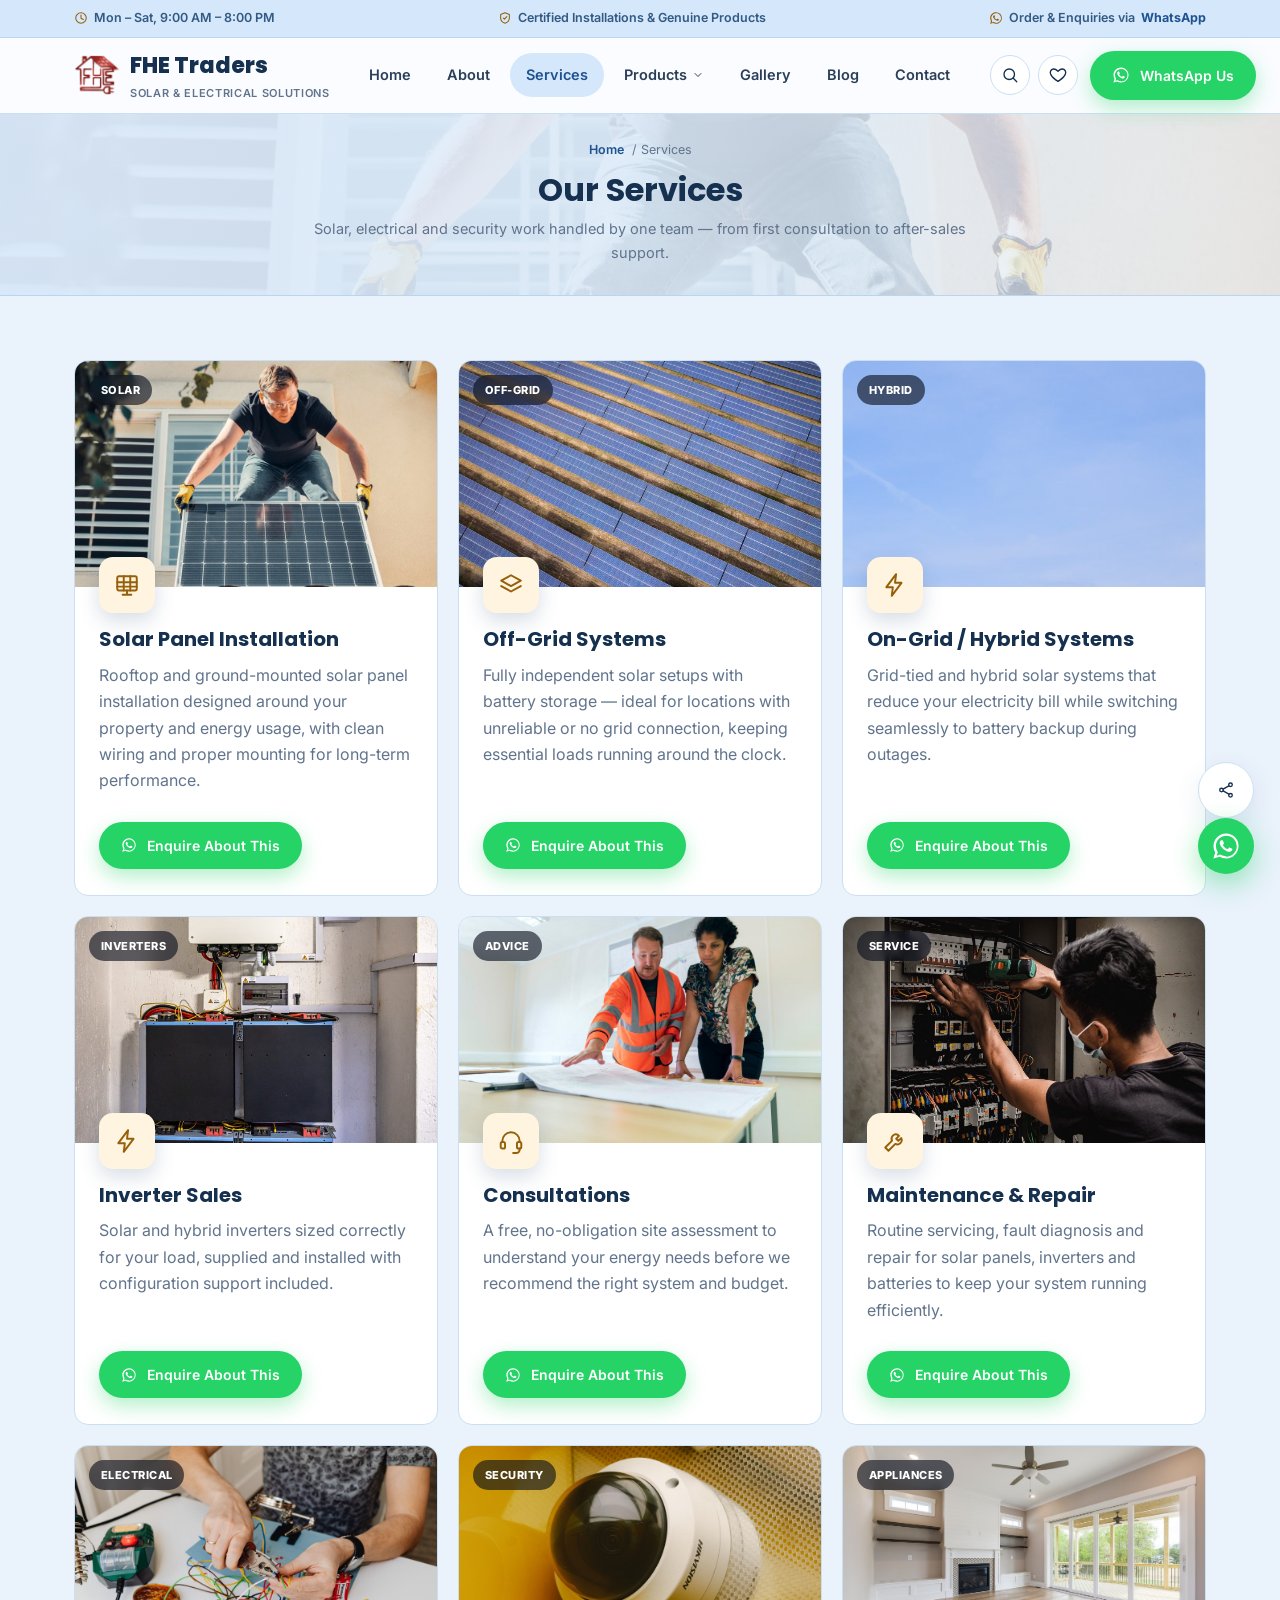
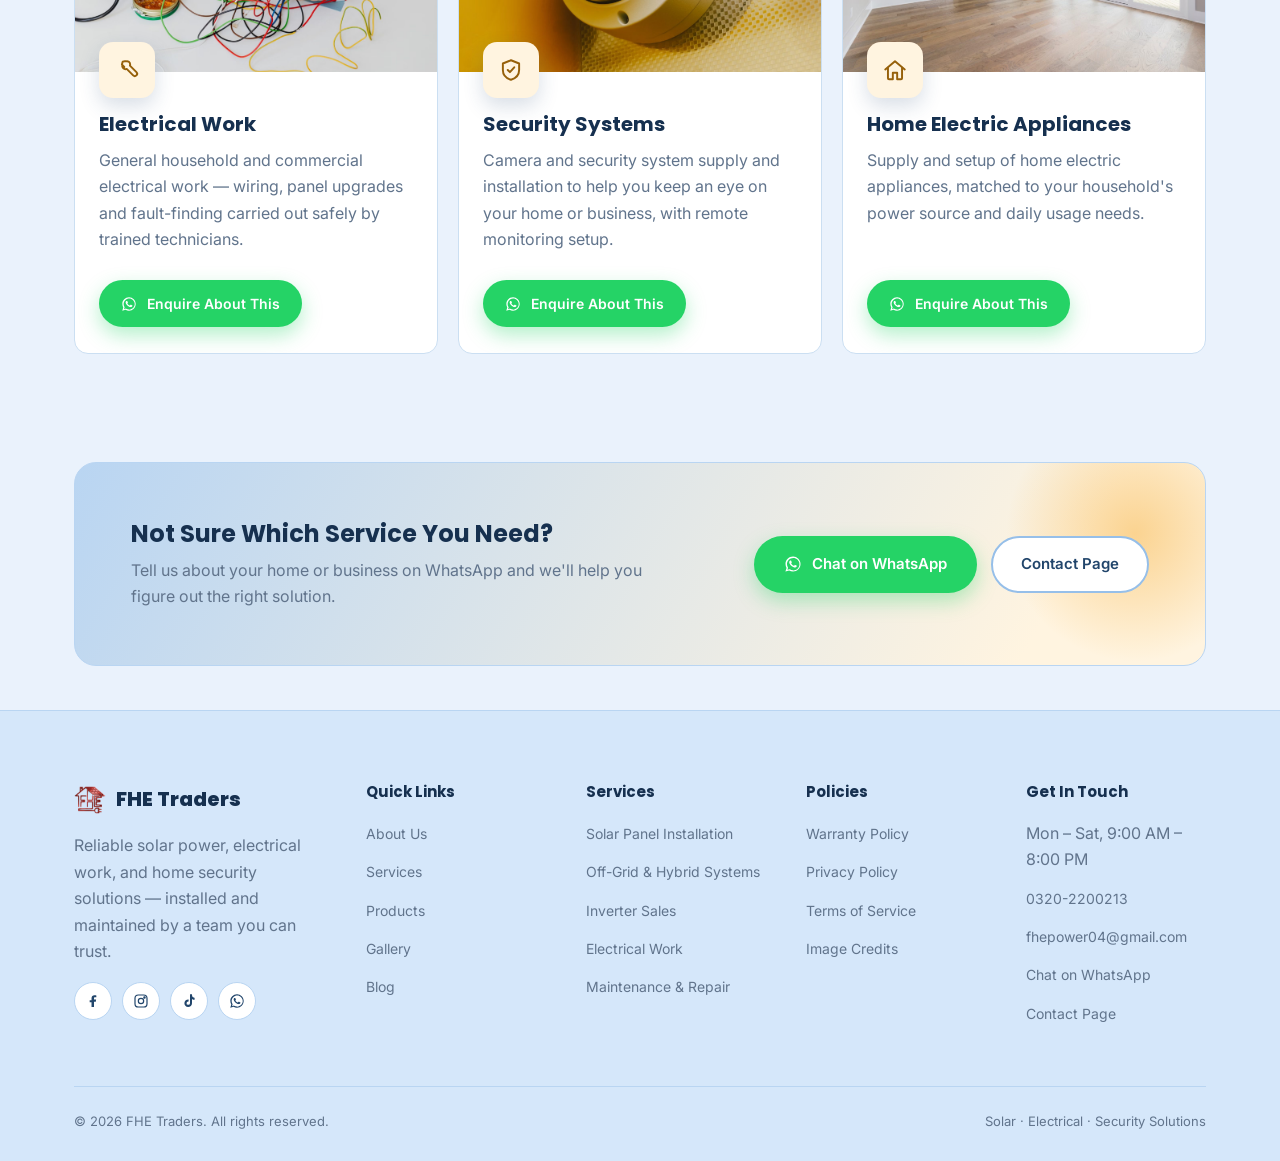
<file: services.html>
<!doctype html>
<html lang="en">
<head>
<meta charset="UTF-8">
<meta name="viewport" content="width=device-width, initial-scale=1.0">
<title>Services — FHE Traders</title>
<meta name="description" content="Solar panel installation, off-grid & hybrid systems, inverter sales, electrical work, security systems and more from FHE Traders. Enquire on WhatsApp.">
<link rel="icon" type="image/png" href="images/site/favicon-32.png">
<link rel="preconnect" href="https://fonts.googleapis.com">
<link rel="preconnect" href="https://fonts.gstatic.com" crossorigin>
<link href="https://fonts.googleapis.com/css2?family=Inter:wght@400;500;600;700&family=Poppins:wght@600;700;800&display=swap" rel="stylesheet">
<link rel="stylesheet" href="css/style.css?v=20260926-photos">
</head>
<body>

<svg style="display:none" aria-hidden="true">
  <symbol id="icon-sun" viewBox="0 0 24 24" fill="none" stroke="currentColor" stroke-width="1.8" stroke-linecap="round" stroke-linejoin="round"><circle cx="12" cy="12" r="4.5"/><path d="M12 2v3M12 19v3M4.2 4.2l2.1 2.1M17.7 17.7l2.1 2.1M2 12h3M19 12h3M4.2 19.8l2.1-2.1M17.7 6.3l2.1-2.1"/></symbol>
  <symbol id="icon-panel" viewBox="0 0 24 24" fill="none" stroke="currentColor" stroke-width="1.8" stroke-linecap="round" stroke-linejoin="round"><rect x="3" y="4" width="18" height="13" rx="1.5"/><path d="M3 9.5h18M3 13.5h18M9 4v13M15 4v13"/><path d="M8 21h8M12 17v4"/></symbol>
  <symbol id="icon-battery" viewBox="0 0 24 24" fill="none" stroke="currentColor" stroke-width="1.8" stroke-linecap="round" stroke-linejoin="round"><rect x="2.5" y="7" width="16" height="10" rx="2"/><path d="M21.5 10v4"/><path d="M7 12h2.2L10.5 10 8.8 14 11 12H13"/></symbol>
  <symbol id="icon-zap" viewBox="0 0 24 24" fill="none" stroke="currentColor" stroke-width="1.8" stroke-linecap="round" stroke-linejoin="round"><path d="M13 2 4 14h6l-1 8 9-12h-6l1-8Z"/></symbol>
  <symbol id="icon-wrench" viewBox="0 0 24 24" fill="none" stroke="currentColor" stroke-width="1.8" stroke-linecap="round" stroke-linejoin="round"><path d="M14.7 6.3a4 4 0 0 0-5.4 5.4L3 18l3 3 6.3-6.3a4 4 0 0 0 5.4-5.4l-2.6 2.6-2-2 2.6-2.6Z"/></symbol>
  <symbol id="icon-shield" viewBox="0 0 24 24" fill="none" stroke="currentColor" stroke-width="1.8" stroke-linecap="round" stroke-linejoin="round"><path d="M12 3 4.5 6v6c0 4.5 3.2 7.7 7.5 9 4.3-1.3 7.5-4.5 7.5-9V6L12 3Z"/><path d="M9 12l2 2 4-4.5"/></symbol>
  <symbol id="icon-home" viewBox="0 0 24 24" fill="none" stroke="currentColor" stroke-width="1.8" stroke-linecap="round" stroke-linejoin="round"><path d="M3 11.5 12 4l9 7.5"/><path d="M5.5 10v9.5a1 1 0 0 0 1 1H10v-6h4v6h3.5a1 1 0 0 0 1-1V10"/></symbol>
  <symbol id="icon-headset" viewBox="0 0 24 24" fill="none" stroke="currentColor" stroke-width="1.8" stroke-linecap="round" stroke-linejoin="round"><path d="M4 13v-1a8 8 0 0 1 16 0v1"/><rect x="2.5" y="13" width="4" height="6" rx="1.5"/><rect x="17.5" y="13" width="4" height="6" rx="1.5"/><path d="M20 19v1a3 3 0 0 1-3 3h-3"/></symbol>
  <symbol id="icon-layers" viewBox="0 0 24 24" fill="none" stroke="currentColor" stroke-width="1.8" stroke-linecap="round" stroke-linejoin="round"><path d="m12 3 9 5-9 5-9-5 9-5Z"/><path d="m3 13 9 5 9-5"/></symbol>
  <symbol id="icon-clock" viewBox="0 0 24 24" fill="none" stroke="currentColor" stroke-width="1.8" stroke-linecap="round" stroke-linejoin="round"><circle cx="12" cy="12" r="9"/><path d="M12 7v5.5l4 2"/></symbol>
  <symbol id="icon-phone" viewBox="0 0 24 24" fill="none" stroke="currentColor" stroke-width="1.8" stroke-linecap="round" stroke-linejoin="round"><path d="M6 3h3l1.5 5-2.3 1.7a12.5 12.5 0 0 0 6.1 6.1L16 13.5l5 1.5v3a2 2 0 0 1-2.2 2A17 17 0 0 1 4 5.2 2 2 0 0 1 6 3Z"/></symbol>
  <symbol id="icon-mail" viewBox="0 0 24 24" fill="none" stroke="currentColor" stroke-width="1.8" stroke-linecap="round" stroke-linejoin="round"><rect x="2.5" y="5" width="19" height="14" rx="2"/><path d="m3 6.5 9 6.5 9-6.5"/></symbol>
  <symbol id="icon-whatsapp" viewBox="0 0 32 32" fill="currentColor"><path d="M16.02 2.67C8.65 2.67 2.67 8.65 2.67 16.02c0 2.5.68 4.85 1.86 6.87L2.5 29.33l6.6-1.98a13.3 13.3 0 0 0 6.92 1.9h.01c7.37 0 13.35-5.98 13.35-13.35 0-3.57-1.39-6.92-3.91-9.44a13.26 13.26 0 0 0-9.45-3.79Zm0 24.3h-.01a11.06 11.06 0 0 1-5.64-1.55l-.4-.24-3.92 1.18 1.19-3.82-.26-.4a11.06 11.06 0 0 1-1.7-5.92c0-6.12 4.98-11.1 11.11-11.1 2.97 0 5.76 1.16 7.85 3.26a11.02 11.02 0 0 1 3.25 7.85c0 6.13-4.98 11.11-11.1 11.11h.01v.01Zm6.08-8.32c-.33-.17-1.97-.97-2.28-1.08-.31-.11-.53-.17-.75.17-.22.33-.86 1.08-1.05 1.3-.19.22-.39.25-.72.08-.33-.17-1.4-.52-2.66-1.65-.98-.88-1.65-1.96-1.84-2.29-.19-.33-.02-.5.15-.67.15-.15.33-.39.5-.58.17-.19.22-.33.33-.55.11-.22.06-.42-.03-.58-.08-.17-.75-1.81-1.03-2.48-.27-.65-.55-.56-.75-.57h-.64c-.22 0-.58.08-.88.42-.3.33-1.16 1.13-1.16 2.76 0 1.63 1.19 3.2 1.36 3.42.17.22 2.34 3.57 5.67 5.01.79.34 1.41.55 1.89.7.79.25 1.51.21 2.08.13.63-.09 1.97-.8 2.24-1.58.28-.77.28-1.44.19-1.58-.08-.14-.3-.22-.63-.39Z"/></symbol>
  <symbol id="icon-facebook" viewBox="0 0 24 24" fill="currentColor"><path d="M13.5 21v-8h2.7l.4-3.1h-3.1V8c0-.9.25-1.5 1.55-1.5H17V3.7C16.6 3.65 15.5 3.5 14.2 3.5c-2.6 0-4.4 1.6-4.4 4.5v2.9H7v3.1h2.8V21h3.7Z"/></symbol>
  <symbol id="icon-tiktok" viewBox="0 0 24 24" fill="currentColor"><path d="M16.5 2h-3v13.2a2.6 2.6 0 1 1-2.1-2.55V9.6a5.7 5.7 0 1 0 5.1 5.67V8.9a6.5 6.5 0 0 0 3.9 1.28V7.1a3.6 3.6 0 0 1-3.9-3.6V2Z"/></symbol>
  <symbol id="icon-instagram" viewBox="0 0 24 24" fill="none" stroke="currentColor" stroke-width="1.8" stroke-linecap="round" stroke-linejoin="round"><rect x="3" y="3" width="18" height="18" rx="5"/><circle cx="12" cy="12" r="4"/><circle cx="17.2" cy="6.8" r="1"/></symbol>
  <symbol id="icon-arrow-right" viewBox="0 0 24 24" fill="none" stroke="currentColor" stroke-width="1.8" stroke-linecap="round" stroke-linejoin="round"><path d="M5 12h14M13 6l6 6-6 6"/></symbol>
  <symbol id="icon-check" viewBox="0 0 24 24" fill="none" stroke="currentColor" stroke-width="2" stroke-linecap="round" stroke-linejoin="round"><path d="M20 6 9 17l-5-5"/></symbol>
  <symbol id="icon-image" viewBox="0 0 24 24" fill="none" stroke="currentColor" stroke-width="1.8" stroke-linecap="round" stroke-linejoin="round"><rect x="3" y="4" width="18" height="16" rx="2"/><circle cx="8.5" cy="9.5" r="1.7"/><path d="m21 16-5.5-5.5L4 21"/></symbol>
  <symbol id="icon-award" viewBox="0 0 24 24" fill="none" stroke="currentColor" stroke-width="1.8" stroke-linecap="round" stroke-linejoin="round"><circle cx="12" cy="8.5" r="5.5"/><path d="m8.5 13.5-1.7 7 5.2-2.8 5.2 2.8-1.7-7"/></symbol>
  <symbol id="icon-tool-alt" viewBox="0 0 24 24" fill="none" stroke="currentColor" stroke-width="1.8" stroke-linecap="round" stroke-linejoin="round"><path d="M11 4a3 3 0 0 1 3.9 2.9c0 .4-.07.77-.2 1.1l6 6a2.1 2.1 0 0 1-3 3l-6-6a3 3 0 0 1-4-3.6L9.5 9.2 7.3 7 8 4.3 10 4Z"/></symbol>
  <symbol id="icon-search" viewBox="0 0 24 24" fill="none" stroke="currentColor" stroke-width="1.8" stroke-linecap="round" stroke-linejoin="round"><circle cx="11" cy="11" r="7"/><path d="m21 21-4.3-4.3"/></symbol>
  <symbol id="icon-heart" viewBox="0 0 24 24" fill="none" stroke="currentColor" stroke-width="1.8" stroke-linecap="round" stroke-linejoin="round"><path d="M12 20.5s-7.5-4.6-9.7-9.3C.8 7.8 2.4 4.5 5.8 4c2.1-.3 3.9.8 6.2 3 2.3-2.2 4.1-3.3 6.2-3 3.4.5 5 3.8 3.5 7.2C19.5 15.9 12 20.5 12 20.5Z"/></symbol>
  <symbol id="icon-chevron-down" viewBox="0 0 24 24" fill="none" stroke="currentColor" stroke-width="2" stroke-linecap="round" stroke-linejoin="round"><path d="m6 9 6 6 6-6"/></symbol>
  <symbol id="icon-x" viewBox="0 0 24 24" fill="none" stroke="currentColor" stroke-width="2" stroke-linecap="round" stroke-linejoin="round"><path d="M18 6 6 18M6 6l12 12"/></symbol>
  <symbol id="icon-arrow-up" viewBox="0 0 24 24" fill="none" stroke="currentColor" stroke-width="2" stroke-linecap="round" stroke-linejoin="round"><path d="M12 19V5M6 11l6-6 6 6"/></symbol>
  <symbol id="icon-plug" viewBox="0 0 24 24" fill="none" stroke="currentColor" stroke-width="1.8" stroke-linecap="round" stroke-linejoin="round"><path d="M9 2.5v5.5M15 2.5v5.5"/><path d="M6 8h12v2.8a6 6 0 0 1-12 0V8Z"/><path d="M12 16.8V21.5"/></symbol>
  <symbol id="icon-stand" viewBox="0 0 24 24" fill="none" stroke="currentColor" stroke-width="1.8" stroke-linecap="round" stroke-linejoin="round"><path d="M2.5 9.8 15 4.2l2.2 4.9L4.7 14.7 2.5 9.8Z"/><path d="M6.2 14V21M16 9.6V21M4 21h4.4M13.8 21h4.4"/></symbol>
  <symbol id="icon-gauge" viewBox="0 0 24 24" fill="none" stroke="currentColor" stroke-width="1.8" stroke-linecap="round" stroke-linejoin="round"><path d="M3.5 17.5a8.7 8.7 0 1 1 17 0"/><path d="M12 17.5 16.4 12"/><circle cx="12" cy="17.5" r="1.3"/><path d="M3.5 17.5h17"/></symbol>
  <symbol id="icon-fan" viewBox="0 0 24 24" fill="none" stroke="currentColor" stroke-width="1.8" stroke-linecap="round" stroke-linejoin="round"><circle cx="12" cy="12" r="1.8"/><path d="M12 10.2c1.6-2.6 1.5-5.4-.6-6.1-1.7-.6-3 .9-2.4 2.8.4 1.4 1.6 2.6 3 3.3Z"/><path d="M13.8 12c2.6 1.6 5.4 1.5 6.1-.6.6-1.7-.9-3-2.8-2.4-1.4.4-2.6 1.6-3.3 3Z"/><path d="M12 13.8c-1.6 2.6-1.5 5.4.6 6.1 1.7.6 3-.9 2.4-2.8-.4-1.4-1.6-2.6-3-3.3Z"/><path d="M10.2 12c-2.6-1.6-5.4-1.5-6.1.6-.6 1.7.9 3 2.8 2.4 1.4-.4 2.6-1.6 3.3-3Z"/></symbol>
  <symbol id="icon-cable" viewBox="0 0 24 24" fill="none" stroke="currentColor" stroke-width="1.8" stroke-linecap="round" stroke-linejoin="round"><circle cx="12" cy="12" r="8.6"/><circle cx="12" cy="12" r="3.2"/><path d="M12 3.4v5.4M12 15.2v5.4M3.4 12h5.4M15.2 12h5.4"/></symbol>
  <symbol id="icon-bulb" viewBox="0 0 24 24" fill="none" stroke="currentColor" stroke-width="1.8" stroke-linecap="round" stroke-linejoin="round"><path d="M9.2 18.2h5.6M10.4 21h3.2"/><path d="M12 2.5a6.5 6.5 0 0 0-3.9 11.7c.5.4.9 1 .9 1.7v.3h6v-.3c0-.7.4-1.3.9-1.7A6.5 6.5 0 0 0 12 2.5Z"/></symbol>
  <symbol id="icon-share" viewBox="0 0 24 24" fill="none" stroke="currentColor" stroke-width="1.8" stroke-linecap="round" stroke-linejoin="round"><circle cx="18" cy="5" r="2.4"/><circle cx="6" cy="12" r="2.4"/><circle cx="18" cy="19" r="2.4"/><path d="m8.2 10.8 7.6-4.4M8.2 13.2l7.6 4.4"/></symbol>
</svg>

<div class="utility-bar">
  <div class="container">
    <div class="utility-item"><svg width="14" height="14"><use href="#icon-clock"/></svg> Mon &ndash; Sat, 9:00 AM &ndash; 8:00 PM</div>
    <div class="utility-item"><svg width="14" height="14"><use href="#icon-shield"/></svg> Certified Installations &amp; Genuine Products</div>
    <div class="utility-item"><svg width="14" height="14"><use href="#icon-whatsapp"/></svg> Order &amp; Enquiries via <a href="#" data-whatsapp data-msg="Hi FHE Traders, I'd like to get in touch.">WhatsApp</a></div>
  </div>
</div>

<header class="site-header">
  <div class="container">
    <a href="index.html" class="logo">
      <span class="logo-mark"><img src="images/site/logo-mark.png" alt="" width="46" height="46" decoding="async"></span>
      <span>FHE Traders<small>Solar &amp; Electrical Solutions</small></span>
    </a>
    <nav class="main-nav">
      <a href="index.html">Home</a>
      <a href="about.html">About</a>
      <a href="services.html">Services</a>
      <div class="nav-dropdown" id="categories-dropdown">
        <a href="products.html">Products <span class="chev-btn" aria-hidden="true"><svg class="chev" width="12" height="12"><use href="#icon-chevron-down"/></svg></span></a>
        <div class="nav-dropdown-panel">
          <a href="products.html#solar-panels" class="nav-dropdown-item cat-solar"><svg><use href="#icon-panel"/></svg> Solar Panels</a>
          <a href="products.html#solar-stands" class="nav-dropdown-item cat-stands"><svg><use href="#icon-stand"/></svg> Solar Stands</a>
          <a href="products.html#inverters" class="nav-dropdown-item cat-inverter"><svg><use href="#icon-zap"/></svg> Inverters</a>
          <a href="products.html#batteries" class="nav-dropdown-item cat-battery"><svg><use href="#icon-battery"/></svg> Lithium Batteries</a>
          <a href="products.html#vfd" class="nav-dropdown-item cat-vfd"><svg><use href="#icon-gauge"/></svg> VFD Drives</a>
          <a href="products.html#fans" class="nav-dropdown-item cat-fans"><svg><use href="#icon-fan"/></svg> Fans</a>
          <a href="products.html#lighting" class="nav-dropdown-item cat-lighting"><svg><use href="#icon-bulb"/></svg> Lighting</a>
          <a href="products.html#fittings" class="nav-dropdown-item cat-fittings"><svg><use href="#icon-plug"/></svg> Electrical Fittings</a>
          <a href="products.html#wiring" class="nav-dropdown-item cat-wiring"><svg><use href="#icon-cable"/></svg> Wiring &amp; Cables</a>
          <a href="products.html#distribution" class="nav-dropdown-item cat-distribution"><svg><use href="#icon-layers"/></svg> Distribution &amp; Breakers</a>
          <a href="products.html#security" class="nav-dropdown-item cat-security"><svg><use href="#icon-shield"/></svg> Security Systems</a>
          <a href="products.html#appliances" class="nav-dropdown-item cat-appliances"><svg><use href="#icon-home"/></svg> Home Appliances</a>
          <a href="products.html" class="nav-dropdown-item view-all">View All Products <svg width="14" height="14"><use href="#icon-arrow-right"/></svg></a>

        </div>
      </div>
      <a href="gallery.html">Gallery</a>
      <a href="blog.html">Blog</a>
      <a href="contact.html">Contact</a>
    </nav>
    <div class="header-actions">
      <button class="icon-btn" id="search-toggle-btn" aria-label="Search products"><svg width="18" height="18"><use href="#icon-search"/></svg></button>
      <a href="wishlist.html" class="icon-btn" id="wishlist-header-btn" aria-label="Wishlist">
        <svg width="18" height="18"><use href="#icon-heart"/></svg>
        <span class="icon-badge-count" id="wishlist-count" hidden>0</span>
      </a>
      <a href="#" class="btn btn-whatsapp btn-sm" data-whatsapp data-msg="Hi FHE Traders, I'd like to get a quote.">
        <svg width="18" height="18"><use href="#icon-whatsapp"/></svg><span class="label">WhatsApp Us</span>
      </a>
      <button class="nav-toggle" aria-label="Toggle menu"><span></span><span></span><span></span></button>
    </div>
  </div>
  <div class="search-panel" id="search-panel">
    <div class="container">
      <div class="search-input-wrap">
        <svg class="search-icon" width="18" height="18"><use href="#icon-search"/></svg>
        <input type="text" id="search-input" placeholder="Search products (e.g. inverter, battery, solar panel)..." autocomplete="off">
      </div>
      <div class="search-results" id="search-results"></div>
    </div>
  </div>
</header>

<main>

  <section class="page-hero has-photo">
    <img src="images/site/svc-solar-install.jpg" alt="" aria-hidden="true" onerror="this.parentNode.classList.remove('has-photo');this.remove()">
    <div class="container">
      <div class="breadcrumb"><a href="index.html">Home</a> / Services</div>
      <h1>Our Services</h1>
      <p>Solar, electrical and security work handled by one team — from first consultation to after-sales support.</p>
    </div>
  </section>

  <section class="section">
    <div class="container">
      <div class="grid grid-3">

        <div class="card service-card has-media">
          <div class="media-top">
            <span class="media-tag">Solar</span>
            <img src="images/site/svc-solar-install.jpg" alt="Solar Panel Installation" loading="lazy" decoding="async"
                 onerror="this.closest('.media-top').remove()">
          </div>
          <div class="service-body">
            <div class="icon-badge"><svg width="26" height="26"><use href="#icon-panel"/></svg></div>
            <h3>Solar Panel Installation</h3>
            <p>Rooftop and ground-mounted solar panel installation designed around your property and energy usage, with clean wiring and proper mounting for long-term performance.</p>
            <a href="#" class="btn btn-whatsapp btn-sm" data-whatsapp data-msg="Hi FHE Traders, I'd like to enquire about Solar Panel Installation.">
              <svg width="16" height="16"><use href="#icon-whatsapp"/></svg> Enquire About This
            </a>
          </div>
        </div>

        <div class="card service-card has-media">
          <div class="media-top">
            <span class="media-tag">Off-Grid</span>
            <img src="images/site/svc-offgrid.jpg" alt="Off-Grid Systems" loading="lazy" decoding="async"
                 onerror="this.closest('.media-top').remove()">
          </div>
          <div class="service-body">
            <div class="icon-badge"><svg width="26" height="26"><use href="#icon-layers"/></svg></div>
            <h3>Off-Grid Systems</h3>
            <p>Fully independent solar setups with battery storage — ideal for locations with unreliable or no grid connection, keeping essential loads running around the clock.</p>
            <a href="#" class="btn btn-whatsapp btn-sm" data-whatsapp data-msg="Hi FHE Traders, I'd like to enquire about Off-Grid Systems.">
              <svg width="16" height="16"><use href="#icon-whatsapp"/></svg> Enquire About This
            </a>
          </div>
        </div>

        <div class="card service-card has-media">
          <div class="media-top">
            <span class="media-tag">Hybrid</span>
            <img src="images/site/svc-hybrid.jpg" alt="On-Grid / Hybrid Systems" loading="lazy" decoding="async"
                 onerror="this.closest('.media-top').remove()">
          </div>
          <div class="service-body">
            <div class="icon-badge"><svg width="26" height="26"><use href="#icon-zap"/></svg></div>
            <h3>On-Grid / Hybrid Systems</h3>
            <p>Grid-tied and hybrid solar systems that reduce your electricity bill while switching seamlessly to battery backup during outages.</p>
            <a href="#" class="btn btn-whatsapp btn-sm" data-whatsapp data-msg="Hi FHE Traders, I'd like to enquire about On-Grid/Hybrid Systems.">
              <svg width="16" height="16"><use href="#icon-whatsapp"/></svg> Enquire About This
            </a>
          </div>
        </div>

        <div class="card service-card has-media">
          <div class="media-top">
            <span class="media-tag">Inverters</span>
            <img src="images/site/svc-inverter.jpg" alt="Inverter Sales" loading="lazy" decoding="async"
                 onerror="this.closest('.media-top').remove()">
          </div>
          <div class="service-body">
            <div class="icon-badge"><svg width="26" height="26"><use href="#icon-zap"/></svg></div>
            <h3>Inverter Sales</h3>
            <p>Solar and hybrid inverters sized correctly for your load, supplied and installed with configuration support included.</p>
            <a href="#" class="btn btn-whatsapp btn-sm" data-whatsapp data-msg="Hi FHE Traders, I'd like to enquire about Inverter Sales.">
              <svg width="16" height="16"><use href="#icon-whatsapp"/></svg> Enquire About This
            </a>
          </div>
        </div>

        <div class="card service-card has-media">
          <div class="media-top">
            <span class="media-tag">Advice</span>
            <img src="images/site/svc-consultation.jpg" alt="Consultations" loading="lazy" decoding="async"
                 onerror="this.closest('.media-top').remove()">
          </div>
          <div class="service-body">
            <div class="icon-badge"><svg width="26" height="26"><use href="#icon-headset"/></svg></div>
            <h3>Consultations</h3>
            <p>A free, no-obligation site assessment to understand your energy needs before we recommend the right system and budget.</p>
            <a href="#" class="btn btn-whatsapp btn-sm" data-whatsapp data-msg="Hi FHE Traders, I'd like to book a free Consultation.">
              <svg width="16" height="16"><use href="#icon-whatsapp"/></svg> Enquire About This
            </a>
          </div>
        </div>

        <div class="card service-card has-media">
          <div class="media-top">
            <span class="media-tag">Service</span>
            <img src="images/site/svc-maintenance.jpg" alt="Maintenance and Repair" loading="lazy" decoding="async"
                 onerror="this.closest('.media-top').remove()">
          </div>
          <div class="service-body">
            <div class="icon-badge"><svg width="26" height="26"><use href="#icon-wrench"/></svg></div>
            <h3>Maintenance &amp; Repair</h3>
            <p>Routine servicing, fault diagnosis and repair for solar panels, inverters and batteries to keep your system running efficiently.</p>
            <a href="#" class="btn btn-whatsapp btn-sm" data-whatsapp data-msg="Hi FHE Traders, I'd like to enquire about Maintenance & Repair.">
              <svg width="16" height="16"><use href="#icon-whatsapp"/></svg> Enquire About This
            </a>
          </div>
        </div>

        <div class="card service-card has-media">
          <div class="media-top">
            <span class="media-tag">Electrical</span>
            <img src="images/site/svc-electrical.jpg" alt="Electrical Work" loading="lazy" decoding="async"
                 onerror="this.closest('.media-top').remove()">
          </div>
          <div class="service-body">
            <div class="icon-badge"><svg width="26" height="26"><use href="#icon-tool-alt"/></svg></div>
            <h3>Electrical Work</h3>
            <p>General household and commercial electrical work — wiring, panel upgrades and fault-finding carried out safely by trained technicians.</p>
            <a href="#" class="btn btn-whatsapp btn-sm" data-whatsapp data-msg="Hi FHE Traders, I'd like to enquire about Electrical Work.">
              <svg width="16" height="16"><use href="#icon-whatsapp"/></svg> Enquire About This
            </a>
          </div>
        </div>

        <div class="card service-card has-media">
          <div class="media-top">
            <span class="media-tag">Security</span>
            <img src="images/site/svc-security.jpg" alt="Security Systems" loading="lazy" decoding="async"
                 onerror="this.closest('.media-top').remove()">
          </div>
          <div class="service-body">
            <div class="icon-badge"><svg width="26" height="26"><use href="#icon-shield"/></svg></div>
            <h3>Security Systems</h3>
            <p>Camera and security system supply and installation to help you keep an eye on your home or business, with remote monitoring setup.</p>
            <a href="#" class="btn btn-whatsapp btn-sm" data-whatsapp data-msg="Hi FHE Traders, I'd like to enquire about Security Systems.">
              <svg width="16" height="16"><use href="#icon-whatsapp"/></svg> Enquire About This
            </a>
          </div>
        </div>

        <div class="card service-card has-media">
          <div class="media-top">
            <span class="media-tag">Appliances</span>
            <img src="images/site/svc-appliances.jpg" alt="Home Electric Appliances" loading="lazy" decoding="async"
                 onerror="this.closest('.media-top').remove()">
          </div>
          <div class="service-body">
            <div class="icon-badge"><svg width="26" height="26"><use href="#icon-home"/></svg></div>
            <h3>Home Electric Appliances</h3>
            <p>Supply and setup of home electric appliances, matched to your household's power source and daily usage needs.</p>
            <a href="#" class="btn btn-whatsapp btn-sm" data-whatsapp data-msg="Hi FHE Traders, I'd like to enquire about Home Electric Appliances.">
              <svg width="16" height="16"><use href="#icon-whatsapp"/></svg> Enquire About This
            </a>
          </div>
        </div>

      </div>
    </div>
  </section>

  <section class="section-tight">
    <div class="container">
      <div class="cta-banner">
        <div class="cta-text">
          <h2>Not Sure Which Service You Need?</h2>
          <p>Tell us about your home or business on WhatsApp and we'll help you figure out the right solution.</p>
        </div>
        <div class="cta-actions">
          <a href="#" class="btn btn-whatsapp" data-whatsapp data-msg="Hi FHE Traders, I'm not sure which service I need — can you help?">
            <svg width="18" height="18"><use href="#icon-whatsapp"/></svg> Chat on WhatsApp
          </a>
          <a href="contact.html" class="btn btn-outline">Contact Page</a>
        </div>
      </div>
    </div>
  </section>

</main>

<footer class="site-footer">
  <div class="container">
    <div class="footer-grid">
      <div>
        <div class="footer-logo"><img src="images/site/logo-mark.png" alt="" width="32" height="32" loading="lazy" decoding="async"> FHE Traders</div>
        <p>Reliable solar power, electrical work, and home security solutions — installed and maintained by a team you can trust.</p>
        <div class="footer-social">
          <a href="#" aria-label="Facebook"><svg width="16" height="16"><use href="#icon-facebook"/></svg></a>
          <a href="https://www.instagram.com/futurehomeelect24/" target="_blank" rel="noopener" aria-label="Instagram"><svg width="16" height="16"><use href="#icon-instagram"/></svg></a>
          <a href="https://www.tiktok.com/@fhesolar24" target="_blank" rel="noopener" aria-label="TikTok"><svg width="16" height="16"><use href="#icon-tiktok"/></svg></a>
          <a href="#" data-whatsapp data-msg="Hi FHE Traders, I'd like to know more." aria-label="WhatsApp"><svg width="16" height="16"><use href="#icon-whatsapp"/></svg></a>
        </div>
      </div>
      <div class="footer-col">
        <h4>Quick Links</h4>
        <ul>
          <li><a href="about.html">About Us</a></li>
          <li><a href="services.html">Services</a></li>
          <li><a href="products.html">Products</a></li>
          <li><a href="gallery.html">Gallery</a></li>
          <li><a href="blog.html">Blog</a></li>
        </ul>
      </div>
      <div class="footer-col">
        <h4>Services</h4>
        <ul>
          <li><a href="services.html">Solar Panel Installation</a></li>
          <li><a href="services.html">Off-Grid &amp; Hybrid Systems</a></li>
          <li><a href="services.html">Inverter Sales</a></li>
          <li><a href="services.html">Electrical Work</a></li>
          <li><a href="services.html">Maintenance &amp; Repair</a></li>
        </ul>
      </div>
      <div class="footer-col">
        <h4>Policies</h4>
        <ul>
          <li><a href="warranty-policy.html">Warranty Policy</a></li>
          <li><a href="privacy-policy.html">Privacy Policy</a></li>
          <li><a href="terms-of-service.html">Terms of Service</a></li>
          <li><a href="image-credits.html">Image Credits</a></li>
        </ul>
      </div>
      <div class="footer-col">
        <h4>Get In Touch</h4>
        <ul>
          <li>Mon – Sat, 9:00 AM – 8:00 PM</li>
          <li><a href="tel:+923202200213">0320-2200213</a></li>
          <li><a href="mailto:fhepower04@gmail.com">fhepower04@gmail.com</a></li>
          <li><a href="#" data-whatsapp data-msg="Hi FHE Traders, I'd like to get in touch.">Chat on WhatsApp</a></li>
          <li><a href="contact.html">Contact Page</a></li>
        </ul>
      </div>
    </div>
    <div class="footer-bottom">
      <span>© <span data-year></span> FHE Traders. All rights reserved.</span>
      <span>Solar · Electrical · Security Solutions</span>
    </div>
  </div>
</footer>

<div class="side-toolbar">
  <button data-share aria-label="Share this page"><svg width="18" height="18"><use href="#icon-share"/></svg></button>
  <button data-scroll-top aria-label="Scroll to top"><svg width="18" height="18"><use href="#icon-arrow-up"/></svg></button>
</div>

<a href="#" class="wa-float" data-whatsapp data-msg="Hi FHE Traders, I'd like to enquire." aria-label="Chat on WhatsApp"><svg><use href="#icon-whatsapp"/></svg></a>

<script src="js/products-data.js?v=20260926-photos"></script>
<script src="js/wishlist.js?v=20260926-photos"></script>
<script src="js/search.js?v=20260926-photos"></script>
<script src="js/config.js?v=20260926-photos"></script>
<script src="js/main.js?v=20260926-photos"></script>
</body>
</html>
</file>
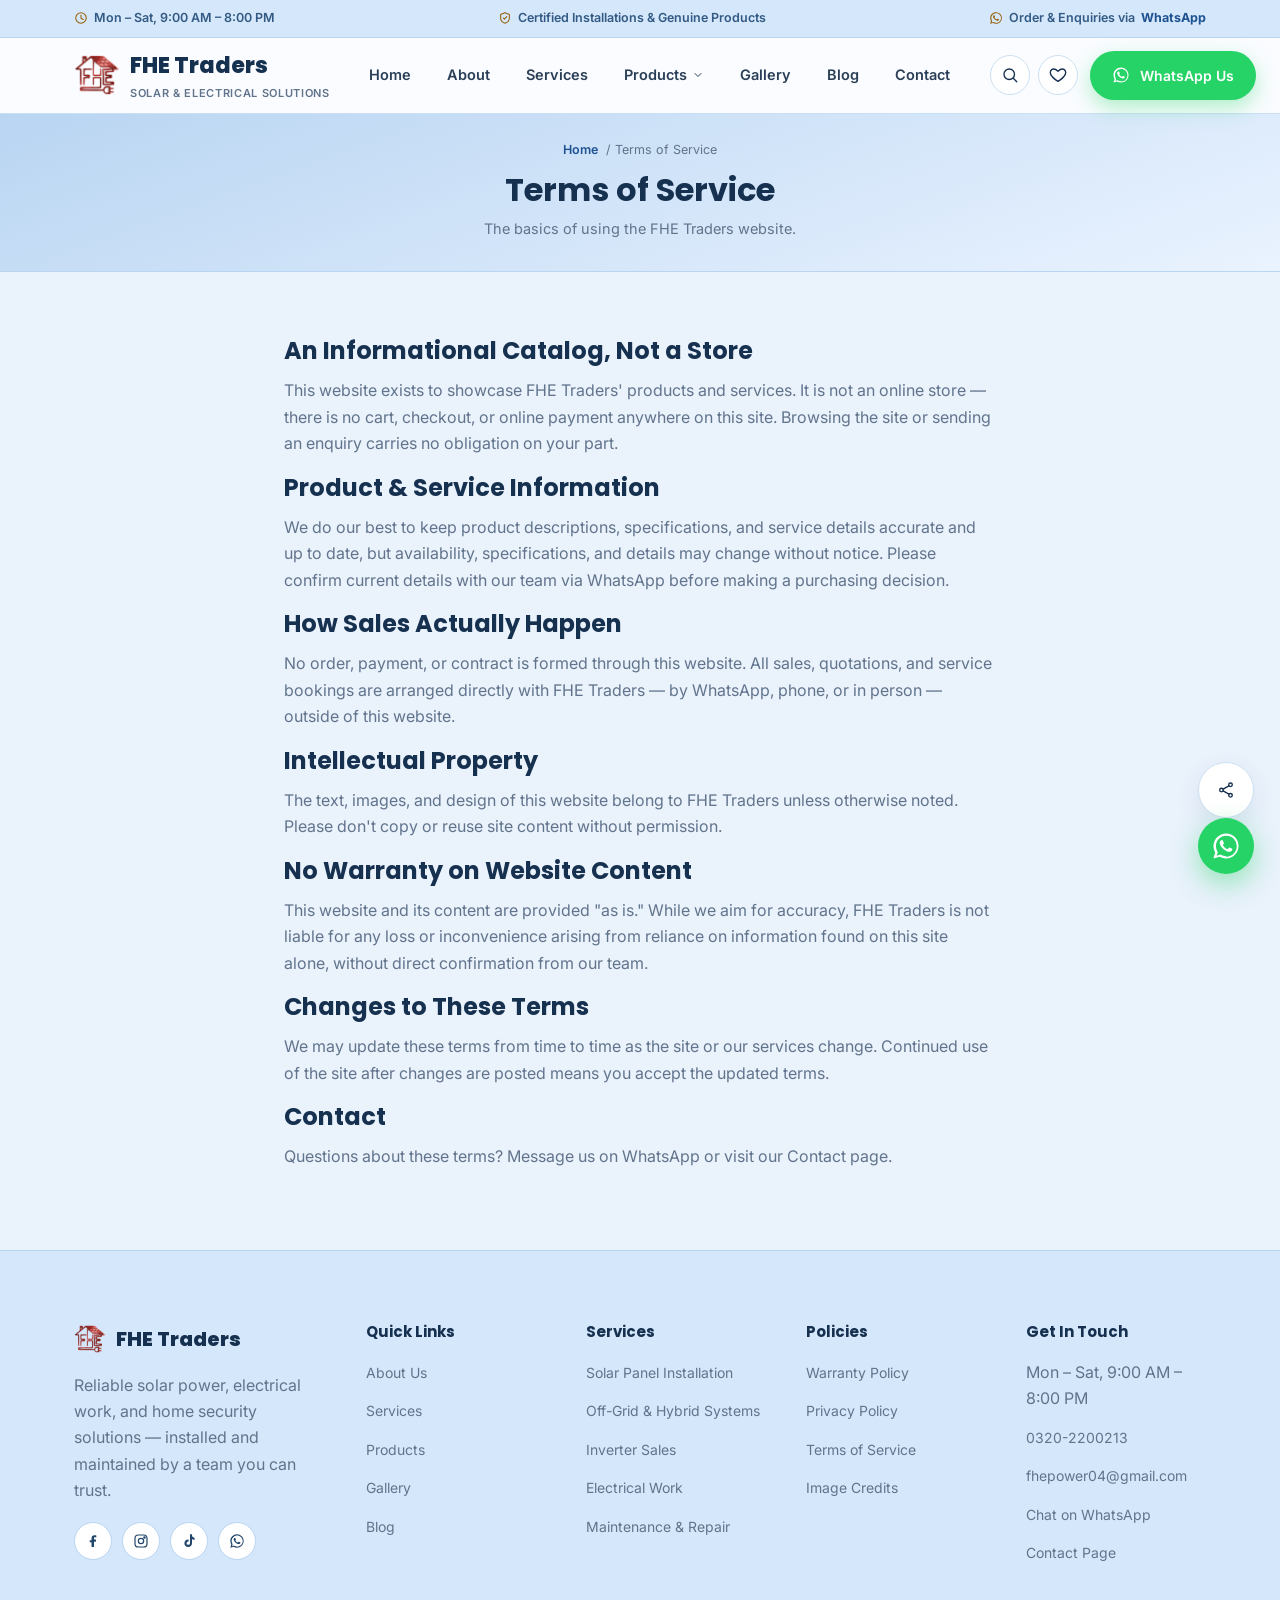
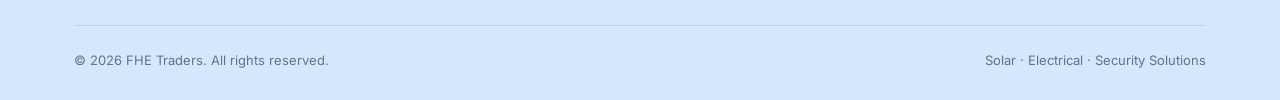
<file: terms-of-service.html>
<!doctype html>
<html lang="en">
<head>
<meta charset="UTF-8">
<meta name="viewport" content="width=device-width, initial-scale=1.0">
<title>Terms of Service — FHE Traders</title>
<meta name="description" content="Terms for using the FHE Traders website — an informational catalog, not an online store.">
<link rel="icon" type="image/png" href="images/site/favicon-32.png">
<link rel="preconnect" href="https://fonts.googleapis.com">
<link rel="preconnect" href="https://fonts.gstatic.com" crossorigin>
<link href="https://fonts.googleapis.com/css2?family=Inter:wght@400;500;600;700&family=Poppins:wght@600;700;800&display=swap" rel="stylesheet">
<link rel="stylesheet" href="css/style.css?v=20260926-photos">
</head>
<body>
<!-- Template legal content — have this reviewed by a qualified professional before relying on it. Not legal advice. -->

<svg style="display:none" aria-hidden="true">
  <symbol id="icon-sun" viewBox="0 0 24 24" fill="none" stroke="currentColor" stroke-width="1.8" stroke-linecap="round" stroke-linejoin="round"><circle cx="12" cy="12" r="4.5"/><path d="M12 2v3M12 19v3M4.2 4.2l2.1 2.1M17.7 17.7l2.1 2.1M2 12h3M19 12h3M4.2 19.8l2.1-2.1M17.7 6.3l2.1-2.1"/></symbol>
  <symbol id="icon-panel" viewBox="0 0 24 24" fill="none" stroke="currentColor" stroke-width="1.8" stroke-linecap="round" stroke-linejoin="round"><rect x="3" y="4" width="18" height="13" rx="1.5"/><path d="M3 9.5h18M3 13.5h18M9 4v13M15 4v13"/><path d="M8 21h8M12 17v4"/></symbol>
  <symbol id="icon-battery" viewBox="0 0 24 24" fill="none" stroke="currentColor" stroke-width="1.8" stroke-linecap="round" stroke-linejoin="round"><rect x="2.5" y="7" width="16" height="10" rx="2"/><path d="M21.5 10v4"/><path d="M7 12h2.2L10.5 10 8.8 14 11 12H13"/></symbol>
  <symbol id="icon-zap" viewBox="0 0 24 24" fill="none" stroke="currentColor" stroke-width="1.8" stroke-linecap="round" stroke-linejoin="round"><path d="M13 2 4 14h6l-1 8 9-12h-6l1-8Z"/></symbol>
  <symbol id="icon-wrench" viewBox="0 0 24 24" fill="none" stroke="currentColor" stroke-width="1.8" stroke-linecap="round" stroke-linejoin="round"><path d="M14.7 6.3a4 4 0 0 0-5.4 5.4L3 18l3 3 6.3-6.3a4 4 0 0 0 5.4-5.4l-2.6 2.6-2-2 2.6-2.6Z"/></symbol>
  <symbol id="icon-shield" viewBox="0 0 24 24" fill="none" stroke="currentColor" stroke-width="1.8" stroke-linecap="round" stroke-linejoin="round"><path d="M12 3 4.5 6v6c0 4.5 3.2 7.7 7.5 9 4.3-1.3 7.5-4.5 7.5-9V6L12 3Z"/><path d="M9 12l2 2 4-4.5"/></symbol>
  <symbol id="icon-home" viewBox="0 0 24 24" fill="none" stroke="currentColor" stroke-width="1.8" stroke-linecap="round" stroke-linejoin="round"><path d="M3 11.5 12 4l9 7.5"/><path d="M5.5 10v9.5a1 1 0 0 0 1 1H10v-6h4v6h3.5a1 1 0 0 0 1-1V10"/></symbol>
  <symbol id="icon-headset" viewBox="0 0 24 24" fill="none" stroke="currentColor" stroke-width="1.8" stroke-linecap="round" stroke-linejoin="round"><path d="M4 13v-1a8 8 0 0 1 16 0v1"/><rect x="2.5" y="13" width="4" height="6" rx="1.5"/><rect x="17.5" y="13" width="4" height="6" rx="1.5"/><path d="M20 19v1a3 3 0 0 1-3 3h-3"/></symbol>
  <symbol id="icon-layers" viewBox="0 0 24 24" fill="none" stroke="currentColor" stroke-width="1.8" stroke-linecap="round" stroke-linejoin="round"><path d="m12 3 9 5-9 5-9-5 9-5Z"/><path d="m3 13 9 5 9-5"/></symbol>
  <symbol id="icon-clock" viewBox="0 0 24 24" fill="none" stroke="currentColor" stroke-width="1.8" stroke-linecap="round" stroke-linejoin="round"><circle cx="12" cy="12" r="9"/><path d="M12 7v5.5l4 2"/></symbol>
  <symbol id="icon-phone" viewBox="0 0 24 24" fill="none" stroke="currentColor" stroke-width="1.8" stroke-linecap="round" stroke-linejoin="round"><path d="M6 3h3l1.5 5-2.3 1.7a12.5 12.5 0 0 0 6.1 6.1L16 13.5l5 1.5v3a2 2 0 0 1-2.2 2A17 17 0 0 1 4 5.2 2 2 0 0 1 6 3Z"/></symbol>
  <symbol id="icon-mail" viewBox="0 0 24 24" fill="none" stroke="currentColor" stroke-width="1.8" stroke-linecap="round" stroke-linejoin="round"><rect x="2.5" y="5" width="19" height="14" rx="2"/><path d="m3 6.5 9 6.5 9-6.5"/></symbol>
  <symbol id="icon-whatsapp" viewBox="0 0 32 32" fill="currentColor"><path d="M16.02 2.67C8.65 2.67 2.67 8.65 2.67 16.02c0 2.5.68 4.85 1.86 6.87L2.5 29.33l6.6-1.98a13.3 13.3 0 0 0 6.92 1.9h.01c7.37 0 13.35-5.98 13.35-13.35 0-3.57-1.39-6.92-3.91-9.44a13.26 13.26 0 0 0-9.45-3.79Zm0 24.3h-.01a11.06 11.06 0 0 1-5.64-1.55l-.4-.24-3.92 1.18 1.19-3.82-.26-.4a11.06 11.06 0 0 1-1.7-5.92c0-6.12 4.98-11.1 11.11-11.1 2.97 0 5.76 1.16 7.85 3.26a11.02 11.02 0 0 1 3.25 7.85c0 6.13-4.98 11.11-11.1 11.11h.01v.01Zm6.08-8.32c-.33-.17-1.97-.97-2.28-1.08-.31-.11-.53-.17-.75.17-.22.33-.86 1.08-1.05 1.3-.19.22-.39.25-.72.08-.33-.17-1.4-.52-2.66-1.65-.98-.88-1.65-1.96-1.84-2.29-.19-.33-.02-.5.15-.67.15-.15.33-.39.5-.58.17-.19.22-.33.33-.55.11-.22.06-.42-.03-.58-.08-.17-.75-1.81-1.03-2.48-.27-.65-.55-.56-.75-.57h-.64c-.22 0-.58.08-.88.42-.3.33-1.16 1.13-1.16 2.76 0 1.63 1.19 3.2 1.36 3.42.17.22 2.34 3.57 5.67 5.01.79.34 1.41.55 1.89.7.79.25 1.51.21 2.08.13.63-.09 1.97-.8 2.24-1.58.28-.77.28-1.44.19-1.58-.08-.14-.3-.22-.63-.39Z"/></symbol>
  <symbol id="icon-facebook" viewBox="0 0 24 24" fill="currentColor"><path d="M13.5 21v-8h2.7l.4-3.1h-3.1V8c0-.9.25-1.5 1.55-1.5H17V3.7C16.6 3.65 15.5 3.5 14.2 3.5c-2.6 0-4.4 1.6-4.4 4.5v2.9H7v3.1h2.8V21h3.7Z"/></symbol>
  <symbol id="icon-tiktok" viewBox="0 0 24 24" fill="currentColor"><path d="M16.5 2h-3v13.2a2.6 2.6 0 1 1-2.1-2.55V9.6a5.7 5.7 0 1 0 5.1 5.67V8.9a6.5 6.5 0 0 0 3.9 1.28V7.1a3.6 3.6 0 0 1-3.9-3.6V2Z"/></symbol>
  <symbol id="icon-instagram" viewBox="0 0 24 24" fill="none" stroke="currentColor" stroke-width="1.8" stroke-linecap="round" stroke-linejoin="round"><rect x="3" y="3" width="18" height="18" rx="5"/><circle cx="12" cy="12" r="4"/><circle cx="17.2" cy="6.8" r="1"/></symbol>
  <symbol id="icon-arrow-right" viewBox="0 0 24 24" fill="none" stroke="currentColor" stroke-width="1.8" stroke-linecap="round" stroke-linejoin="round"><path d="M5 12h14M13 6l6 6-6 6"/></symbol>
  <symbol id="icon-check" viewBox="0 0 24 24" fill="none" stroke="currentColor" stroke-width="2" stroke-linecap="round" stroke-linejoin="round"><path d="M20 6 9 17l-5-5"/></symbol>
  <symbol id="icon-image" viewBox="0 0 24 24" fill="none" stroke="currentColor" stroke-width="1.8" stroke-linecap="round" stroke-linejoin="round"><rect x="3" y="4" width="18" height="16" rx="2"/><circle cx="8.5" cy="9.5" r="1.7"/><path d="m21 16-5.5-5.5L4 21"/></symbol>
  <symbol id="icon-award" viewBox="0 0 24 24" fill="none" stroke="currentColor" stroke-width="1.8" stroke-linecap="round" stroke-linejoin="round"><circle cx="12" cy="8.5" r="5.5"/><path d="m8.5 13.5-1.7 7 5.2-2.8 5.2 2.8-1.7-7"/></symbol>
  <symbol id="icon-tool-alt" viewBox="0 0 24 24" fill="none" stroke="currentColor" stroke-width="1.8" stroke-linecap="round" stroke-linejoin="round"><path d="M11 4a3 3 0 0 1 3.9 2.9c0 .4-.07.77-.2 1.1l6 6a2.1 2.1 0 0 1-3 3l-6-6a3 3 0 0 1-4-3.6L9.5 9.2 7.3 7 8 4.3 10 4Z"/></symbol>
  <symbol id="icon-search" viewBox="0 0 24 24" fill="none" stroke="currentColor" stroke-width="1.8" stroke-linecap="round" stroke-linejoin="round"><circle cx="11" cy="11" r="7"/><path d="m21 21-4.3-4.3"/></symbol>
  <symbol id="icon-heart" viewBox="0 0 24 24" fill="none" stroke="currentColor" stroke-width="1.8" stroke-linecap="round" stroke-linejoin="round"><path d="M12 20.5s-7.5-4.6-9.7-9.3C.8 7.8 2.4 4.5 5.8 4c2.1-.3 3.9.8 6.2 3 2.3-2.2 4.1-3.3 6.2-3 3.4.5 5 3.8 3.5 7.2C19.5 15.9 12 20.5 12 20.5Z"/></symbol>
  <symbol id="icon-chevron-down" viewBox="0 0 24 24" fill="none" stroke="currentColor" stroke-width="2" stroke-linecap="round" stroke-linejoin="round"><path d="m6 9 6 6 6-6"/></symbol>
  <symbol id="icon-x" viewBox="0 0 24 24" fill="none" stroke="currentColor" stroke-width="2" stroke-linecap="round" stroke-linejoin="round"><path d="M18 6 6 18M6 6l12 12"/></symbol>
  <symbol id="icon-arrow-up" viewBox="0 0 24 24" fill="none" stroke="currentColor" stroke-width="2" stroke-linecap="round" stroke-linejoin="round"><path d="M12 19V5M6 11l6-6 6 6"/></symbol>
  <symbol id="icon-plug" viewBox="0 0 24 24" fill="none" stroke="currentColor" stroke-width="1.8" stroke-linecap="round" stroke-linejoin="round"><path d="M9 2.5v5.5M15 2.5v5.5"/><path d="M6 8h12v2.8a6 6 0 0 1-12 0V8Z"/><path d="M12 16.8V21.5"/></symbol>
  <symbol id="icon-stand" viewBox="0 0 24 24" fill="none" stroke="currentColor" stroke-width="1.8" stroke-linecap="round" stroke-linejoin="round"><path d="M2.5 9.8 15 4.2l2.2 4.9L4.7 14.7 2.5 9.8Z"/><path d="M6.2 14V21M16 9.6V21M4 21h4.4M13.8 21h4.4"/></symbol>
  <symbol id="icon-gauge" viewBox="0 0 24 24" fill="none" stroke="currentColor" stroke-width="1.8" stroke-linecap="round" stroke-linejoin="round"><path d="M3.5 17.5a8.7 8.7 0 1 1 17 0"/><path d="M12 17.5 16.4 12"/><circle cx="12" cy="17.5" r="1.3"/><path d="M3.5 17.5h17"/></symbol>
  <symbol id="icon-fan" viewBox="0 0 24 24" fill="none" stroke="currentColor" stroke-width="1.8" stroke-linecap="round" stroke-linejoin="round"><circle cx="12" cy="12" r="1.8"/><path d="M12 10.2c1.6-2.6 1.5-5.4-.6-6.1-1.7-.6-3 .9-2.4 2.8.4 1.4 1.6 2.6 3 3.3Z"/><path d="M13.8 12c2.6 1.6 5.4 1.5 6.1-.6.6-1.7-.9-3-2.8-2.4-1.4.4-2.6 1.6-3.3 3Z"/><path d="M12 13.8c-1.6 2.6-1.5 5.4.6 6.1 1.7.6 3-.9 2.4-2.8-.4-1.4-1.6-2.6-3-3.3Z"/><path d="M10.2 12c-2.6-1.6-5.4-1.5-6.1.6-.6 1.7.9 3 2.8 2.4 1.4-.4 2.6-1.6 3.3-3Z"/></symbol>
  <symbol id="icon-cable" viewBox="0 0 24 24" fill="none" stroke="currentColor" stroke-width="1.8" stroke-linecap="round" stroke-linejoin="round"><circle cx="12" cy="12" r="8.6"/><circle cx="12" cy="12" r="3.2"/><path d="M12 3.4v5.4M12 15.2v5.4M3.4 12h5.4M15.2 12h5.4"/></symbol>
  <symbol id="icon-bulb" viewBox="0 0 24 24" fill="none" stroke="currentColor" stroke-width="1.8" stroke-linecap="round" stroke-linejoin="round"><path d="M9.2 18.2h5.6M10.4 21h3.2"/><path d="M12 2.5a6.5 6.5 0 0 0-3.9 11.7c.5.4.9 1 .9 1.7v.3h6v-.3c0-.7.4-1.3.9-1.7A6.5 6.5 0 0 0 12 2.5Z"/></symbol>
  <symbol id="icon-share" viewBox="0 0 24 24" fill="none" stroke="currentColor" stroke-width="1.8" stroke-linecap="round" stroke-linejoin="round"><circle cx="18" cy="5" r="2.4"/><circle cx="6" cy="12" r="2.4"/><circle cx="18" cy="19" r="2.4"/><path d="m8.2 10.8 7.6-4.4M8.2 13.2l7.6 4.4"/></symbol>
</svg>

<div class="utility-bar">
  <div class="container">
    <div class="utility-item"><svg width="14" height="14"><use href="#icon-clock"/></svg> Mon &ndash; Sat, 9:00 AM &ndash; 8:00 PM</div>
    <div class="utility-item"><svg width="14" height="14"><use href="#icon-shield"/></svg> Certified Installations &amp; Genuine Products</div>
    <div class="utility-item"><svg width="14" height="14"><use href="#icon-whatsapp"/></svg> Order &amp; Enquiries via <a href="#" data-whatsapp data-msg="Hi FHE Traders, I'd like to get in touch.">WhatsApp</a></div>
  </div>
</div>

<header class="site-header">
  <div class="container">
    <a href="index.html" class="logo">
      <span class="logo-mark"><img src="images/site/logo-mark.png" alt="" width="46" height="46" decoding="async"></span>
      <span>FHE Traders<small>Solar &amp; Electrical Solutions</small></span>
    </a>
    <nav class="main-nav">
      <a href="index.html">Home</a>
      <a href="about.html">About</a>
      <a href="services.html">Services</a>
      <div class="nav-dropdown" id="categories-dropdown">
        <a href="products.html">Products <span class="chev-btn" aria-hidden="true"><svg class="chev" width="12" height="12"><use href="#icon-chevron-down"/></svg></span></a>
        <div class="nav-dropdown-panel">
          <a href="products.html#solar-panels" class="nav-dropdown-item cat-solar"><svg><use href="#icon-panel"/></svg> Solar Panels</a>
          <a href="products.html#solar-stands" class="nav-dropdown-item cat-stands"><svg><use href="#icon-stand"/></svg> Solar Stands</a>
          <a href="products.html#inverters" class="nav-dropdown-item cat-inverter"><svg><use href="#icon-zap"/></svg> Inverters</a>
          <a href="products.html#batteries" class="nav-dropdown-item cat-battery"><svg><use href="#icon-battery"/></svg> Lithium Batteries</a>
          <a href="products.html#vfd" class="nav-dropdown-item cat-vfd"><svg><use href="#icon-gauge"/></svg> VFD Drives</a>
          <a href="products.html#fans" class="nav-dropdown-item cat-fans"><svg><use href="#icon-fan"/></svg> Fans</a>
          <a href="products.html#lighting" class="nav-dropdown-item cat-lighting"><svg><use href="#icon-bulb"/></svg> Lighting</a>
          <a href="products.html#fittings" class="nav-dropdown-item cat-fittings"><svg><use href="#icon-plug"/></svg> Electrical Fittings</a>
          <a href="products.html#wiring" class="nav-dropdown-item cat-wiring"><svg><use href="#icon-cable"/></svg> Wiring &amp; Cables</a>
          <a href="products.html#distribution" class="nav-dropdown-item cat-distribution"><svg><use href="#icon-layers"/></svg> Distribution &amp; Breakers</a>
          <a href="products.html#security" class="nav-dropdown-item cat-security"><svg><use href="#icon-shield"/></svg> Security Systems</a>
          <a href="products.html#appliances" class="nav-dropdown-item cat-appliances"><svg><use href="#icon-home"/></svg> Home Appliances</a>
          <a href="products.html" class="nav-dropdown-item view-all">View All Products <svg width="14" height="14"><use href="#icon-arrow-right"/></svg></a>

        </div>
      </div>
      <a href="gallery.html">Gallery</a>
      <a href="blog.html">Blog</a>
      <a href="contact.html">Contact</a>
    </nav>
    <div class="header-actions">
      <button class="icon-btn" id="search-toggle-btn" aria-label="Search products"><svg width="18" height="18"><use href="#icon-search"/></svg></button>
      <a href="wishlist.html" class="icon-btn" id="wishlist-header-btn" aria-label="Wishlist">
        <svg width="18" height="18"><use href="#icon-heart"/></svg>
        <span class="icon-badge-count" id="wishlist-count" hidden>0</span>
      </a>
      <a href="#" class="btn btn-whatsapp btn-sm" data-whatsapp data-msg="Hi FHE Traders, I'd like to get a quote.">
        <svg width="18" height="18"><use href="#icon-whatsapp"/></svg><span class="label">WhatsApp Us</span>
      </a>
      <button class="nav-toggle" aria-label="Toggle menu"><span></span><span></span><span></span></button>
    </div>
  </div>
  <div class="search-panel" id="search-panel">
    <div class="container">
      <div class="search-input-wrap">
        <svg class="search-icon" width="18" height="18"><use href="#icon-search"/></svg>
        <input type="text" id="search-input" placeholder="Search products (e.g. inverter, battery, solar panel)..." autocomplete="off">
      </div>
      <div class="search-results" id="search-results"></div>
    </div>
  </div>
</header>

<main>

  <section class="page-hero">
    <div class="container">
      <div class="breadcrumb"><a href="index.html">Home</a> / Terms of Service</div>
      <h1>Terms of Service</h1>
      <p>The basics of using the FHE Traders website.</p>
    </div>
  </section>

  <section class="section">
    <div class="container" style="max-width:760px;margin:0 auto;">

      <h2>An Informational Catalog, Not a Store</h2>
      <p>This website exists to showcase FHE Traders' products and services. It is not an online store — there is no cart, checkout, or online payment anywhere on this site. Browsing the site or sending an enquiry carries no obligation on your part.</p>

      <h2>Product &amp; Service Information</h2>
      <p>We do our best to keep product descriptions, specifications, and service details accurate and up to date, but availability, specifications, and details may change without notice. Please confirm current details with our team via WhatsApp before making a purchasing decision.</p>

      <h2>How Sales Actually Happen</h2>
      <p>No order, payment, or contract is formed through this website. All sales, quotations, and service bookings are arranged directly with FHE Traders — by WhatsApp, phone, or in person — outside of this website.</p>

      <h2>Intellectual Property</h2>
      <p>The text, images, and design of this website belong to FHE Traders unless otherwise noted. Please don't copy or reuse site content without permission.</p>

      <h2>No Warranty on Website Content</h2>
      <p>This website and its content are provided "as is." While we aim for accuracy, FHE Traders is not liable for any loss or inconvenience arising from reliance on information found on this site alone, without direct confirmation from our team.</p>

      <h2>Changes to These Terms</h2>
      <p>We may update these terms from time to time as the site or our services change. Continued use of the site after changes are posted means you accept the updated terms.</p>

      <h2>Contact</h2>
      <p>Questions about these terms? <a href="#" data-whatsapp data-msg="Hi FHE Traders, I have a question about your terms of service.">Message us on WhatsApp</a> or visit our <a href="contact.html">Contact page</a>.</p>

    </div>
  </section>

</main>

<footer class="site-footer">
  <div class="container">
    <div class="footer-grid">
      <div>
        <div class="footer-logo"><img src="images/site/logo-mark.png" alt="" width="32" height="32" loading="lazy" decoding="async"> FHE Traders</div>
        <p>Reliable solar power, electrical work, and home security solutions — installed and maintained by a team you can trust.</p>
        <div class="footer-social">
          <a href="#" aria-label="Facebook"><svg width="16" height="16"><use href="#icon-facebook"/></svg></a>
          <a href="https://www.instagram.com/futurehomeelect24/" target="_blank" rel="noopener" aria-label="Instagram"><svg width="16" height="16"><use href="#icon-instagram"/></svg></a>
          <a href="https://www.tiktok.com/@fhesolar24" target="_blank" rel="noopener" aria-label="TikTok"><svg width="16" height="16"><use href="#icon-tiktok"/></svg></a>
          <a href="#" data-whatsapp data-msg="Hi FHE Traders, I'd like to know more." aria-label="WhatsApp"><svg width="16" height="16"><use href="#icon-whatsapp"/></svg></a>
        </div>
      </div>
      <div class="footer-col">
        <h4>Quick Links</h4>
        <ul>
          <li><a href="about.html">About Us</a></li>
          <li><a href="services.html">Services</a></li>
          <li><a href="products.html">Products</a></li>
          <li><a href="gallery.html">Gallery</a></li>
          <li><a href="blog.html">Blog</a></li>
        </ul>
      </div>
      <div class="footer-col">
        <h4>Services</h4>
        <ul>
          <li><a href="services.html">Solar Panel Installation</a></li>
          <li><a href="services.html">Off-Grid &amp; Hybrid Systems</a></li>
          <li><a href="services.html">Inverter Sales</a></li>
          <li><a href="services.html">Electrical Work</a></li>
          <li><a href="services.html">Maintenance &amp; Repair</a></li>
        </ul>
      </div>
      <div class="footer-col">
        <h4>Policies</h4>
        <ul>
          <li><a href="warranty-policy.html">Warranty Policy</a></li>
          <li><a href="privacy-policy.html">Privacy Policy</a></li>
          <li><a href="terms-of-service.html">Terms of Service</a></li>
          <li><a href="image-credits.html">Image Credits</a></li>
        </ul>
      </div>
      <div class="footer-col">
        <h4>Get In Touch</h4>
        <ul>
          <li>Mon – Sat, 9:00 AM – 8:00 PM</li>
          <li><a href="tel:+923202200213">0320-2200213</a></li>
          <li><a href="mailto:fhepower04@gmail.com">fhepower04@gmail.com</a></li>
          <li><a href="#" data-whatsapp data-msg="Hi FHE Traders, I'd like to get in touch.">Chat on WhatsApp</a></li>
          <li><a href="contact.html">Contact Page</a></li>
        </ul>
      </div>
    </div>
    <div class="footer-bottom">
      <span>© <span data-year></span> FHE Traders. All rights reserved.</span>
      <span>Solar · Electrical · Security Solutions</span>
    </div>
  </div>
</footer>

<div class="side-toolbar">
  <button data-share aria-label="Share this page"><svg width="18" height="18"><use href="#icon-share"/></svg></button>
  <button data-scroll-top aria-label="Scroll to top"><svg width="18" height="18"><use href="#icon-arrow-up"/></svg></button>
</div>

<a href="#" class="wa-float" data-whatsapp data-msg="Hi FHE Traders, I'd like to enquire." aria-label="Chat on WhatsApp"><svg><use href="#icon-whatsapp"/></svg></a>

<script src="js/products-data.js?v=20260926-photos"></script>
<script src="js/wishlist.js?v=20260926-photos"></script>
<script src="js/search.js?v=20260926-photos"></script>
<script src="js/config.js?v=20260926-photos"></script>
<script src="js/main.js?v=20260926-photos"></script>
</body>
</html>
</file>
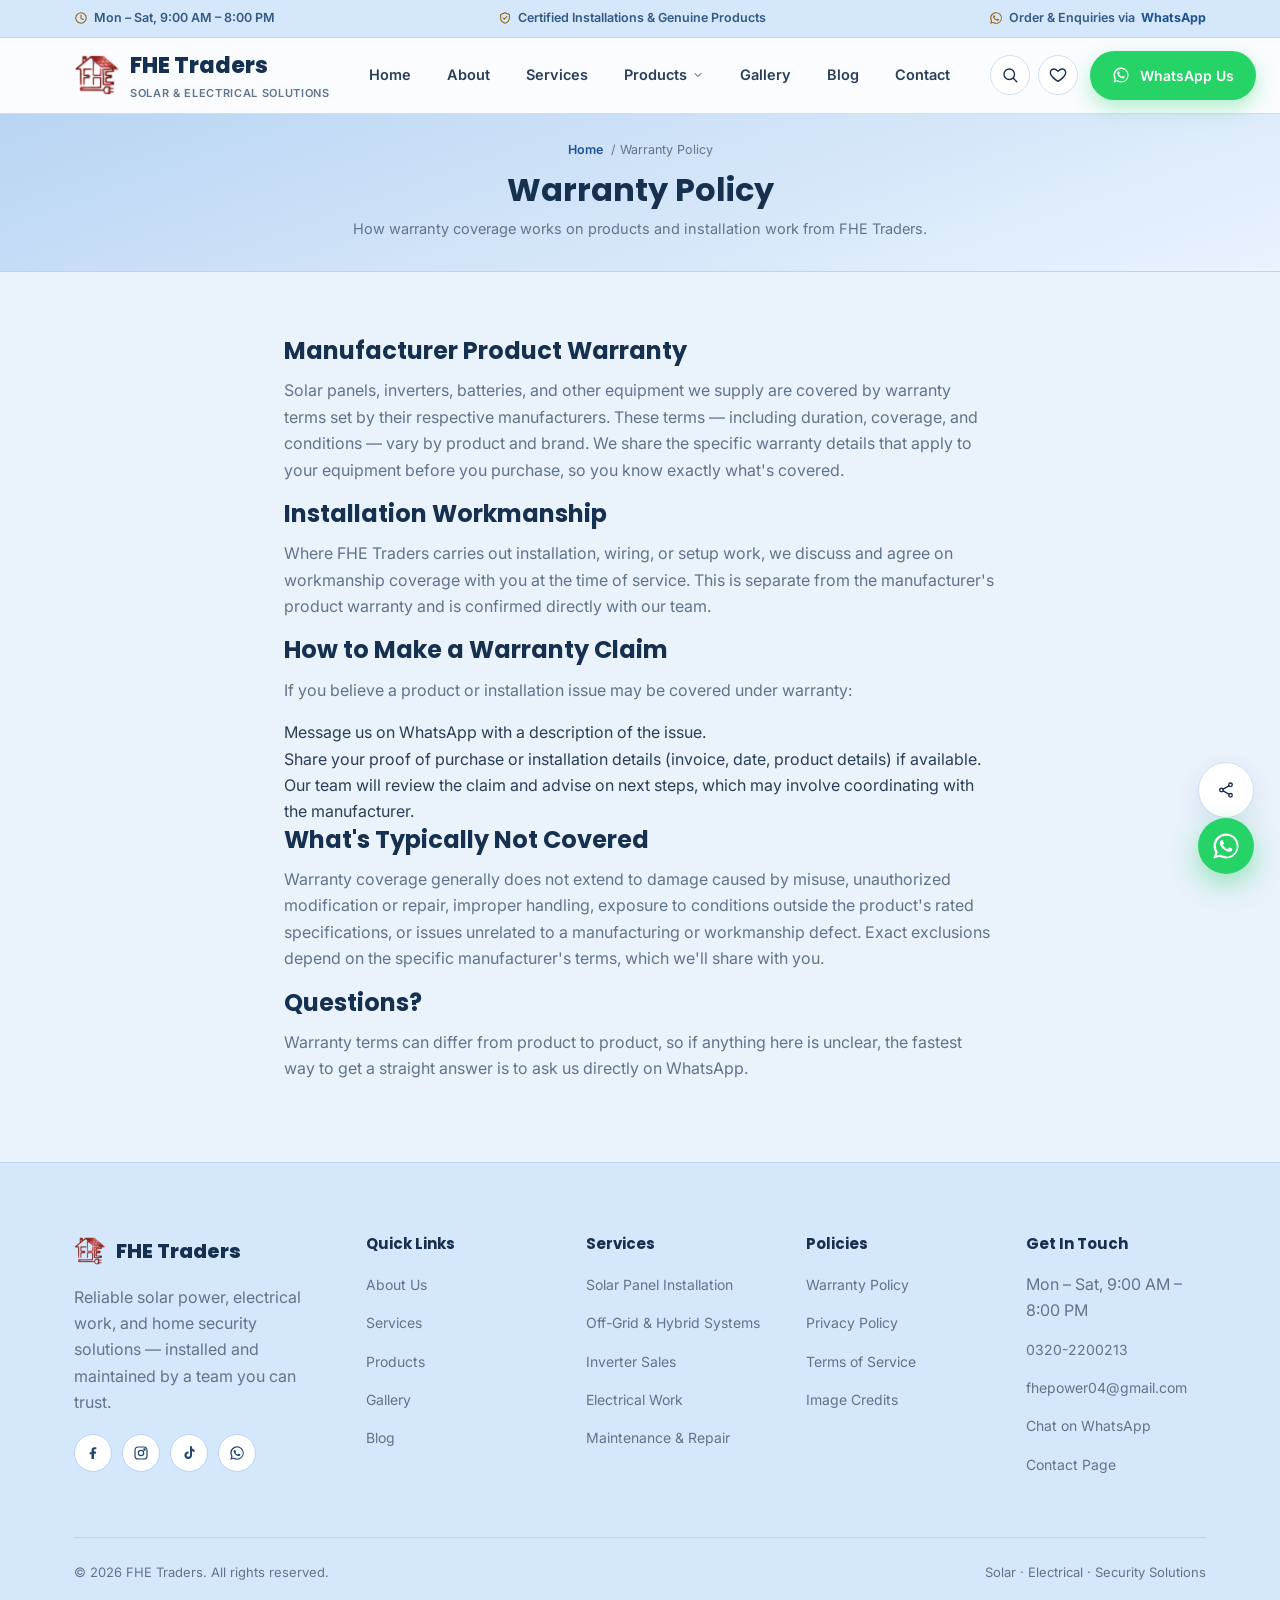
<file: warranty-policy.html>
<!doctype html>
<html lang="en">
<head>
<meta charset="UTF-8">
<meta name="viewport" content="width=device-width, initial-scale=1.0">
<title>Warranty Policy — FHE Traders</title>
<meta name="description" content="FHE Traders' general approach to product warranty and installation workmanship coverage.">
<link rel="icon" type="image/png" href="images/site/favicon-32.png">
<link rel="preconnect" href="https://fonts.googleapis.com">
<link rel="preconnect" href="https://fonts.gstatic.com" crossorigin>
<link href="https://fonts.googleapis.com/css2?family=Inter:wght@400;500;600;700&family=Poppins:wght@600;700;800&display=swap" rel="stylesheet">
<link rel="stylesheet" href="css/style.css?v=20260926-photos">
</head>
<body>
<!-- Template legal content — have this reviewed by a qualified professional before relying on it. Not legal advice. -->

<svg style="display:none" aria-hidden="true">
  <symbol id="icon-sun" viewBox="0 0 24 24" fill="none" stroke="currentColor" stroke-width="1.8" stroke-linecap="round" stroke-linejoin="round"><circle cx="12" cy="12" r="4.5"/><path d="M12 2v3M12 19v3M4.2 4.2l2.1 2.1M17.7 17.7l2.1 2.1M2 12h3M19 12h3M4.2 19.8l2.1-2.1M17.7 6.3l2.1-2.1"/></symbol>
  <symbol id="icon-panel" viewBox="0 0 24 24" fill="none" stroke="currentColor" stroke-width="1.8" stroke-linecap="round" stroke-linejoin="round"><rect x="3" y="4" width="18" height="13" rx="1.5"/><path d="M3 9.5h18M3 13.5h18M9 4v13M15 4v13"/><path d="M8 21h8M12 17v4"/></symbol>
  <symbol id="icon-battery" viewBox="0 0 24 24" fill="none" stroke="currentColor" stroke-width="1.8" stroke-linecap="round" stroke-linejoin="round"><rect x="2.5" y="7" width="16" height="10" rx="2"/><path d="M21.5 10v4"/><path d="M7 12h2.2L10.5 10 8.8 14 11 12H13"/></symbol>
  <symbol id="icon-zap" viewBox="0 0 24 24" fill="none" stroke="currentColor" stroke-width="1.8" stroke-linecap="round" stroke-linejoin="round"><path d="M13 2 4 14h6l-1 8 9-12h-6l1-8Z"/></symbol>
  <symbol id="icon-wrench" viewBox="0 0 24 24" fill="none" stroke="currentColor" stroke-width="1.8" stroke-linecap="round" stroke-linejoin="round"><path d="M14.7 6.3a4 4 0 0 0-5.4 5.4L3 18l3 3 6.3-6.3a4 4 0 0 0 5.4-5.4l-2.6 2.6-2-2 2.6-2.6Z"/></symbol>
  <symbol id="icon-shield" viewBox="0 0 24 24" fill="none" stroke="currentColor" stroke-width="1.8" stroke-linecap="round" stroke-linejoin="round"><path d="M12 3 4.5 6v6c0 4.5 3.2 7.7 7.5 9 4.3-1.3 7.5-4.5 7.5-9V6L12 3Z"/><path d="M9 12l2 2 4-4.5"/></symbol>
  <symbol id="icon-home" viewBox="0 0 24 24" fill="none" stroke="currentColor" stroke-width="1.8" stroke-linecap="round" stroke-linejoin="round"><path d="M3 11.5 12 4l9 7.5"/><path d="M5.5 10v9.5a1 1 0 0 0 1 1H10v-6h4v6h3.5a1 1 0 0 0 1-1V10"/></symbol>
  <symbol id="icon-headset" viewBox="0 0 24 24" fill="none" stroke="currentColor" stroke-width="1.8" stroke-linecap="round" stroke-linejoin="round"><path d="M4 13v-1a8 8 0 0 1 16 0v1"/><rect x="2.5" y="13" width="4" height="6" rx="1.5"/><rect x="17.5" y="13" width="4" height="6" rx="1.5"/><path d="M20 19v1a3 3 0 0 1-3 3h-3"/></symbol>
  <symbol id="icon-layers" viewBox="0 0 24 24" fill="none" stroke="currentColor" stroke-width="1.8" stroke-linecap="round" stroke-linejoin="round"><path d="m12 3 9 5-9 5-9-5 9-5Z"/><path d="m3 13 9 5 9-5"/></symbol>
  <symbol id="icon-clock" viewBox="0 0 24 24" fill="none" stroke="currentColor" stroke-width="1.8" stroke-linecap="round" stroke-linejoin="round"><circle cx="12" cy="12" r="9"/><path d="M12 7v5.5l4 2"/></symbol>
  <symbol id="icon-phone" viewBox="0 0 24 24" fill="none" stroke="currentColor" stroke-width="1.8" stroke-linecap="round" stroke-linejoin="round"><path d="M6 3h3l1.5 5-2.3 1.7a12.5 12.5 0 0 0 6.1 6.1L16 13.5l5 1.5v3a2 2 0 0 1-2.2 2A17 17 0 0 1 4 5.2 2 2 0 0 1 6 3Z"/></symbol>
  <symbol id="icon-mail" viewBox="0 0 24 24" fill="none" stroke="currentColor" stroke-width="1.8" stroke-linecap="round" stroke-linejoin="round"><rect x="2.5" y="5" width="19" height="14" rx="2"/><path d="m3 6.5 9 6.5 9-6.5"/></symbol>
  <symbol id="icon-whatsapp" viewBox="0 0 32 32" fill="currentColor"><path d="M16.02 2.67C8.65 2.67 2.67 8.65 2.67 16.02c0 2.5.68 4.85 1.86 6.87L2.5 29.33l6.6-1.98a13.3 13.3 0 0 0 6.92 1.9h.01c7.37 0 13.35-5.98 13.35-13.35 0-3.57-1.39-6.92-3.91-9.44a13.26 13.26 0 0 0-9.45-3.79Zm0 24.3h-.01a11.06 11.06 0 0 1-5.64-1.55l-.4-.24-3.92 1.18 1.19-3.82-.26-.4a11.06 11.06 0 0 1-1.7-5.92c0-6.12 4.98-11.1 11.11-11.1 2.97 0 5.76 1.16 7.85 3.26a11.02 11.02 0 0 1 3.25 7.85c0 6.13-4.98 11.11-11.1 11.11h.01v.01Zm6.08-8.32c-.33-.17-1.97-.97-2.28-1.08-.31-.11-.53-.17-.75.17-.22.33-.86 1.08-1.05 1.3-.19.22-.39.25-.72.08-.33-.17-1.4-.52-2.66-1.65-.98-.88-1.65-1.96-1.84-2.29-.19-.33-.02-.5.15-.67.15-.15.33-.39.5-.58.17-.19.22-.33.33-.55.11-.22.06-.42-.03-.58-.08-.17-.75-1.81-1.03-2.48-.27-.65-.55-.56-.75-.57h-.64c-.22 0-.58.08-.88.42-.3.33-1.16 1.13-1.16 2.76 0 1.63 1.19 3.2 1.36 3.42.17.22 2.34 3.57 5.67 5.01.79.34 1.41.55 1.89.7.79.25 1.51.21 2.08.13.63-.09 1.97-.8 2.24-1.58.28-.77.28-1.44.19-1.58-.08-.14-.3-.22-.63-.39Z"/></symbol>
  <symbol id="icon-facebook" viewBox="0 0 24 24" fill="currentColor"><path d="M13.5 21v-8h2.7l.4-3.1h-3.1V8c0-.9.25-1.5 1.55-1.5H17V3.7C16.6 3.65 15.5 3.5 14.2 3.5c-2.6 0-4.4 1.6-4.4 4.5v2.9H7v3.1h2.8V21h3.7Z"/></symbol>
  <symbol id="icon-tiktok" viewBox="0 0 24 24" fill="currentColor"><path d="M16.5 2h-3v13.2a2.6 2.6 0 1 1-2.1-2.55V9.6a5.7 5.7 0 1 0 5.1 5.67V8.9a6.5 6.5 0 0 0 3.9 1.28V7.1a3.6 3.6 0 0 1-3.9-3.6V2Z"/></symbol>
  <symbol id="icon-instagram" viewBox="0 0 24 24" fill="none" stroke="currentColor" stroke-width="1.8" stroke-linecap="round" stroke-linejoin="round"><rect x="3" y="3" width="18" height="18" rx="5"/><circle cx="12" cy="12" r="4"/><circle cx="17.2" cy="6.8" r="1"/></symbol>
  <symbol id="icon-arrow-right" viewBox="0 0 24 24" fill="none" stroke="currentColor" stroke-width="1.8" stroke-linecap="round" stroke-linejoin="round"><path d="M5 12h14M13 6l6 6-6 6"/></symbol>
  <symbol id="icon-check" viewBox="0 0 24 24" fill="none" stroke="currentColor" stroke-width="2" stroke-linecap="round" stroke-linejoin="round"><path d="M20 6 9 17l-5-5"/></symbol>
  <symbol id="icon-image" viewBox="0 0 24 24" fill="none" stroke="currentColor" stroke-width="1.8" stroke-linecap="round" stroke-linejoin="round"><rect x="3" y="4" width="18" height="16" rx="2"/><circle cx="8.5" cy="9.5" r="1.7"/><path d="m21 16-5.5-5.5L4 21"/></symbol>
  <symbol id="icon-award" viewBox="0 0 24 24" fill="none" stroke="currentColor" stroke-width="1.8" stroke-linecap="round" stroke-linejoin="round"><circle cx="12" cy="8.5" r="5.5"/><path d="m8.5 13.5-1.7 7 5.2-2.8 5.2 2.8-1.7-7"/></symbol>
  <symbol id="icon-tool-alt" viewBox="0 0 24 24" fill="none" stroke="currentColor" stroke-width="1.8" stroke-linecap="round" stroke-linejoin="round"><path d="M11 4a3 3 0 0 1 3.9 2.9c0 .4-.07.77-.2 1.1l6 6a2.1 2.1 0 0 1-3 3l-6-6a3 3 0 0 1-4-3.6L9.5 9.2 7.3 7 8 4.3 10 4Z"/></symbol>
  <symbol id="icon-search" viewBox="0 0 24 24" fill="none" stroke="currentColor" stroke-width="1.8" stroke-linecap="round" stroke-linejoin="round"><circle cx="11" cy="11" r="7"/><path d="m21 21-4.3-4.3"/></symbol>
  <symbol id="icon-heart" viewBox="0 0 24 24" fill="none" stroke="currentColor" stroke-width="1.8" stroke-linecap="round" stroke-linejoin="round"><path d="M12 20.5s-7.5-4.6-9.7-9.3C.8 7.8 2.4 4.5 5.8 4c2.1-.3 3.9.8 6.2 3 2.3-2.2 4.1-3.3 6.2-3 3.4.5 5 3.8 3.5 7.2C19.5 15.9 12 20.5 12 20.5Z"/></symbol>
  <symbol id="icon-chevron-down" viewBox="0 0 24 24" fill="none" stroke="currentColor" stroke-width="2" stroke-linecap="round" stroke-linejoin="round"><path d="m6 9 6 6 6-6"/></symbol>
  <symbol id="icon-x" viewBox="0 0 24 24" fill="none" stroke="currentColor" stroke-width="2" stroke-linecap="round" stroke-linejoin="round"><path d="M18 6 6 18M6 6l12 12"/></symbol>
  <symbol id="icon-arrow-up" viewBox="0 0 24 24" fill="none" stroke="currentColor" stroke-width="2" stroke-linecap="round" stroke-linejoin="round"><path d="M12 19V5M6 11l6-6 6 6"/></symbol>
  <symbol id="icon-plug" viewBox="0 0 24 24" fill="none" stroke="currentColor" stroke-width="1.8" stroke-linecap="round" stroke-linejoin="round"><path d="M9 2.5v5.5M15 2.5v5.5"/><path d="M6 8h12v2.8a6 6 0 0 1-12 0V8Z"/><path d="M12 16.8V21.5"/></symbol>
  <symbol id="icon-stand" viewBox="0 0 24 24" fill="none" stroke="currentColor" stroke-width="1.8" stroke-linecap="round" stroke-linejoin="round"><path d="M2.5 9.8 15 4.2l2.2 4.9L4.7 14.7 2.5 9.8Z"/><path d="M6.2 14V21M16 9.6V21M4 21h4.4M13.8 21h4.4"/></symbol>
  <symbol id="icon-gauge" viewBox="0 0 24 24" fill="none" stroke="currentColor" stroke-width="1.8" stroke-linecap="round" stroke-linejoin="round"><path d="M3.5 17.5a8.7 8.7 0 1 1 17 0"/><path d="M12 17.5 16.4 12"/><circle cx="12" cy="17.5" r="1.3"/><path d="M3.5 17.5h17"/></symbol>
  <symbol id="icon-fan" viewBox="0 0 24 24" fill="none" stroke="currentColor" stroke-width="1.8" stroke-linecap="round" stroke-linejoin="round"><circle cx="12" cy="12" r="1.8"/><path d="M12 10.2c1.6-2.6 1.5-5.4-.6-6.1-1.7-.6-3 .9-2.4 2.8.4 1.4 1.6 2.6 3 3.3Z"/><path d="M13.8 12c2.6 1.6 5.4 1.5 6.1-.6.6-1.7-.9-3-2.8-2.4-1.4.4-2.6 1.6-3.3 3Z"/><path d="M12 13.8c-1.6 2.6-1.5 5.4.6 6.1 1.7.6 3-.9 2.4-2.8-.4-1.4-1.6-2.6-3-3.3Z"/><path d="M10.2 12c-2.6-1.6-5.4-1.5-6.1.6-.6 1.7.9 3 2.8 2.4 1.4-.4 2.6-1.6 3.3-3Z"/></symbol>
  <symbol id="icon-cable" viewBox="0 0 24 24" fill="none" stroke="currentColor" stroke-width="1.8" stroke-linecap="round" stroke-linejoin="round"><circle cx="12" cy="12" r="8.6"/><circle cx="12" cy="12" r="3.2"/><path d="M12 3.4v5.4M12 15.2v5.4M3.4 12h5.4M15.2 12h5.4"/></symbol>
  <symbol id="icon-bulb" viewBox="0 0 24 24" fill="none" stroke="currentColor" stroke-width="1.8" stroke-linecap="round" stroke-linejoin="round"><path d="M9.2 18.2h5.6M10.4 21h3.2"/><path d="M12 2.5a6.5 6.5 0 0 0-3.9 11.7c.5.4.9 1 .9 1.7v.3h6v-.3c0-.7.4-1.3.9-1.7A6.5 6.5 0 0 0 12 2.5Z"/></symbol>
  <symbol id="icon-share" viewBox="0 0 24 24" fill="none" stroke="currentColor" stroke-width="1.8" stroke-linecap="round" stroke-linejoin="round"><circle cx="18" cy="5" r="2.4"/><circle cx="6" cy="12" r="2.4"/><circle cx="18" cy="19" r="2.4"/><path d="m8.2 10.8 7.6-4.4M8.2 13.2l7.6 4.4"/></symbol>
</svg>

<div class="utility-bar">
  <div class="container">
    <div class="utility-item"><svg width="14" height="14"><use href="#icon-clock"/></svg> Mon &ndash; Sat, 9:00 AM &ndash; 8:00 PM</div>
    <div class="utility-item"><svg width="14" height="14"><use href="#icon-shield"/></svg> Certified Installations &amp; Genuine Products</div>
    <div class="utility-item"><svg width="14" height="14"><use href="#icon-whatsapp"/></svg> Order &amp; Enquiries via <a href="#" data-whatsapp data-msg="Hi FHE Traders, I'd like to get in touch.">WhatsApp</a></div>
  </div>
</div>

<header class="site-header">
  <div class="container">
    <a href="index.html" class="logo">
      <span class="logo-mark"><img src="images/site/logo-mark.png" alt="" width="46" height="46" decoding="async"></span>
      <span>FHE Traders<small>Solar &amp; Electrical Solutions</small></span>
    </a>
    <nav class="main-nav">
      <a href="index.html">Home</a>
      <a href="about.html">About</a>
      <a href="services.html">Services</a>
      <div class="nav-dropdown" id="categories-dropdown">
        <a href="products.html">Products <span class="chev-btn" aria-hidden="true"><svg class="chev" width="12" height="12"><use href="#icon-chevron-down"/></svg></span></a>
        <div class="nav-dropdown-panel">
          <a href="products.html#solar-panels" class="nav-dropdown-item cat-solar"><svg><use href="#icon-panel"/></svg> Solar Panels</a>
          <a href="products.html#solar-stands" class="nav-dropdown-item cat-stands"><svg><use href="#icon-stand"/></svg> Solar Stands</a>
          <a href="products.html#inverters" class="nav-dropdown-item cat-inverter"><svg><use href="#icon-zap"/></svg> Inverters</a>
          <a href="products.html#batteries" class="nav-dropdown-item cat-battery"><svg><use href="#icon-battery"/></svg> Lithium Batteries</a>
          <a href="products.html#vfd" class="nav-dropdown-item cat-vfd"><svg><use href="#icon-gauge"/></svg> VFD Drives</a>
          <a href="products.html#fans" class="nav-dropdown-item cat-fans"><svg><use href="#icon-fan"/></svg> Fans</a>
          <a href="products.html#lighting" class="nav-dropdown-item cat-lighting"><svg><use href="#icon-bulb"/></svg> Lighting</a>
          <a href="products.html#fittings" class="nav-dropdown-item cat-fittings"><svg><use href="#icon-plug"/></svg> Electrical Fittings</a>
          <a href="products.html#wiring" class="nav-dropdown-item cat-wiring"><svg><use href="#icon-cable"/></svg> Wiring &amp; Cables</a>
          <a href="products.html#distribution" class="nav-dropdown-item cat-distribution"><svg><use href="#icon-layers"/></svg> Distribution &amp; Breakers</a>
          <a href="products.html#security" class="nav-dropdown-item cat-security"><svg><use href="#icon-shield"/></svg> Security Systems</a>
          <a href="products.html#appliances" class="nav-dropdown-item cat-appliances"><svg><use href="#icon-home"/></svg> Home Appliances</a>
          <a href="products.html" class="nav-dropdown-item view-all">View All Products <svg width="14" height="14"><use href="#icon-arrow-right"/></svg></a>

        </div>
      </div>
      <a href="gallery.html">Gallery</a>
      <a href="blog.html">Blog</a>
      <a href="contact.html">Contact</a>
    </nav>
    <div class="header-actions">
      <button class="icon-btn" id="search-toggle-btn" aria-label="Search products"><svg width="18" height="18"><use href="#icon-search"/></svg></button>
      <a href="wishlist.html" class="icon-btn" id="wishlist-header-btn" aria-label="Wishlist">
        <svg width="18" height="18"><use href="#icon-heart"/></svg>
        <span class="icon-badge-count" id="wishlist-count" hidden>0</span>
      </a>
      <a href="#" class="btn btn-whatsapp btn-sm" data-whatsapp data-msg="Hi FHE Traders, I'd like to get a quote.">
        <svg width="18" height="18"><use href="#icon-whatsapp"/></svg><span class="label">WhatsApp Us</span>
      </a>
      <button class="nav-toggle" aria-label="Toggle menu"><span></span><span></span><span></span></button>
    </div>
  </div>
  <div class="search-panel" id="search-panel">
    <div class="container">
      <div class="search-input-wrap">
        <svg class="search-icon" width="18" height="18"><use href="#icon-search"/></svg>
        <input type="text" id="search-input" placeholder="Search products (e.g. inverter, battery, solar panel)..." autocomplete="off">
      </div>
      <div class="search-results" id="search-results"></div>
    </div>
  </div>
</header>

<main>

  <section class="page-hero">
    <div class="container">
      <div class="breadcrumb"><a href="index.html">Home</a> / Warranty Policy</div>
      <h1>Warranty Policy</h1>
      <p>How warranty coverage works on products and installation work from FHE Traders.</p>
    </div>
  </section>

  <section class="section">
    <div class="container" style="max-width:760px;margin:0 auto;">

      <h2>Manufacturer Product Warranty</h2>
      <p>Solar panels, inverters, batteries, and other equipment we supply are covered by warranty terms set by their respective manufacturers. These terms — including duration, coverage, and conditions — vary by product and brand. We share the specific warranty details that apply to your equipment before you purchase, so you know exactly what's covered.</p>

      <h2>Installation Workmanship</h2>
      <p>Where FHE Traders carries out installation, wiring, or setup work, we discuss and agree on workmanship coverage with you at the time of service. This is separate from the manufacturer's product warranty and is confirmed directly with our team.</p>

      <h2>How to Make a Warranty Claim</h2>
      <p>If you believe a product or installation issue may be covered under warranty:</p>
      <ul>
        <li>Message us on WhatsApp with a description of the issue.</li>
        <li>Share your proof of purchase or installation details (invoice, date, product details) if available.</li>
        <li>Our team will review the claim and advise on next steps, which may involve coordinating with the manufacturer.</li>
      </ul>

      <h2>What's Typically Not Covered</h2>
      <p>Warranty coverage generally does not extend to damage caused by misuse, unauthorized modification or repair, improper handling, exposure to conditions outside the product's rated specifications, or issues unrelated to a manufacturing or workmanship defect. Exact exclusions depend on the specific manufacturer's terms, which we'll share with you.</p>

      <h2>Questions?</h2>
      <p>Warranty terms can differ from product to product, so if anything here is unclear, the fastest way to get a straight answer is to <a href="#" data-whatsapp data-msg="Hi FHE Traders, I have a question about warranty coverage.">ask us directly on WhatsApp</a>.</p>

    </div>
  </section>

</main>

<footer class="site-footer">
  <div class="container">
    <div class="footer-grid">
      <div>
        <div class="footer-logo"><img src="images/site/logo-mark.png" alt="" width="32" height="32" loading="lazy" decoding="async"> FHE Traders</div>
        <p>Reliable solar power, electrical work, and home security solutions — installed and maintained by a team you can trust.</p>
        <div class="footer-social">
          <a href="#" aria-label="Facebook"><svg width="16" height="16"><use href="#icon-facebook"/></svg></a>
          <a href="https://www.instagram.com/futurehomeelect24/" target="_blank" rel="noopener" aria-label="Instagram"><svg width="16" height="16"><use href="#icon-instagram"/></svg></a>
          <a href="https://www.tiktok.com/@fhesolar24" target="_blank" rel="noopener" aria-label="TikTok"><svg width="16" height="16"><use href="#icon-tiktok"/></svg></a>
          <a href="#" data-whatsapp data-msg="Hi FHE Traders, I'd like to know more." aria-label="WhatsApp"><svg width="16" height="16"><use href="#icon-whatsapp"/></svg></a>
        </div>
      </div>
      <div class="footer-col">
        <h4>Quick Links</h4>
        <ul>
          <li><a href="about.html">About Us</a></li>
          <li><a href="services.html">Services</a></li>
          <li><a href="products.html">Products</a></li>
          <li><a href="gallery.html">Gallery</a></li>
          <li><a href="blog.html">Blog</a></li>
        </ul>
      </div>
      <div class="footer-col">
        <h4>Services</h4>
        <ul>
          <li><a href="services.html">Solar Panel Installation</a></li>
          <li><a href="services.html">Off-Grid &amp; Hybrid Systems</a></li>
          <li><a href="services.html">Inverter Sales</a></li>
          <li><a href="services.html">Electrical Work</a></li>
          <li><a href="services.html">Maintenance &amp; Repair</a></li>
        </ul>
      </div>
      <div class="footer-col">
        <h4>Policies</h4>
        <ul>
          <li><a href="warranty-policy.html">Warranty Policy</a></li>
          <li><a href="privacy-policy.html">Privacy Policy</a></li>
          <li><a href="terms-of-service.html">Terms of Service</a></li>
          <li><a href="image-credits.html">Image Credits</a></li>
        </ul>
      </div>
      <div class="footer-col">
        <h4>Get In Touch</h4>
        <ul>
          <li>Mon – Sat, 9:00 AM – 8:00 PM</li>
          <li><a href="tel:+923202200213">0320-2200213</a></li>
          <li><a href="mailto:fhepower04@gmail.com">fhepower04@gmail.com</a></li>
          <li><a href="#" data-whatsapp data-msg="Hi FHE Traders, I'd like to get in touch.">Chat on WhatsApp</a></li>
          <li><a href="contact.html">Contact Page</a></li>
        </ul>
      </div>
    </div>
    <div class="footer-bottom">
      <span>© <span data-year></span> FHE Traders. All rights reserved.</span>
      <span>Solar · Electrical · Security Solutions</span>
    </div>
  </div>
</footer>

<div class="side-toolbar">
  <button data-share aria-label="Share this page"><svg width="18" height="18"><use href="#icon-share"/></svg></button>
  <button data-scroll-top aria-label="Scroll to top"><svg width="18" height="18"><use href="#icon-arrow-up"/></svg></button>
</div>

<a href="#" class="wa-float" data-whatsapp data-msg="Hi FHE Traders, I'd like to enquire." aria-label="Chat on WhatsApp"><svg><use href="#icon-whatsapp"/></svg></a>

<script src="js/products-data.js?v=20260926-photos"></script>
<script src="js/wishlist.js?v=20260926-photos"></script>
<script src="js/search.js?v=20260926-photos"></script>
<script src="js/config.js?v=20260926-photos"></script>
<script src="js/main.js?v=20260926-photos"></script>
</body>
</html>
</file>
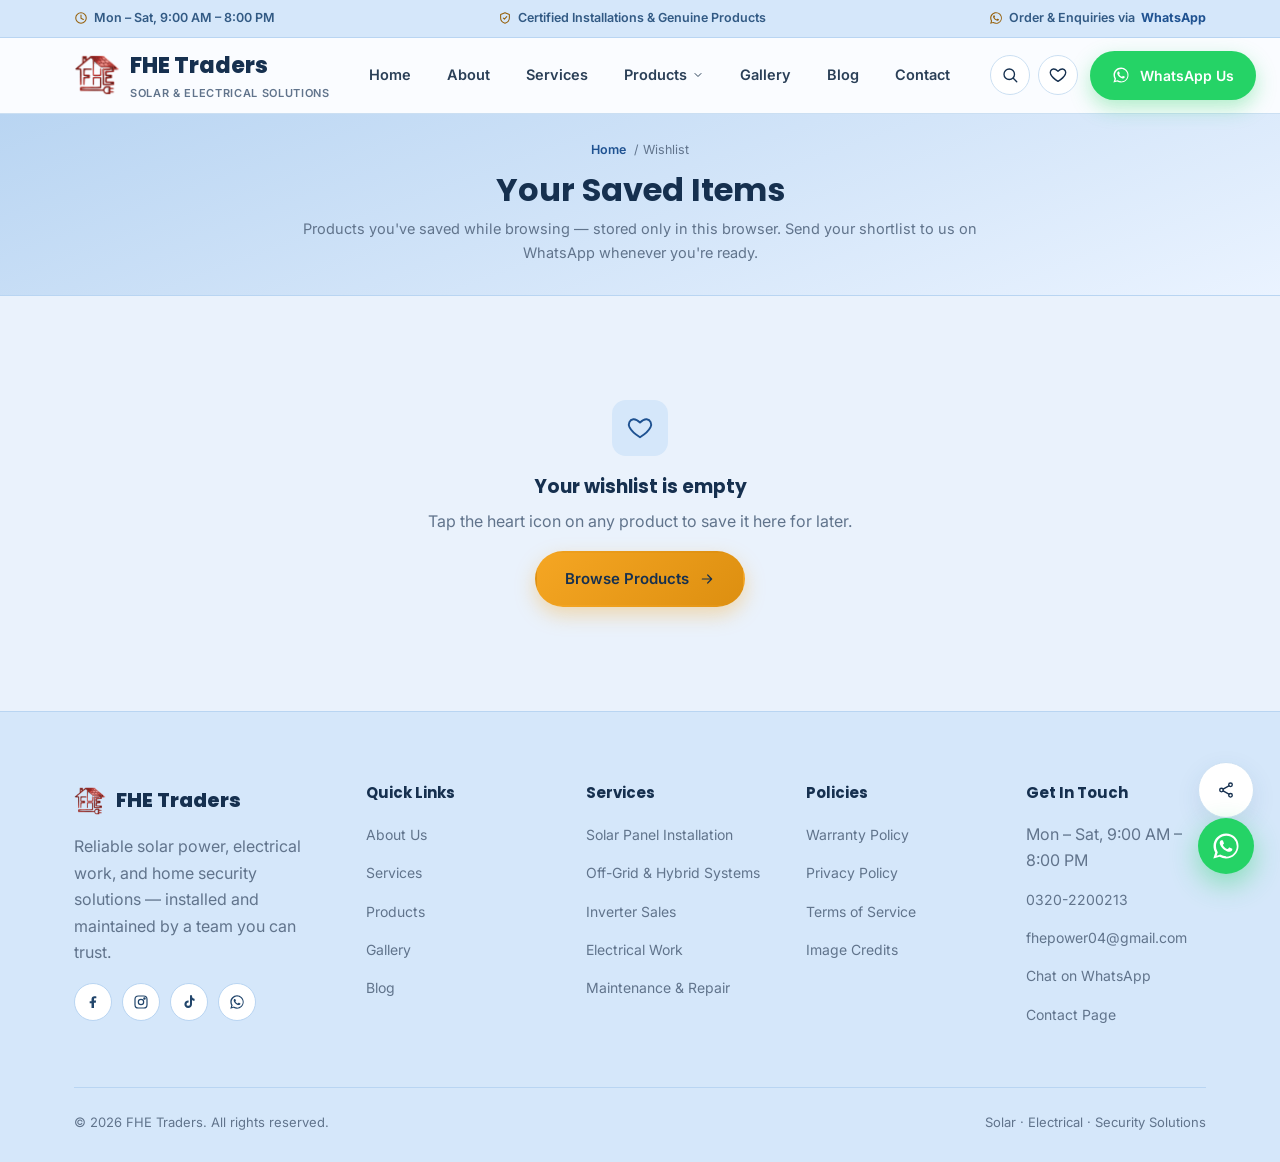
<file: wishlist.html>
<!doctype html>
<html lang="en">
<head>
<meta charset="UTF-8">
<meta name="viewport" content="width=device-width, initial-scale=1.0">
<title>Your Saved Items — FHE Traders</title>
<meta name="description" content="Products you've saved from FHE Traders. Send your shortlist to us on WhatsApp for a quote.">
<link rel="icon" type="image/png" href="images/site/favicon-32.png">
<link rel="preconnect" href="https://fonts.googleapis.com">
<link rel="preconnect" href="https://fonts.gstatic.com" crossorigin>
<link href="https://fonts.googleapis.com/css2?family=Inter:wght@400;500;600;700&family=Poppins:wght@600;700;800&display=swap" rel="stylesheet">
<link rel="stylesheet" href="css/style.css?v=20260926-photos">
</head>
<body>

<svg style="display:none" aria-hidden="true">
  <symbol id="icon-sun" viewBox="0 0 24 24" fill="none" stroke="currentColor" stroke-width="1.8" stroke-linecap="round" stroke-linejoin="round"><circle cx="12" cy="12" r="4.5"/><path d="M12 2v3M12 19v3M4.2 4.2l2.1 2.1M17.7 17.7l2.1 2.1M2 12h3M19 12h3M4.2 19.8l2.1-2.1M17.7 6.3l2.1-2.1"/></symbol>
  <symbol id="icon-panel" viewBox="0 0 24 24" fill="none" stroke="currentColor" stroke-width="1.8" stroke-linecap="round" stroke-linejoin="round"><rect x="3" y="4" width="18" height="13" rx="1.5"/><path d="M3 9.5h18M3 13.5h18M9 4v13M15 4v13"/><path d="M8 21h8M12 17v4"/></symbol>
  <symbol id="icon-battery" viewBox="0 0 24 24" fill="none" stroke="currentColor" stroke-width="1.8" stroke-linecap="round" stroke-linejoin="round"><rect x="2.5" y="7" width="16" height="10" rx="2"/><path d="M21.5 10v4"/><path d="M7 12h2.2L10.5 10 8.8 14 11 12H13"/></symbol>
  <symbol id="icon-zap" viewBox="0 0 24 24" fill="none" stroke="currentColor" stroke-width="1.8" stroke-linecap="round" stroke-linejoin="round"><path d="M13 2 4 14h6l-1 8 9-12h-6l1-8Z"/></symbol>
  <symbol id="icon-wrench" viewBox="0 0 24 24" fill="none" stroke="currentColor" stroke-width="1.8" stroke-linecap="round" stroke-linejoin="round"><path d="M14.7 6.3a4 4 0 0 0-5.4 5.4L3 18l3 3 6.3-6.3a4 4 0 0 0 5.4-5.4l-2.6 2.6-2-2 2.6-2.6Z"/></symbol>
  <symbol id="icon-shield" viewBox="0 0 24 24" fill="none" stroke="currentColor" stroke-width="1.8" stroke-linecap="round" stroke-linejoin="round"><path d="M12 3 4.5 6v6c0 4.5 3.2 7.7 7.5 9 4.3-1.3 7.5-4.5 7.5-9V6L12 3Z"/><path d="M9 12l2 2 4-4.5"/></symbol>
  <symbol id="icon-home" viewBox="0 0 24 24" fill="none" stroke="currentColor" stroke-width="1.8" stroke-linecap="round" stroke-linejoin="round"><path d="M3 11.5 12 4l9 7.5"/><path d="M5.5 10v9.5a1 1 0 0 0 1 1H10v-6h4v6h3.5a1 1 0 0 0 1-1V10"/></symbol>
  <symbol id="icon-headset" viewBox="0 0 24 24" fill="none" stroke="currentColor" stroke-width="1.8" stroke-linecap="round" stroke-linejoin="round"><path d="M4 13v-1a8 8 0 0 1 16 0v1"/><rect x="2.5" y="13" width="4" height="6" rx="1.5"/><rect x="17.5" y="13" width="4" height="6" rx="1.5"/><path d="M20 19v1a3 3 0 0 1-3 3h-3"/></symbol>
  <symbol id="icon-layers" viewBox="0 0 24 24" fill="none" stroke="currentColor" stroke-width="1.8" stroke-linecap="round" stroke-linejoin="round"><path d="m12 3 9 5-9 5-9-5 9-5Z"/><path d="m3 13 9 5 9-5"/></symbol>
  <symbol id="icon-clock" viewBox="0 0 24 24" fill="none" stroke="currentColor" stroke-width="1.8" stroke-linecap="round" stroke-linejoin="round"><circle cx="12" cy="12" r="9"/><path d="M12 7v5.5l4 2"/></symbol>
  <symbol id="icon-phone" viewBox="0 0 24 24" fill="none" stroke="currentColor" stroke-width="1.8" stroke-linecap="round" stroke-linejoin="round"><path d="M6 3h3l1.5 5-2.3 1.7a12.5 12.5 0 0 0 6.1 6.1L16 13.5l5 1.5v3a2 2 0 0 1-2.2 2A17 17 0 0 1 4 5.2 2 2 0 0 1 6 3Z"/></symbol>
  <symbol id="icon-mail" viewBox="0 0 24 24" fill="none" stroke="currentColor" stroke-width="1.8" stroke-linecap="round" stroke-linejoin="round"><rect x="2.5" y="5" width="19" height="14" rx="2"/><path d="m3 6.5 9 6.5 9-6.5"/></symbol>
  <symbol id="icon-whatsapp" viewBox="0 0 32 32" fill="currentColor"><path d="M16.02 2.67C8.65 2.67 2.67 8.65 2.67 16.02c0 2.5.68 4.85 1.86 6.87L2.5 29.33l6.6-1.98a13.3 13.3 0 0 0 6.92 1.9h.01c7.37 0 13.35-5.98 13.35-13.35 0-3.57-1.39-6.92-3.91-9.44a13.26 13.26 0 0 0-9.45-3.79Zm0 24.3h-.01a11.06 11.06 0 0 1-5.64-1.55l-.4-.24-3.92 1.18 1.19-3.82-.26-.4a11.06 11.06 0 0 1-1.7-5.92c0-6.12 4.98-11.1 11.11-11.1 2.97 0 5.76 1.16 7.85 3.26a11.02 11.02 0 0 1 3.25 7.85c0 6.13-4.98 11.11-11.1 11.11h.01v.01Zm6.08-8.32c-.33-.17-1.97-.97-2.28-1.08-.31-.11-.53-.17-.75.17-.22.33-.86 1.08-1.05 1.3-.19.22-.39.25-.72.08-.33-.17-1.4-.52-2.66-1.65-.98-.88-1.65-1.96-1.84-2.29-.19-.33-.02-.5.15-.67.15-.15.33-.39.5-.58.17-.19.22-.33.33-.55.11-.22.06-.42-.03-.58-.08-.17-.75-1.81-1.03-2.48-.27-.65-.55-.56-.75-.57h-.64c-.22 0-.58.08-.88.42-.3.33-1.16 1.13-1.16 2.76 0 1.63 1.19 3.2 1.36 3.42.17.22 2.34 3.57 5.67 5.01.79.34 1.41.55 1.89.7.79.25 1.51.21 2.08.13.63-.09 1.97-.8 2.24-1.58.28-.77.28-1.44.19-1.58-.08-.14-.3-.22-.63-.39Z"/></symbol>
  <symbol id="icon-facebook" viewBox="0 0 24 24" fill="currentColor"><path d="M13.5 21v-8h2.7l.4-3.1h-3.1V8c0-.9.25-1.5 1.55-1.5H17V3.7C16.6 3.65 15.5 3.5 14.2 3.5c-2.6 0-4.4 1.6-4.4 4.5v2.9H7v3.1h2.8V21h3.7Z"/></symbol>
  <symbol id="icon-tiktok" viewBox="0 0 24 24" fill="currentColor"><path d="M16.5 2h-3v13.2a2.6 2.6 0 1 1-2.1-2.55V9.6a5.7 5.7 0 1 0 5.1 5.67V8.9a6.5 6.5 0 0 0 3.9 1.28V7.1a3.6 3.6 0 0 1-3.9-3.6V2Z"/></symbol>
  <symbol id="icon-instagram" viewBox="0 0 24 24" fill="none" stroke="currentColor" stroke-width="1.8" stroke-linecap="round" stroke-linejoin="round"><rect x="3" y="3" width="18" height="18" rx="5"/><circle cx="12" cy="12" r="4"/><circle cx="17.2" cy="6.8" r="1"/></symbol>
  <symbol id="icon-arrow-right" viewBox="0 0 24 24" fill="none" stroke="currentColor" stroke-width="1.8" stroke-linecap="round" stroke-linejoin="round"><path d="M5 12h14M13 6l6 6-6 6"/></symbol>
  <symbol id="icon-check" viewBox="0 0 24 24" fill="none" stroke="currentColor" stroke-width="2" stroke-linecap="round" stroke-linejoin="round"><path d="M20 6 9 17l-5-5"/></symbol>
  <symbol id="icon-image" viewBox="0 0 24 24" fill="none" stroke="currentColor" stroke-width="1.8" stroke-linecap="round" stroke-linejoin="round"><rect x="3" y="4" width="18" height="16" rx="2"/><circle cx="8.5" cy="9.5" r="1.7"/><path d="m21 16-5.5-5.5L4 21"/></symbol>
  <symbol id="icon-award" viewBox="0 0 24 24" fill="none" stroke="currentColor" stroke-width="1.8" stroke-linecap="round" stroke-linejoin="round"><circle cx="12" cy="8.5" r="5.5"/><path d="m8.5 13.5-1.7 7 5.2-2.8 5.2 2.8-1.7-7"/></symbol>
  <symbol id="icon-tool-alt" viewBox="0 0 24 24" fill="none" stroke="currentColor" stroke-width="1.8" stroke-linecap="round" stroke-linejoin="round"><path d="M11 4a3 3 0 0 1 3.9 2.9c0 .4-.07.77-.2 1.1l6 6a2.1 2.1 0 0 1-3 3l-6-6a3 3 0 0 1-4-3.6L9.5 9.2 7.3 7 8 4.3 10 4Z"/></symbol>
  <symbol id="icon-search" viewBox="0 0 24 24" fill="none" stroke="currentColor" stroke-width="1.8" stroke-linecap="round" stroke-linejoin="round"><circle cx="11" cy="11" r="7"/><path d="m21 21-4.3-4.3"/></symbol>
  <symbol id="icon-heart" viewBox="0 0 24 24" fill="none" stroke="currentColor" stroke-width="1.8" stroke-linecap="round" stroke-linejoin="round"><path d="M12 20.5s-7.5-4.6-9.7-9.3C.8 7.8 2.4 4.5 5.8 4c2.1-.3 3.9.8 6.2 3 2.3-2.2 4.1-3.3 6.2-3 3.4.5 5 3.8 3.5 7.2C19.5 15.9 12 20.5 12 20.5Z"/></symbol>
  <symbol id="icon-chevron-down" viewBox="0 0 24 24" fill="none" stroke="currentColor" stroke-width="2" stroke-linecap="round" stroke-linejoin="round"><path d="m6 9 6 6 6-6"/></symbol>
  <symbol id="icon-x" viewBox="0 0 24 24" fill="none" stroke="currentColor" stroke-width="2" stroke-linecap="round" stroke-linejoin="round"><path d="M18 6 6 18M6 6l12 12"/></symbol>
  <symbol id="icon-arrow-up" viewBox="0 0 24 24" fill="none" stroke="currentColor" stroke-width="2" stroke-linecap="round" stroke-linejoin="round"><path d="M12 19V5M6 11l6-6 6 6"/></symbol>
  <symbol id="icon-plug" viewBox="0 0 24 24" fill="none" stroke="currentColor" stroke-width="1.8" stroke-linecap="round" stroke-linejoin="round"><path d="M9 2.5v5.5M15 2.5v5.5"/><path d="M6 8h12v2.8a6 6 0 0 1-12 0V8Z"/><path d="M12 16.8V21.5"/></symbol>
  <symbol id="icon-stand" viewBox="0 0 24 24" fill="none" stroke="currentColor" stroke-width="1.8" stroke-linecap="round" stroke-linejoin="round"><path d="M2.5 9.8 15 4.2l2.2 4.9L4.7 14.7 2.5 9.8Z"/><path d="M6.2 14V21M16 9.6V21M4 21h4.4M13.8 21h4.4"/></symbol>
  <symbol id="icon-gauge" viewBox="0 0 24 24" fill="none" stroke="currentColor" stroke-width="1.8" stroke-linecap="round" stroke-linejoin="round"><path d="M3.5 17.5a8.7 8.7 0 1 1 17 0"/><path d="M12 17.5 16.4 12"/><circle cx="12" cy="17.5" r="1.3"/><path d="M3.5 17.5h17"/></symbol>
  <symbol id="icon-fan" viewBox="0 0 24 24" fill="none" stroke="currentColor" stroke-width="1.8" stroke-linecap="round" stroke-linejoin="round"><circle cx="12" cy="12" r="1.8"/><path d="M12 10.2c1.6-2.6 1.5-5.4-.6-6.1-1.7-.6-3 .9-2.4 2.8.4 1.4 1.6 2.6 3 3.3Z"/><path d="M13.8 12c2.6 1.6 5.4 1.5 6.1-.6.6-1.7-.9-3-2.8-2.4-1.4.4-2.6 1.6-3.3 3Z"/><path d="M12 13.8c-1.6 2.6-1.5 5.4.6 6.1 1.7.6 3-.9 2.4-2.8-.4-1.4-1.6-2.6-3-3.3Z"/><path d="M10.2 12c-2.6-1.6-5.4-1.5-6.1.6-.6 1.7.9 3 2.8 2.4 1.4-.4 2.6-1.6 3.3-3Z"/></symbol>
  <symbol id="icon-cable" viewBox="0 0 24 24" fill="none" stroke="currentColor" stroke-width="1.8" stroke-linecap="round" stroke-linejoin="round"><circle cx="12" cy="12" r="8.6"/><circle cx="12" cy="12" r="3.2"/><path d="M12 3.4v5.4M12 15.2v5.4M3.4 12h5.4M15.2 12h5.4"/></symbol>
  <symbol id="icon-bulb" viewBox="0 0 24 24" fill="none" stroke="currentColor" stroke-width="1.8" stroke-linecap="round" stroke-linejoin="round"><path d="M9.2 18.2h5.6M10.4 21h3.2"/><path d="M12 2.5a6.5 6.5 0 0 0-3.9 11.7c.5.4.9 1 .9 1.7v.3h6v-.3c0-.7.4-1.3.9-1.7A6.5 6.5 0 0 0 12 2.5Z"/></symbol>
  <symbol id="icon-share" viewBox="0 0 24 24" fill="none" stroke="currentColor" stroke-width="1.8" stroke-linecap="round" stroke-linejoin="round"><circle cx="18" cy="5" r="2.4"/><circle cx="6" cy="12" r="2.4"/><circle cx="18" cy="19" r="2.4"/><path d="m8.2 10.8 7.6-4.4M8.2 13.2l7.6 4.4"/></symbol>
</svg>

<div class="utility-bar">
  <div class="container">
    <div class="utility-item"><svg width="14" height="14"><use href="#icon-clock"/></svg> Mon &ndash; Sat, 9:00 AM &ndash; 8:00 PM</div>
    <div class="utility-item"><svg width="14" height="14"><use href="#icon-shield"/></svg> Certified Installations &amp; Genuine Products</div>
    <div class="utility-item"><svg width="14" height="14"><use href="#icon-whatsapp"/></svg> Order &amp; Enquiries via <a href="#" data-whatsapp data-msg="Hi FHE Traders, I'd like to get in touch.">WhatsApp</a></div>
  </div>
</div>

<header class="site-header">
  <div class="container">
    <a href="index.html" class="logo">
      <span class="logo-mark"><img src="images/site/logo-mark.png" alt="" width="46" height="46" decoding="async"></span>
      <span>FHE Traders<small>Solar &amp; Electrical Solutions</small></span>
    </a>
    <nav class="main-nav">
      <a href="index.html">Home</a>
      <a href="about.html">About</a>
      <a href="services.html">Services</a>
      <div class="nav-dropdown" id="categories-dropdown">
        <a href="products.html">Products <span class="chev-btn" aria-hidden="true"><svg class="chev" width="12" height="12"><use href="#icon-chevron-down"/></svg></span></a>
        <div class="nav-dropdown-panel">
          <a href="products.html#solar-panels" class="nav-dropdown-item cat-solar"><svg><use href="#icon-panel"/></svg> Solar Panels</a>
          <a href="products.html#solar-stands" class="nav-dropdown-item cat-stands"><svg><use href="#icon-stand"/></svg> Solar Stands</a>
          <a href="products.html#inverters" class="nav-dropdown-item cat-inverter"><svg><use href="#icon-zap"/></svg> Inverters</a>
          <a href="products.html#batteries" class="nav-dropdown-item cat-battery"><svg><use href="#icon-battery"/></svg> Lithium Batteries</a>
          <a href="products.html#vfd" class="nav-dropdown-item cat-vfd"><svg><use href="#icon-gauge"/></svg> VFD Drives</a>
          <a href="products.html#fans" class="nav-dropdown-item cat-fans"><svg><use href="#icon-fan"/></svg> Fans</a>
          <a href="products.html#lighting" class="nav-dropdown-item cat-lighting"><svg><use href="#icon-bulb"/></svg> Lighting</a>
          <a href="products.html#fittings" class="nav-dropdown-item cat-fittings"><svg><use href="#icon-plug"/></svg> Electrical Fittings</a>
          <a href="products.html#wiring" class="nav-dropdown-item cat-wiring"><svg><use href="#icon-cable"/></svg> Wiring &amp; Cables</a>
          <a href="products.html#distribution" class="nav-dropdown-item cat-distribution"><svg><use href="#icon-layers"/></svg> Distribution &amp; Breakers</a>
          <a href="products.html#security" class="nav-dropdown-item cat-security"><svg><use href="#icon-shield"/></svg> Security Systems</a>
          <a href="products.html#appliances" class="nav-dropdown-item cat-appliances"><svg><use href="#icon-home"/></svg> Home Appliances</a>
          <a href="products.html" class="nav-dropdown-item view-all">View All Products <svg width="14" height="14"><use href="#icon-arrow-right"/></svg></a>

        </div>
      </div>
      <a href="gallery.html">Gallery</a>
      <a href="blog.html">Blog</a>
      <a href="contact.html">Contact</a>
    </nav>
    <div class="header-actions">
      <button class="icon-btn" id="search-toggle-btn" aria-label="Search products"><svg width="18" height="18"><use href="#icon-search"/></svg></button>
      <a href="wishlist.html" class="icon-btn" id="wishlist-header-btn" aria-label="Wishlist">
        <svg width="18" height="18"><use href="#icon-heart"/></svg>
        <span class="icon-badge-count" id="wishlist-count" hidden>0</span>
      </a>
      <a href="#" class="btn btn-whatsapp btn-sm" data-whatsapp data-msg="Hi FHE Traders, I'd like to get a quote.">
        <svg width="18" height="18"><use href="#icon-whatsapp"/></svg><span class="label">WhatsApp Us</span>
      </a>
      <button class="nav-toggle" aria-label="Toggle menu"><span></span><span></span><span></span></button>
    </div>
  </div>
  <div class="search-panel" id="search-panel">
    <div class="container">
      <div class="search-input-wrap">
        <svg class="search-icon" width="18" height="18"><use href="#icon-search"/></svg>
        <input type="text" id="search-input" placeholder="Search products (e.g. inverter, battery, solar panel)..." autocomplete="off">
      </div>
      <div class="search-results" id="search-results"></div>
    </div>
  </div>
</header>

<main>

  <section class="page-hero">
    <div class="container">
      <div class="breadcrumb"><a href="index.html">Home</a> / Wishlist</div>
      <h1>Your Saved Items</h1>
      <p>Products you've saved while browsing — stored only in this browser. Send your shortlist to us on WhatsApp whenever you're ready.</p>
    </div>
  </section>

  <section class="section">
    <div class="container">

      <div id="wishlist-empty" style="text-align:center; padding:40px 20px;" hidden>
        <div class="icon-badge navy" style="margin:0 auto 20px;"><svg width="26" height="26"><use href="#icon-heart"/></svg></div>
        <h3>Your wishlist is empty</h3>
        <p>Tap the heart icon on any product to save it here for later.</p>
        <a href="products.html" class="btn btn-primary">Browse Products <svg width="16" height="16"><use href="#icon-arrow-right"/></svg></a>
      </div>

      <div id="wishlist-content" hidden>
        <div style="display:flex; justify-content:flex-end; margin-bottom:20px;">
          <a href="#" id="wishlist-bulk-whatsapp" class="btn btn-whatsapp" data-whatsapp>
            <svg width="18" height="18"><use href="#icon-whatsapp"/></svg> Enquire About These on WhatsApp
          </a>
        </div>
        <div class="grid grid-4" id="wishlist-grid"></div>
      </div>

    </div>
  </section>

</main>

<footer class="site-footer">
  <div class="container">
    <div class="footer-grid">
      <div>
        <div class="footer-logo"><img src="images/site/logo-mark.png" alt="" width="32" height="32" loading="lazy" decoding="async"> FHE Traders</div>
        <p>Reliable solar power, electrical work, and home security solutions — installed and maintained by a team you can trust.</p>
        <div class="footer-social">
          <a href="#" aria-label="Facebook"><svg width="16" height="16"><use href="#icon-facebook"/></svg></a>
          <a href="https://www.instagram.com/futurehomeelect24/" target="_blank" rel="noopener" aria-label="Instagram"><svg width="16" height="16"><use href="#icon-instagram"/></svg></a>
          <a href="https://www.tiktok.com/@fhesolar24" target="_blank" rel="noopener" aria-label="TikTok"><svg width="16" height="16"><use href="#icon-tiktok"/></svg></a>
          <a href="#" data-whatsapp data-msg="Hi FHE Traders, I'd like to know more." aria-label="WhatsApp"><svg width="16" height="16"><use href="#icon-whatsapp"/></svg></a>
        </div>
      </div>
      <div class="footer-col">
        <h4>Quick Links</h4>
        <ul>
          <li><a href="about.html">About Us</a></li>
          <li><a href="services.html">Services</a></li>
          <li><a href="products.html">Products</a></li>
          <li><a href="gallery.html">Gallery</a></li>
          <li><a href="blog.html">Blog</a></li>
        </ul>
      </div>
      <div class="footer-col">
        <h4>Services</h4>
        <ul>
          <li><a href="services.html">Solar Panel Installation</a></li>
          <li><a href="services.html">Off-Grid &amp; Hybrid Systems</a></li>
          <li><a href="services.html">Inverter Sales</a></li>
          <li><a href="services.html">Electrical Work</a></li>
          <li><a href="services.html">Maintenance &amp; Repair</a></li>
        </ul>
      </div>
      <div class="footer-col">
        <h4>Policies</h4>
        <ul>
          <li><a href="warranty-policy.html">Warranty Policy</a></li>
          <li><a href="privacy-policy.html">Privacy Policy</a></li>
          <li><a href="terms-of-service.html">Terms of Service</a></li>
          <li><a href="image-credits.html">Image Credits</a></li>
        </ul>
      </div>
      <div class="footer-col">
        <h4>Get In Touch</h4>
        <ul>
          <li>Mon – Sat, 9:00 AM – 8:00 PM</li>
          <li><a href="tel:+923202200213">0320-2200213</a></li>
          <li><a href="mailto:fhepower04@gmail.com">fhepower04@gmail.com</a></li>
          <li><a href="#" data-whatsapp data-msg="Hi FHE Traders, I'd like to get in touch.">Chat on WhatsApp</a></li>
          <li><a href="contact.html">Contact Page</a></li>
        </ul>
      </div>
    </div>
    <div class="footer-bottom">
      <span>© <span data-year></span> FHE Traders. All rights reserved.</span>
      <span>Solar · Electrical · Security Solutions</span>
    </div>
  </div>
</footer>

<div class="side-toolbar">
  <button data-share aria-label="Share this page"><svg width="18" height="18"><use href="#icon-share"/></svg></button>
  <button data-scroll-top aria-label="Scroll to top"><svg width="18" height="18"><use href="#icon-arrow-up"/></svg></button>
</div>

<a href="#" class="wa-float" data-whatsapp data-msg="Hi FHE Traders, I'd like to enquire." aria-label="Chat on WhatsApp"><svg><use href="#icon-whatsapp"/></svg></a>

<script src="js/products-data.js?v=20260926-photos"></script>
<script src="js/wishlist.js?v=20260926-photos"></script>
<script src="js/search.js?v=20260926-photos"></script>
<script>
  document.addEventListener("DOMContentLoaded", () => {
    const ids = getWishlist();
    const empty = document.getElementById("wishlist-empty");
    const content = document.getElementById("wishlist-content");
    const grid = document.getElementById("wishlist-grid");
    const bulkBtn = document.getElementById("wishlist-bulk-whatsapp");

    // findProduct() maps ids saved before the per-brand split onto today's
    // cards; saving the result back means Remove acts on the id it shows.
    const items = ids.map(findProduct).filter((p, i, all) => p && all.indexOf(p) === i);
    const liveIds = items.map((p) => p.id);
    if (liveIds.join() !== ids.join()) saveWishlist(liveIds);

    const esc = (str) => String(str).replace(/&/g, "&amp;").replace(/</g, "&lt;")
      .replace(/>/g, "&gt;").replace(/"/g, "&quot;");

    if (items.length === 0) {
      empty.hidden = false;
      content.hidden = true;
      return;
    }

    empty.hidden = true;
    content.hidden = false;

    bulkBtn.setAttribute("data-msg", "Hi FHE Traders, I'd like to enquire about these saved items:\n" + items.map((p) => "- " + p.name).join("\n"));

    grid.innerHTML = items.map((p) => `
      <div class="product-card" data-category="${p.category}">
        <div class="product-thumb${p.image ? " has-photo" : ""}">
          ${p.badge ? `<span class="product-badge badge-${p.badge}">${p.badge === "new" ? "New" : "Popular"}</span>` : ""}
          ${p.image ? `<img src="${esc(p.image)}" alt="${esc(p.name)}" loading="lazy" decoding="async" onerror="this.classList.add('img-failed');this.parentNode.classList.remove('has-photo');">` : ""}
          <svg><use href="#${p.icon}"/></svg>
        </div>
        <div class="product-body">
          <h3>${esc(p.name)}</h3>
          <p>${esc(p.shortDesc)}</p>
          <div style="display:flex; gap:8px;">
            <a href="product.html?id=${encodeURIComponent(p.id)}" class="btn btn-outline-dark btn-sm" style="flex:1;">Details</a>
            <button class="btn btn-outline-dark btn-sm" style="flex:0 0 auto;" onclick="toggleWishlist('${p.id}'); location.reload();" aria-label="Remove from wishlist">
              <svg width="16" height="16"><use href="#icon-x"/></svg>
            </button>
          </div>
        </div>
      </div>
    `).join("");
  });
</script>
<script src="js/config.js?v=20260926-photos"></script>
<script src="js/main.js?v=20260926-photos"></script>
</body>
</html>
</file>
<file: css/style.css>
/* ==========================================================================
   FHE Traders — Design System
   ========================================================================== */

:root {
  /* Ink — headings, copy and fine detail. Dark enough to read on the light
     surfaces below, never used as a page background any more. */
  --ink-900: #16304f;
  --ink-800: #21456b;
  --ink-700: #325a84;
  --ink-600: #47739f;

  /* Sky — the light surface family the whole site now sits on. 50/100/200 are
     backgrounds, 500/600/700 are fills and interactive states. */
  --sky-50:  #eaf3ff;
  --sky-100: #d5e7fa;
  --sky-200: #b9d5f2;
  --sky-300: #96bfe9;
  --sky-500: #4a8ed6;
  --sky-600: #2f6cb0;
  --sky-700: #1f5291;

  /* Amber stays the brand accent. 500/600 are fills, 700 is the text-safe
     shade — amber now lands on white instead of navy, so labels need it. */
  --amber-500: #f5a623;
  --amber-600: #dd8f10;
  --amber-700: #96600a;
  --amber-100: #fff4e0;

  --green-600: #16a34a;
  --green-700: #128a3e;
  --wa-green: #25d366;
  --wa-green-dark: #1ebe57;

  --bg: #eaf2fc;
  --surface: #ffffff;
  --text: #2a3f57;
  --text-muted: #61748c;
  --border: #cbdff2;

  --cat-solar-1: #f7b733; --cat-solar-2: #c9860a;
  --cat-inverter-1: #2f7bf6; --cat-inverter-2: #1a4fc4;
  --cat-battery-1: #22c55e; --cat-battery-2: #0f8a3e;
  --cat-distribution-1: #a855f7; --cat-distribution-2: #6d28d9;
  --cat-security-1: #f0384a; --cat-security-2: #b91c2c;
  --cat-appliances-1: #14b8a6; --cat-appliances-2: #0d7d70;
  --cat-fittings-1: #6366f1; --cat-fittings-2: #4338ca;
  --cat-stands-1: #78909c; --cat-stands-2: #455a64;
  --cat-vfd-1: #fb923c; --cat-vfd-2: #c2410c;
  --cat-fans-1: #22d3ee; --cat-fans-2: #0e7490;
  --cat-wiring-1: #d97706; --cat-wiring-2: #92400e;
  --cat-lighting-1: #facc15; --cat-lighting-2: #a16207;

  --red-600: #e11d2f;

  --fab-size: 56px;   /* diameter of every floating action button */

  --radius-sm: 8px;
  --radius-md: 14px;
  --radius-lg: 22px;
  --shadow-sm: 0 2px 8px rgba(38, 74, 117, 0.07);
  --shadow-md: 0 8px 24px rgba(38, 74, 117, 0.10);
  --shadow-lg: 0 20px 48px rgba(38, 74, 117, 0.14);

  --container: 1180px;
  --header-h: 76px;
}

/* ---------- Reset ---------- */
* , *::before, *::after { box-sizing: border-box; }
html { scroll-behavior: smooth; }
body {
  margin: 0;
  font-family: 'Inter', -apple-system, BlinkMacSystemFont, 'Segoe UI', sans-serif;
  color: var(--text);
  background: var(--bg);
  line-height: 1.65;
  -webkit-font-smoothing: antialiased;
}
h1, h2, h3, h4 {
  font-family: 'Poppins', 'Inter', sans-serif;
  color: var(--ink-900);
  line-height: 1.22;
  margin: 0 0 0.5em;
  font-weight: 700;
}
p { margin: 0 0 1em; color: var(--text-muted); }
a { text-decoration: none; color: inherit; }
ul { list-style: none; margin: 0; padding: 0; }
img { max-width: 100%; display: block; }
/* These `display: block` rules outrank the browser's own [hidden] style, so a
   hidden <img>/<svg> would still render — as an empty white plate on a product
   with no photo yet. Put the hiding back. */
img[hidden], svg[hidden] { display: none; }
button { font-family: inherit; cursor: pointer; }
svg { display: block; }

.container {
  width: 100%;
  max-width: var(--container);
  margin: 0 auto;
  padding: 0 24px;
}

.section { padding: 64px 0; }
.section-top-tight { padding-top: 26px; }
.section-tight { padding: 44px 0; }
.section-alt { background: var(--surface); }

.eyebrow {
  display: inline-flex;
  align-items: center;
  gap: 8px;
  font-size: 13px;
  font-weight: 700;
  letter-spacing: 0.08em;
  text-transform: uppercase;
  color: var(--amber-600);
  background: var(--amber-100);
  padding: 6px 14px;
  border-radius: 999px;
  margin-bottom: 16px;
}

.section-head {
  max-width: 640px;
  margin: 0 auto 34px;
  text-align: center;
}
.section-head h2 { font-size: clamp(28px, 4vw, 38px); }
.section-head p { font-size: 17px; }

/* ---------- Buttons ---------- */
.btn {
  display: inline-flex;
  align-items: center;
  justify-content: center;
  gap: 10px;
  padding: 14px 28px;
  border-radius: 999px;
  font-weight: 600;
  font-size: 15px;
  border: 2px solid transparent;
  transition: transform 0.18s ease, box-shadow 0.18s ease, background 0.18s ease, color 0.18s ease;
  white-space: nowrap;
}
.btn:hover { transform: translateY(-2px); }
.btn-primary { background: linear-gradient(135deg, var(--amber-500), var(--amber-600)); color: var(--ink-900); box-shadow: 0 8px 20px rgba(245,166,35,0.35); }
.btn-primary:hover { background: linear-gradient(135deg, var(--amber-600), var(--amber-600)); box-shadow: 0 10px 26px rgba(245,166,35,0.5); }
.btn-outline { background: var(--surface); border-color: var(--sky-300); color: var(--ink-800); }
.btn-outline:hover { background: var(--sky-100); border-color: var(--sky-500); }
.btn-outline-dark { background: var(--surface); border-color: var(--sky-300); color: var(--ink-800); }
.btn-outline-dark:hover { background: var(--sky-600); border-color: var(--sky-600); color: #fff; }
.btn-whatsapp {
  background: var(--wa-green);
  color: #fff;
  box-shadow: 0 8px 20px rgba(37, 211, 102, 0.35);
}
.btn-whatsapp:hover { background: var(--wa-green-dark); }
.btn-block { width: 100%; }
.btn-sm { padding: 10px 20px; font-size: 14px; }

/* ---------- Utility bar ---------- */
.utility-bar {
  background: var(--sky-100);
  color: var(--ink-700);
  border-bottom: 1px solid var(--sky-200);
  font-size: 12.5px;
  font-weight: 600;
}
.utility-bar .container {
  display: flex;
  align-items: center;
  justify-content: space-between;
  gap: 16px;
  padding-top: 8px;
  padding-bottom: 8px;
  flex-wrap: wrap;
}
.utility-bar .utility-item { display: flex; align-items: center; gap: 6px; white-space: nowrap; }
.utility-bar .utility-item svg { color: var(--amber-700); flex-shrink: 0; }
.utility-bar a { color: var(--sky-700); font-weight: 700; }
.utility-bar a:hover { color: var(--amber-700); }

/* ---------- Header ---------- */
.site-header {
  position: sticky;
  top: 0;
  z-index: 500;
  background: rgba(252, 253, 255, 0.90);
  backdrop-filter: blur(10px);
  border-bottom: 1px solid var(--border);
  height: var(--header-h);
}
.site-header .container {
  height: 100%;
  display: flex;
  align-items: center;
  justify-content: space-between;
  gap: 24px;
}
.logo {
  display: flex;
  align-items: center;
  gap: 10px;
  font-family: 'Poppins', sans-serif;
  font-weight: 800;
  font-size: 22px;
  color: var(--ink-900);
  flex-shrink: 0;
}
.logo .logo-mark {
  width: 46px;
  height: 46px;
  display: flex;
  align-items: center;
  justify-content: center;
  flex-shrink: 0;
}
.logo .logo-mark img { width: 100%; height: 100%; object-fit: contain; }
.logo small {
  display: block;
  font-family: 'Inter', sans-serif;
  font-weight: 600;
  font-size: 11px;
  letter-spacing: 0.06em;
  text-transform: uppercase;
  color: var(--text-muted);
}

.main-nav { display: flex; align-items: center; gap: 4px; }
.main-nav a {
  padding: 10px 16px;
  border-radius: 999px;
  font-weight: 600;
  font-size: 14.5px;
  color: var(--text);
  transition: background 0.15s ease, color 0.15s ease;
}
.main-nav a:hover, .main-nav a.active { background: var(--sky-100); color: var(--sky-700); }

.header-actions { display: flex; align-items: center; gap: 8px; flex-shrink: 0; }
.header-actions .btn-whatsapp { padding: 11px 20px; font-size: 14px; margin-left: 4px; }

.icon-btn {
  position: relative;
  width: 40px;
  height: 40px;
  border-radius: 50%;
  border: 1px solid var(--border);
  background: var(--surface);
  color: var(--ink-900);
  display: flex;
  align-items: center;
  justify-content: center;
  flex-shrink: 0;
  transition: all 0.15s ease;
}
.icon-btn:hover { border-color: var(--amber-500); background: var(--amber-100); }
.icon-btn.active { background: var(--sky-600); border-color: var(--sky-600); color: #fff; }
.icon-badge-count {
  position: absolute;
  top: -4px;
  right: -4px;
  min-width: 18px;
  height: 18px;
  padding: 0 4px;
  border-radius: 999px;
  background: var(--red-600);
  color: #fff;
  font-size: 10.5px;
  font-weight: 800;
  display: flex;
  align-items: center;
  justify-content: center;
  line-height: 1;
}
.icon-badge-count[hidden] { display: none; }

/* ---------- Nav dropdown (Categories mega-menu) ---------- */
.nav-dropdown { position: relative; }
.nav-dropdown > a { display: flex; align-items: center; gap: 5px; }
.nav-dropdown > a svg.chev { width: 12px; height: 12px; transition: transform 0.15s ease; }
.nav-dropdown > a .chev-btn { display: inline-flex; align-items: center; }
.nav-dropdown-panel {
  position: absolute;
  top: calc(100% + 10px);
  left: 50%;
  background: var(--surface);
  border: 1px solid var(--border);
  border-radius: var(--radius-md);
  box-shadow: var(--shadow-lg);
  padding: 12px;
  display: grid;
  grid-template-columns: repeat(2, 1fr);
  gap: 4px;
  width: 460px;
  opacity: 0;
  visibility: hidden;
  transform: translateX(-50%) translateY(6px);
  transition: opacity 0.15s ease, transform 0.15s ease, visibility 0.15s;
  z-index: 400;
}
.nav-dropdown:hover .nav-dropdown-panel,
.nav-dropdown.open .nav-dropdown-panel {
  opacity: 1;
  visibility: visible;
  transform: translateX(-50%) translateY(0);
}
.nav-dropdown:hover > a svg.chev, .nav-dropdown.open > a svg.chev { transform: rotate(180deg); }
.nav-dropdown-item {
  display: flex;
  align-items: center;
  gap: 10px;
  padding: 10px 12px;
  border-radius: var(--radius-sm);
  font-weight: 600;
  font-size: 13.5px;
  color: var(--text);
}
.nav-dropdown-item:hover { background: var(--bg); }
.nav-dropdown-item svg { width: 18px; height: 18px; flex-shrink: 0; }
.nav-dropdown-item.cat-solar svg { color: var(--cat-solar-2); }
.nav-dropdown-item.cat-inverter svg { color: var(--cat-inverter-2); }
.nav-dropdown-item.cat-battery svg { color: var(--cat-battery-2); }
.nav-dropdown-item.cat-distribution svg { color: var(--cat-distribution-2); }
.nav-dropdown-item.cat-security svg { color: var(--cat-security-2); }
.nav-dropdown-item.cat-appliances svg { color: var(--cat-appliances-2); }
.nav-dropdown-item.cat-fittings svg { color: var(--cat-fittings-2); }
.nav-dropdown-item.cat-stands svg { color: var(--cat-stands-2); }
.nav-dropdown-item.cat-vfd svg { color: var(--cat-vfd-2); }
.nav-dropdown-item.cat-fans svg { color: var(--cat-fans-2); }
.nav-dropdown-item.cat-wiring svg { color: var(--cat-wiring-2); }
.nav-dropdown-item.cat-lighting svg { color: var(--cat-lighting-2); }
.nav-dropdown-item.view-all { grid-column: 1 / -1; justify-content: center; background: var(--bg); margin-top: 4px; }

/* ---------- Search ---------- */
.search-panel {
  position: absolute;
  top: 100%;
  left: 0;
  right: 0;
  background: var(--surface);
  border-bottom: 1px solid var(--border);
  box-shadow: var(--shadow-lg);
  padding: 18px 0 22px;
  opacity: 0;
  visibility: hidden;
  transform: translateY(-8px);
  transition: opacity 0.15s ease, transform 0.15s ease, visibility 0.15s;
  z-index: 450;
}
.search-panel.active { opacity: 1; visibility: visible; transform: translateY(0); }
.search-input-wrap { position: relative; }
.search-input-wrap svg.search-icon { position: absolute; left: 16px; top: 50%; transform: translateY(-50%); color: var(--text-muted); }
.search-input-wrap input {
  width: 100%;
  padding: 14px 16px 14px 46px;
  border-radius: 999px;
  border: 1.5px solid var(--border);
  font-size: 15px;
  font-family: inherit;
  background: var(--bg);
}
.search-input-wrap input:focus { outline: none; border-color: var(--amber-500); }
.search-results { margin-top: 14px; max-height: 360px; overflow-y: auto; display: grid; gap: 4px; }
.search-result-item {
  display: flex;
  align-items: center;
  gap: 12px;
  padding: 10px 12px;
  border-radius: var(--radius-sm);
}
.search-result-item:hover { background: var(--bg); }
.search-result-thumb {
  width: 38px; height: 38px; border-radius: 9px;
  display: flex; align-items: center; justify-content: center;
  color: #fff; flex-shrink: 0;
}
.search-result-thumb svg { width: 20px; height: 20px; }
.search-result-thumb.cat-solar-panels { background: linear-gradient(135deg, var(--cat-solar-1), var(--cat-solar-2)); }
.search-result-thumb.cat-inverters { background: linear-gradient(135deg, var(--cat-inverter-1), var(--cat-inverter-2)); }
.search-result-thumb.cat-batteries { background: linear-gradient(135deg, var(--cat-battery-1), var(--cat-battery-2)); }
.search-result-thumb.cat-distribution { background: linear-gradient(135deg, var(--cat-distribution-1), var(--cat-distribution-2)); }
.search-result-thumb.cat-security { background: linear-gradient(135deg, var(--cat-security-1), var(--cat-security-2)); }
.search-result-thumb.cat-appliances { background: linear-gradient(135deg, var(--cat-appliances-1), var(--cat-appliances-2)); }
.search-result-thumb.cat-fittings { background: linear-gradient(135deg, var(--cat-fittings-1), var(--cat-fittings-2)); }
.search-result-thumb.cat-solar-stands { background: linear-gradient(135deg, var(--cat-stands-1), var(--cat-stands-2)); }
.search-result-thumb.cat-vfd { background: linear-gradient(135deg, var(--cat-vfd-1), var(--cat-vfd-2)); }
.search-result-thumb.cat-fans { background: linear-gradient(135deg, var(--cat-fans-1), var(--cat-fans-2)); }
.search-result-thumb.cat-wiring { background: linear-gradient(135deg, var(--cat-wiring-1), var(--cat-wiring-2)); }
.search-result-thumb.cat-lighting { background: linear-gradient(135deg, var(--cat-lighting-1), var(--cat-lighting-2)); }
.search-result-name { font-weight: 700; font-size: 13.5px; color: var(--ink-900); }
.search-result-cat { font-size: 12px; color: var(--text-muted); text-transform: capitalize; }
.search-empty { padding: 20px; text-align: center; color: var(--text-muted); font-size: 14px; }

/* ---------- Floating side toolbar (share / scroll-to-top) ---------- */
/* Floating action stack. Sits directly on top of the WhatsApp button so the
   three controls read as one connected column: same diameter, no gaps. */
.side-toolbar {
  position: fixed;
  bottom: calc(26px + var(--fab-size));   /* flush on top of .wa-float */
  right: 26px;
  z-index: 590;
  display: flex;
  flex-direction: column;
  gap: 0;
}
.side-toolbar button {
  width: var(--fab-size); height: var(--fab-size);
  border-radius: 50%;
  background: var(--surface);
  border: 1px solid var(--border);
  color: var(--ink-900);
  display: flex; align-items: center; justify-content: center;
  box-shadow: var(--shadow-md);
  pointer-events: auto;
  transition: background 0.2s ease, border-color 0.2s ease;
}
/* Hidden buttons are removed from layout, not just faded — otherwise the
   scroll-top button (hidden until you scroll) leaves a hole in the stack. */
.side-toolbar button:not(.visible) { display: none; }
.side-toolbar button:hover { background: var(--amber-100); border-color: var(--amber-500); }

.nav-toggle {
  display: none;
  width: 42px;
  height: 42px;
  border-radius: 10px;
  border: 1px solid var(--border);
  background: var(--surface);
  align-items: center;
  justify-content: center;
  flex-direction: column;
  gap: 4px;
}
.nav-toggle span { width: 20px; height: 2px; background: var(--ink-900); border-radius: 2px; transition: all 0.2s ease; }
.nav-toggle.active span:nth-child(1) { transform: translateY(6px) rotate(45deg); }
.nav-toggle.active span:nth-child(2) { opacity: 0; }
.nav-toggle.active span:nth-child(3) { transform: translateY(-6px) rotate(-45deg); }

/* ---------- Hero ---------- */
.hero {
  position: relative;
  overflow: hidden;
  background: radial-gradient(1200px 600px at 85% -10%, rgba(245,166,35,0.22), transparent 62%),
              linear-gradient(160deg, var(--sky-200) 0%, var(--sky-100) 52%, var(--sky-50) 100%);
  color: var(--text);
  padding: 96px 0 110px;
}
.hero h1 { color: var(--ink-900); font-size: clamp(34px, 5vw, 54px); }
.hero h1 .accent { color: var(--amber-700); }
.hero .eyebrow { margin-bottom: 18px; }
.hero p.lead { color: var(--text-muted); font-size: 16.5px; max-width: 640px; margin: 0 auto; }
.hero-actions { display: flex; gap: 14px; flex-wrap: wrap; margin-top: 32px; }
.hero .hero-actions { justify-content: center; margin-top: 30px; }

/* ---------- Feature / Icon Cards ---------- */
.grid { display: grid; gap: 20px; }
.grid-3 { grid-template-columns: repeat(3, 1fr); }
.grid-4 { grid-template-columns: repeat(4, 1fr); }
.grid-2 { grid-template-columns: repeat(2, 1fr); }

.card {
  background: var(--surface);
  border: 1px solid var(--border);
  border-radius: var(--radius-md);
  padding: 32px 28px;
  transition: transform 0.2s ease, box-shadow 0.2s ease, border-color 0.2s ease;
}
.card:hover { transform: translateY(-6px); box-shadow: var(--shadow-md); border-color: transparent; }

.icon-badge {
  width: 56px;
  height: 56px;
  border-radius: 14px;
  background: var(--amber-100);
  color: var(--amber-700);
  display: flex;
  align-items: center;
  justify-content: center;
  margin-bottom: 20px;
}
.icon-badge.navy { background: var(--sky-100); color: var(--sky-700); }

.feature-card h3 { font-size: 19px; margin-bottom: 8px; }
.feature-card p { font-size: 14.5px; margin-bottom: 0; }

/* ---------- Service Cards (Home preview + Services page) ---------- */
.service-card { display: flex; flex-direction: column; height: 100%; }
.service-card .icon-badge { margin-bottom: 18px; }
.service-card h3 { font-size: 20px; }
.service-card p { flex-grow: 1; }
.service-card .btn { align-self: flex-start; margin-top: 12px; }
.service-tag {
  display: inline-block;
  font-size: 12px;
  font-weight: 700;
  color: var(--green-600);
  background: rgba(22,163,74,0.1);
  padding: 4px 10px;
  border-radius: 999px;
  margin-bottom: 14px;
  width: fit-content;
}

/* ---------- Product Grid ---------- */
.filter-bar {
  display: flex;
  flex-wrap: wrap;
  gap: 6px;
  justify-content: center;
  margin-bottom: 16px;
}
/* Compact chips so all thirteen categories fit without clipping any of them.
   An earlier single scrolling row hid the last few with no affordance —
   wrapping is better here: a filter set should show every option at once. */
.filter-bar .filter-btn { flex: 0 0 auto; white-space: nowrap; }
.filter-btn {
  padding: 7px 12px;
  border-radius: 999px;
  border: 1.5px solid var(--border);
  background: var(--surface);
  font-weight: 600;
  font-size: 14px;
  color: var(--text-muted);
  transition: all 0.15s ease;
}
.filter-btn:hover { border-color: var(--sky-500); color: var(--ink-900); }
.filter-btn.active { background: var(--sky-600); border-color: var(--sky-600); color: #fff; }

.product-card {
  background: var(--surface);
  border: 1px solid var(--border);
  border-radius: var(--radius-md);
  overflow: hidden;
  display: flex;
  flex-direction: column;
  transition: transform 0.2s ease, box-shadow 0.2s ease, border-color 0.2s ease;
}
.product-card:hover { transform: translateY(-6px) scale(1.01); box-shadow: var(--shadow-lg); border-color: transparent; }
.product-thumb {
  aspect-ratio: 4 / 3;
  background: linear-gradient(135deg, var(--sky-500), var(--sky-600));
  display: flex;
  align-items: center;
  justify-content: center;
  color: rgba(255,255,255,0.92);
  position: relative;
  overflow: hidden;
}
.product-thumb::after {
  content: "";
  position: absolute;
  inset: 0;
  background: radial-gradient(120px 90px at 25% 15%, rgba(255,255,255,0.22), transparent 70%);
}
.product-thumb svg { width: 42%; height: 42%; position: relative; z-index: 1; filter: drop-shadow(0 4px 10px rgba(0,0,0,0.18)); }
.product-card:hover .product-thumb svg { transform: scale(1.08); transition: transform 0.25s ease; }

/* Category-coded thumbnails — gives each line its own retail-shelf color */
.product-card[data-category="solar-panels"] .product-thumb,
.gallery-item[data-category="solar-panels"] { background: linear-gradient(135deg, var(--cat-solar-1), var(--cat-solar-2)); }
.product-card[data-category="inverters"] .product-thumb,
.gallery-item[data-category="inverters"] { background: linear-gradient(135deg, var(--cat-inverter-1), var(--cat-inverter-2)); }
.product-card[data-category="batteries"] .product-thumb,
.gallery-item[data-category="batteries"] { background: linear-gradient(135deg, var(--cat-battery-1), var(--cat-battery-2)); }
.product-card[data-category="distribution"] .product-thumb,
.gallery-item[data-category="distribution"] { background: linear-gradient(135deg, var(--cat-distribution-1), var(--cat-distribution-2)); }
.product-card[data-category="security"] .product-thumb,
.gallery-item[data-category="security"] { background: linear-gradient(135deg, var(--cat-security-1), var(--cat-security-2)); }
.product-card[data-category="appliances"] .product-thumb,
.gallery-item[data-category="appliances"] { background: linear-gradient(135deg, var(--cat-appliances-1), var(--cat-appliances-2)); }
.product-card[data-category="fittings"] .product-thumb { background: linear-gradient(135deg, var(--cat-fittings-1), var(--cat-fittings-2)); }
.product-card[data-category="solar-stands"] .product-thumb { background: linear-gradient(135deg, var(--cat-stands-1), var(--cat-stands-2)); }
.product-card[data-category="vfd"] .product-thumb { background: linear-gradient(135deg, var(--cat-vfd-1), var(--cat-vfd-2)); }
.product-card[data-category="fans"] .product-thumb { background: linear-gradient(135deg, var(--cat-fans-1), var(--cat-fans-2)); }
.product-card[data-category="wiring"] .product-thumb { background: linear-gradient(135deg, var(--cat-wiring-1), var(--cat-wiring-2)); }
.product-card[data-category="lighting"] .product-thumb { background: linear-gradient(135deg, var(--cat-lighting-1), var(--cat-lighting-2)); }

.product-category-pill {
  position: absolute;
  top: 12px;
  left: 12px;
  background: rgba(10,16,28,0.55);
  backdrop-filter: blur(4px);
  color: #fff;
  font-size: 11px;
  font-weight: 800;
  letter-spacing: 0.03em;
  text-transform: uppercase;
  padding: 5px 11px;
  border-radius: 999px;
  z-index: 1;
}
.product-badge {
  position: absolute;
  top: 12px;
  right: 12px;
  background: var(--red-600);
  color: #fff;
  font-size: 10.5px;
  font-weight: 800;
  letter-spacing: 0.03em;
  text-transform: uppercase;
  padding: 5px 10px;
  border-radius: 999px;
  z-index: 1;
  box-shadow: 0 4px 10px rgba(225,29,47,0.4);
}
.product-badge.badge-new { background: var(--green-600); box-shadow: 0 4px 10px rgba(22,163,74,0.4); }
.product-badge.badge-popular { background: var(--amber-600); box-shadow: 0 4px 10px rgba(224,147,15,0.4); }

.product-body { padding: 16px 18px 18px; display: flex; flex-direction: column; gap: 4px; flex-grow: 1; }
.product-body h3 { font-size: 16px; margin-bottom: 2px; }
.product-body p { font-size: 13px; margin-bottom: 10px; }
/* The description absorbs the leftover space, so everything after it — the
   "N options available" hint and the button row — is pinned to the bottom of
   the card. Cards in a row are equal height, so those all line up even when
   the descriptions run to different lengths. */
.product-body > p:not(.product-model-hint) { flex-grow: 1; margin-bottom: 10px; }
.product-actions { display: flex; gap: 8px; margin-top: 0; }
.product-actions .btn { flex: 1; margin-top: 0; }
/* Still needed for cards whose button is a direct child (related, recent, saved). */
.product-body > .btn { margin-top: auto; }

/* ---------- Gallery ---------- */
.gallery-grid { display: grid; grid-template-columns: repeat(3, 1fr); gap: 20px; }
.gallery-item {
  position: relative;
  border-radius: var(--radius-md);
  overflow: hidden;
  aspect-ratio: 4/3;
  background: linear-gradient(135deg, var(--sky-500), var(--sky-600));
  display: flex;
  align-items: center;
  justify-content: center;
  color: rgba(255,255,255,0.85);
  cursor: pointer;
}
.gallery-item svg { width: 34%; height: 34%; }
.gallery-caption {
  position: absolute;
  left: 0; right: 0; bottom: 0;
  padding: 16px;
  background: linear-gradient(180deg, transparent, rgba(10,26,48,0.88));
  color: #fff;
  font-size: 13.5px;
  font-weight: 600;
}

.lightbox {
  position: fixed;
  inset: 0;
  background: rgba(22, 40, 66, 0.55);
  display: none;
  align-items: center;
  justify-content: center;
  z-index: 1000;
  padding: 40px;
}
.lightbox.active { display: flex; }
.lightbox-inner {
  background: var(--surface);
  border: 1px solid var(--border);
  border-radius: var(--radius-lg);
  max-width: 640px;
  width: 100%;
  padding: 40px;
  text-align: center;
  color: var(--text);
  box-shadow: var(--shadow-lg);
  position: relative;
}
.lightbox-inner h3 { color: var(--ink-900); }
.lightbox-inner svg { width: 120px; height: 120px; margin: 0 auto 20px; color: var(--amber-500); }
.lightbox-inner img { display: block; width: 100%; max-height: 60vh; object-fit: contain; border-radius: var(--radius-md); margin: 0 0 20px; }
.lightbox-inner img[hidden] { display: none; }
.lightbox-close {
  position: absolute;
  top: 18px; right: 18px;
  width: 36px; height: 36px;
  border-radius: 50%;
  background: var(--sky-100);
  color: var(--ink-800);
  border: none;
  font-size: 18px;
  display: flex; align-items: center; justify-content: center;
}

/* ---------- Blog ---------- */
.blog-card { display: flex; flex-direction: column; overflow: hidden; }
.blog-thumb {
  aspect-ratio: 16/9;
  background: linear-gradient(135deg, var(--amber-100), #fff);
  display: flex; align-items: center; justify-content: center;
  color: var(--amber-700);
}
.blog-thumb svg { width: 30%; height: 30%; }
.blog-body { padding: 22px 22px 24px; }
.blog-date { font-size: 12.5px; font-weight: 700; color: var(--green-600); text-transform: uppercase; letter-spacing: 0.04em; margin-bottom: 10px; display: block; }
.blog-body h3 { font-size: 19px; }
.blog-body a.read-more { font-weight: 700; color: var(--ink-900); display: inline-flex; align-items: center; gap: 6px; margin-top: 6px; }

/* ---------- Timeline / About ---------- */
.about-hero { display: grid; grid-template-columns: 1fr 1fr; gap: 56px; align-items: center; }
.value-list li { display: flex; gap: 14px; align-items: flex-start; margin-bottom: 20px; }
.value-list .icon-badge { flex-shrink: 0; width: 44px; height: 44px; margin-bottom: 0; }
.value-list h4 { font-size: 16.5px; margin-bottom: 4px; }
.value-list p { font-size: 14px; margin-bottom: 0; }

/* ---------- CTA banner ---------- */
.cta-banner {
  border-radius: var(--radius-lg);
  background: linear-gradient(120deg, var(--sky-200), var(--amber-100) 85%);
  border: 1px solid var(--sky-200);
  color: var(--text);
  padding: 56px;
  display: flex;
  align-items: center;
  justify-content: space-between;
  gap: 32px;
  flex-wrap: wrap;
  position: relative;
  overflow: hidden;
}
.cta-banner::after {
  content: "";
  position: absolute;
  right: -60px; top: -60px;
  width: 260px; height: 260px;
  background: radial-gradient(circle, rgba(245,166,35,0.42), transparent 70%);
}
.cta-banner h2 { color: var(--ink-900); margin-bottom: 8px; }
.cta-banner p { color: var(--text-muted); margin-bottom: 0; }
.cta-text { max-width: 520px; position: relative; z-index: 1; }
.cta-actions { position: relative; z-index: 1; display: flex; gap: 14px; flex-wrap: wrap; }

/* ---------- Contact ---------- */
.contact-grid { display: grid; grid-template-columns: 0.9fr 1.1fr; gap: 48px; align-items: start; }
.contact-info-card {
  background: linear-gradient(160deg, var(--sky-100), var(--sky-50));
  border: 1px solid var(--sky-200);
  color: var(--text);
  border-radius: var(--radius-lg);
  padding: 40px;
}
.contact-info-card h3 { color: var(--ink-900); }
.contact-info-row { display: flex; gap: 16px; align-items: flex-start; margin-bottom: 26px; }
.contact-info-row:last-child { margin-bottom: 0; }
.contact-info-row .icon-badge { background: var(--amber-100); color: var(--amber-700); flex-shrink: 0; margin-bottom: 0; }
.contact-info-row h4 { color: var(--ink-900); font-size: 15px; margin-bottom: 4px; }
.contact-info-row p { color: var(--text-muted); margin-bottom: 0; font-size: 14.5px; }

.form-card {
  background: var(--surface);
  border: 1px solid var(--border);
  border-radius: var(--radius-lg);
  padding: 40px;
}
.form-row { margin-bottom: 20px; }
.form-row label { display: block; font-weight: 600; font-size: 14px; margin-bottom: 8px; color: var(--ink-900); }
.form-row input, .form-row textarea, .form-row select {
  width: 100%;
  padding: 13px 16px;
  border-radius: var(--radius-sm);
  border: 1.5px solid var(--border);
  font-family: inherit;
  font-size: 14.5px;
  background: #fbfcfe;
  transition: border-color 0.15s ease;
}
.form-row input:focus, .form-row textarea:focus, .form-row select:focus {
  outline: none;
  border-color: var(--amber-500);
}
.form-row textarea { resize: vertical; min-height: 120px; }
.form-note { font-size: 13px; color: var(--text-muted); margin-top: 14px; text-align: center; }

/* ---------- Footer ---------- */
.site-footer { background: var(--sky-100); border-top: 1px solid var(--sky-200); color: var(--text-muted); padding: 72px 0 28px; }
.footer-grid { display: grid; grid-template-columns: 1.4fr 1fr 1fr 1fr 1fr; gap: 40px; margin-bottom: 48px; }
.footer-logo img { width: 32px; height: 32px; object-fit: contain; }
.footer-logo { display: flex; align-items: center; gap: 10px; font-family: 'Poppins', sans-serif; font-weight: 800; font-size: 20px; color: var(--ink-900); margin-bottom: 16px; }
.footer-col h4 { color: var(--ink-900); font-size: 15px; margin-bottom: 18px; }
.footer-col ul li { margin-bottom: 12px; }
.footer-col a { font-size: 14px; color: var(--text-muted); transition: color 0.15s ease; }
.footer-col a:hover { color: var(--amber-700); }
.footer-social { display: flex; gap: 10px; margin-top: 18px; }
.footer-social a {
  width: 38px; height: 38px; border-radius: 50%;
  background: var(--surface);
  border: 1px solid var(--sky-200);
  display: flex; align-items: center; justify-content: center;
  color: var(--ink-800);
}
.footer-social a:hover { background: var(--amber-500); color: var(--ink-900); border-color: var(--amber-500); }
/* Same row of icons on the contact card, centred under the WhatsApp button. */
.contact-social { justify-content: center; margin-top: 20px; }
.footer-bottom {
  border-top: 1px solid var(--sky-200);
  padding-top: 24px;
  display: flex;
  justify-content: space-between;
  flex-wrap: wrap;
  gap: 12px;
  font-size: 13px;
  color: var(--text-muted);
}

/* ---------- Floating WhatsApp ---------- */
.wa-float {
  position: fixed;
  bottom: 26px;
  right: 26px;
  z-index: 600;
  width: var(--fab-size);
  height: var(--fab-size);
  border-radius: 50%;
  background: var(--wa-green);
  display: flex;
  align-items: center;
  justify-content: center;
  box-shadow: 0 10px 28px rgba(37, 211, 102, 0.45);
  animation: wa-pulse 2.6s ease-in-out infinite;
}
.wa-float svg { width: 30px; height: 30px; color: #fff; }
@keyframes wa-pulse {
  0%, 100% { box-shadow: 0 10px 28px rgba(37, 211, 102, 0.45); }
  50% { box-shadow: 0 10px 28px rgba(37, 211, 102, 0.7); }
}

/* ---------- Page header (inner pages) ---------- */
.page-hero {
  background: linear-gradient(160deg, var(--sky-200), var(--sky-50));
  border-bottom: 1px solid var(--sky-200);
  color: var(--text);
  padding: 26px 0 30px;
  text-align: center;
}
.page-hero h1 { color: var(--ink-900); font-size: clamp(24px, 3.2vw, 32px); margin-bottom: 8px; }
.page-hero p { color: var(--text-muted); max-width: 680px; margin: 0 auto; font-size: 14.5px; }
.breadcrumb { display: flex; justify-content: center; gap: 8px; font-size: 12.5px; color: var(--text-muted); margin-bottom: 10px; }
.breadcrumb a { color: var(--sky-700); font-weight: 600; }

/* ---------- Utility ---------- */
.text-center { text-align: center; }

/* ---------- Responsive ---------- */

/* The full header — logo, strapline, seven nav items and three actions —
   needs about 1205px. Between there and 1080 it fits once the paddings are
   tightened; below 1140 it does not, so the nav becomes the drawer rather
   than overflowing the container and giving the page a horizontal scrollbar.
   (The drawer used to start at 760px, which left every laptop-ish width
   between 760 and 1205 scrolling sideways.) */
@media (max-width: 1210px) {
  .site-header .container { gap: 12px; }
  .main-nav a { padding: 10px 12px; }
  .header-actions .btn-whatsapp { padding: 11px 16px; margin-left: 0; }
}

@media (max-width: 1140px) {
  .main-nav, .header-actions .btn-whatsapp span.label { display: none; }
  .nav-toggle { display: flex; }
  .main-nav {
    position: fixed;
    top: var(--header-h);
    left: 0; right: 0;
    background: var(--surface);
    border-bottom: 1px solid var(--border);
    flex-direction: column;
    align-items: stretch;
    padding: 12px;
    display: none;
    box-shadow: var(--shadow-md);
  }
  .main-nav.active { display: flex; }
  .main-nav a { padding: 14px 16px; border-radius: var(--radius-sm); }

  /* Tapping "Products" opens the products page; only the chevron expands the
     category list, so the menu is never a dead end. */
  .nav-dropdown > a { justify-content: space-between; }
  .nav-dropdown > a .chev-btn {
    padding: 14px 16px;
    margin: -14px -16px -14px 0;
    border-radius: var(--radius-sm);
  }
  .nav-dropdown > a .chev-btn svg.chev { width: 15px; height: 15px; }
  .nav-dropdown-panel {
    position: static;
    width: auto;
    transform: none;
    display: none;
    opacity: 1;
    visibility: visible;
    border: 0;
    box-shadow: none;
    background: transparent;
    padding: 2px 0 6px 12px;
    grid-template-columns: 1fr 1fr;
    gap: 2px;
  }
  .nav-dropdown.open .nav-dropdown-panel { display: grid; transform: none; }
  .nav-dropdown-item { padding: 11px 10px; font-size: 13px; }
  .nav-dropdown-item.view-all { margin-top: 6px; }
}

@media (max-width: 980px) {
  .about-hero, .contact-grid { grid-template-columns: 1fr; }
  .grid-4 { grid-template-columns: repeat(3, 1fr); }
  .grid-3 { grid-template-columns: repeat(2, 1fr); }
  .footer-grid { grid-template-columns: 1fr 1fr; }
  .gallery-grid { grid-template-columns: repeat(2, 1fr); }
}
@media (max-width: 760px) {
  .grid-3, .grid-4 { grid-template-columns: repeat(2, 1fr); }
  .grid-2 { grid-template-columns: 1fr; }
  .gallery-grid { grid-template-columns: 1fr; }
  .cta-banner { flex-direction: column; text-align: center; padding: 40px 28px; }
  .cta-actions { justify-content: center; }
  .form-card, .contact-info-card { padding: 28px; }
}

/* ==========================================================================
   PRODUCT PHOTOGRAPHY
   Real product photos sit on a light plate inside the coloured category tile.
   When `image` is null in products-data.js the SVG icon shows instead, so the
   grid never breaks while photos are still being sourced.
   ========================================================================== */
.product-thumb img {
  position: relative;
  z-index: 1;
  width: 100%;
  height: 100%;
  object-fit: contain;
  padding: 14px;
  background: #ffffff;
  transition: transform 0.3s ease;
}
.product-card:hover .product-thumb img { transform: scale(1.05); }

/* ==========================================================================
   Card slideshow — products carrying an `images` list in products-data.js
   show their angles on the grid card itself. The slides are stacked and
   cross-faded rather than scrolled, so the tile never changes height and the
   grid does not reflow while a card is cycling. Everything below only ever
   applies to .has-slides, so single-photo cards are untouched.
   ========================================================================== */
.product-thumb.has-slides img.pslide {
  position: absolute;
  inset: 0;
  opacity: 0;
  transition: opacity 0.5s ease, transform 0.3s ease;
  pointer-events: none;
}
.product-thumb.has-slides img.pslide.is-active { opacity: 1; }
/* On a single-photo tile the opaque photo sits over the pill and badge and
   hides them. The slides are mid-fade for half a second at a time, so without
   this they would flash into view on every step. Hidden here to match what a
   photo card already looks like. */
.product-thumb.has-slides .product-category-pill,
.product-thumb.has-slides .product-badge { display: none; }
/* A slide whose file 404s is taken out of the rotation entirely. */
.product-thumb.has-slides img.pslide.slide-failed { display: none; }

.product-dots {
  position: absolute;
  left: 0; right: 0; bottom: 10px;
  z-index: 3;
  display: flex;
  justify-content: center;
  gap: 6px;
  pointer-events: auto;
}
.product-dots button {
  width: 7px; height: 7px; padding: 0;
  border: 0; border-radius: 50%;
  background: rgba(10,16,28,0.28);
  cursor: pointer;
  transition: background 0.2s ease, transform 0.2s ease;
}
.product-dots button:hover { background: rgba(10,16,28,0.55); }
.product-dots button.is-active { background: var(--red-600); transform: scale(1.35); }
.product-dots button:focus-visible { outline: 2px solid var(--amber-500); outline-offset: 2px; }

/* A quiet hint that the tile holds more than one photo, shown until the
   card is hovered and the cycling takes over as its own signal. */
.product-thumb.has-slides .slide-count {
  position: absolute;
  right: 10px; bottom: 8px;
  z-index: 3;
  display: inline-flex;
  align-items: center;
  gap: 4px;
  background: rgba(10,16,28,0.6);
  color: #fff;
  font-size: 10.5px;
  font-weight: 700;
  padding: 3px 7px;
  border-radius: 999px;
  transition: opacity 0.2s ease;
}
.product-card:hover .product-thumb.has-slides .slide-count { opacity: 0; }

/* Motion is the whole point of the effect, so when it is not wanted the
   slides stop cycling and the dots become the only way through them. */
@media (prefers-reduced-motion: reduce) {
  .product-thumb.has-slides img.pslide { transition: none; }
}

/* Photo tiles get a white plate, so the category gradient reads only as a thin
   frame — keeps the shelf colour-coding without tinting the product itself. */
.product-thumb.has-photo { background: #ffffff !important; padding: 0; }
.product-thumb.has-photo::after { display: none; }
/* The icon stays in the markup as the onerror fallback — hide it while the
   photo is showing. If the image 404s, JS drops .has-photo and the icon returns. */
.product-thumb.has-photo > svg { display: none; }
.product-thumb.has-photo .product-category-pill { background: rgba(10,16,28,0.72); }

/* Broken/missing image: hide the <img> and let the icon fallback show */
.product-thumb img.img-failed { display: none; }

/* ==========================================================================
   MODEL / VARIANT CHIPS (product detail page)
   ========================================================================== */
.pdp-models { margin: 22px 0 6px; }
.pdp-models h3 {
  font-size: 14px;
  font-weight: 800;
  text-transform: uppercase;
  letter-spacing: 0.04em;
  color: var(--text-muted);
  margin: 0 0 12px;
}
.pdp-model-chips { display: flex; flex-wrap: wrap; gap: 9px; }
.pdp-model-chip {
  font-family: inherit;
  font-size: 13.5px;
  font-weight: 700;
  color: var(--ink-900, #16304f);
  background: var(--surface);
  border: 1.5px solid var(--border);
  border-radius: 999px;
  padding: 8px 16px;
  cursor: pointer;
  transition: background 0.15s ease, border-color 0.15s ease, color 0.15s ease, transform 0.15s ease;
}
.pdp-model-chip:hover { border-color: var(--amber-500); transform: translateY(-1px); }
.pdp-model-chip.selected {
  background: var(--sky-600);
  border-color: var(--sky-600);
  color: #fff;
}
.pdp-model-note {
  font-size: 12.5px;
  color: var(--text-muted);
  margin: 12px 0 0;
  line-height: 1.55;
}

/* Brand tag under the product title */
.pdp-brands { display: flex; flex-wrap: wrap; gap: 8px; margin: 14px 0 0; }
.pdp-brand-tag {
  font-size: 12.5px;
  font-weight: 700;
  color: var(--text-muted);
  background: var(--bg);
  border: 1px solid var(--border);
  border-radius: 999px;
  padding: 5px 13px;
}

/* Model count hint on the grid card */
.product-model-hint {
  font-size: 12px;
  font-weight: 700;
  color: var(--text-muted);
  letter-spacing: 0.02em;
  margin: 0 0 12px;
}

/* ==========================================================================
   SITE PHOTOGRAPHY & VIDEO
   Real imagery for the landing page, gallery, services, about and blog.
   Every rule degrades to the original gradient/icon look if a file is missing.
   ========================================================================== */

/* --- Hero with full-bleed video ------------------------------------------ */
.hero.hero-media-on { padding: 0; }
.hero-media {
  position: absolute;
  inset: 0;
  z-index: 0;
  overflow: hidden;
  background: var(--sky-200);
}
.hero-media video,
.hero-media img.hero-fallback {
  width: 100%;
  height: 100%;
  object-fit: cover;
  display: block;
  /* The wash above is light, so lift the footage rather than deepen it */
  filter: saturate(0.88) brightness(1.06) contrast(0.98);
}
.hero-media img.hero-fallback { position: absolute; inset: 0; }
/* Scrim: a daylight wash rather than a dark one — the hero content is centred
   and set in ink, so the footage has to be pushed back towards white while
   staying visible. Opacities are high enough that any frame, including the
   dusk shots, keeps the headline and the glass panel legible. */
.hero-scrim {
  position: absolute;
  inset: 0;
  z-index: 1;
  background:
    linear-gradient(180deg, rgba(228,240,253,0.90) 0%, rgba(235,244,254,0.80) 42%, rgba(222,236,252,0.93) 100%),
    radial-gradient(1100px 600px at 50% 42%, rgba(150,191,233,0.42), transparent 70%),
    radial-gradient(760px 420px at 88% 4%, rgba(245,166,35,0.26), transparent 64%);
}
.hero.hero-media-on .container { position: relative; z-index: 2; }
.hero-inner {
  max-width: 940px;
  margin: 0 auto;
  padding: 56px 0 66px;
  text-align: center;
}
.hero-badges { display: flex; flex-wrap: wrap; gap: 10px; margin-top: 30px; }
.hero-badge {
  display: inline-flex; align-items: center; gap: 8px;
  background: rgba(255,255,255,0.80);
  border: 1px solid var(--sky-200);
  backdrop-filter: blur(6px);
  color: var(--ink-800); font-size: 13px; font-weight: 700;
  padding: 8px 15px; border-radius: 999px;
}
.hero-badge svg { color: var(--amber-700); flex-shrink: 0; }

/* Viewers who ask for less motion get the still poster instead of the loop */
@media (prefers-reduced-motion: reduce) {
  .hero-media video { display: none; }
  .hero-media img.hero-fallback { display: block !important; }
}

/* --- Stat strip under the hero ------------------------------------------- */
.stat-strip { background: var(--surface); border-bottom: 1px solid var(--border); }
.stat-strip .container {
  display: grid;
  grid-template-columns: repeat(4, 1fr);
  gap: 24px;
  padding-top: 30px;
  padding-bottom: 30px;
}
.stat-item { display: flex; align-items: center; gap: 14px; }
.stat-item svg { color: var(--amber-700); flex-shrink: 0; }
.stat-num { font-size: 24px; font-weight: 800; color: var(--ink-900); line-height: 1.1; }
.stat-label { font-size: 13px; color: var(--text-muted); font-weight: 600; }

/* --- Photo tiles (gallery + recent installs) ----------------------------- */
.gallery-item img {
  position: absolute;
  inset: 0;
  width: 100%;
  height: 100%;
  object-fit: cover;
  z-index: 0;
  transition: transform 0.5s cubic-bezier(.2,.7,.3,1);
}
.gallery-item:hover img { transform: scale(1.07); }
/* Hide the placeholder icon once a photo is in place */
.gallery-item.has-photo > svg { display: none; }
.gallery-item.has-photo::after {
  content: "";
  position: absolute; inset: 0; z-index: 1;
  background: linear-gradient(to top, rgba(7,15,29,0.82) 0%, rgba(7,15,29,0.20) 46%, rgba(7,15,29,0.04) 100%);
}
.gallery-item .gallery-caption { position: relative; z-index: 2; }

/* --- Media card: photo on top of a card (services, blog) ----------------- */
.media-top {
  position: relative;
  aspect-ratio: 16 / 10;
  overflow: hidden;
  background: linear-gradient(135deg, var(--sky-200), var(--sky-300));
}
.media-top img {
  width: 100%; height: 100%; object-fit: cover; display: block;
  transition: transform 0.45s cubic-bezier(.2,.7,.3,1);
}
.card:hover .media-top img,
.service-card:hover .media-top img { transform: scale(1.06); }
.media-top .media-tag {
  position: absolute; left: 14px; top: 14px; z-index: 2;
  background: rgba(10,16,28,0.62); backdrop-filter: blur(4px);
  color: #fff; font-size: 11px; font-weight: 800; letter-spacing: 0.04em;
  text-transform: uppercase; padding: 6px 12px; border-radius: 999px;
}

/* Service cards become image-led; the icon badge straddles the photo edge */
.service-card.has-media { padding: 0; overflow: hidden; }
.service-card.has-media .service-body {
  padding: 0 24px 26px; display: flex; flex-direction: column; flex-grow: 1;
}
.service-card.has-media .icon-badge {
  margin: -30px 0 14px 0; position: relative; z-index: 3;
  box-shadow: 0 8px 20px rgba(38,74,117,0.18);
}

/* Blog thumbnails */
.blog-thumb { position: relative; overflow: hidden; }
.blog-thumb img { width: 100%; height: 100%; object-fit: cover; display: block; transition: transform 0.45s ease; }
.blog-thumb.has-photo > svg { display: none; }
.blog-card:hover .blog-thumb img { transform: scale(1.05); }

/* --- Split feature block (about / why-us) -------------------------------- */
.split { display: grid; grid-template-columns: 1fr 1fr; gap: 48px; align-items: center; }
.split-media {
  position: relative;
  border-radius: var(--radius-lg);
  overflow: hidden;
  aspect-ratio: 4 / 3;
  box-shadow: var(--shadow-lg);
  background: var(--sky-200);
}
.split-media img { width: 100%; height: 100%; object-fit: cover; display: block; }
/* Amber corner accent so photos feel designed rather than dropped in */
.split-media::after {
  content: "";
  position: absolute; left: 0; bottom: 0;
  width: 84px; height: 6px; background: var(--amber-500);
}

/* Overlapping duo used on the About page */
.media-duo { position: relative; padding-bottom: 54px; padding-right: 42px; }
.media-duo .split-media:last-child {
  position: absolute; right: 0; bottom: 0;
  width: 52%; aspect-ratio: 1/1;
  border: 6px solid var(--surface);
  border-radius: var(--radius-md);
  box-shadow: var(--shadow-md);
}

/* --- Full-width photo band ----------------------------------------------- */
.photo-band {
  position: relative;
  display: flex;
  align-items: center;
  overflow: hidden;
  background: var(--sky-100);
}
.photo-band > img {
  position: absolute; inset: 0; width: 100%; height: 100%;
  object-fit: cover; z-index: 0;
}
.photo-band::after {
  content: ""; position: absolute; inset: 0; z-index: 1;
  background: linear-gradient(95deg, rgba(222,236,252,0.96) 0%, rgba(228,240,253,0.84) 52%, rgba(234,243,255,0.52) 100%);
}
.photo-band .container { position: relative; z-index: 2; padding-top: 66px; padding-bottom: 66px; }
.photo-band h2, .photo-band h3 { color: var(--ink-900); }
.photo-band p { color: var(--text-muted); }

/* --- Page hero with a photo behind it ------------------------------------ */
.page-hero.has-photo { position: relative; overflow: hidden; }
.page-hero.has-photo > img {
  position: absolute; inset: 0; width: 100%; height: 100%;
  object-fit: cover; z-index: 0;
}
.page-hero.has-photo::after {
  content: ""; position: absolute; inset: 0; z-index: 1;
  background: linear-gradient(100deg, rgba(219,234,251,0.96) 0%, rgba(226,239,253,0.87) 55%, rgba(232,242,255,0.66) 100%);
}
.page-hero.has-photo .container { position: relative; z-index: 2; }

/* --- Responsive ----------------------------------------------------------- */
@media (max-width: 960px) {
  .split { grid-template-columns: 1fr; gap: 30px; }
  .media-duo { padding-bottom: 0; padding-right: 0; }
  .media-duo .split-media:last-child {
    position: static; width: 100%; aspect-ratio: 16/10; border: 0; margin-top: 16px;
  }
  .stat-strip .container { grid-template-columns: repeat(2, 1fr); gap: 20px; }
}
@media (max-width: 700px) {
  .photo-band::after { background: linear-gradient(180deg, rgba(222,236,252,0.95), rgba(228,240,253,0.91)); }
}
@media (max-width: 520px) {
  /* Two-up, not stacked — four full-width rows pushed the page content down
     further than the numbers were worth. */
  .stat-strip .container { grid-template-columns: repeat(2, 1fr); gap: 16px 12px; }
  .stat-item { gap: 10px; }
  .stat-item > svg { width: 24px; height: 24px; }
  .stat-num { font-size: 19px; }
  .stat-label { font-size: 11.5px; line-height: 1.35; }
}

/* ==========================================================================
   PAGE-HERO SLIDESHOW
   Same treatment as the single-photo page heroes, but the image crossfades
   through several shots. Only the hero band is affected — the rest of the
   page keeps its plain background.
   ========================================================================== */
/* The shared .has-photo scrim is tuned for a single, bright photo. These
   frames include dusk and aerial shots, so ease it off or they read as black. */
.page-hero.has-slides::after {
  background: linear-gradient(100deg,
    rgba(219,234,251,0.94) 0%,
    rgba(226,239,253,0.83) 52%,
    rgba(232,242,255,0.64) 100%);
}
.page-hero.has-slides > img {
  opacity: 0;
  animation: heroSlides 48s linear infinite;
  will-change: opacity;
}
/* 6 frames over 48s = 8s each, fades overlapping so there is never a blank beat.
   Every delay is shifted back by the 1.9s fade-in, so frame 1 is already at
   full opacity on load — otherwise the band flashes empty sky for ~2s. */
.page-hero.has-slides > img:nth-of-type(1) { animation-delay: -2s; }
.page-hero.has-slides > img:nth-of-type(2) { animation-delay:  6s; }
.page-hero.has-slides > img:nth-of-type(3) { animation-delay: 14s; }
.page-hero.has-slides > img:nth-of-type(4) { animation-delay: 22s; }
.page-hero.has-slides > img:nth-of-type(5) { animation-delay: 30s; }
.page-hero.has-slides > img:nth-of-type(6) { animation-delay: 38s; }

@keyframes heroSlides {
  0%     { opacity: 0; }
  4%     { opacity: 1; }
  16.67% { opacity: 1; }
  20.67% { opacity: 0; }
  100%   { opacity: 0; }
}

/* Reduced-motion viewers get the first frame as a still photo. */
@media (prefers-reduced-motion: reduce) {
  .page-hero.has-slides > img { animation: none; opacity: 0; }
  .page-hero.has-slides > img:nth-of-type(1) { opacity: 1; }
}

/* ==========================================================================
   MOBILE FIXES
   Appended last so these win over the earlier breakpoints.

   The header used to overflow to ~515px on a 360-390px screen: both .logo and
   .header-actions were flex-shrink:0, so nothing could compress and the
   hamburger ended up off-screen entirely — the menu was unreachable on a
   phone. These rules let the header shrink and drop what a phone doesn't need.
   ========================================================================== */

@media (max-width: 760px) {

  /* --- Utility bar: one compact line instead of three stacked rows (110px) - */
  .utility-bar .container {
    justify-content: center;
    gap: 0;
    padding-top: 7px;
    padding-bottom: 7px;
  }
  /* Keep only the actionable WhatsApp line; hours live in the footer. */
  .utility-bar .utility-item { display: none; }
  .utility-bar .utility-item:last-child { display: flex; font-size: 12px; }

  /* --- Header must fit the screen -------------------------------------- */
  .site-header .container { gap: 10px; }
  .logo {
    min-width: 0;
    flex-shrink: 1;
    font-size: 18px;
    gap: 8px;
  }
  .logo .logo-mark { width: 38px; height: 38px; flex-shrink: 0; }
  /* The strapline is the first thing to go — the brand name carries it. */
  .logo small { display: none; }

  .header-actions { gap: 6px; flex-shrink: 0; }
  /* The floating WhatsApp button already covers this action on mobile. */
  .header-actions .btn-whatsapp { display: none; }
  .icon-btn { width: 38px; height: 38px; }
  .nav-toggle { flex-shrink: 0; }

  /* --- Don't let the tightened catalog section get its padding back ----- */
  .section-top-tight { padding-top: 22px; }

  /* --- Page heroes stay compact ---------------------------------------- */
  .page-hero { padding: 22px 0 26px; }
  .page-hero p { font-size: 13.5px; }

  /* --- Filter chips: smaller so they take fewer rows ------------------- */
  .filter-bar { gap: 5px; margin-bottom: 14px; }
  .filter-btn { padding: 6px 11px; font-size: 12.5px; }
}

@media (max-width: 560px) {
  /* Two cards per row is still the right density, but side-by-side buttons
     are far too narrow at this width — stack them. */
  .product-actions { flex-direction: column; gap: 7px; }
  .product-actions .btn { width: 100%; flex: 0 0 auto; }
  .product-body { padding: 12px 13px 14px; }
  .product-body h3 { font-size: 14.5px; }
  .product-body p { font-size: 12.5px; }
  .product-model-hint { font-size: 11.5px; }

  /* Products (.grid-4) stay two-up — compact cards, and hundreds of them. But the
     service/feature cards (.grid-3) carry a photo, a heading and a paragraph
     each, which truncates badly at ~160px. Those go full width. */
  .grid-3 { grid-template-columns: 1fr; }

  .grid { gap: 14px; }
  .container { padding-left: 16px; padding-right: 16px; }

  /* Floating buttons shouldn't eat the screen */
  :root { --fab-size: 50px; }
  .side-toolbar, .wa-float { right: 14px; }
  .wa-float { bottom: 14px; }
  .side-toolbar { bottom: calc(14px + var(--fab-size)); }
}

@media (max-width: 340px) {
  /* Only the very narrowest phones drop to one column. 360px and 390px keep
     two, which is the norm for a catalog this size — hundreds of products in a single
     column is a punishing scroll. */
  .grid-3, .grid-4 { grid-template-columns: 1fr; }
  .logo { font-size: 16px; }
}

/* ==========================================================================
   HOME HERO — CATEGORY CHOOSER
   The landing page leads with a category picker over the hero footage instead
   of product cards: every tile deep-links to products.html#<category>, which
   wireProductFilter() picks up and applies as the active filter.
   ========================================================================== */

.choose-label {
  display: block;
  margin-top: 28px;
  font-size: 12.5px;
  font-weight: 700;
  letter-spacing: 0.2em;
  text-transform: uppercase;
  color: var(--ink-700);
}

.cat-chooser {
  max-width: 860px;
  margin: 18px auto 0;
  padding: 26px 22px;
  border-radius: var(--radius-lg);
  background: rgba(255, 255, 255, 0.70);
  border: 1px solid rgba(255, 255, 255, 0.95);
  /* Falls back to the flat translucent white above where blur is unsupported */
  backdrop-filter: blur(14px) saturate(1.15);
  -webkit-backdrop-filter: blur(14px) saturate(1.15);
  box-shadow: 0 26px 64px rgba(38, 74, 117, 0.16);
}
.cat-chooser-grid {
  display: grid;
  grid-template-columns: repeat(4, 1fr);
  gap: 4px;
}
.cat-tile {
  display: flex;
  flex-direction: column;
  align-items: center;
  justify-content: flex-start;
  gap: 11px;
  padding: 18px 8px 16px;
  border-radius: var(--radius-md);
  border: 1px solid transparent;
  color: var(--ink-800);
  transition: background 0.18s ease, border-color 0.18s ease, transform 0.18s ease;
}
.cat-tile svg {
  width: 34px;
  height: 34px;
  color: var(--sky-700);
  transition: color 0.18s ease;
}
.cat-tile span {
  font-size: 13.5px;
  font-weight: 600;
  line-height: 1.3;
}
.cat-tile:hover,
.cat-tile:focus-visible {
  background: rgba(255, 255, 255, 0.85);
  border-color: var(--sky-200);
  transform: translateY(-3px);
  outline: none;
}
.cat-tile:hover svg,
.cat-tile:focus-visible svg { color: var(--amber-700); }
.cat-tile:focus-visible { box-shadow: 0 0 0 2px rgba(245, 166, 35, 0.55); }

@media (max-width: 860px) {
  .hero-inner { padding: 58px 0 66px; }
  .cat-chooser-grid { grid-template-columns: repeat(3, 1fr); }
}
@media (max-width: 560px) {
  .hero-inner { padding: 40px 0 48px; }
  .hero p.lead { font-size: 14.5px; }
  .choose-label { margin-top: 26px; letter-spacing: 0.16em; }
  .cat-chooser { padding: 16px 12px; border-radius: var(--radius-md); }
  .cat-tile { padding: 14px 4px 12px; gap: 9px; }
  .cat-tile svg { width: 28px; height: 28px; }
  .cat-tile span { font-size: 12px; }
  .hero .hero-actions { gap: 10px; }
}
@media (max-width: 360px) {
  .cat-chooser-grid { grid-template-columns: repeat(2, 1fr); }
}
@media (prefers-reduced-motion: reduce) {
  .cat-tile, .cat-tile svg { transition: none; }
  .cat-tile:hover, .cat-tile:focus-visible { transform: none; }
}


/* ==========================================================================
   BRAND INTRO (home page)
   A daylight curtain holds the logo centre-screen, then js/intro.js flies it into
   the header slot while the hero copy fades up. Everything here is additive:
   without .intro-pending on <body> the page renders exactly as normal, which
   is also the no-JS and reduced-motion state.
   ========================================================================== */

.brand-intro {
  position: fixed;
  inset: 0;
  z-index: 2000;
  display: flex;
  align-items: center;
  justify-content: center;
  background: radial-gradient(60% 60% at 50% 45%, #ffffff, var(--sky-200) 72%);
  transition: background 0.6s ease 0.1s;
}
/* The curtain clears while the logo is still in the air. */
.brand-intro.lifting { background: transparent; pointer-events: none; }

/* Stage holds the drawn outline and the finished artwork in register; the
   flight animates the stage, so both travel as one. */
.brand-intro-stage {
  position: relative;
  width: min(230px, 42vw);
  aspect-ratio: 1 / 1;
  opacity: 0;
  transform: scale(0.94);
  transition: opacity 0.4s ease, transform 0.6s cubic-bezier(0.2, 0.9, 0.3, 1);
  will-change: transform;
}
.brand-intro.ready .brand-intro-stage { opacity: 1; transform: scale(1); }

.brand-intro-draw,
.brand-intro-logo {
  position: absolute;
  inset: 0;
  width: 100%;
  height: 100%;
}
.brand-intro-draw {
  /* The curtain is white now, so the outline is deepened and the old red glow
     — which only read against navy — becomes a soft drop shadow instead. */
  color: #c9281f;
  filter: drop-shadow(0 2px 8px rgba(201, 40, 31, 0.20));
  transition: opacity 0.35s ease;
}
.brand-intro-draw path {
  stroke-dasharray: 1;
  stroke-dashoffset: 1;
}
/* The pen stroke: each contour draws itself, staggered so the silhouette
   leads and the details follow. */
.brand-intro.drawing .brand-intro-draw path {
  animation: intro-draw 0.75s cubic-bezier(0.55, 0, 0.25, 1) forwards;
}
.brand-intro.drawing .brand-intro-draw path:nth-child(1) { animation-delay: 0.00s; }
.brand-intro.drawing .brand-intro-draw path:nth-child(2) { animation-delay: 0.05s; }
.brand-intro.drawing .brand-intro-draw path:nth-child(3) { animation-delay: 0.10s; }
.brand-intro.drawing .brand-intro-draw path:nth-child(4) { animation-delay: 0.14s; }
.brand-intro.drawing .brand-intro-draw path:nth-child(5) { animation-delay: 0.18s; }
.brand-intro.drawing .brand-intro-draw path:nth-child(6) { animation-delay: 0.22s; }
.brand-intro.drawing .brand-intro-draw path:nth-child(7) { animation-delay: 0.26s; }

@keyframes intro-draw { to { stroke-dashoffset: 0; } }

.brand-intro-logo {
  object-fit: contain;
  opacity: 0;
  transition: opacity 0.42s ease;
  filter: drop-shadow(0 18px 40px rgba(38, 74, 117, 0.28));
}
/* Outline hands over to the real artwork. */
.brand-intro.filled .brand-intro-logo { opacity: 1; }
.brand-intro.filled .brand-intro-draw { opacity: 0; }

/* The header mark stays empty until the flying logo lands on it. */
body.intro-pending .logo .logo-mark img { opacity: 0; }
body.intro-pending { overflow: hidden; }

/* Hero copy is held back, then staggered up behind the travelling logo. */
body.intro-pending .hero-inner > * {
  opacity: 0;
  transform: translateY(18px);
}
body.intro-revealing .hero-inner > * {
  animation: intro-rise 0.6s cubic-bezier(0.22, 0.8, 0.3, 1) forwards;
}
body.intro-revealing .hero-inner > *:nth-child(1) { animation-delay: 0.00s; }
body.intro-revealing .hero-inner > *:nth-child(2) { animation-delay: 0.08s; }
body.intro-revealing .hero-inner > *:nth-child(3) { animation-delay: 0.16s; }
body.intro-revealing .hero-inner > *:nth-child(4) { animation-delay: 0.24s; }
body.intro-revealing .hero-inner > *:nth-child(5) { animation-delay: 0.32s; }
body.intro-revealing .hero-inner > *:nth-child(6) { animation-delay: 0.40s; }

@keyframes intro-rise {
  to { opacity: 1; transform: translateY(0); }
}

@media (prefers-reduced-motion: reduce) {
  .brand-intro { display: none; }
  body.intro-pending { overflow: auto; }
  body.intro-pending .logo .logo-mark img,
  body.intro-pending .hero-inner > * { opacity: 1; transform: none; }
}

/* ==========================================================================
   CATALOG DRILL-DOWN  (products.html)
   Category → brand cards → that brand's products → product detail.
   The trail and the Back button are the only way back up on mobile, so they
   render in every view except the top-level "All".
   ========================================================================== */

.catalog-trail {
  display: flex;
  align-items: center;
  gap: 12px;
  flex-wrap: wrap;
  margin-bottom: 18px;
}
.catalog-trail[hidden] { display: none; }
.catalog-back {
  display: inline-flex;
  align-items: center;
  gap: 7px;
  padding: 8px 16px;
  border-radius: 999px;
  border: 1.5px solid var(--border);
  background: var(--surface);
  color: var(--ink-800);
  font-family: inherit;
  font-size: 13.5px;
  font-weight: 700;
  transition: border-color 0.15s ease, background 0.15s ease;
}
.catalog-back:hover { border-color: var(--sky-500); background: var(--sky-100); }
.catalog-crumb {
  display: flex;
  align-items: center;
  gap: 8px;
  font-size: 13.5px;
  color: var(--text-muted);
  flex-wrap: wrap;
}
.catalog-crumb button {
  border: 0;
  background: none;
  padding: 0;
  font-family: inherit;
  font-size: inherit;
  font-weight: 700;
  color: var(--sky-700);
}
.catalog-crumb button:hover { text-decoration: underline; }
.catalog-crumb .current { font-weight: 700; color: var(--ink-900); }

/* ---------- Brand cards ---------- */
.brand-card {
  background: var(--surface);
  border: 1px solid var(--border);
  border-radius: var(--radius-md);
  overflow: hidden;
  display: flex;
  flex-direction: column;
  text-align: left;
  padding: 0;
  font-family: inherit;
  transition: transform 0.2s ease, box-shadow 0.2s ease, border-color 0.2s ease;
}
.brand-card:hover {
  transform: translateY(-6px);
  box-shadow: var(--shadow-lg);
  border-color: transparent;
}
.brand-card-thumb {
  aspect-ratio: 16 / 10;
  background: linear-gradient(135deg, var(--sky-500), var(--sky-600));
  display: flex;
  align-items: center;
  justify-content: center;
  position: relative;
  overflow: hidden;
  color: rgba(255, 255, 255, 0.92);
}
.brand-card-thumb img {
  width: 100%;
  height: 100%;
  object-fit: contain;
  background: #fff;
  padding: 14px;
}
.brand-card-thumb svg { width: 32%; height: 32%; }
.brand-card-thumb img.img-failed { display: none; }
.brand-card-count {
  position: absolute;
  top: 12px;
  right: 12px;
  z-index: 1;
  background: rgba(22, 48, 79, 0.72);
  backdrop-filter: blur(4px);
  color: #fff;
  font-size: 11px;
  font-weight: 800;
  letter-spacing: 0.03em;
  text-transform: uppercase;
  padding: 5px 11px;
  border-radius: 999px;
}
.brand-card-body {
  padding: 18px 20px 20px;
  display: flex;
  flex-direction: column;
  gap: 6px;
  flex-grow: 1;
}
.brand-card-body h3 {
  font-size: 17px;
  margin: 0;
  color: var(--ink-900);
}
/* No uppercase here: the range carries real units, and "kWh" must not be
   flattened to "KWH". */
.brand-card-range {
  font-size: 12.5px;
  font-weight: 800;
  letter-spacing: 0.02em;
  color: var(--amber-700);
  margin: 0;
}
.brand-card-items {
  font-size: 13.5px;
  color: var(--text-muted);
  margin: 0;
  flex-grow: 1;
}
.brand-card-go {
  display: inline-flex;
  align-items: center;
  gap: 6px;
  margin-top: 8px;
  font-size: 13.5px;
  font-weight: 700;
  color: var(--sky-700);
}

/* ---------- Wattage chips on a product card ---------- */
/* The whole point of the drill-down: pick the capacity straight off the card
   rather than opening the product first. Each chip deep-links to the detail
   page with that model preselected. */
.card-watts {
  display: flex;
  flex-wrap: wrap;
  gap: 6px;
  margin: 2px 0 12px;
}
.card-watt {
  font-size: 12px;
  font-weight: 700;
  line-height: 1;
  color: var(--ink-800);
  background: var(--bg);
  border: 1px solid var(--border);
  border-radius: 999px;
  padding: 6px 11px;
  transition: background 0.15s ease, border-color 0.15s ease, color 0.15s ease;
}
.card-watt:hover {
  background: var(--sky-600);
  border-color: var(--sky-600);
  color: #fff;
}
.card-watt.more {
  background: transparent;
  border-style: dashed;
  color: var(--text-muted);
}
.card-watt.more:hover { color: var(--ink-900); background: var(--sky-100); border-color: var(--sky-300); }

@media (max-width: 520px) {
  .card-watt { font-size: 11.5px; padding: 5px 9px; }
  .catalog-trail { gap: 10px; }
}

/* ---------- Warranty ----------
   Shown only where the manufacturer publishes a figure for that exact model,
   so an absent line means "we don't have it", not "there isn't one". */
.card-warranty {
  display: flex;
  align-items: center;
  gap: 6px;
  font-size: 12.5px;
  font-weight: 700;
  color: var(--green-700);
  margin: 0 0 10px;
}
.card-warranty svg { flex-shrink: 0; }

.pdp-photo-note {
  margin: 12px 0 0;
  font-size: 12.5px;
  line-height: 1.5;
  color: var(--text-muted);
}
.pdp-photo-note[hidden] { display: none; }

.pdp-warranty {
  display: flex;
  align-items: flex-start;
  gap: 10px;
  margin: 0 0 22px;
  padding: 12px 16px;
  border-radius: var(--radius-sm);
  background: rgba(22, 163, 74, 0.08);
  border: 1px solid rgba(22, 163, 74, 0.22);
  font-size: 14.5px;
  color: var(--text);
}
.pdp-warranty[hidden] { display: none; }
.pdp-warranty svg { color: var(--green-700); flex-shrink: 0; margin-top: 2px; }
.pdp-warranty strong { color: var(--ink-900); }

/* Incremental catalog paint: the sentinel row under the grid. */
.catalog-more {
  display: flex;
  justify-content: center;
  padding: 28px 0 4px;
}
.catalog-more[hidden] { display: none; }
</file>
